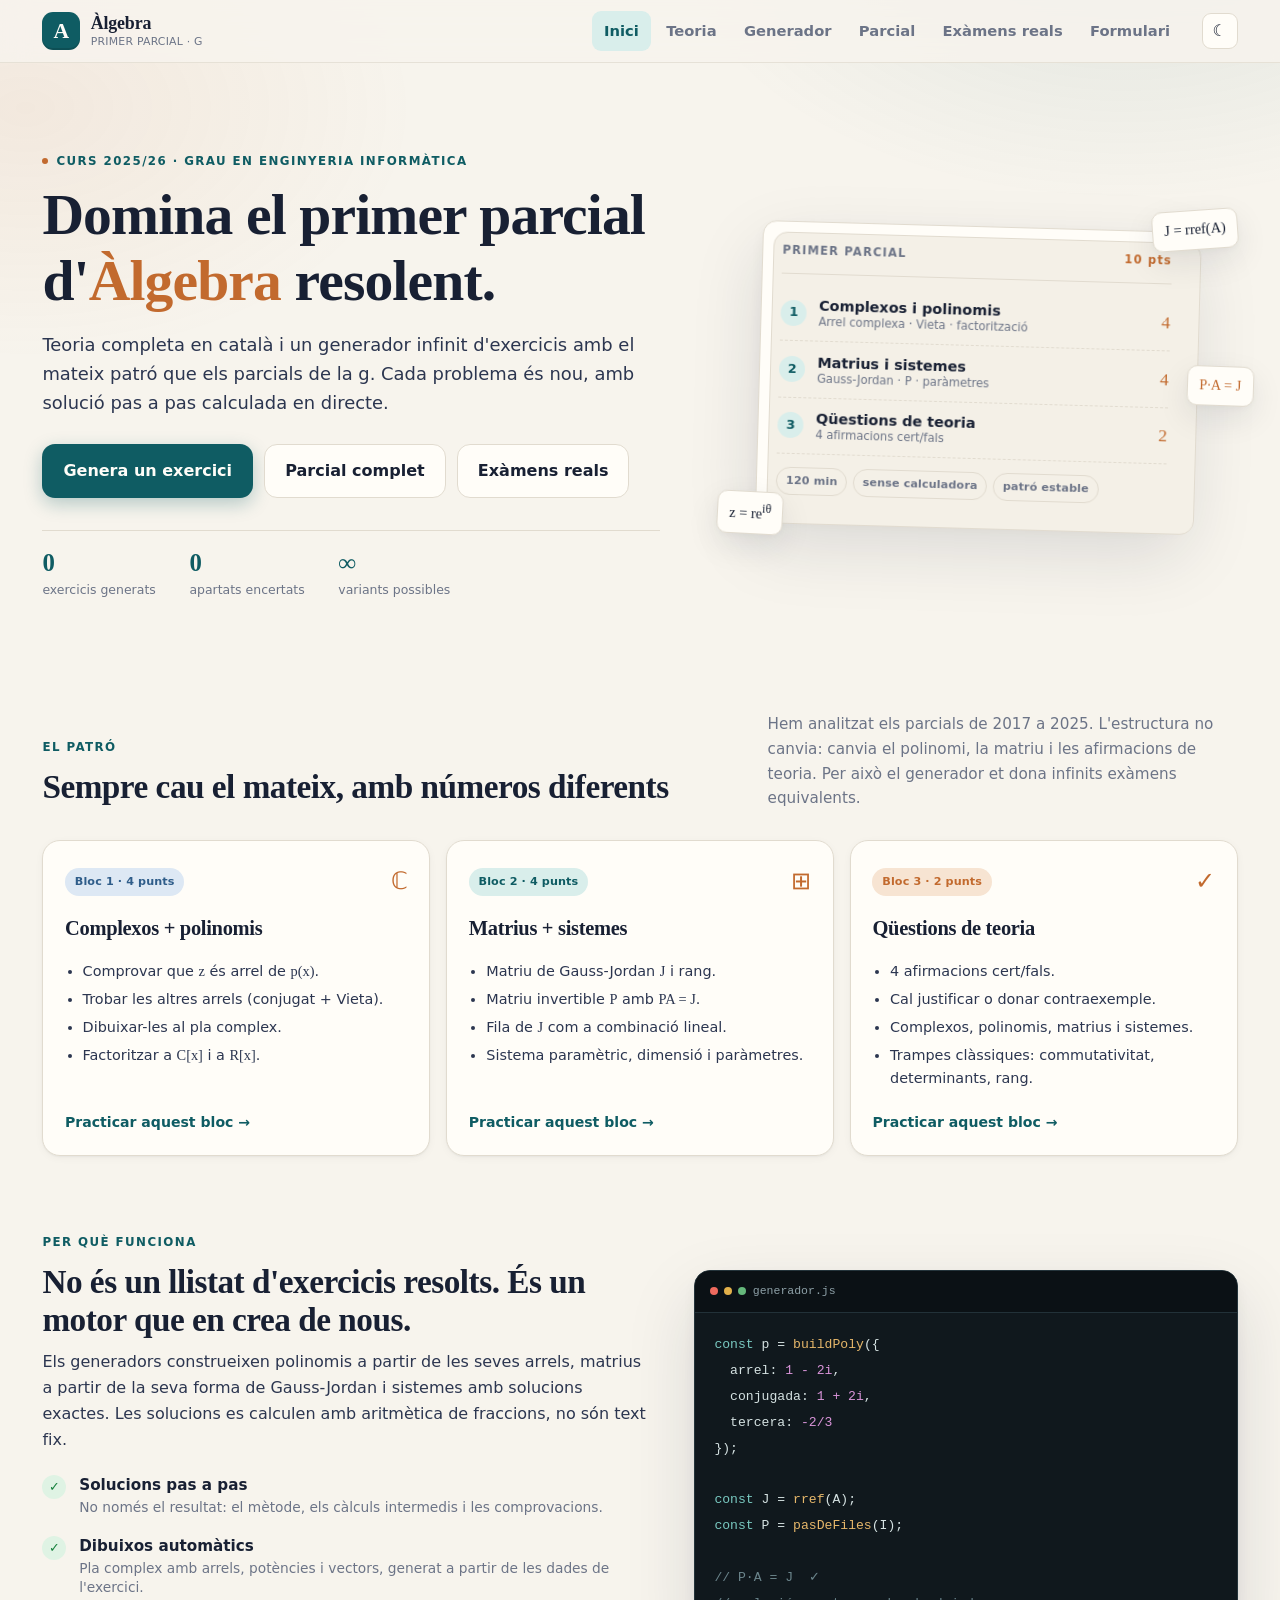
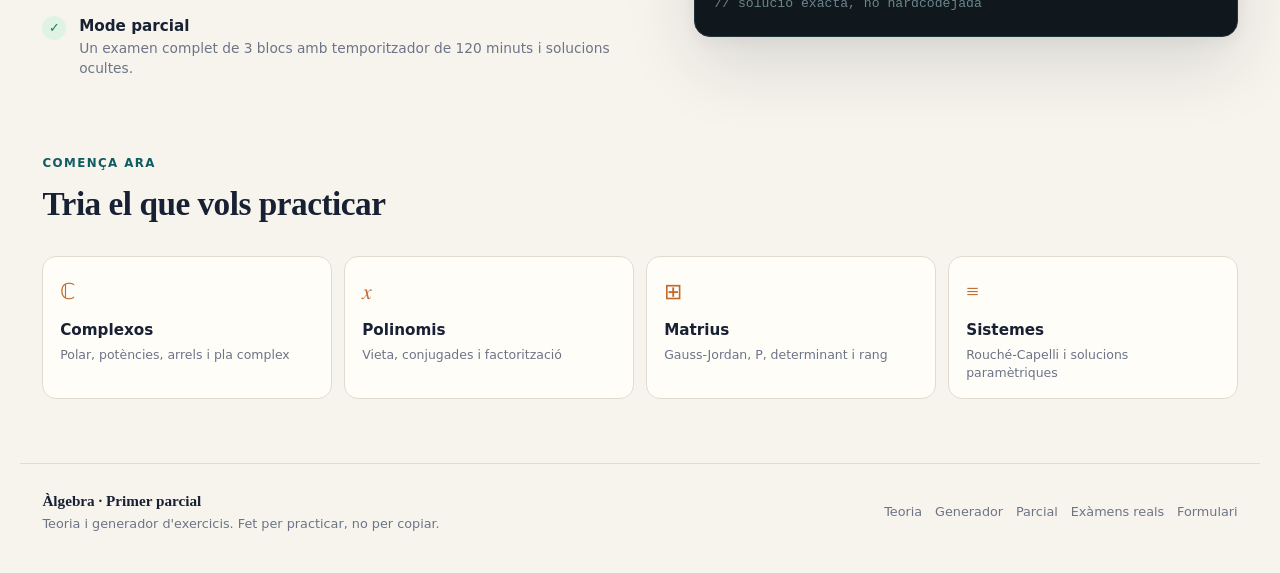
<file: index.html>
<!DOCTYPE html>
<html lang="ca">
<head>
  <meta charset="UTF-8" />
  <meta name="viewport" content="width=device-width, initial-scale=1.0" />
  <meta name="description" content="Àlgebra · Primer parcial g: teoria completa i generador automàtic d'exercicis de complexos, polinomis, matrius i sistemes." />
  <title>Àlgebra · Primer Parcial — Teoria i generador</title>
  <link rel="stylesheet" href="assets/css/styles.css" />
</head>
<body>
  <a class="skip-link" href="#main">Salta al contingut</a>

  <header class="topbar">
    <div class="topbar-inner">
      <a class="brand" href="#inici" data-view-link="inici" aria-label="Inici">
        <span class="brand-mark">A</span>
        <span class="brand-text">
          <strong>Àlgebra</strong>
          <small>Primer parcial · g</small>
        </span>
      </a>

      <nav class="main-nav" aria-label="Navegació principal">
        <button class="nav-link" data-view="inici">Inici</button>
        <button class="nav-link" data-view="teoria">Teoria</button>
        <button class="nav-link" data-view="generador">Generador</button>
        <button class="nav-link" data-view="examen">Parcial</button>
        <button class="nav-link" data-view="anteriors">Exàmens reals</button>
        <button class="nav-link" data-view="formulari">Formulari</button>
      </nav>

      <div class="topbar-actions">
        <button class="icon-btn" id="theme-toggle" title="Canviar tema" aria-label="Canviar tema">
          <span class="theme-icon">◐</span>
        </button>
      </div>
    </div>
  </header>

  <main id="main">
    <!-- ============================= INICI ============================= -->
    <section class="view" id="view-inici">
      <div class="hero">
        <div class="hero-copy">
          <div class="eyebrow"><span class="dot"></span> Curs 2025/26 · Grau en Enginyeria Informàtica</div>
          <h1>Domina el primer parcial d'<span class="accent">Àlgebra</span> resolent.</h1>
          <p class="hero-sub">Teoria completa en català i un generador infinit d'exercicis amb el mateix patró que els parcials de la g. Cada problema és nou, amb solució pas a pas calculada en directe.</p>
          <div class="hero-cta">
            <button class="btn primary lg" data-go="generador" data-topic="matrius">Genera un exercici</button>
            <button class="btn ghost lg" data-go="examen">Parcial complet</button>
            <button class="btn ghost lg" data-go="anteriors">Exàmens reals</button>
          </div>
          <div class="hero-stats">
            <div><strong id="stat-generated">0</strong><span>exercicis generats</span></div>
            <div><strong data-progress>0</strong><span>apartats encertats</span></div>
            <div><strong>∞</strong><span>variants possibles</span></div>
          </div>
        </div>

        <div class="hero-visual" aria-hidden="true">
          <div class="paper-card">
            <div class="paper-head">
              <span>PRIMER PARCIAL</span>
              <span class="paper-score">10 pts</span>
            </div>
            <div class="paper-line"><span class="num">1</span><div><strong>Complexos i polinomis</strong><small>Arrel complexa · Vieta · factorització</small></div><span class="pts">4</span></div>
            <div class="paper-line"><span class="num">2</span><div><strong>Matrius i sistemes</strong><small>Gauss-Jordan · P · paràmetres</small></div><span class="pts">4</span></div>
            <div class="paper-line"><span class="num">3</span><div><strong>Qüestions de teoria</strong><small>4 afirmacions cert/fals</small></div><span class="pts">2</span></div>
            <div class="paper-foot">
              <span class="tag">120 min</span><span class="tag">sense calculadora</span><span class="tag">patró estable</span>
            </div>
          </div>
          <div class="float-chip chip-a">J = rref(A)</div>
          <div class="float-chip chip-b">z = re<sup>iθ</sup></div>
          <div class="float-chip chip-c">P·A = J</div>
        </div>
      </div>

      <div class="section-head">
        <div>
          <div class="eyebrow">El patró</div>
          <h2>Sempre cau el mateix, amb números diferents</h2>
        </div>
        <p>Hem analitzat els parcials de 2017 a 2025. L'estructura no canvia: canvia el polinomi, la matriu i les afirmacions de teoria. Per això el generador et dona infinits exàmens equivalents.</p>
      </div>

      <div class="pattern-grid">
        <article class="pattern-card">
          <div class="pattern-top"><span class="tag blue">Bloc 1 · 4 punts</span><span class="pattern-icon">ℂ</span></div>
          <h3>Complexos + polinomis</h3>
          <ul>
            <li>Comprovar que <span class="math">z</span> és arrel de <span class="math">p(x)</span>.</li>
            <li>Trobar les altres arrels (conjugat + Vieta).</li>
            <li>Dibuixar-les al pla complex.</li>
            <li>Factoritzar a <span class="math">C[x]</span> i a <span class="math">R[x]</span>.</li>
          </ul>
          <button class="link-btn" data-go="generador" data-topic="polinomis">Practicar aquest bloc →</button>
        </article>

        <article class="pattern-card">
          <div class="pattern-top"><span class="tag teal">Bloc 2 · 4 punts</span><span class="pattern-icon">⊞</span></div>
          <h3>Matrius + sistemes</h3>
          <ul>
            <li>Matriu de Gauss-Jordan <span class="math">J</span> i rang.</li>
            <li>Matriu invertible <span class="math">P</span> amb <span class="math">PA = J</span>.</li>
            <li>Fila de <span class="math">J</span> com a combinació lineal.</li>
            <li>Sistema paramètric, dimensió i paràmetres.</li>
          </ul>
          <button class="link-btn" data-go="generador" data-topic="matrius">Practicar aquest bloc →</button>
        </article>

        <article class="pattern-card">
          <div class="pattern-top"><span class="tag amber">Bloc 3 · 2 punts</span><span class="pattern-icon">✓</span></div>
          <h3>Qüestions de teoria</h3>
          <ul>
            <li>4 afirmacions cert/fals.</li>
            <li>Cal justificar o donar contraexemple.</li>
            <li>Complexos, polinomis, matrius i sistemes.</li>
            <li>Trampes clàssiques: commutativitat, determinants, rang.</li>
          </ul>
          <button class="link-btn" data-go="generador" data-topic="qüestions">Practicar aquest bloc →</button>
        </article>
      </div>

      <div class="split-feature">
        <div class="feature-copy">
          <div class="eyebrow">Per què funciona</div>
          <h2>No és un llistat d'exercicis resolts. És un motor que en crea de nous.</h2>
          <p>Els generadors construeixen polinomis a partir de les seves arrels, matrius a partir de la seva forma de Gauss-Jordan i sistemes amb solucions exactes. Les solucions es calculen amb aritmètica de fraccions, no són text fix.</p>
          <div class="feature-list">
            <div><span class="check">✓</span><div><strong>Solucions pas a pas</strong><small>No només el resultat: el mètode, els càlculs intermedis i les comprovacions.</small></div></div>
            <div><span class="check">✓</span><div><strong>Dibuixos automàtics</strong><small>Pla complex amb arrels, potències i vectors, generat a partir de les dades de l'exercici.</small></div></div>
            <div><span class="check">✓</span><div><strong>Mode parcial</strong><small>Un examen complet de 3 blocs amb temporitzador de 120 minuts i solucions ocultes.</small></div></div>
          </div>
        </div>
        <div class="code-card" aria-hidden="true">
          <div class="code-head"><span class="dot red"></span><span class="dot amber"></span><span class="dot green"></span><span>generador.js</span></div>
          <pre><code><span class="c-key">const</span> p = <span class="c-fn">buildPoly</span>({
  arrel: <span class="c-num">1 - 2i</span>,
  conjugada: <span class="c-num">1 + 2i</span>,
  tercera: <span class="c-num">-2/3</span>
});

<span class="c-key">const</span> J = <span class="c-fn">rref</span>(A);
<span class="c-key">const</span> P = <span class="c-fn">pasDeFiles</span>(I);

<span class="c-com">// P·A = J  ✓</span>
<span class="c-com">// solució exacta, no hardcodejada</span></code></pre>
        </div>
      </div>

      <div class="section-head compact">
        <div>
          <div class="eyebrow">Comença ara</div>
          <h2>Tria el que vols practicar</h2>
        </div>
      </div>
      <div class="quick-grid">
        <button class="quick-card" data-go="teoria" data-theory="complexos"><span class="quick-icon">ℂ</span><strong>Complexos</strong><small>Polar, potències, arrels i pla complex</small></button>
        <button class="quick-card" data-go="teoria" data-theory="polinomis"><span class="quick-icon">𝑥</span><strong>Polinomis</strong><small>Vieta, conjugades i factorització</small></button>
        <button class="quick-card" data-go="teoria" data-theory="matrius"><span class="quick-icon">⊞</span><strong>Matrius</strong><small>Gauss-Jordan, P, determinant i rang</small></button>
        <button class="quick-card" data-go="teoria" data-theory="sistemes"><span class="quick-icon">≡</span><strong>Sistemes</strong><small>Rouché-Capelli i solucions paramètriques</small></button>
      </div>
    </section>

    <!-- ============================= TEORIA ============================= -->
    <section class="view" id="view-teoria" hidden>
      <div class="page-head">
        <div>
          <div class="eyebrow">Teoria completa</div>
          <h1>Tot el que necessites, explicat per fer-lo servir</h1>
          <p>Definicions, fórmules, exemples resolts i estratègies d'examen. Els exercicis per practicar són a la secció Generador.</p>
        </div>
        <button class="btn primary" data-go="generador" data-topic="complexos">Anar al generador</button>
      </div>

      <div class="theory-layout">
        <aside class="theory-sidebar" aria-label="Temes de teoria">
          <button class="theory-tab active" data-theory="complexos"><span>01</span> Nombres complexos</button>
          <button class="theory-tab" data-theory="polinomis"><span>02</span> Polinomis</button>
          <button class="theory-tab" data-theory="matrius"><span>03</span> Matrius i Gauss-Jordan</button>
          <button class="theory-tab" data-theory="sistemes"><span>04</span> Sistemes lineals</button>
          <button class="theory-tab" data-theory="teoria"><span>05</span> Cert o fals</button>
          <button class="theory-tab" data-theory="estrategia"><span>06</span> Estratègia d'examen</button>
        </aside>
        <article class="theory-article" id="theory-article"></article>
      </div>
    </section>

    <!-- ============================= GENERADOR ============================= -->
    <section class="view" id="view-generador" hidden>
      <div class="page-head">
        <div>
          <div class="eyebrow">Generador automàtic</div>
          <h1>Un exercici nou cada vegada</h1>
          <p>Tria un bloc, resol cada apartat i escriu la resposta: et diem si és correcta. Si t'encalles, obre només la solució d'aquell apartat.</p>
        </div>
        <div class="page-head-actions">
          <span class="progress-pill">Encerts: <strong data-progress>0</strong> apartats · <strong data-progress="pct">—</strong></span>
          <button class="btn ghost" id="btn-new-exercise">↻ Nou exercici</button>
        </div>
      </div>

      <div class="generator-tabs" role="tablist">
        <button class="gen-tab active" data-topic="complexos" role="tab">Complexos</button>
        <button class="gen-tab" data-topic="polinomis" role="tab">Polinomis</button>
        <button class="gen-tab" data-topic="matrius" role="tab">Matrius i sistemes</button>
        <button class="gen-tab" data-topic="qüestions" role="tab">Cert o fals</button>
      </div>

      <div class="gen-toolbar" id="gen-toolbar">
        <div class="mode-group" id="complex-modes">
          <span class="toolbar-label">Tipus:</span>
          <button class="mode-chip active" data-mode="polar">Polar i potències</button>
          <button class="mode-chip" data-mode="roots">Arrels n-èsimes</button>
          <button class="mode-chip" data-mode="operations">Operacions</button>
        </div>
        <div class="mode-group" id="matrix-modes" hidden>
          <span class="toolbar-label">Sistema:</span>
          <button class="mode-chip active" data-mode="mixed">Aleatori (numèric / paràmetre)</button>
          <button class="mode-chip" data-mode="numeric">Numèric</button>
          <button class="mode-chip" data-mode="param">Amb paràmetre b</button>
        </div>
        <div class="mode-group" id="quiz-modes" hidden>
          <span class="toolbar-label">Tema:</span>
          <button class="mode-chip active" data-mode="all">Tot</button>
          <button class="mode-chip" data-mode="complexos">Complexos</button>
          <button class="mode-chip" data-mode="polinomis">Polinomis</button>
          <button class="mode-chip" data-mode="matrius">Matrius</button>
        </div>
      </div>

      <div class="gen-panel" id="generator-exercise">
        <div class="exercise-head">
          <div><span class="exercise-badge" id="exercise-badge">Complexos</span><span class="exercise-title-text" id="exercise-title"></span></div>
          <div class="exercise-tools">
            <button class="btn small ghost" id="btn-toggle-solution">Mostra tota la solució</button>
            <button class="btn small primary" id="btn-another">Un altre</button>
          </div>
        </div>
        <div class="exercise-body">
          <div class="exercise-statement" id="exercise-statement"></div>
          <div class="exercise-plot" id="exercise-plot" hidden>
            <canvas id="complex-canvas" height="340" data-plot="complex"></canvas>
            <div class="plot-legend" id="plot-legend"></div>
          </div>
          <div class="exercise-solution" id="exercise-solution" hidden></div>
        </div>
      </div>

      <div class="gen-panel" id="generator-quiz" hidden>
        <div class="exercise-head">
          <div><span class="exercise-badge amber">Teoria</span><span class="exercise-title-text">4 afirmacions · cert o fals</span></div>
          <div class="exercise-tools">
            <button class="btn small ghost" id="btn-reveal-quiz">Mostra solucions</button>
            <button class="btn small primary" id="btn-new-quiz">Noves qüestions</button>
          </div>
        </div>
        <div class="quiz-list" id="quiz-list"></div>
      </div>

      <div class="tip wide">
        <strong>Consell:</strong> intenta resoldre l'exercici en paper abans de mirar la solució. Si t'encalles, obre la solució només del primer apartat i torna-ho a provar.
      </div>
    </section>

    <!-- ============================= EXAMEN ============================= -->
    <section class="view" id="view-examen" hidden>
      <div class="page-head exam-page-head">
        <div>
          <div class="eyebrow">Simulador de parcial</div>
          <h1>Parcial complet de 120 minuts</h1>
          <p>Mateixa estructura, mateixa puntuació, temps real. Escriu les respostes de cada apartat i, quan acabis, prem «Entrega i corregeix» per obtenir la nota.</p>
        </div>
        <div class="exam-controls">
          <div class="timer" id="exam-timer" title="Temporitzador">
            <span class="timer-label">Temps</span>
            <span class="timer-value" id="timer-value">120:00</span>
            <button class="icon-btn" id="timer-toggle" aria-label="Iniciar temporitzador">▶</button>
            <button class="icon-btn" id="timer-reset" aria-label="Reiniciar temporitzador">↺</button>
          </div>
          <button class="btn ghost" id="btn-new-exam">↻ Nou parcial</button>
          <button class="btn ghost" id="btn-print-exam">Imprimeix</button>
          <button class="btn ghost" id="btn-show-exam-solutions">Mostra solucions</button>
          <button class="btn primary" id="btn-deliver-exam">Entrega i corregeix</button>
        </div>
      </div>
      <div class="exam-grade" id="exam-grade" hidden></div>

      <div class="exam-paper" id="exam-paper"></div>
      <div class="exam-solutions" id="exam-solutions" hidden></div>
    </section>

    <!-- ============================= EXÀMENS REALS ============================= -->
    <section class="view" id="view-anteriors" hidden>
      <div class="page-head">
        <div>
          <div class="eyebrow">Arxiu</div>
          <h1>Exàmens reals d'anys anteriors</h1>
          <p>Els enunciats originals dels primers parcials de 2017 a 2025, amb la solució de cada exercici. Les parts de matrius i sistemes es calculen amb aritmètica exacta.</p>
        </div>
        <button class="btn primary" data-go="examen">Fes un simulacre</button>
      </div>
      <div class="gen-toolbar">
        <div class="mode-group" id="past-years">
          <span class="toolbar-label">Curs:</span>
        </div>
      </div>
      <div class="exam-paper" id="past-paper"></div>
    </section>

    <!-- ============================= FORMULARI ============================= -->
    <section class="view" id="view-formulari" hidden>
      <div class="page-head">
        <div>
          <div class="eyebrow">Formulari</div>
          <h1>Les fórmules, en una pàgina</h1>
          <p>Consulta ràpida per a complexos, polinomis, matrius i sistemes. Inclou la taula dels 16 angles privilegiats.</p>
        </div>
        <button class="btn primary" data-go="generador" data-topic="complexos">Practicar</button>
      </div>

      <div class="formulari-layout">
        <section class="formula-section">
          <div class="formula-section-head"><span class="formula-num">01</span><h2>Els 16 angles privilegiats</h2></div>
          <p>Si l'argument és un d'aquests, la conversió polar-cartesiana és exacta. Val la pena memoritzar-los.</p>
          <div class="angle-layout">
            <div class="angle-table-wrap" id="angle-table"></div>
            <div class="angle-visual">
              <canvas id="angle-canvas" height="300" data-plot="angle"></canvas>
              <div class="angle-buttons" id="angle-buttons"></div>
            </div>
          </div>
        </section>

        <section class="formula-section">
          <div class="formula-section-head"><span class="formula-num">02</span><h2>Nombres complexos</h2></div>
          <div class="formula-grid">
            <div class="formula"><span class="formula-title">Forma binòmica</span><span class="math">z = a + bi</span><p><span class="math">a = Re(z)</span>, <span class="math">b = Im(z)</span>.</p></div>
            <div class="formula"><span class="formula-title">Forma polar</span><span class="math">z = r(cos θ + i sin θ) = re<sup>iθ</sup></span><p><span class="math">r = |z|</span>, <span class="math">θ = arg(z)</span>.</p></div>
            <div class="formula"><span class="formula-title">Mòdul</span><span class="math">|z| = √(a<sup>2</sup>+b<sup>2</sup>)</span></div>
            <div class="formula"><span class="formula-title">Argument</span><span class="math">tan θ = b/a</span><p>Ajusta el quadrant!</p></div>
            <div class="formula"><span class="formula-title">Conjugat</span><span class="math">z̄ = a − bi</span><p><span class="math">z·z̄ = |z|<sup>2</sup></span>.</p></div>
            <div class="formula"><span class="formula-title">Invers</span><span class="math">z<sup>−1</sup> = z̄/|z|<sup>2</sup></span></div>
            <div class="formula"><span class="formula-title">Producte polar</span><span class="math">r<sub>1</sub>r<sub>2</sub>e<sup>i(θ<sub>1</sub>+θ<sub>2</sub>)</sup></span></div>
            <div class="formula"><span class="formula-title">Quocient polar</span><span class="math">(r<sub>1</sub>/r<sub>2</sub>)e<sup>i(θ<sub>1</sub>−θ<sub>2</sub>)</sup></span></div>
            <div class="formula"><span class="formula-title">De Moivre</span><span class="math">z<sup>n</sup> = r<sup>n</sup>e<sup>inθ</sup></span></div>
            <div class="formula"><span class="formula-title">Arrels n-èsimes</span><span class="math">ρ<sup>1/n</sup>e<sup>i(φ+2πk)/n</sup></span><p><span class="math">k = 0,…,n−1</span>.</p></div>
          </div>
        </section>

        <section class="formula-section">
          <div class="formula-section-head"><span class="formula-num">03</span><h2>Polinomis i factorització</h2></div>
          <div class="formula-grid">
            <div class="formula"><span class="formula-title">Teorema fonamental</span><span class="math">p(x) = a<sub>n</sub>∏(x−r<sub>i</sub>)</span><p>Grau <span class="math">n</span> → <span class="math">n</span> arrels complexes.</p></div>
            <div class="formula"><span class="formula-title">Teorema del factor</span><span class="math">p(r)=0 ⇔ (x−r) | p(x)</span></div>
            <div class="formula"><span class="formula-title">Conjugades</span><span class="math">p∈R[x], p(z)=0 ⇒ p(z̄)=0</span></div>
            <div class="formula"><span class="formula-title">Factor conjugat</span><span class="math">(x−z)(x−z̄) = x<sup>2</sup>−2ax+a<sup>2</sup>+b<sup>2</sup></span></div>
            <div class="formula"><span class="formula-title">Vieta grau 3</span><span class="math">Σr<sub>i</sub> = −b/a</span><p><span class="math">r<sub>1</sub>r<sub>2</sub>r<sub>3</sub> = −d/a</span>.</p></div>
            <div class="formula"><span class="formula-title">Irreductibles R[x]</span><span class="math">grau 1 o grau 2 amb Δ&lt;0</span></div>
          </div>
        </section>

        <section class="formula-section">
          <div class="formula-section-head"><span class="formula-num">04</span><h2>Matrius i determinants</h2></div>
          <div class="formula-grid">
            <div class="formula"><span class="formula-title">Producte</span><span class="math">(AB)<sub>ij</sub> = Σ<sub>k</sub>a<sub>ik</sub>b<sub>kj</sub></span></div>
            <div class="formula"><span class="formula-title">Transposada</span><span class="math">(AB)<sup>t</sup> = B<sup>t</sup>A<sup>t</sup></span></div>
            <div class="formula"><span class="formula-title">Det. 2×2</span><span class="math">|A| = ad − bc</span></div>
            <div class="formula"><span class="formula-title">Det. producte</span><span class="math">det(AB) = det(A)det(B)</span></div>
            <div class="formula"><span class="formula-title">Escalar</span><span class="math">det(kA) = k<sup>n</sup>det(A)</span></div>
            <div class="formula"><span class="formula-title">Inversa 2×2</span><span class="math">A<sup>−1</sup> = (1/det A) [[d,−b],[−c,a]]</span></div>
            <div class="formula"><span class="formula-title">Invertible</span><span class="math">det(A) ≠ 0 ⇔ rang(A)=n</span></div>
            <div class="formula"><span class="formula-title">Rang</span><span class="math">nombre de pivots de J</span></div>
          </div>
        </section>

        <section class="formula-section">
          <div class="formula-section-head"><span class="formula-num">05</span><h2>Sistemes lineals</h2></div>
          <div class="formula-grid">
            <div class="formula"><span class="formula-title">Forma matricial</span><span class="math">AX = B</span></div>
            <div class="formula"><span class="formula-title">Incompatible</span><span class="math">rang(A) ≠ rang(A|B)</span></div>
            <div class="formula"><span class="formula-title">SCD</span><span class="math">rang(A)=rang(A|B)=n</span></div>
            <div class="formula"><span class="formula-title">SCI</span><span class="math">rang(A)=rang(A|B)&lt;n</span><p><span class="math">n−rang(A)</span> graus de llibertat.</p></div>
            <div class="formula"><span class="formula-title">Solució</span><span class="math">X = X<sub>p</sub> + λ<sub>1</sub>v<sub>1</sub>+…</span></div>
            <div class="formula"><span class="formula-title">Matriu P</span><span class="math">PA = J</span><p>Mateixes operacions aplicades a <span class="math">I</span>.</p></div>
          </div>
        </section>
      </div>
    </section>
  </main>

  <footer class="site-footer">
    <div>
      <strong>Àlgebra · Primer parcial</strong>
      <span>Teoria i generador d'exercicis. Fet per practicar, no per copiar.</span>
    </div>
    <div class="footer-links">
      <button data-view="teoria">Teoria</button>
      <button data-view="generador">Generador</button>
      <button data-view="examen">Parcial</button>
      <button data-view="anteriors">Exàmens reals</button>
      <button data-view="formulari">Formulari</button>
    </div>
  </footer>

  <script src="assets/js/core/fraction.js"></script>
  <script src="assets/js/core/complex.js"></script>
  <script src="assets/js/core/matrix.js"></script>
  <script src="assets/js/core/format.js"></script>
  <script src="assets/js/core/expr.js"></script>
  <script src="assets/js/generators/random.js"></script>
  <script src="assets/js/generators/complex.js"></script>
  <script src="assets/js/generators/poly.js"></script>
  <script src="assets/js/generators/matrix.js"></script>
  <script src="assets/js/generators/theory.js"></script>
  <script src="assets/js/generators/exam.js"></script>
  <script src="assets/js/data/past-exams.js"></script>
  <script src="assets/js/ui/theory-content.js"></script>
  <script src="assets/js/ui/plots.js"></script>
  <script src="assets/js/ui/practice.js"></script>
  <script src="assets/js/ui/practice-specs.js"></script>
  <script src="assets/js/ui/app.js"></script>
</body>
</html>
</file>
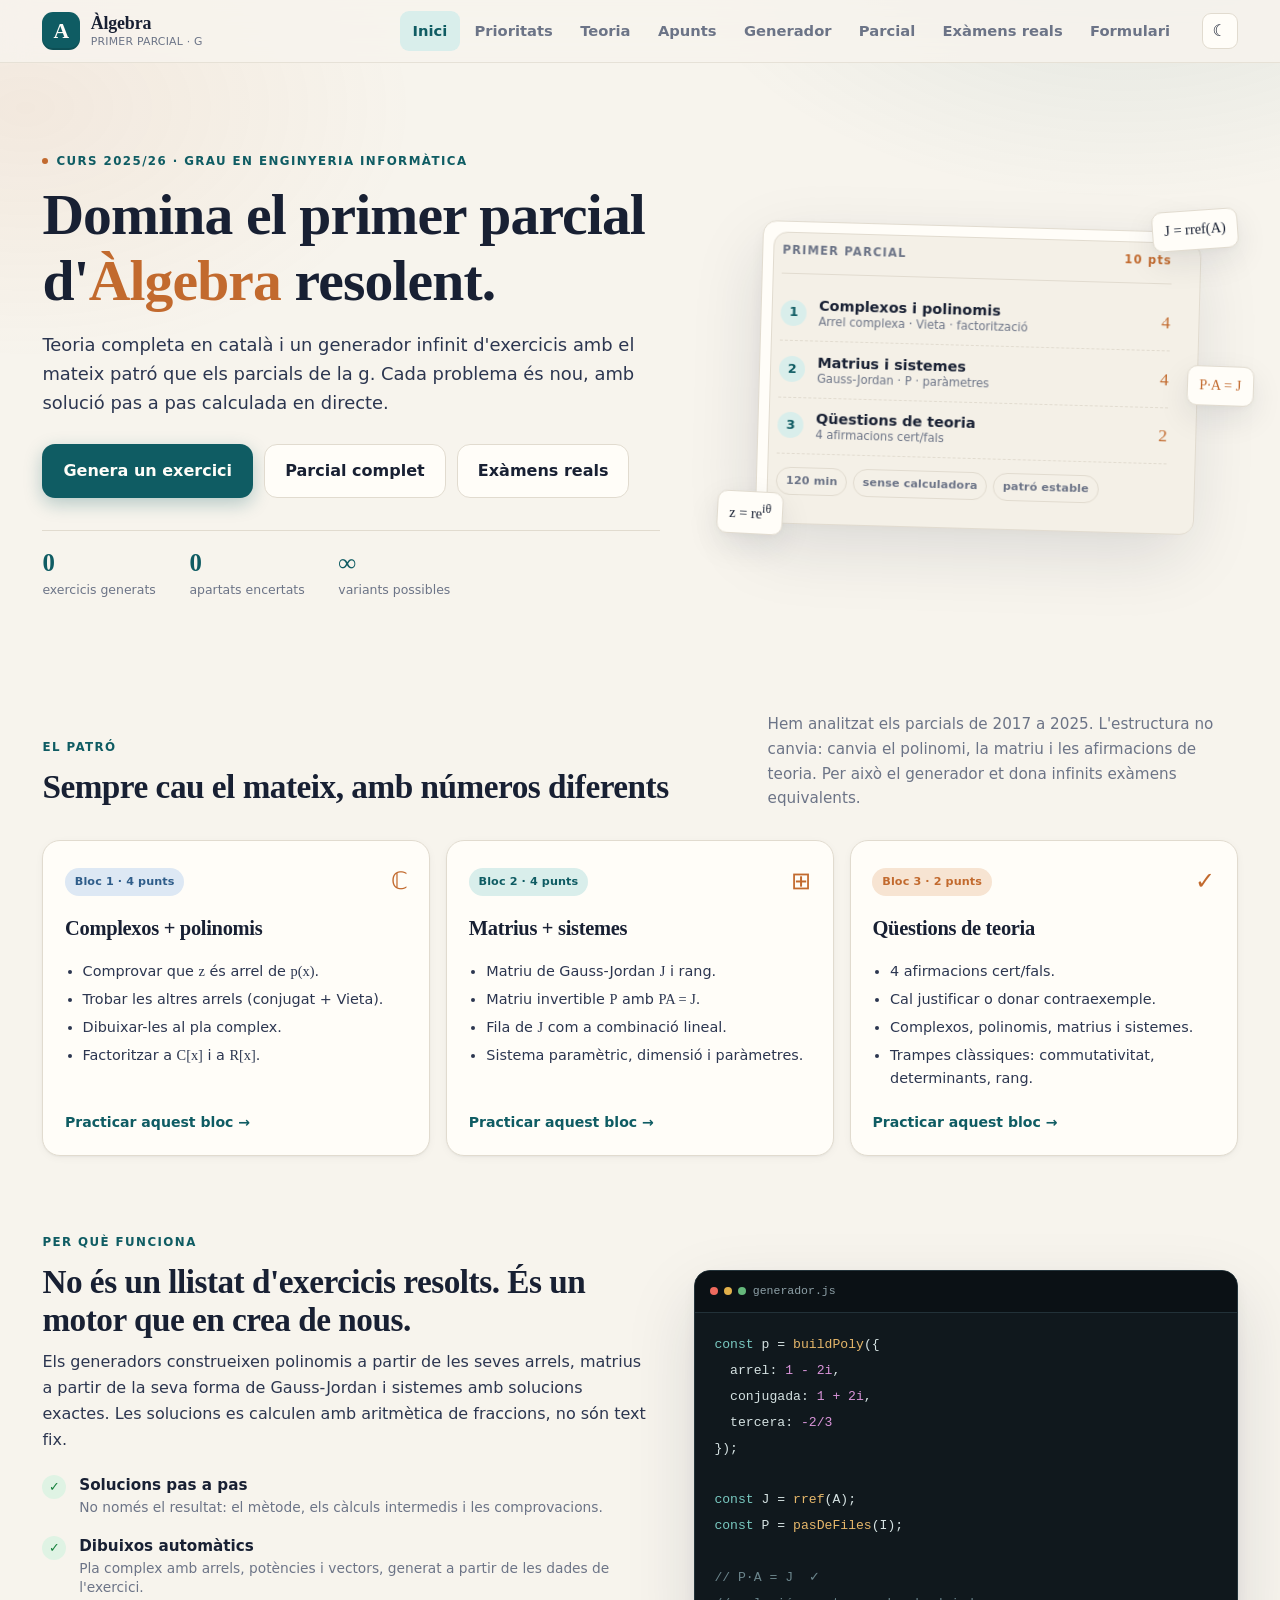
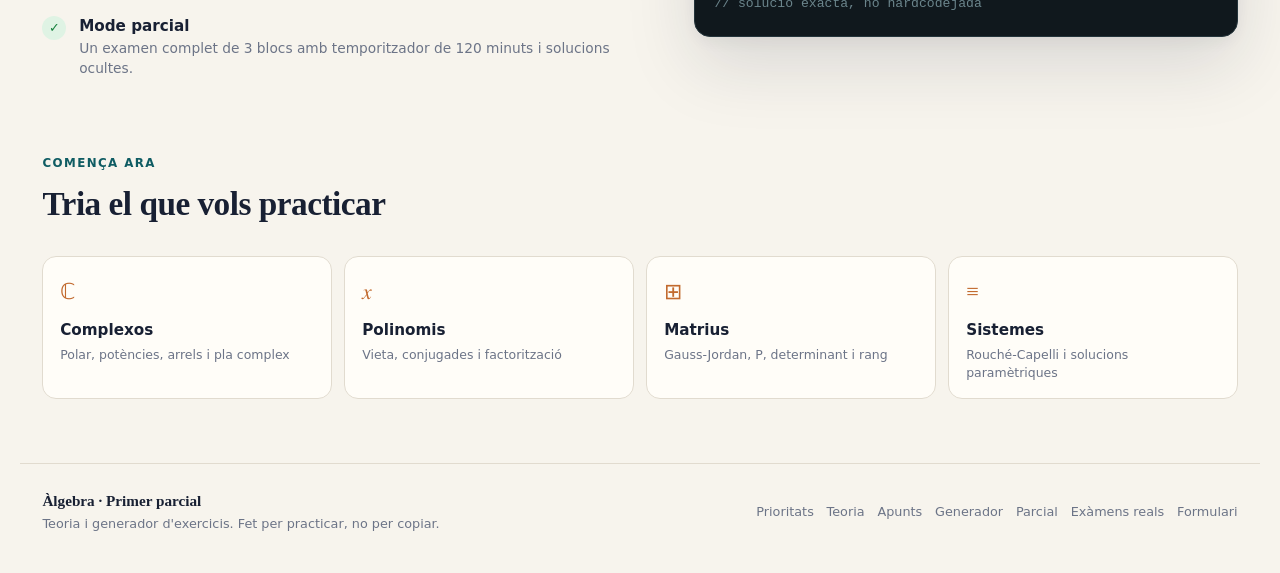
<file: v2/index.html>
<!DOCTYPE html>
<html lang="ca">
<head>
  <meta charset="UTF-8" />
  <meta name="viewport" content="width=device-width, initial-scale=1.0" />
  <meta name="description" content="Àlgebra · Primer parcial g: teoria completa i generador automàtic d'exercicis de complexos, polinomis, matrius i sistemes." />
  <title>Àlgebra · Primer Parcial — Teoria i generador</title>
  <link rel="stylesheet" href="assets/css/styles.css" />
</head>
<body>
  <a class="skip-link" href="#main">Salta al contingut</a>

  <header class="topbar">
    <div class="topbar-inner">
      <a class="brand" href="#inici" data-view-link="inici" aria-label="Inici">
        <span class="brand-mark">A</span>
        <span class="brand-text">
          <strong>Àlgebra</strong>
          <small>Primer parcial · g</small>
        </span>
      </a>

      <nav class="main-nav" aria-label="Navegació principal">
        <button class="nav-link" data-view="inici">Inici</button>
        <button class="nav-link" data-view="prioritats">Prioritats</button>
        <button class="nav-link" data-view="teoria">Teoria</button>
        <button class="nav-link" data-view="apunts">Apunts</button>
        <button class="nav-link" data-view="generador">Generador</button>
        <button class="nav-link" data-view="examen">Parcial</button>
        <button class="nav-link" data-view="anteriors">Exàmens reals</button>
        <button class="nav-link" data-view="formulari">Formulari</button>
      </nav>

      <div class="topbar-actions">
        <button class="icon-btn" id="theme-toggle" title="Canviar tema" aria-label="Canviar tema">
          <span class="theme-icon">◐</span>
        </button>
      </div>
    </div>
  </header>

  <main id="main">
    <!-- ============================= INICI ============================= -->
    <section class="view" id="view-inici">
      <div class="hero">
        <div class="hero-copy">
          <div class="eyebrow"><span class="dot"></span> Curs 2025/26 · Grau en Enginyeria Informàtica</div>
          <h1>Domina el primer parcial d'<span class="accent">Àlgebra</span> resolent.</h1>
          <p class="hero-sub">Teoria completa en català i un generador infinit d'exercicis amb el mateix patró que els parcials de la g. Cada problema és nou, amb solució pas a pas calculada en directe.</p>
          <div class="hero-cta">
            <button class="btn primary lg" data-go="generador" data-topic="matrius">Genera un exercici</button>
            <button class="btn ghost lg" data-go="examen">Parcial complet</button>
            <button class="btn ghost lg" data-go="anteriors">Exàmens reals</button>
          </div>
          <div class="hero-stats">
            <div><strong id="stat-generated">0</strong><span>exercicis generats</span></div>
            <div><strong data-progress>0</strong><span>apartats encertats</span></div>
            <div><strong>∞</strong><span>variants possibles</span></div>
          </div>
        </div>

        <div class="hero-visual" aria-hidden="true">
          <div class="paper-card">
            <div class="paper-head">
              <span>PRIMER PARCIAL</span>
              <span class="paper-score">10 pts</span>
            </div>
            <div class="paper-line"><span class="num">1</span><div><strong>Complexos i polinomis</strong><small>Arrel complexa · Vieta · factorització</small></div><span class="pts">4</span></div>
            <div class="paper-line"><span class="num">2</span><div><strong>Matrius i sistemes</strong><small>Gauss-Jordan · P · paràmetres</small></div><span class="pts">4</span></div>
            <div class="paper-line"><span class="num">3</span><div><strong>Qüestions de teoria</strong><small>4 afirmacions cert/fals</small></div><span class="pts">2</span></div>
            <div class="paper-foot">
              <span class="tag">120 min</span><span class="tag">sense calculadora</span><span class="tag">patró estable</span>
            </div>
          </div>
          <div class="float-chip chip-a">J = rref(A)</div>
          <div class="float-chip chip-b">z = re<sup>iθ</sup></div>
          <div class="float-chip chip-c">P·A = J</div>
        </div>
      </div>

      <div class="section-head">
        <div>
          <div class="eyebrow">El patró</div>
          <h2>Sempre cau el mateix, amb números diferents</h2>
        </div>
        <p>Hem analitzat els parcials de 2017 a 2025. L'estructura no canvia: canvia el polinomi, la matriu i les afirmacions de teoria. Per això el generador et dona infinits exàmens equivalents.</p>
      </div>

      <div class="pattern-grid">
        <article class="pattern-card">
          <div class="pattern-top"><span class="tag blue">Bloc 1 · 4 punts</span><span class="pattern-icon">ℂ</span></div>
          <h3>Complexos + polinomis</h3>
          <ul>
            <li>Comprovar que <span class="math">z</span> és arrel de <span class="math">p(x)</span>.</li>
            <li>Trobar les altres arrels (conjugat + Vieta).</li>
            <li>Dibuixar-les al pla complex.</li>
            <li>Factoritzar a <span class="math">C[x]</span> i a <span class="math">R[x]</span>.</li>
          </ul>
          <button class="link-btn" data-go="generador" data-topic="polinomis">Practicar aquest bloc →</button>
        </article>

        <article class="pattern-card">
          <div class="pattern-top"><span class="tag teal">Bloc 2 · 4 punts</span><span class="pattern-icon">⊞</span></div>
          <h3>Matrius + sistemes</h3>
          <ul>
            <li>Matriu de Gauss-Jordan <span class="math">J</span> i rang.</li>
            <li>Matriu invertible <span class="math">P</span> amb <span class="math">PA = J</span>.</li>
            <li>Fila de <span class="math">J</span> com a combinació lineal.</li>
            <li>Sistema paramètric, dimensió i paràmetres.</li>
          </ul>
          <button class="link-btn" data-go="generador" data-topic="matrius">Practicar aquest bloc →</button>
        </article>

        <article class="pattern-card">
          <div class="pattern-top"><span class="tag amber">Bloc 3 · 2 punts</span><span class="pattern-icon">✓</span></div>
          <h3>Qüestions de teoria</h3>
          <ul>
            <li>4 afirmacions cert/fals.</li>
            <li>Cal justificar o donar contraexemple.</li>
            <li>Complexos, polinomis, matrius i sistemes.</li>
            <li>Trampes clàssiques: commutativitat, determinants, rang.</li>
          </ul>
          <button class="link-btn" data-go="generador" data-topic="qüestions">Practicar aquest bloc →</button>
        </article>
      </div>

      <div class="split-feature">
        <div class="feature-copy">
          <div class="eyebrow">Per què funciona</div>
          <h2>No és un llistat d'exercicis resolts. És un motor que en crea de nous.</h2>
          <p>Els generadors construeixen polinomis a partir de les seves arrels, matrius a partir de la seva forma de Gauss-Jordan i sistemes amb solucions exactes. Les solucions es calculen amb aritmètica de fraccions, no són text fix.</p>
          <div class="feature-list">
            <div><span class="check">✓</span><div><strong>Solucions pas a pas</strong><small>No només el resultat: el mètode, els càlculs intermedis i les comprovacions.</small></div></div>
            <div><span class="check">✓</span><div><strong>Dibuixos automàtics</strong><small>Pla complex amb arrels, potències i vectors, generat a partir de les dades de l'exercici.</small></div></div>
            <div><span class="check">✓</span><div><strong>Mode parcial</strong><small>Un examen complet de 3 blocs amb temporitzador de 120 minuts i solucions ocultes.</small></div></div>
          </div>
        </div>
        <div class="code-card" aria-hidden="true">
          <div class="code-head"><span class="dot red"></span><span class="dot amber"></span><span class="dot green"></span><span>generador.js</span></div>
          <pre><code><span class="c-key">const</span> p = <span class="c-fn">buildPoly</span>({
  arrel: <span class="c-num">1 - 2i</span>,
  conjugada: <span class="c-num">1 + 2i</span>,
  tercera: <span class="c-num">-2/3</span>
});

<span class="c-key">const</span> J = <span class="c-fn">rref</span>(A);
<span class="c-key">const</span> P = <span class="c-fn">pasDeFiles</span>(I);

<span class="c-com">// P·A = J  ✓</span>
<span class="c-com">// solució exacta, no hardcodejada</span></code></pre>
        </div>
      </div>

      <div class="section-head compact">
        <div>
          <div class="eyebrow">Comença ara</div>
          <h2>Tria el que vols practicar</h2>
        </div>
      </div>
      <div class="quick-grid">
        <button class="quick-card" data-go="teoria" data-theory="complexos"><span class="quick-icon">ℂ</span><strong>Complexos</strong><small>Polar, potències, arrels i pla complex</small></button>
        <button class="quick-card" data-go="teoria" data-theory="polinomis"><span class="quick-icon">𝑥</span><strong>Polinomis</strong><small>Vieta, conjugades i factorització</small></button>
        <button class="quick-card" data-go="teoria" data-theory="matrius"><span class="quick-icon">⊞</span><strong>Matrius</strong><small>Gauss-Jordan, P, determinant i rang</small></button>
        <button class="quick-card" data-go="teoria" data-theory="sistemes"><span class="quick-icon">≡</span><strong>Sistemes</strong><small>Rouché-Capelli i solucions paramètriques</small></button>
      </div>
    </section>

    <!-- ============================= PRIORITATS ============================= -->
    <section class="view" id="view-prioritats" hidden>
      <div class="page-head">
        <div>
          <div class="eyebrow">Compte enrere pel parcial</div>
          <h1>El 100% imprescindible</h1>
          <p>No tot val el mateix. Això és el que t'ha de sortir bé segur, ordenat per la freqüència real amb què apareix als 8 parcials reals de 2017 a 2025 — vuit exàmens diferents, sempre amb el mateix esquelet.</p>
        </div>
        <button class="btn primary" data-go="generador" data-topic="matrius">Practica ara</button>
      </div>

      <div class="countdown">
        <div style="text-align:center;min-width:72px">
          <div class="countdown-num" id="countdown-num">4</div>
          <div class="muted" style="font-size:.68rem;text-transform:uppercase;letter-spacing:.06em" id="countdown-unit">dies</div>
        </div>
        <div class="countdown-text" id="countdown-text">El parcial és <strong>divendres</strong>. Estructura fixa: <strong>10 punts en 120 minuts</strong>, sense calculadora — Bloc 1 complexos i polinomis (4 pts), Bloc 2 matrius i sistema (4 pts), Bloc 3 quatre qüestions cert/fals (2 pts).</div>
      </div>

      <div class="tier-head tier-s"><span class="tag red">Nivell S</span><h2>Surt als 8 exàmens — zero marge de dubte</h2><span class="tier-freq">8/8 anys · 2017–2025</span></div>
      <div class="tier-grid tier-s">
        <div class="mini-card"><strong>Gauss-Jordan i rang</strong><p>Reduir A a la seva forma J i comptar els pivots. Primer apartat del bloc de matrius a tots els exàmens, sense excepció.</p></div>
        <div class="mini-card"><strong>Matriu P amb PA = J</strong><p>Les mateixes operacions aplicades a la identitat. Igual d'universal: els 8 exàmens el demanen.</p></div>
        <div class="mini-card"><strong>Resoldre un sistema amb Gauss-Jordan</strong><p>Incògnites lligades/lliures, equació paramètrica i dimensió = n − rang(A). Sempre hi és, tant si és numèric, homogeni o amb paràmetre.</p></div>
        <div class="mini-card"><strong>Factoritzar a C[x] i a R[x]</strong><p>Tot polinomi de l'exercici 1 s'acaba factoritzant als dos cossos. Sense excepció en 8 anys.</p></div>
        <div class="mini-card"><strong>Justificar cada cert/fals</strong><p>Les 4 qüestions de teoria (2 punts) exigeixen sempre un argument o un contraexemple explícit; un "cert" sense justificar val (pràcticament) 0.</p></div>
        <div class="mini-card"><strong>Mòdul, argument i els 16 angles</strong><p>Encara que els últims anys no ho demanin com a apartat propi, els necessites per dibuixar les arrels i per factoritzar. De memòria.</p></div>
      </div>

      <div class="tier-head tier-a"><span class="tag amber">Nivell A</span><h2>El patró dels últims 4 anys seguits</h2><span class="tier-freq">4/4 anys · 2022–2025</span></div>
      <div class="tier-grid tier-a">
        <div class="mini-card"><strong>Comprova l'arrel + conjugat + Vieta</strong><p>Des de 2022 ja no et demanen calcular totes les arrels: et donen una arrel z, l'has de comprovar, donar el conjugat (coeficients reals) i trobar la tercera amb Vieta: r₁+r₂+r₃ = −b/a.</p></div>
        <div class="mini-card"><strong>Dibuixar al pla complex</strong><p>Instrucció explícita als 4 últims parcials: marca eixos i punts (les arrels, o bé z, z² i z³) i comprova la simetria respecte de l'eix real.</p></div>
        <div class="mini-card"><strong>det(P)</strong><p>Demanat explícitament el 2023 i el 2024 (i amb A no invertible, el 2017). Calcula'l encara que no et ho demanin: et serveix per comprovar que P és invertible.</p></div>
        <div class="mini-card"><strong>Fila de J com a combinació de files d'A</strong><p>2023 i 2024: es llegeix directament de la fila corresponent de P, no cal recalcular res.</p></div>
        <div class="mini-card"><strong>Teoria dominada per matrius i determinants</strong><p>Gairebé cada any, 2 o 3 de les 4 qüestions van de no-commutativitat, det(kA)=kⁿdet(A), rang o unicitat de la forma de Gauss-Jordan.</p></div>
      </div>

      <div class="tier-head tier-b"><span class="tag blue">Nivell B</span><h2>Pot sortir — val la pena repassar-ho igualment</h2><span class="tier-freq">presència irregular</span></div>
      <div class="tier-grid tier-b">
        <div class="mini-card"><strong>Sistema amb paràmetre</strong><p>2017 i 2025: discutir la compatibilitat en funció d'un paràmetre b, aprofitant la P ja calculada.</p></div>
        <div class="mini-card"><strong>"Hi ha solució amb x = valor?"</strong><p>Molt freqüent entre 2017 i 2022, absent els 3 últims anys. Si torna, es respon substituint a l'equació paramètrica.</p></div>
        <div class="mini-card"><strong>Arrels n-èsimes directes (wⁿ = c)</strong><p>Format dels exàmens 2017–2021: en lloc de donar-te una arrel, calcules totes les arrels de w³=−8, w⁴=−81, X⁵=32...</p></div>
        <div class="mini-card"><strong>Cramer i matriu adjunta</strong><p>Mai demanats explícitament als 8 exàmens reals, però són teoria del curs i poden amagar-se en una qüestió cert/fals.</p></div>
      </div>

      <div class="section-head compact"><div><div class="eyebrow">Memoritza</div><h2>Les 10 coses que has de recordar sense pensar</h2></div></div>
      <ol class="checklist">
        <li>Vieta grau 3: <span class="math">r<sub>1</sub>+r<sub>2</sub>+r<sub>3</sub> = −b/a</span> — el signe és <strong>menys</strong>.</li>
        <li><span class="math">det(kA) = k<sup>n</sup>det(A)</span>, mai <span class="math">k·det(A)</span>.</li>
        <li><span class="math">AB ≠ BA</span> en general — mai ho suposis sense comprovar-ho.</li>
        <li>Fila o columna dependent ⇒ <span class="math">det(A) = 0</span> ⇒ la matriu no és invertible.</li>
        <li>Les operacions elementals <strong>no canvien el rang</strong> d'una matriu.</li>
        <li>Rouché: compatible ⇔ <span class="math">rang(A) = rang(A∣B)</span>; dimensió = <span class="math">n − rang(A)</span>.</li>
        <li><span class="math">(AB)<sup>−1</sup> = B<sup>−1</sup>A<sup>−1</sup></span> — l'ordre s'inverteix.</li>
        <li>Coeficients reals i <span class="math">z</span> arrel ⇒ <span class="math">z̄</span> també és arrel.</li>
        <li>La matriu P no és única, però ha de complir <span class="math">PA = J</span> i ser invertible — comprova-ho sempre.</li>
        <li>La taula dels 16 angles privilegiats (múltiples de <span class="math">π/6</span> i <span class="math">π/4</span>), de memòria.</li>
      </ol>
      <div class="tip wide">Els contraexemples clàssics (matriu nilpotent, divisors de zero, matrius que no commuten, reflexió...) que necessites per justificar un "fals" estan tots a <a href="#teoria/teoria" data-view-link="teoria" data-theory="teoria">Teoria → Cert o fals</a>.</div>

      <div class="section-head compact"><div><div class="eyebrow">Calendari</div><h2>Pla pels propers dies</h2></div></div>
      <div class="timeline">
        <div><span class="time">Dilluns 26</span><div><strong>Bloc 2 complet.</strong> Gauss-Jordan, P, det(P) i un sistema (numèric i amb paràmetre) al <a href="#generador/matrius" data-view-link="generador" data-topic="matrius">Generador → Matrius</a>. Repassa <a href="#apunts" data-view-link="apunts">Apunts → Rang i Gauss-Jordan</a> si et falla algun pas.</div></div>
        <div><span class="time">Dimarts 27</span><div><strong>Bloc 1 complet.</strong> Comprova l'arrel, conjugat, Vieta, dibuix i factorització a R[x] al <a href="#generador/polinomis" data-view-link="generador" data-topic="polinomis">Generador → Polinomis</a>. Deu exercicis com a mínim.</div></div>
        <div><span class="time">Dimecres 28</span><div><strong>Teoria cert/fals.</strong> Repeteix el <a href="#generador/qüestions" data-view-link="generador" data-topic="qüestions">qüestionari del Generador</a> fins que justifiquis cada resposta sense mirar la solució.</div></div>
        <div><span class="time">Dijous 29</span><div><strong>Dos parcials complets cronometrats</strong> (120 min cada un) a <a href="#examen" data-view-link="examen">Parcial</a>. Corregeix-los i torna a mirar només els apartats que has fallat.</div></div>
        <div><span class="time">Divendres 30, abans d'entrar</span><div>Repassa únicament aquesta pàgina: les deu coses de memòria i els exàmens reals dels dos últims anys a <a href="#anteriors" data-view-link="anteriors">Exàmens reals</a>.</div></div>
      </div>

      <div class="tip wide"><strong>Última cosa:</strong> escriu sempre els passos intermedis — encara que una arrel no et surti, deixa plantejada la factorització igualment, perquè els passos correctes compten. Repassa també l'<a href="#teoria/estrategia" data-view-link="teoria" data-theory="estrategia">estratègia de temps del dia de l'examen</a>.</div>
    </section>

    <!-- ============================= TEORIA ============================= -->
    <section class="view" id="view-teoria" hidden>
      <div class="page-head">
        <div>
          <div class="eyebrow">Teoria completa</div>
          <h1>Tot el que necessites, explicat per fer-lo servir</h1>
          <p>Definicions, fórmules, exemples resolts i estratègies d'examen. Els exercicis per practicar són a la secció Generador.</p>
        </div>
        <button class="btn primary" data-go="generador" data-topic="complexos">Anar al generador</button>
      </div>

      <div class="theory-layout">
        <aside class="theory-sidebar" aria-label="Temes de teoria">
          <button class="theory-tab active" data-theory="complexos"><span>01</span> Nombres complexos</button>
          <button class="theory-tab" data-theory="polinomis"><span>02</span> Polinomis</button>
          <button class="theory-tab" data-theory="matrius"><span>03</span> Matrius i Gauss-Jordan</button>
          <button class="theory-tab" data-theory="sistemes"><span>04</span> Sistemes lineals</button>
          <button class="theory-tab" data-theory="teoria"><span>05</span> Cert o fals</button>
          <button class="theory-tab" data-theory="estrategia"><span>06</span> Estratègia d'examen</button>
        </aside>
        <article class="theory-article" id="theory-article"></article>
      </div>
    </section>

    <!-- ============================= APUNTS ============================= -->
    <section class="view" id="view-apunts" hidden>
      <div class="page-head">
        <div>
          <div class="eyebrow">Resum fidel del llibre</div>
          <h1>Apunts del curs, en versió parcial</h1>
          <p>Resum dels <em>Apunts d'àlgebra lineal</em> (Nart i Xarles), citant teoremes amb la numeració original, però retallat al temari del primer parcial: capítol 1 (nombres complexos) i capítol 2 (matrius). Els capítols 3 i 4 (espais vectorials, diagonalització) són pel segon parcial.</p>
        </div>
        <button class="btn primary" data-go="prioritats">Veure què és prioritari</button>
      </div>

      <div class="theory-layout apunts-layout">
        <aside class="theory-sidebar apunts-sidebar" aria-label="Capítols dels apunts">
          <button class="theory-tab apunts-tab active" data-apunts="cosPolinomis"><span>§1.1–1.2</span> Cossos i polinomis</button>
          <button class="theory-tab apunts-tab" data-apunts="complexosPolar"><span>§1.3–1.5</span> Complexos i forma polar</button>
          <button class="theory-tab apunts-tab" data-apunts="matriusInvertibles"><span>§2.1–2.2</span> Matrius invertibles</button>
          <button class="theory-tab apunts-tab" data-apunts="rangGauss"><span>§2.3–2.4</span> Rang i Gauss-Jordan</button>
          <button class="theory-tab apunts-tab" data-apunts="sistemesRouche"><span>§2.5</span> Sistemes: Rouché</button>
          <button class="theory-tab apunts-tab" data-apunts="determinants"><span>§2.6</span> Determinants</button>
        </aside>
        <article class="theory-article apunts-article" id="apunts-article"></article>
      </div>
    </section>

    <!-- ============================= GENERADOR ============================= -->
    <section class="view" id="view-generador" hidden>
      <div class="page-head">
        <div>
          <div class="eyebrow">Generador automàtic</div>
          <h1>Un exercici nou cada vegada</h1>
          <p>Tria un bloc, resol cada apartat i escriu la resposta: et diem si és correcta. Si t'encalles, obre només la solució d'aquell apartat.</p>
        </div>
        <div class="page-head-actions">
          <span class="progress-pill">Encerts: <strong data-progress>0</strong> apartats · <strong data-progress="pct">—</strong></span>
          <button class="btn ghost" id="btn-new-exercise">↻ Nou exercici</button>
        </div>
      </div>

      <div class="generator-tabs" role="tablist">
        <button class="gen-tab active" data-topic="complexos" role="tab">Complexos</button>
        <button class="gen-tab" data-topic="polinomis" role="tab">Polinomis</button>
        <button class="gen-tab" data-topic="matrius" role="tab">Matrius i sistemes</button>
        <button class="gen-tab" data-topic="qüestions" role="tab">Cert o fals</button>
      </div>

      <div class="gen-toolbar" id="gen-toolbar">
        <div class="mode-group" id="complex-modes">
          <span class="toolbar-label">Tipus:</span>
          <button class="mode-chip active" data-mode="polar">Polar i potències</button>
          <button class="mode-chip" data-mode="roots">Arrels n-èsimes</button>
          <button class="mode-chip" data-mode="operations">Operacions</button>
        </div>
        <div class="mode-group" id="matrix-modes" hidden>
          <span class="toolbar-label">Sistema:</span>
          <button class="mode-chip active" data-mode="mixed">Aleatori (numèric / paràmetre)</button>
          <button class="mode-chip" data-mode="numeric">Numèric</button>
          <button class="mode-chip" data-mode="param">Amb paràmetre b</button>
        </div>
        <div class="mode-group" id="quiz-modes" hidden>
          <span class="toolbar-label">Tema:</span>
          <button class="mode-chip active" data-mode="all">Tot</button>
          <button class="mode-chip" data-mode="complexos">Complexos</button>
          <button class="mode-chip" data-mode="polinomis">Polinomis</button>
          <button class="mode-chip" data-mode="matrius">Matrius</button>
        </div>
      </div>

      <div class="gen-panel" id="generator-exercise">
        <div class="exercise-head">
          <div><span class="exercise-badge" id="exercise-badge">Complexos</span><span class="exercise-title-text" id="exercise-title"></span></div>
          <div class="exercise-tools">
            <button class="btn small ghost" id="btn-toggle-solution">Mostra tota la solució</button>
            <button class="btn small primary" id="btn-another">Un altre</button>
          </div>
        </div>
        <div class="exercise-body">
          <div class="exercise-statement" id="exercise-statement"></div>
          <div class="exercise-plot" id="exercise-plot" hidden>
            <canvas id="complex-canvas" height="340" data-plot="complex"></canvas>
            <div class="plot-legend" id="plot-legend"></div>
          </div>
          <div class="exercise-solution" id="exercise-solution" hidden></div>
        </div>
      </div>

      <div class="gen-panel" id="generator-quiz" hidden>
        <div class="exercise-head">
          <div><span class="exercise-badge amber">Teoria</span><span class="exercise-title-text">4 afirmacions · cert o fals</span></div>
          <div class="exercise-tools">
            <button class="btn small ghost" id="btn-reveal-quiz">Mostra solucions</button>
            <button class="btn small primary" id="btn-new-quiz">Noves qüestions</button>
          </div>
        </div>
        <div class="quiz-list" id="quiz-list"></div>
      </div>

      <div class="tip wide">
        <strong>Consell:</strong> intenta resoldre l'exercici en paper abans de mirar la solució. Si t'encalles, obre la solució només del primer apartat i torna-ho a provar.
      </div>
    </section>

    <!-- ============================= EXAMEN ============================= -->
    <section class="view" id="view-examen" hidden>
      <div class="page-head exam-page-head">
        <div>
          <div class="eyebrow">Simulador de parcial</div>
          <h1>Parcial complet de 120 minuts</h1>
          <p>Mateixa estructura, mateixa puntuació, temps real. Escriu les respostes de cada apartat i, quan acabis, prem «Entrega i corregeix» per obtenir la nota.</p>
        </div>
        <div class="exam-controls">
          <div class="timer" id="exam-timer" title="Temporitzador">
            <span class="timer-label">Temps</span>
            <span class="timer-value" id="timer-value">120:00</span>
            <button class="icon-btn" id="timer-toggle" aria-label="Iniciar temporitzador">▶</button>
            <button class="icon-btn" id="timer-reset" aria-label="Reiniciar temporitzador">↺</button>
          </div>
          <button class="btn ghost" id="btn-new-exam">↻ Nou parcial</button>
          <button class="btn ghost" id="btn-print-exam">Imprimeix</button>
          <button class="btn ghost" id="btn-show-exam-solutions">Mostra solucions</button>
          <button class="btn primary" id="btn-deliver-exam">Entrega i corregeix</button>
        </div>
      </div>
      <div class="exam-grade" id="exam-grade" hidden></div>

      <div class="exam-paper" id="exam-paper"></div>
      <div class="exam-solutions" id="exam-solutions" hidden></div>
    </section>

    <!-- ============================= EXÀMENS REALS ============================= -->
    <section class="view" id="view-anteriors" hidden>
      <div class="page-head">
        <div>
          <div class="eyebrow">Arxiu</div>
          <h1>Exàmens reals d'anys anteriors</h1>
          <p>Els enunciats originals dels primers parcials de 2017 a 2025, amb la solució de cada exercici. Les parts de matrius i sistemes es calculen amb aritmètica exacta.</p>
        </div>
        <button class="btn primary" data-go="examen">Fes un simulacre</button>
      </div>
      <div class="gen-toolbar">
        <div class="mode-group" id="past-years">
          <span class="toolbar-label">Curs:</span>
        </div>
      </div>
      <div class="exam-paper" id="past-paper"></div>
    </section>

    <!-- ============================= FORMULARI ============================= -->
    <section class="view" id="view-formulari" hidden>
      <div class="page-head">
        <div>
          <div class="eyebrow">Formulari</div>
          <h1>Les fórmules, en una pàgina</h1>
          <p>Consulta ràpida per a complexos, polinomis, matrius i sistemes. Inclou la taula dels 16 angles privilegiats.</p>
        </div>
        <button class="btn primary" data-go="generador" data-topic="complexos">Practicar</button>
      </div>

      <div class="formulari-layout">
        <section class="formula-section">
          <div class="formula-section-head"><span class="formula-num">01</span><h2>Els 16 angles privilegiats</h2></div>
          <p>Si l'argument és un d'aquests, la conversió polar-cartesiana és exacta. Val la pena memoritzar-los.</p>
          <div class="angle-layout">
            <div class="angle-table-wrap" id="angle-table"></div>
            <div class="angle-visual">
              <canvas id="angle-canvas" height="300" data-plot="angle"></canvas>
              <div class="angle-buttons" id="angle-buttons"></div>
            </div>
          </div>
        </section>

        <section class="formula-section">
          <div class="formula-section-head"><span class="formula-num">02</span><h2>Nombres complexos</h2></div>
          <div class="formula-grid">
            <div class="formula"><span class="formula-title">Forma binòmica</span><span class="math">z = a + bi</span><p><span class="math">a = Re(z)</span>, <span class="math">b = Im(z)</span>.</p></div>
            <div class="formula"><span class="formula-title">Forma polar</span><span class="math">z = r(cos θ + i sin θ) = re<sup>iθ</sup></span><p><span class="math">r = |z|</span>, <span class="math">θ = arg(z)</span>.</p></div>
            <div class="formula"><span class="formula-title">Mòdul</span><span class="math">|z| = √(a<sup>2</sup>+b<sup>2</sup>)</span></div>
            <div class="formula"><span class="formula-title">Argument</span><span class="math">tan θ = b/a</span><p>Ajusta el quadrant!</p></div>
            <div class="formula"><span class="formula-title">Conjugat</span><span class="math">z̄ = a − bi</span><p><span class="math">z·z̄ = |z|<sup>2</sup></span>.</p></div>
            <div class="formula"><span class="formula-title">Invers</span><span class="math">z<sup>−1</sup> = z̄/|z|<sup>2</sup></span></div>
            <div class="formula"><span class="formula-title">Producte polar</span><span class="math">r<sub>1</sub>r<sub>2</sub>e<sup>i(θ<sub>1</sub>+θ<sub>2</sub>)</sup></span></div>
            <div class="formula"><span class="formula-title">Quocient polar</span><span class="math">(r<sub>1</sub>/r<sub>2</sub>)e<sup>i(θ<sub>1</sub>−θ<sub>2</sub>)</sup></span></div>
            <div class="formula"><span class="formula-title">De Moivre</span><span class="math">z<sup>n</sup> = r<sup>n</sup>e<sup>inθ</sup></span></div>
            <div class="formula"><span class="formula-title">Arrels n-èsimes</span><span class="math">ρ<sup>1/n</sup>e<sup>i(φ+2πk)/n</sup></span><p><span class="math">k = 0,…,n−1</span>.</p></div>
          </div>
        </section>

        <section class="formula-section">
          <div class="formula-section-head"><span class="formula-num">03</span><h2>Polinomis i factorització</h2></div>
          <div class="formula-grid">
            <div class="formula"><span class="formula-title">Teorema fonamental</span><span class="math">p(x) = a<sub>n</sub>∏(x−r<sub>i</sub>)</span><p>Grau <span class="math">n</span> → <span class="math">n</span> arrels complexes.</p></div>
            <div class="formula"><span class="formula-title">Teorema del factor</span><span class="math">p(r)=0 ⇔ (x−r) | p(x)</span></div>
            <div class="formula"><span class="formula-title">Conjugades</span><span class="math">p∈R[x], p(z)=0 ⇒ p(z̄)=0</span></div>
            <div class="formula"><span class="formula-title">Factor conjugat</span><span class="math">(x−z)(x−z̄) = x<sup>2</sup>−2ax+a<sup>2</sup>+b<sup>2</sup></span></div>
            <div class="formula"><span class="formula-title">Vieta grau 3</span><span class="math">Σr<sub>i</sub> = −b/a</span><p><span class="math">r<sub>1</sub>r<sub>2</sub>r<sub>3</sub> = −d/a</span>.</p></div>
            <div class="formula"><span class="formula-title">Irreductibles R[x]</span><span class="math">grau 1 o grau 2 amb Δ&lt;0</span></div>
          </div>
        </section>

        <section class="formula-section">
          <div class="formula-section-head"><span class="formula-num">04</span><h2>Matrius i determinants</h2></div>
          <div class="formula-grid">
            <div class="formula"><span class="formula-title">Producte</span><span class="math">(AB)<sub>ij</sub> = Σ<sub>k</sub>a<sub>ik</sub>b<sub>kj</sub></span></div>
            <div class="formula"><span class="formula-title">Transposada</span><span class="math">(AB)<sup>t</sup> = B<sup>t</sup>A<sup>t</sup></span></div>
            <div class="formula"><span class="formula-title">Det. 2×2</span><span class="math">|A| = ad − bc</span></div>
            <div class="formula"><span class="formula-title">Det. producte</span><span class="math">det(AB) = det(A)det(B)</span></div>
            <div class="formula"><span class="formula-title">Escalar</span><span class="math">det(kA) = k<sup>n</sup>det(A)</span></div>
            <div class="formula"><span class="formula-title">Inversa 2×2</span><span class="math">A<sup>−1</sup> = (1/det A) [[d,−b],[−c,a]]</span></div>
            <div class="formula"><span class="formula-title">Invertible</span><span class="math">det(A) ≠ 0 ⇔ rang(A)=n</span></div>
            <div class="formula"><span class="formula-title">Rang</span><span class="math">nombre de pivots de J</span></div>
          </div>
        </section>

        <section class="formula-section">
          <div class="formula-section-head"><span class="formula-num">05</span><h2>Sistemes lineals</h2></div>
          <div class="formula-grid">
            <div class="formula"><span class="formula-title">Forma matricial</span><span class="math">AX = B</span></div>
            <div class="formula"><span class="formula-title">Incompatible</span><span class="math">rang(A) ≠ rang(A|B)</span></div>
            <div class="formula"><span class="formula-title">SCD</span><span class="math">rang(A)=rang(A|B)=n</span></div>
            <div class="formula"><span class="formula-title">SCI</span><span class="math">rang(A)=rang(A|B)&lt;n</span><p><span class="math">n−rang(A)</span> graus de llibertat.</p></div>
            <div class="formula"><span class="formula-title">Solució</span><span class="math">X = X<sub>p</sub> + λ<sub>1</sub>v<sub>1</sub>+…</span></div>
            <div class="formula"><span class="formula-title">Matriu P</span><span class="math">PA = J</span><p>Mateixes operacions aplicades a <span class="math">I</span>.</p></div>
          </div>
        </section>
      </div>
    </section>
  </main>

  <footer class="site-footer">
    <div>
      <strong>Àlgebra · Primer parcial</strong>
      <span>Teoria i generador d'exercicis. Fet per practicar, no per copiar.</span>
    </div>
    <div class="footer-links">
      <button data-view="prioritats">Prioritats</button>
      <button data-view="teoria">Teoria</button>
      <button data-view="apunts">Apunts</button>
      <button data-view="generador">Generador</button>
      <button data-view="examen">Parcial</button>
      <button data-view="anteriors">Exàmens reals</button>
      <button data-view="formulari">Formulari</button>
    </div>
  </footer>

  <script src="assets/js/core/fraction.js"></script>
  <script src="assets/js/core/complex.js"></script>
  <script src="assets/js/core/matrix.js"></script>
  <script src="assets/js/core/format.js"></script>
  <script src="assets/js/core/expr.js"></script>
  <script src="assets/js/generators/random.js"></script>
  <script src="assets/js/generators/complex.js"></script>
  <script src="assets/js/generators/poly.js"></script>
  <script src="assets/js/generators/matrix.js"></script>
  <script src="assets/js/generators/theory.js"></script>
  <script src="assets/js/generators/exam.js"></script>
  <script src="assets/js/data/past-exams.js"></script>
  <script src="assets/js/ui/theory-content.js"></script>
  <script src="assets/js/ui/apunts-content.js"></script>
  <script src="assets/js/ui/plots.js"></script>
  <script src="assets/js/ui/practice.js"></script>
  <script src="assets/js/ui/practice-specs.js"></script>
  <script src="assets/js/ui/app.js"></script>
</body>
</html>
</file>
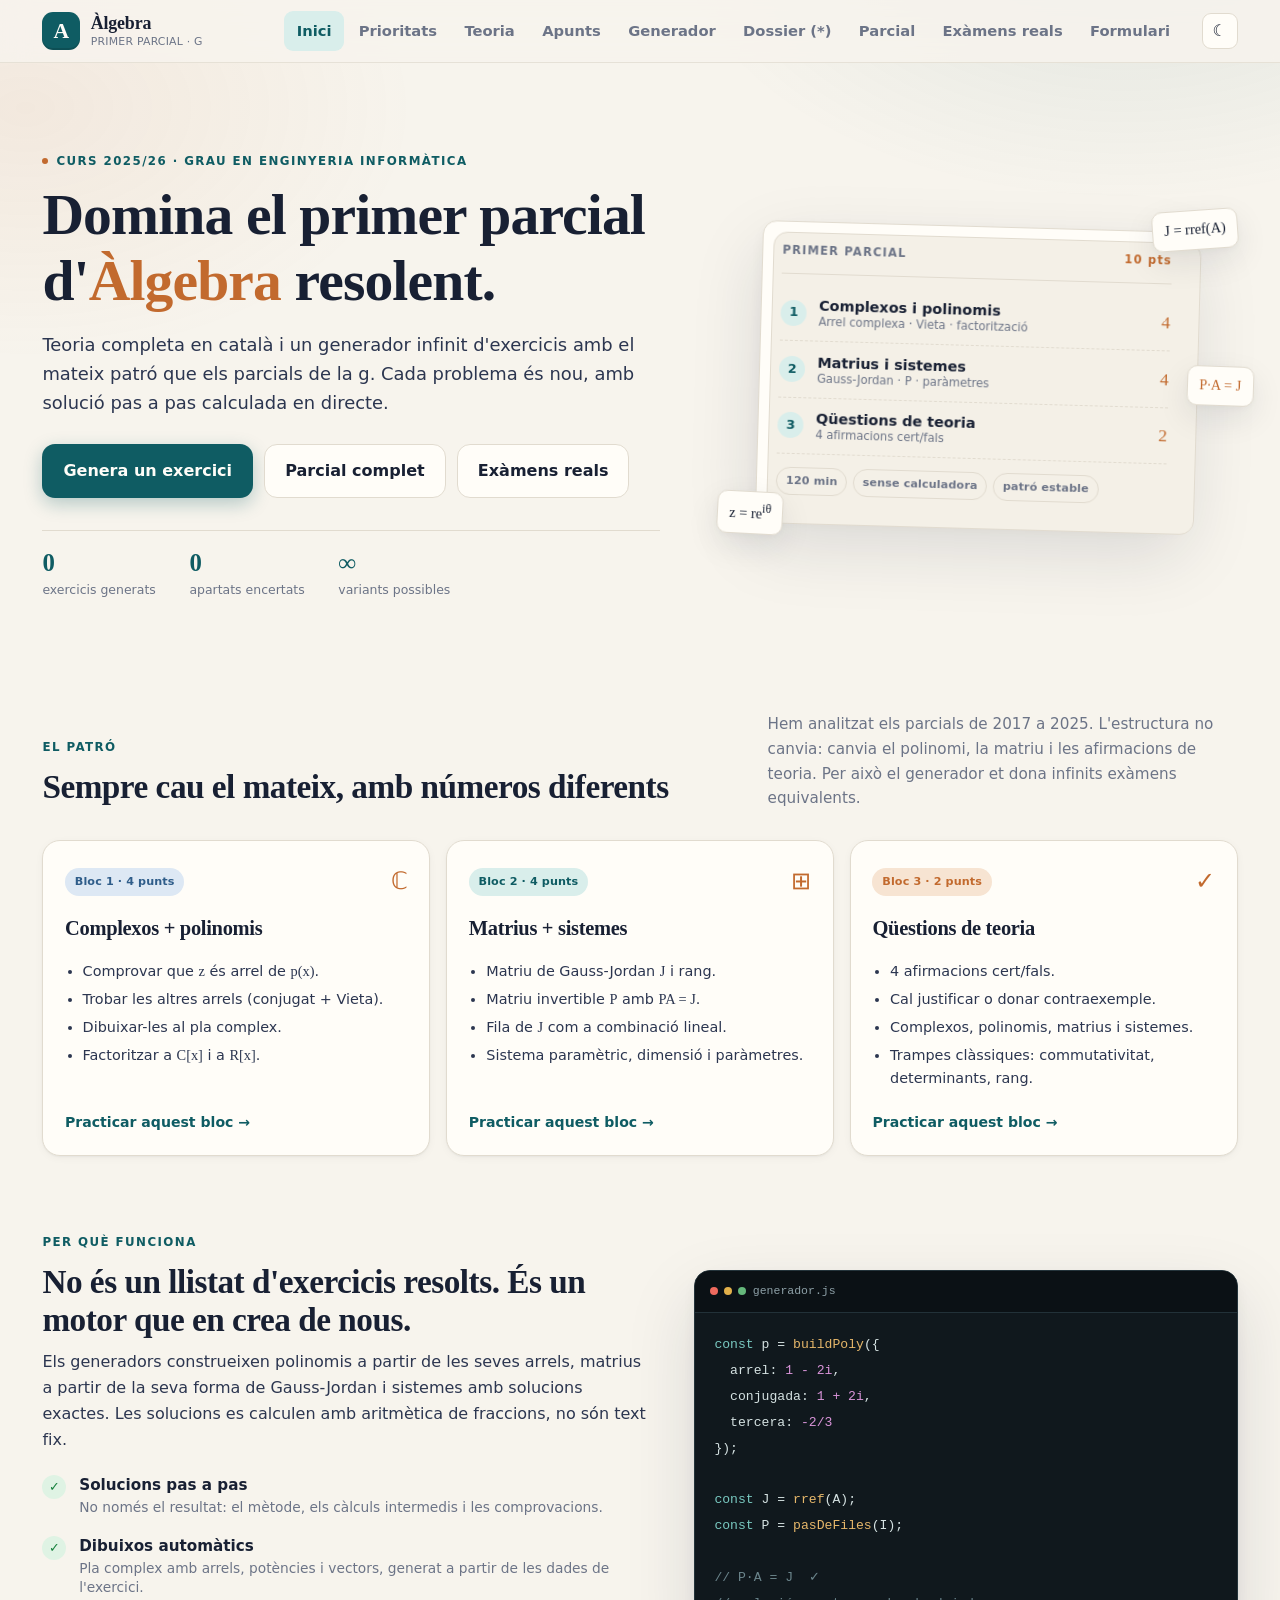
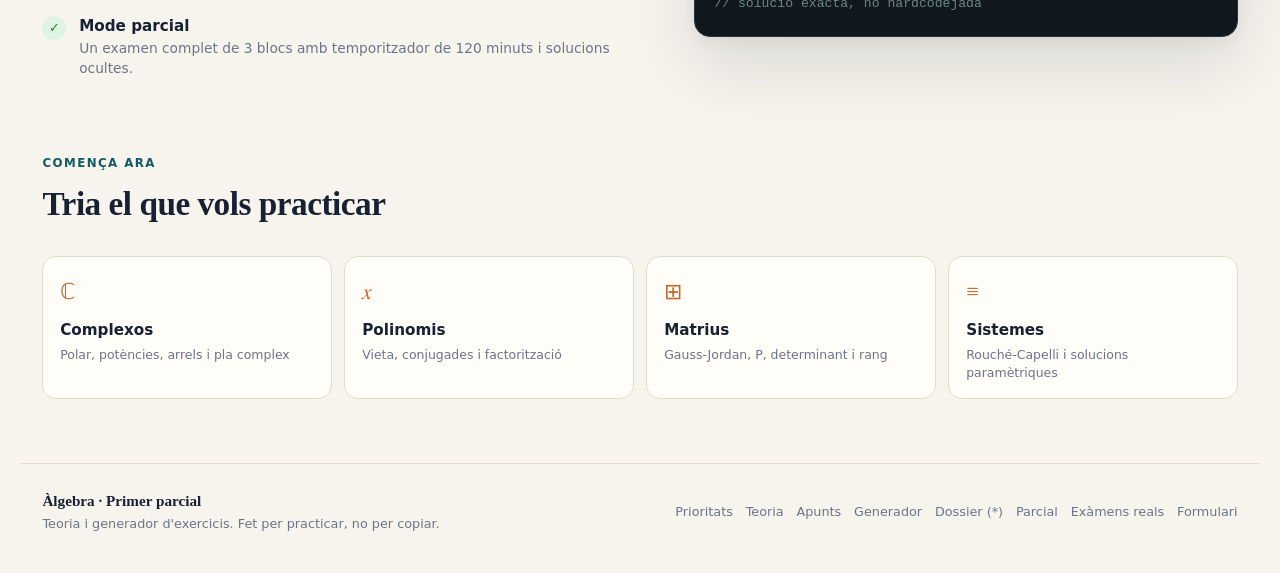
<file: v3/index.html>
<!DOCTYPE html>
<html lang="ca">
<head>
  <meta charset="UTF-8" />
  <meta name="viewport" content="width=device-width, initial-scale=1.0" />
  <meta name="description" content="Àlgebra · Primer parcial g: teoria completa i generador automàtic d'exercicis de complexos, polinomis, matrius i sistemes." />
  <title>Àlgebra · Primer Parcial — Teoria i generador</title>
  <link rel="stylesheet" href="assets/css/styles.css" />
</head>
<body>
  <a class="skip-link" href="#main">Salta al contingut</a>

  <header class="topbar">
    <div class="topbar-inner">
      <a class="brand" href="#inici" data-view-link="inici" aria-label="Inici">
        <span class="brand-mark">A</span>
        <span class="brand-text">
          <strong>Àlgebra</strong>
          <small>Primer parcial · g</small>
        </span>
      </a>

      <nav class="main-nav" aria-label="Navegació principal">
        <button class="nav-link" data-view="inici">Inici</button>
        <button class="nav-link" data-view="prioritats">Prioritats</button>
        <button class="nav-link" data-view="teoria">Teoria</button>
        <button class="nav-link" data-view="apunts">Apunts</button>
        <button class="nav-link" data-view="generador">Generador</button>
        <button class="nav-link" data-view="dossier">Dossier (*)</button>
        <button class="nav-link" data-view="examen">Parcial</button>
        <button class="nav-link" data-view="anteriors">Exàmens reals</button>
        <button class="nav-link" data-view="formulari">Formulari</button>
      </nav>

      <div class="topbar-actions">
        <button class="icon-btn" id="theme-toggle" title="Canviar tema" aria-label="Canviar tema">
          <span class="theme-icon">◐</span>
        </button>
      </div>
    </div>
  </header>

  <main id="main">
    <!-- ============================= INICI ============================= -->
    <section class="view" id="view-inici">
      <div class="hero">
        <div class="hero-copy">
          <div class="eyebrow"><span class="dot"></span> Curs 2025/26 · Grau en Enginyeria Informàtica</div>
          <h1>Domina el primer parcial d'<span class="accent">Àlgebra</span> resolent.</h1>
          <p class="hero-sub">Teoria completa en català i un generador infinit d'exercicis amb el mateix patró que els parcials de la g. Cada problema és nou, amb solució pas a pas calculada en directe.</p>
          <div class="hero-cta">
            <button class="btn primary lg" data-go="generador" data-topic="matrius">Genera un exercici</button>
            <button class="btn ghost lg" data-go="examen">Parcial complet</button>
            <button class="btn ghost lg" data-go="anteriors">Exàmens reals</button>
          </div>
          <div class="hero-stats">
            <div><strong id="stat-generated">0</strong><span>exercicis generats</span></div>
            <div><strong data-progress>0</strong><span>apartats encertats</span></div>
            <div><strong>∞</strong><span>variants possibles</span></div>
          </div>
        </div>

        <div class="hero-visual" aria-hidden="true">
          <div class="paper-card">
            <div class="paper-head">
              <span>PRIMER PARCIAL</span>
              <span class="paper-score">10 pts</span>
            </div>
            <div class="paper-line"><span class="num">1</span><div><strong>Complexos i polinomis</strong><small>Arrel complexa · Vieta · factorització</small></div><span class="pts">4</span></div>
            <div class="paper-line"><span class="num">2</span><div><strong>Matrius i sistemes</strong><small>Gauss-Jordan · P · paràmetres</small></div><span class="pts">4</span></div>
            <div class="paper-line"><span class="num">3</span><div><strong>Qüestions de teoria</strong><small>4 afirmacions cert/fals</small></div><span class="pts">2</span></div>
            <div class="paper-foot">
              <span class="tag">120 min</span><span class="tag">sense calculadora</span><span class="tag">patró estable</span>
            </div>
          </div>
          <div class="float-chip chip-a">J = rref(A)</div>
          <div class="float-chip chip-b">z = re<sup>iθ</sup></div>
          <div class="float-chip chip-c">P·A = J</div>
        </div>
      </div>

      <div class="section-head">
        <div>
          <div class="eyebrow">El patró</div>
          <h2>Sempre cau el mateix, amb números diferents</h2>
        </div>
        <p>Hem analitzat els parcials de 2017 a 2025. L'estructura no canvia: canvia el polinomi, la matriu i les afirmacions de teoria. Per això el generador et dona infinits exàmens equivalents.</p>
      </div>

      <div class="pattern-grid">
        <article class="pattern-card">
          <div class="pattern-top"><span class="tag blue">Bloc 1 · 4 punts</span><span class="pattern-icon">ℂ</span></div>
          <h3>Complexos + polinomis</h3>
          <ul>
            <li>Comprovar que <span class="math">z</span> és arrel de <span class="math">p(x)</span>.</li>
            <li>Trobar les altres arrels (conjugat + Vieta).</li>
            <li>Dibuixar-les al pla complex.</li>
            <li>Factoritzar a <span class="math">C[x]</span> i a <span class="math">R[x]</span>.</li>
          </ul>
          <button class="link-btn" data-go="generador" data-topic="polinomis">Practicar aquest bloc →</button>
        </article>

        <article class="pattern-card">
          <div class="pattern-top"><span class="tag teal">Bloc 2 · 4 punts</span><span class="pattern-icon">⊞</span></div>
          <h3>Matrius + sistemes</h3>
          <ul>
            <li>Matriu de Gauss-Jordan <span class="math">J</span> i rang.</li>
            <li>Matriu invertible <span class="math">P</span> amb <span class="math">PA = J</span>.</li>
            <li>Fila de <span class="math">J</span> com a combinació lineal.</li>
            <li>Sistema paramètric, dimensió i paràmetres.</li>
          </ul>
          <button class="link-btn" data-go="generador" data-topic="matrius">Practicar aquest bloc →</button>
        </article>

        <article class="pattern-card">
          <div class="pattern-top"><span class="tag amber">Bloc 3 · 2 punts</span><span class="pattern-icon">✓</span></div>
          <h3>Qüestions de teoria</h3>
          <ul>
            <li>4 afirmacions cert/fals.</li>
            <li>Cal justificar o donar contraexemple.</li>
            <li>Complexos, polinomis, matrius i sistemes.</li>
            <li>Trampes clàssiques: commutativitat, determinants, rang.</li>
          </ul>
          <button class="link-btn" data-go="generador" data-topic="qüestions">Practicar aquest bloc →</button>
        </article>
      </div>

      <div class="split-feature">
        <div class="feature-copy">
          <div class="eyebrow">Per què funciona</div>
          <h2>No és un llistat d'exercicis resolts. És un motor que en crea de nous.</h2>
          <p>Els generadors construeixen polinomis a partir de les seves arrels, matrius a partir de la seva forma de Gauss-Jordan i sistemes amb solucions exactes. Les solucions es calculen amb aritmètica de fraccions, no són text fix.</p>
          <div class="feature-list">
            <div><span class="check">✓</span><div><strong>Solucions pas a pas</strong><small>No només el resultat: el mètode, els càlculs intermedis i les comprovacions.</small></div></div>
            <div><span class="check">✓</span><div><strong>Dibuixos automàtics</strong><small>Pla complex amb arrels, potències i vectors, generat a partir de les dades de l'exercici.</small></div></div>
            <div><span class="check">✓</span><div><strong>Mode parcial</strong><small>Un examen complet de 3 blocs amb temporitzador de 120 minuts i solucions ocultes.</small></div></div>
          </div>
        </div>
        <div class="code-card" aria-hidden="true">
          <div class="code-head"><span class="dot red"></span><span class="dot amber"></span><span class="dot green"></span><span>generador.js</span></div>
          <pre><code><span class="c-key">const</span> p = <span class="c-fn">buildPoly</span>({
  arrel: <span class="c-num">1 - 2i</span>,
  conjugada: <span class="c-num">1 + 2i</span>,
  tercera: <span class="c-num">-2/3</span>
});

<span class="c-key">const</span> J = <span class="c-fn">rref</span>(A);
<span class="c-key">const</span> P = <span class="c-fn">pasDeFiles</span>(I);

<span class="c-com">// P·A = J  ✓</span>
<span class="c-com">// solució exacta, no hardcodejada</span></code></pre>
        </div>
      </div>

      <div class="section-head compact">
        <div>
          <div class="eyebrow">Comença ara</div>
          <h2>Tria el que vols practicar</h2>
        </div>
      </div>
      <div class="quick-grid">
        <button class="quick-card" data-go="teoria" data-theory="complexos"><span class="quick-icon">ℂ</span><strong>Complexos</strong><small>Polar, potències, arrels i pla complex</small></button>
        <button class="quick-card" data-go="teoria" data-theory="polinomis"><span class="quick-icon">𝑥</span><strong>Polinomis</strong><small>Vieta, conjugades i factorització</small></button>
        <button class="quick-card" data-go="teoria" data-theory="matrius"><span class="quick-icon">⊞</span><strong>Matrius</strong><small>Gauss-Jordan, P, determinant i rang</small></button>
        <button class="quick-card" data-go="teoria" data-theory="sistemes"><span class="quick-icon">≡</span><strong>Sistemes</strong><small>Rouché-Capelli i solucions paramètriques</small></button>
      </div>
    </section>

    <!-- ============================= PRIORITATS ============================= -->
    <section class="view" id="view-prioritats" hidden>
      <div class="page-head">
        <div>
          <div class="eyebrow">Compte enrere pel parcial</div>
          <h1>El 100% imprescindible</h1>
          <p>No tot val el mateix. Això és el que t'ha de sortir bé segur, ordenat per la freqüència real amb què apareix als 8 parcials reals de 2017 a 2025 — vuit exàmens diferents, sempre amb el mateix esquelet.</p>
        </div>
        <button class="btn primary" data-go="generador" data-topic="matrius">Practica ara</button>
      </div>

      <div class="countdown">
        <div style="text-align:center;min-width:72px">
          <div class="countdown-num" id="countdown-num">4</div>
          <div class="muted" style="font-size:.68rem;text-transform:uppercase;letter-spacing:.06em" id="countdown-unit">dies</div>
        </div>
        <div class="countdown-text" id="countdown-text">El parcial és <strong>divendres</strong>. Estructura fixa: <strong>10 punts en 120 minuts</strong>, sense calculadora — Bloc 1 complexos i polinomis (4 pts), Bloc 2 matrius i sistema (4 pts), Bloc 3 quatre qüestions cert/fals (2 pts).</div>
      </div>

      <div class="readiness-box" id="readiness-box">
        <div class="readiness-head">
          <strong>Nivell de preparació</strong>
          <span class="muted">Marca "ho domino" a cada ítem de sota; això es desa al teu navegador.</span>
        </div>
        <div class="readiness-bar"><div class="readiness-fill" id="readiness-fill"></div></div>
        <div class="readiness-nums"><span id="readiness-pct">0%</span> <span class="muted" id="readiness-detail"></span></div>
        <div class="readiness-plan" id="readiness-plan"></div>
      </div>

      <div class="section-head compact"><div><div class="eyebrow">Evidència</div><h2>Què ha sortit cada any, any per any (2017–2025)</h2></div></div>
      <div id="priority-year-table"></div>
      <div id="priority-predict"></div>

      <div class="tier-head tier-s"><span class="tag red">Nivell S</span><h2>Surt als 8 exàmens — zero marge de dubte</h2><span class="tier-freq">8/8 anys · 2017–2025</span></div>
      <div class="tier-grid tier-s">
        <div class="mini-card" data-skill="gauss-jordan"><strong>Gauss-Jordan i rang</strong><p>Reduir A a la seva forma J i comptar els pivots. Primer apartat del bloc de matrius a tots els exàmens, sense excepció.</p></div>
        <div class="mini-card" data-skill="matriu-p"><strong>Matriu P amb PA = J</strong><p>Les mateixes operacions aplicades a la identitat. Igual d'universal: els 8 exàmens el demanen.</p></div>
        <div class="mini-card" data-skill="sistema-gauss"><strong>Resoldre un sistema amb Gauss-Jordan</strong><p>Incògnites lligades/lliures, equació paramètrica i dimensió = n − rang(A). Sempre hi és, tant si és numèric, homogeni o amb paràmetre.</p></div>
        <div class="mini-card" data-skill="factoritzar"><strong>Factoritzar a C[x] i a R[x]</strong><p>Tot polinomi de l'exercici 1 s'acaba factoritzant als dos cossos. Sense excepció en 8 anys.</p></div>
        <div class="mini-card" data-skill="justificar-tf"><strong>Justificar cada cert/fals</strong><p>Les 4 qüestions de teoria (2 punts) exigeixen sempre un argument o un contraexemple explícit; un "cert" sense justificar val (pràcticament) 0.</p></div>
        <div class="mini-card" data-skill="modul-arg"><strong>Mòdul, argument i els 16 angles</strong><p>Encara que els últims anys no ho demanin com a apartat propi, els necessites per dibuixar les arrels i per factoritzar. De memòria.</p></div>
      </div>

      <div class="tier-head tier-a"><span class="tag amber">Nivell A</span><h2>El patró dels últims 4 anys seguits</h2><span class="tier-freq">4/4 anys · 2022–2025</span></div>
      <div class="tier-grid tier-a">
        <div class="mini-card" data-skill="arrel-vieta"><strong>Comprova l'arrel + conjugat + Vieta</strong><p>Des de 2022 ja no et demanen calcular totes les arrels: et donen una arrel z, l'has de comprovar, donar el conjugat (coeficients reals) i trobar la tercera amb Vieta: r₁+r₂+r₃ = −b/a.</p></div>
        <div class="mini-card" data-skill="dibuix-pla"><strong>Dibuixar al pla complex</strong><p>Instrucció explícita als 4 últims parcials: marca eixos i punts (les arrels, o bé z, z² i z³) i comprova la simetria respecte de l'eix real.</p></div>
        <div class="mini-card" data-skill="det-p"><strong>det(P)</strong><p>Demanat explícitament el 2023 i el 2024 (i amb A no invertible, el 2017). Calcula'l encara que no et ho demanin: et serveix per comprovar que P és invertible.</p></div>
        <div class="mini-card" data-skill="fila-comb"><strong>Fila de J com a combinació de files d'A</strong><p>2023 i 2024: es llegeix directament de la fila corresponent de P, no cal recalcular res.</p></div>
        <div class="mini-card" data-skill="teoria-matrius"><strong>Teoria dominada per matrius i determinants</strong><p>Gairebé cada any, 2 o 3 de les 4 qüestions van de no-commutativitat, det(kA)=kⁿdet(A), rang o unicitat de la forma de Gauss-Jordan.</p></div>
      </div>

      <div class="tier-head tier-b"><span class="tag blue">Nivell B</span><h2>Pot sortir — val la pena repassar-ho igualment</h2><span class="tier-freq">presència irregular</span></div>
      <div class="tier-grid tier-b">
        <div class="mini-card" data-skill="sistema-parametre"><strong>Sistema amb paràmetre</strong><p>2017 i 2025: discutir la compatibilitat en funció d'un paràmetre b, aprofitant la P ja calculada.</p></div>
        <div class="mini-card" data-skill="solucio-valor"><strong>"Hi ha solució amb x = valor?"</strong><p>Molt freqüent entre 2017 i 2022, absent els 3 últims anys. Si torna, es respon substituint a l'equació paramètrica.</p></div>
        <div class="mini-card" data-skill="arrels-nesimes"><strong>Arrels n-èsimes directes (wⁿ = c)</strong><p>Format dels exàmens 2017–2021: en lloc de donar-te una arrel, calcules totes les arrels de w³=−8, w⁴=−81, X⁵=32...</p></div>
        <div class="mini-card" data-skill="cramer-adjunta"><strong>Cramer i matriu adjunta</strong><p>Mai demanats explícitament als 8 exàmens reals, però són teoria del curs i poden amagar-se en una qüestió cert/fals.</p></div>
      </div>

      <div class="section-head compact"><div><div class="eyebrow">Memoritza</div><h2>Les 10 coses que has de recordar sense pensar</h2></div></div>
      <ol class="checklist">
        <li>Vieta grau 3: <span class="math">r<sub>1</sub>+r<sub>2</sub>+r<sub>3</sub> = −b/a</span> — el signe és <strong>menys</strong>.</li>
        <li><span class="math">det(kA) = k<sup>n</sup>det(A)</span>, mai <span class="math">k·det(A)</span>.</li>
        <li><span class="math">AB ≠ BA</span> en general — mai ho suposis sense comprovar-ho.</li>
        <li>Fila o columna dependent ⇒ <span class="math">det(A) = 0</span> ⇒ la matriu no és invertible.</li>
        <li>Les operacions elementals <strong>no canvien el rang</strong> d'una matriu.</li>
        <li>Rouché: compatible ⇔ <span class="math">rang(A) = rang(A∣B)</span>; dimensió = <span class="math">n − rang(A)</span>.</li>
        <li><span class="math">(AB)<sup>−1</sup> = B<sup>−1</sup>A<sup>−1</sup></span> — l'ordre s'inverteix.</li>
        <li>Coeficients reals i <span class="math">z</span> arrel ⇒ <span class="math">z̄</span> també és arrel.</li>
        <li>La matriu P no és única, però ha de complir <span class="math">PA = J</span> i ser invertible — comprova-ho sempre.</li>
        <li>La taula dels 16 angles privilegiats (múltiples de <span class="math">π/6</span> i <span class="math">π/4</span>), de memòria.</li>
      </ol>
      <div class="tip wide">Els contraexemples clàssics (matriu nilpotent, divisors de zero, matrius que no commuten, reflexió...) que necessites per justificar un "fals" estan tots a <a href="#teoria/teoria" data-view-link="teoria" data-theory="teoria">Teoria → Cert o fals</a>.</div>

      <div class="section-head compact"><div><div class="eyebrow">Calendari</div><h2>Pla pels propers dies</h2></div></div>
      <div class="timeline">
        <div><span class="time">Dilluns 26</span><div><strong>Bloc 2 complet.</strong> Gauss-Jordan, P, det(P) i un sistema (numèric i amb paràmetre) al <a href="#generador/matrius" data-view-link="generador" data-topic="matrius">Generador → Matrius</a>. Repassa <a href="#apunts" data-view-link="apunts">Apunts → Rang i Gauss-Jordan</a> si et falla algun pas.</div></div>
        <div><span class="time">Dimarts 27</span><div><strong>Bloc 1 complet.</strong> Comprova l'arrel, conjugat, Vieta, dibuix i factorització a R[x] al <a href="#generador/polinomis" data-view-link="generador" data-topic="polinomis">Generador → Polinomis</a>. Deu exercicis com a mínim.</div></div>
        <div><span class="time">Dimecres 28</span><div><strong>Teoria cert/fals.</strong> Repeteix el <a href="#generador/qüestions" data-view-link="generador" data-topic="qüestions">qüestionari del Generador</a> fins que justifiquis cada resposta sense mirar la solució.</div></div>
        <div><span class="time">Dijous 29</span><div><strong>Dos parcials complets cronometrats</strong> (120 min cada un) a <a href="#examen" data-view-link="examen">Parcial</a>. Corregeix-los i torna a mirar només els apartats que has fallat.</div></div>
        <div><span class="time">Divendres 30, abans d'entrar</span><div>Repassa únicament aquesta pàgina: les deu coses de memòria i els exàmens reals dels dos últims anys a <a href="#anteriors" data-view-link="anteriors">Exàmens reals</a>.</div></div>
      </div>

      <div class="tip wide"><strong>Última cosa:</strong> escriu sempre els passos intermedis — encara que una arrel no et surti, deixa plantejada la factorització igualment, perquè els passos correctes compten. Repassa també l'<a href="#teoria/estrategia" data-view-link="teoria" data-theory="estrategia">estratègia de temps del dia de l'examen</a>.</div>
    </section>

    <!-- ============================= TEORIA ============================= -->
    <section class="view" id="view-teoria" hidden>
      <div class="page-head">
        <div>
          <div class="eyebrow">Teoria completa</div>
          <h1>Tot el que necessites, explicat per fer-lo servir</h1>
          <p>Definicions, fórmules, exemples resolts i estratègies d'examen. Els exercicis per practicar són a la secció Generador.</p>
        </div>
        <button class="btn primary" data-go="generador" data-topic="complexos">Anar al generador</button>
      </div>

      <div class="theory-layout">
        <aside class="theory-sidebar" aria-label="Temes de teoria">
          <button class="theory-tab active" data-theory="complexos"><span>01</span> Nombres complexos</button>
          <button class="theory-tab" data-theory="polinomis"><span>02</span> Polinomis</button>
          <button class="theory-tab" data-theory="matrius"><span>03</span> Matrius i Gauss-Jordan</button>
          <button class="theory-tab" data-theory="sistemes"><span>04</span> Sistemes lineals</button>
          <button class="theory-tab" data-theory="teoria"><span>05</span> Cert o fals</button>
          <button class="theory-tab" data-theory="estrategia"><span>06</span> Estratègia d'examen</button>
        </aside>
        <article class="theory-article" id="theory-article"></article>
      </div>
    </section>

    <!-- ============================= APUNTS ============================= -->
    <section class="view" id="view-apunts" hidden>
      <div class="page-head">
        <div>
          <div class="eyebrow">Resum fidel del llibre</div>
          <h1>Apunts del curs, en versió parcial</h1>
          <p>Resum dels <em>Apunts d'àlgebra lineal</em> (Nart i Xarles), citant teoremes amb la numeració original, però retallat al temari del primer parcial: capítol 1 (nombres complexos) i capítol 2 (matrius). Els capítols 3 i 4 (espais vectorials, diagonalització) són pel segon parcial.</p>
        </div>
        <button class="btn primary" data-go="prioritats">Veure què és prioritari</button>
      </div>

      <div class="theory-layout apunts-layout">
        <aside class="theory-sidebar apunts-sidebar" aria-label="Capítols dels apunts">
          <button class="theory-tab apunts-tab active" data-apunts="cosPolinomis"><span>§1.1–1.2</span> Cossos i polinomis</button>
          <button class="theory-tab apunts-tab" data-apunts="complexosPolar"><span>§1.3–1.5</span> Complexos i forma polar</button>
          <button class="theory-tab apunts-tab" data-apunts="matriusInvertibles"><span>§2.1–2.2</span> Matrius invertibles</button>
          <button class="theory-tab apunts-tab" data-apunts="rangGauss"><span>§2.3–2.4</span> Rang i Gauss-Jordan</button>
          <button class="theory-tab apunts-tab" data-apunts="sistemesRouche"><span>§2.5</span> Sistemes: Rouché</button>
          <button class="theory-tab apunts-tab" data-apunts="determinants"><span>§2.6</span> Determinants</button>
        </aside>
        <article class="theory-article apunts-article" id="apunts-article"></article>
      </div>
    </section>

    <!-- ============================= GENERADOR ============================= -->
    <section class="view" id="view-generador" hidden>
      <div class="page-head">
        <div>
          <div class="eyebrow">Generador automàtic</div>
          <h1>Un exercici nou cada vegada</h1>
          <p>Tria un bloc, resol cada apartat i escriu la resposta: et diem si és correcta. Si t'encalles, obre només la solució d'aquell apartat.</p>
        </div>
        <div class="page-head-actions">
          <span class="progress-pill">Encerts: <strong data-progress>0</strong> apartats · <strong data-progress="pct">—</strong></span>
          <button class="btn ghost" id="btn-new-exercise">↻ Nou exercici</button>
        </div>
      </div>

      <div class="generator-tabs" role="tablist">
        <button class="gen-tab active" data-topic="complexos" role="tab">Complexos</button>
        <button class="gen-tab" data-topic="polinomis" role="tab">Polinomis</button>
        <button class="gen-tab" data-topic="matrius" role="tab">Matrius i sistemes</button>
        <button class="gen-tab" data-topic="qüestions" role="tab">Cert o fals</button>
      </div>

      <div class="gen-toolbar" id="gen-toolbar">
        <div class="mode-group" id="complex-modes">
          <span class="toolbar-label">Tipus:</span>
          <button class="mode-chip active" data-mode="polar">Polar i potències</button>
          <button class="mode-chip" data-mode="roots">Arrels n-èsimes</button>
          <button class="mode-chip" data-mode="operations">Operacions</button>
        </div>
        <div class="mode-group" id="matrix-modes" hidden>
          <span class="toolbar-label">Sistema:</span>
          <button class="mode-chip active" data-mode="mixed">Aleatori (numèric / paràmetre)</button>
          <button class="mode-chip" data-mode="numeric">Numèric</button>
          <button class="mode-chip" data-mode="param">Amb paràmetre b</button>
        </div>
        <div class="mode-group" id="quiz-modes" hidden>
          <span class="toolbar-label">Tema:</span>
          <button class="mode-chip active" data-mode="all">Tot</button>
          <button class="mode-chip" data-mode="complexos">Complexos</button>
          <button class="mode-chip" data-mode="polinomis">Polinomis</button>
          <button class="mode-chip" data-mode="matrius">Matrius</button>
        </div>
      </div>

      <div class="gen-panel" id="generator-exercise">
        <div class="exercise-head">
          <div><span class="exercise-badge" id="exercise-badge">Complexos</span><span class="exercise-title-text" id="exercise-title"></span></div>
          <div class="exercise-tools">
            <button class="btn small ghost" id="btn-toggle-solution">Mostra tota la solució</button>
            <button class="btn small primary" id="btn-another">Un altre</button>
          </div>
        </div>
        <div class="exercise-body">
          <div class="exercise-statement" id="exercise-statement"></div>
          <div class="exercise-plot" id="exercise-plot" hidden>
            <canvas id="complex-canvas" height="340" data-plot="complex"></canvas>
            <div class="plot-legend" id="plot-legend"></div>
          </div>
          <div class="exercise-solution" id="exercise-solution" hidden></div>
        </div>
      </div>

      <div class="gen-panel" id="generator-quiz" hidden>
        <div class="exercise-head">
          <div><span class="exercise-badge amber">Teoria</span><span class="exercise-title-text">4 afirmacions · cert o fals</span></div>
          <div class="exercise-tools">
            <button class="btn small ghost" id="btn-reveal-quiz">Mostra solucions</button>
            <button class="btn small primary" id="btn-new-quiz">Noves qüestions</button>
          </div>
        </div>
        <div class="quiz-list" id="quiz-list"></div>
      </div>

      <div class="tip wide">
        <strong>Consell:</strong> intenta resoldre l'exercici en paper abans de mirar la solució. Si t'encalles, obre la solució només del primer apartat i torna-ho a provar.
      </div>
    </section>

    <!-- ============================= DOSSIER (*) ============================= -->
    <section class="view" id="view-dossier" hidden>
      <div class="page-head">
        <div>
          <div class="eyebrow">Full de problemes oficial</div>
          <h1>Exercicis (*) — els que corregeix el professor a classe</h1>
          <p>Del full <em>ExercicisAlgEngInf</em>, només els exercicis marcats amb <strong>(*)</strong> i només dels temes del primer parcial — <strong>I. Nombres complexos</strong> i <strong>II. Matrius</strong>. Els temes III (espais vectorials) i IV (diagonalització) són del segon parcial i no hi apareixen.</p>
        </div>
        <button class="btn primary" data-go="prioritats">Veure prioritats</button>
      </div>
      <div class="gen-toolbar">
        <div class="mode-group" id="dossier-topics">
          <span class="toolbar-label">Tema:</span>
          <button type="button" class="mode-chip active" data-dossier="complexos">I. Nombres complexos</button>
          <button type="button" class="mode-chip" data-dossier="matrius">II. Matrius</button>
        </div>
      </div>
      <div class="exam-paper" id="dossier-paper"></div>
    </section>

    <!-- ============================= EXAMEN ============================= -->
    <section class="view" id="view-examen" hidden>
      <div class="page-head exam-page-head">
        <div>
          <div class="eyebrow">Simulador de parcial</div>
          <h1>Parcial complet de 120 minuts</h1>
          <p>Mateixa estructura, mateixa puntuació, temps real. Escriu les respostes de cada apartat i, quan acabis, prem «Entrega i corregeix» per obtenir la nota.</p>
        </div>
        <div class="exam-controls">
          <div class="timer" id="exam-timer" title="Temporitzador">
            <span class="timer-label">Temps</span>
            <span class="timer-value" id="timer-value">120:00</span>
            <button class="icon-btn" id="timer-toggle" aria-label="Iniciar temporitzador">▶</button>
            <button class="icon-btn" id="timer-reset" aria-label="Reiniciar temporitzador">↺</button>
          </div>
          <button class="btn ghost" id="btn-new-exam">↻ Nou parcial</button>
          <button class="btn ghost" id="btn-print-exam">Imprimeix</button>
          <button class="btn ghost" id="btn-show-exam-solutions">Mostra solucions</button>
          <button class="btn primary" id="btn-deliver-exam">Entrega i corregeix</button>
        </div>
      </div>
      <div class="exam-grade" id="exam-grade" hidden></div>

      <div class="exam-paper" id="exam-paper"></div>
      <div class="exam-solutions" id="exam-solutions" hidden></div>
    </section>

    <!-- ============================= EXÀMENS REALS ============================= -->
    <section class="view" id="view-anteriors" hidden>
      <div class="page-head">
        <div>
          <div class="eyebrow">Arxiu</div>
          <h1>Exàmens reals d'anys anteriors</h1>
          <p>Els enunciats originals dels primers parcials de 2017 a 2025, amb la solució de cada exercici. Les parts de matrius i sistemes es calculen amb aritmètica exacta.</p>
        </div>
        <button class="btn primary" data-go="examen">Fes un simulacre</button>
      </div>
      <div class="gen-toolbar">
        <div class="mode-group" id="past-years">
          <span class="toolbar-label">Curs:</span>
        </div>
      </div>
      <div class="exam-paper" id="past-paper"></div>
    </section>

    <!-- ============================= FORMULARI ============================= -->
    <section class="view" id="view-formulari" hidden>
      <div class="page-head">
        <div>
          <div class="eyebrow">Formulari</div>
          <h1>Les fórmules, en una pàgina</h1>
          <p>Consulta ràpida per a complexos, polinomis, matrius i sistemes. Inclou la taula dels 16 angles privilegiats.</p>
        </div>
        <button class="btn primary" data-go="generador" data-topic="complexos">Practicar</button>
      </div>

      <div class="formulari-layout">
        <section class="formula-section">
          <div class="formula-section-head"><span class="formula-num">01</span><h2>Els 16 angles privilegiats</h2></div>
          <p>Si l'argument és un d'aquests, la conversió polar-cartesiana és exacta. Val la pena memoritzar-los.</p>
          <div class="angle-layout">
            <div class="angle-table-wrap" id="angle-table"></div>
            <div class="angle-visual">
              <canvas id="angle-canvas" height="300" data-plot="angle"></canvas>
              <div class="angle-buttons" id="angle-buttons"></div>
            </div>
          </div>
        </section>

        <section class="formula-section">
          <div class="formula-section-head"><span class="formula-num">02</span><h2>Nombres complexos</h2></div>
          <div class="formula-grid">
            <div class="formula"><span class="formula-title">Forma binòmica</span><span class="math">z = a + bi</span><p><span class="math">a = Re(z)</span>, <span class="math">b = Im(z)</span>.</p></div>
            <div class="formula"><span class="formula-title">Forma polar</span><span class="math">z = r(cos θ + i sin θ) = re<sup>iθ</sup></span><p><span class="math">r = |z|</span>, <span class="math">θ = arg(z)</span>.</p></div>
            <div class="formula"><span class="formula-title">Mòdul</span><span class="math">|z| = √(a<sup>2</sup>+b<sup>2</sup>)</span></div>
            <div class="formula"><span class="formula-title">Argument</span><span class="math">tan θ = b/a</span><p>Ajusta el quadrant!</p></div>
            <div class="formula"><span class="formula-title">Conjugat</span><span class="math">z̄ = a − bi</span><p><span class="math">z·z̄ = |z|<sup>2</sup></span>.</p></div>
            <div class="formula"><span class="formula-title">Invers</span><span class="math">z<sup>−1</sup> = z̄/|z|<sup>2</sup></span></div>
            <div class="formula"><span class="formula-title">Producte polar</span><span class="math">r<sub>1</sub>r<sub>2</sub>e<sup>i(θ<sub>1</sub>+θ<sub>2</sub>)</sup></span></div>
            <div class="formula"><span class="formula-title">Quocient polar</span><span class="math">(r<sub>1</sub>/r<sub>2</sub>)e<sup>i(θ<sub>1</sub>−θ<sub>2</sub>)</sup></span></div>
            <div class="formula"><span class="formula-title">De Moivre</span><span class="math">z<sup>n</sup> = r<sup>n</sup>e<sup>inθ</sup></span></div>
            <div class="formula"><span class="formula-title">Arrels n-èsimes</span><span class="math">ρ<sup>1/n</sup>e<sup>i(φ+2πk)/n</sup></span><p><span class="math">k = 0,…,n−1</span>.</p></div>
          </div>
        </section>

        <section class="formula-section">
          <div class="formula-section-head"><span class="formula-num">03</span><h2>Polinomis i factorització</h2></div>
          <div class="formula-grid">
            <div class="formula"><span class="formula-title">Teorema fonamental</span><span class="math">p(x) = a<sub>n</sub>∏(x−r<sub>i</sub>)</span><p>Grau <span class="math">n</span> → <span class="math">n</span> arrels complexes.</p></div>
            <div class="formula"><span class="formula-title">Teorema del factor</span><span class="math">p(r)=0 ⇔ (x−r) | p(x)</span></div>
            <div class="formula"><span class="formula-title">Conjugades</span><span class="math">p∈R[x], p(z)=0 ⇒ p(z̄)=0</span></div>
            <div class="formula"><span class="formula-title">Factor conjugat</span><span class="math">(x−z)(x−z̄) = x<sup>2</sup>−2ax+a<sup>2</sup>+b<sup>2</sup></span></div>
            <div class="formula"><span class="formula-title">Vieta grau 3</span><span class="math">Σr<sub>i</sub> = −b/a</span><p><span class="math">r<sub>1</sub>r<sub>2</sub>r<sub>3</sub> = −d/a</span>.</p></div>
            <div class="formula"><span class="formula-title">Irreductibles R[x]</span><span class="math">grau 1 o grau 2 amb Δ&lt;0</span></div>
          </div>
        </section>

        <section class="formula-section">
          <div class="formula-section-head"><span class="formula-num">04</span><h2>Matrius i determinants</h2></div>
          <div class="formula-grid">
            <div class="formula"><span class="formula-title">Producte</span><span class="math">(AB)<sub>ij</sub> = Σ<sub>k</sub>a<sub>ik</sub>b<sub>kj</sub></span></div>
            <div class="formula"><span class="formula-title">Transposada</span><span class="math">(AB)<sup>t</sup> = B<sup>t</sup>A<sup>t</sup></span></div>
            <div class="formula"><span class="formula-title">Det. 2×2</span><span class="math">|A| = ad − bc</span></div>
            <div class="formula"><span class="formula-title">Det. producte</span><span class="math">det(AB) = det(A)det(B)</span></div>
            <div class="formula"><span class="formula-title">Escalar</span><span class="math">det(kA) = k<sup>n</sup>det(A)</span></div>
            <div class="formula"><span class="formula-title">Inversa 2×2</span><span class="math">A<sup>−1</sup> = (1/det A) [[d,−b],[−c,a]]</span></div>
            <div class="formula"><span class="formula-title">Invertible</span><span class="math">det(A) ≠ 0 ⇔ rang(A)=n</span></div>
            <div class="formula"><span class="formula-title">Rang</span><span class="math">nombre de pivots de J</span></div>
          </div>
        </section>

        <section class="formula-section">
          <div class="formula-section-head"><span class="formula-num">05</span><h2>Sistemes lineals</h2></div>
          <div class="formula-grid">
            <div class="formula"><span class="formula-title">Forma matricial</span><span class="math">AX = B</span></div>
            <div class="formula"><span class="formula-title">Incompatible</span><span class="math">rang(A) ≠ rang(A|B)</span></div>
            <div class="formula"><span class="formula-title">SCD</span><span class="math">rang(A)=rang(A|B)=n</span></div>
            <div class="formula"><span class="formula-title">SCI</span><span class="math">rang(A)=rang(A|B)&lt;n</span><p><span class="math">n−rang(A)</span> graus de llibertat.</p></div>
            <div class="formula"><span class="formula-title">Solució</span><span class="math">X = X<sub>p</sub> + λ<sub>1</sub>v<sub>1</sub>+…</span></div>
            <div class="formula"><span class="formula-title">Matriu P</span><span class="math">PA = J</span><p>Mateixes operacions aplicades a <span class="math">I</span>.</p></div>
          </div>
        </section>
      </div>
    </section>
  </main>

  <footer class="site-footer">
    <div>
      <strong>Àlgebra · Primer parcial</strong>
      <span>Teoria i generador d'exercicis. Fet per practicar, no per copiar.</span>
    </div>
    <div class="footer-links">
      <button data-view="prioritats">Prioritats</button>
      <button data-view="teoria">Teoria</button>
      <button data-view="apunts">Apunts</button>
      <button data-view="generador">Generador</button>
      <button data-view="dossier">Dossier (*)</button>
      <button data-view="examen">Parcial</button>
      <button data-view="anteriors">Exàmens reals</button>
      <button data-view="formulari">Formulari</button>
    </div>
  </footer>

  <script src="assets/js/core/fraction.js"></script>
  <script src="assets/js/core/complex.js"></script>
  <script src="assets/js/core/matrix.js"></script>
  <script src="assets/js/core/format.js"></script>
  <script src="assets/js/core/expr.js"></script>
  <script src="assets/js/generators/random.js"></script>
  <script src="assets/js/generators/complex.js"></script>
  <script src="assets/js/generators/poly.js"></script>
  <script src="assets/js/generators/matrix.js"></script>
  <script src="assets/js/generators/theory.js"></script>
  <script src="assets/js/generators/exam.js"></script>
  <script src="assets/js/data/past-exams.js"></script>
  <script src="assets/js/data/dossier.js"></script>
  <script src="assets/js/ui/theory-content.js"></script>
  <script src="assets/js/ui/apunts-content.js"></script>
  <script src="assets/js/ui/plots.js"></script>
  <script src="assets/js/ui/practice.js"></script>
  <script src="assets/js/ui/practice-specs.js"></script>
  <script src="assets/js/ui/app.js"></script>
</body>
</html>
</file>
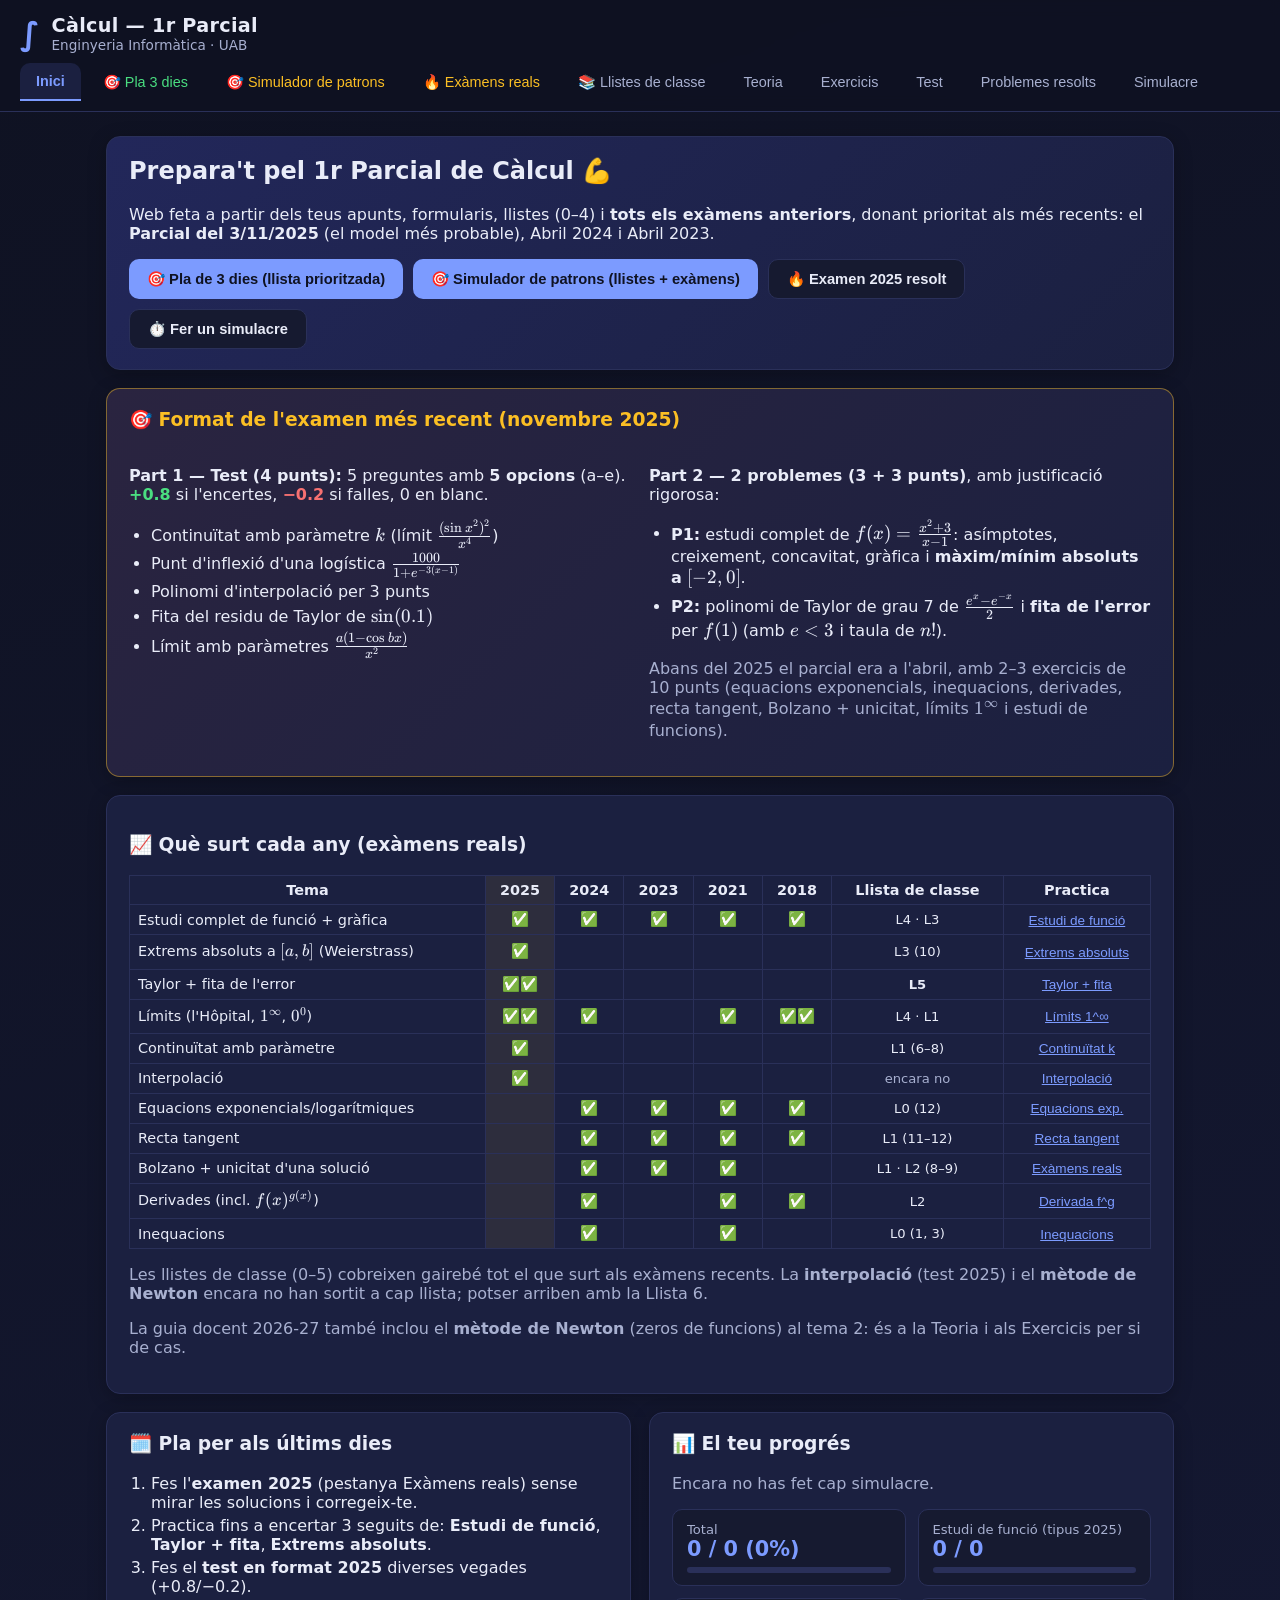
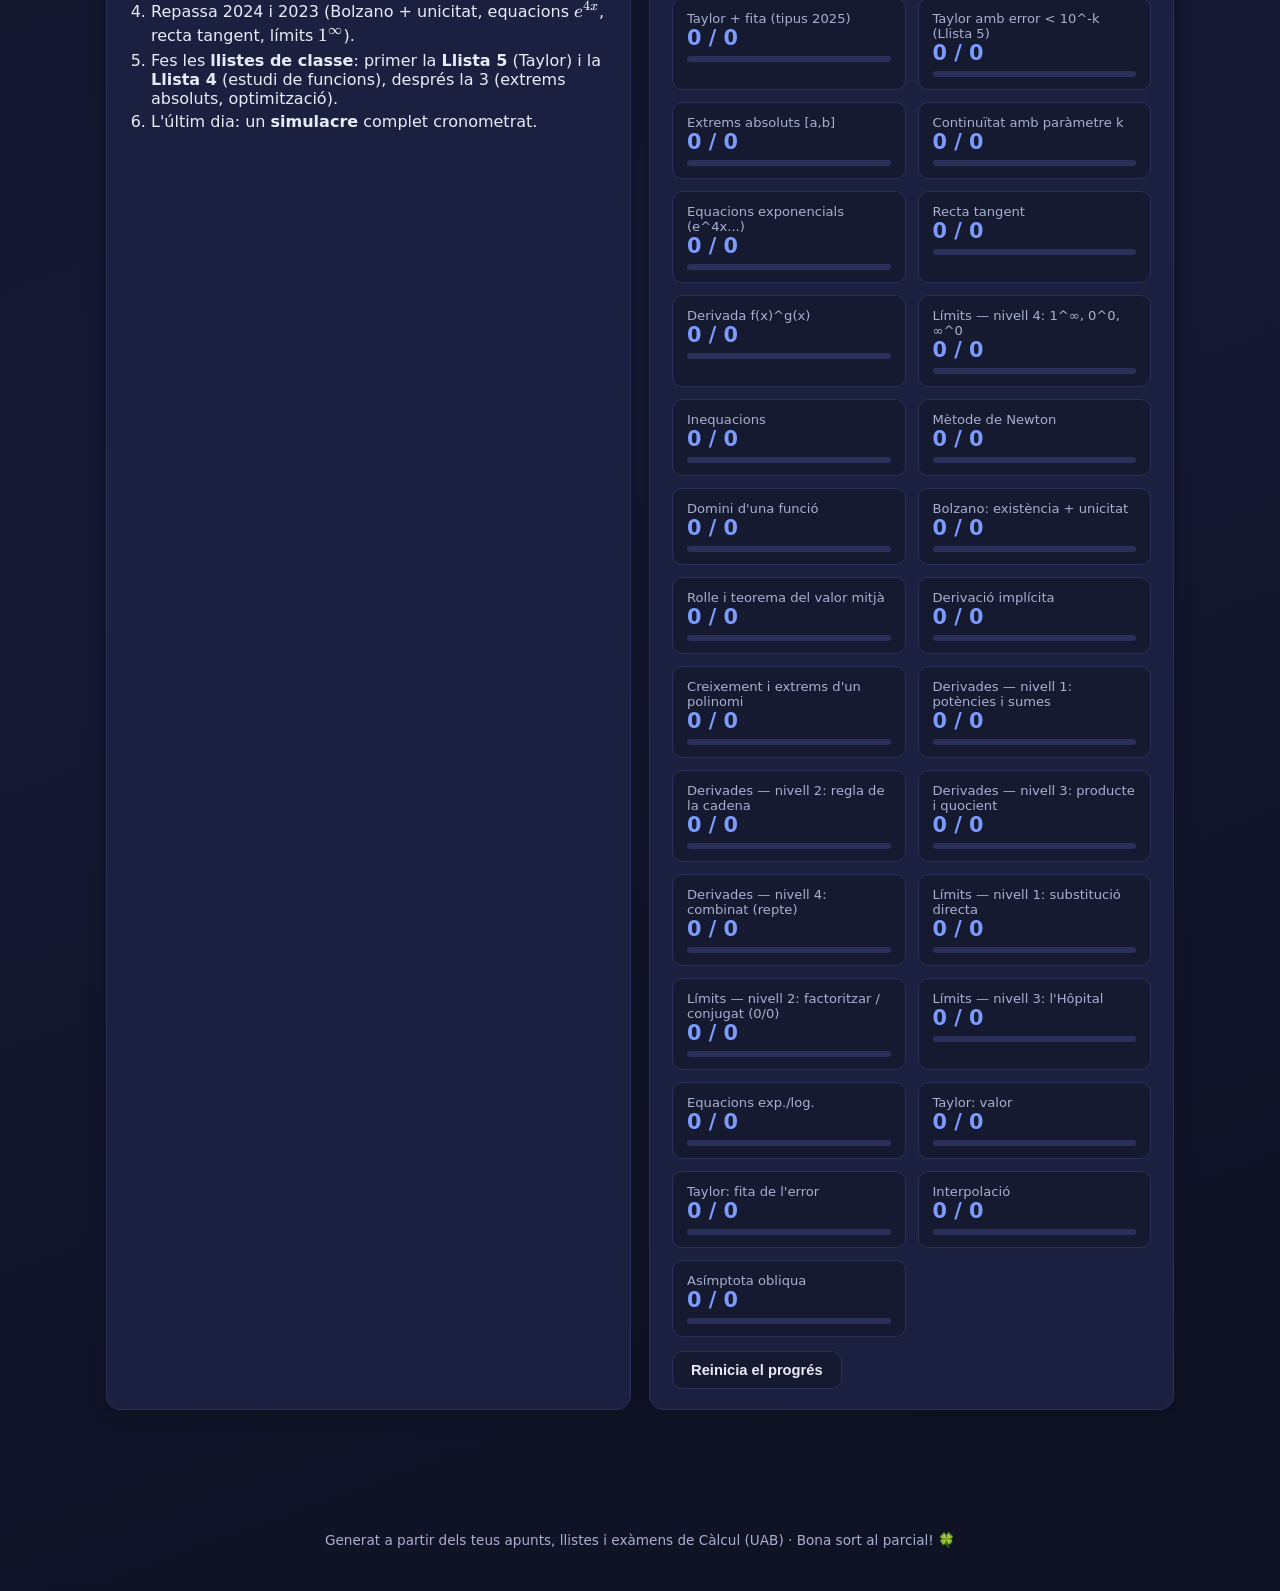
<file: v4/index.html>
<!DOCTYPE html>
<html lang="ca">
<head>
<meta charset="UTF-8">
<meta name="viewport" content="width=device-width, initial-scale=1.0">
<title>Càlcul · 1r Parcial — Repàs interactiu</title>
<link rel="icon" href="data:image/svg+xml,%3Csvg xmlns='http://www.w3.org/2000/svg' viewBox='0 0 100 100'%3E%3Ctext y='.9em' font-size='90'%3E∫%3C/text%3E%3C/svg%3E">
<link rel="stylesheet" href="vendor/katex/katex.min.css">
<link rel="stylesheet" href="css/style.css">
</head>
<body>

<header class="topbar">
  <div class="brand">
    <span class="brand-mark">∫</span>
    <div>
      <h1>Càlcul — 1r Parcial</h1>
      <p class="subtitle">Enginyeria Informàtica · UAB</p>
    </div>
  </div>
  <nav class="tabs" id="mainNav">
    <button class="tab-btn active" data-tab="inici">Inici</button>
    <button class="tab-btn tab-plan" data-tab="pla">🎯 Pla 3 dies</button>
    <button class="tab-btn tab-hot" data-tab="patrons">🎯 Simulador de patrons</button>
    <button class="tab-btn tab-hot" data-tab="examens">🔥 Exàmens reals</button>
    <button class="tab-btn" data-tab="llistes">📚 Llistes de classe</button>
    <button class="tab-btn" data-tab="teoria">Teoria</button>
    <button class="tab-btn" data-tab="exercicis">Exercicis</button>
    <button class="tab-btn" data-tab="test">Test</button>
    <button class="tab-btn" data-tab="resolts">Problemes resolts</button>
    <button class="tab-btn" data-tab="simulacre">Simulacre</button>
  </nav>
</header>

<main>

<!-- ============ INICI ============ -->
<section id="tab-inici" class="tab-panel active">
  <div class="card hero">
    <h2>Prepara't pel 1r Parcial de Càlcul 💪</h2>
    <p>Web feta a partir dels teus apunts, formularis, llistes (0–4) i <b>tots els exàmens anteriors</b>, donant prioritat als més recents:
       el <b>Parcial del 3/11/2025</b> (el model més probable), Abril 2024 i Abril 2023.</p>
    <div class="button-row">
      <button class="btn-primary" data-goto="pla">🎯 Pla de 3 dies (llista prioritzada)</button>
      <button class="btn-primary" data-goto="patrons">🎯 Simulador de patrons (llistes + exàmens)</button>
      <button class="btn-secondary" data-goto="examens">🔥 Examen 2025 resolt</button>
      <button class="btn-secondary" data-goto="simulacre">⏱️ Fer un simulacre</button>
    </div>
  </div>

  <div class="card priority">
    <h3>🎯 Format de l'examen més recent (novembre 2025)</h3>
    <div class="grid-2">
      <div>
        <p><b>Part 1 — Test (4 punts):</b> 5 preguntes amb <b>5 opcions</b> (a–e). <span class="good">+0.8</span> si l'encertes, <span class="bad">−0.2</span> si falles, 0 en blanc.</p>
        <ul>
          <li>Continuïtat amb paràmetre $k$ (límit $\frac{(\sin x^2)^2}{x^4}$)</li>
          <li>Punt d'inflexió d'una logística $\frac{1000}{1+e^{-3(x-1)}}$</li>
          <li>Polinomi d'interpolació per 3 punts</li>
          <li>Fita del residu de Taylor de $\sin(0.1)$</li>
          <li>Límit amb paràmetres $\frac{a(1-\cos bx)}{x^2}$</li>
        </ul>
      </div>
      <div>
        <p><b>Part 2 — 2 problemes (3 + 3 punts)</b>, amb justificació rigorosa:</p>
        <ul>
          <li><b>P1:</b> estudi complet de $f(x)=\frac{x^2+3}{x-1}$: asímptotes, creixement, concavitat, gràfica i <b>màxim/mínim absoluts a $[-2,0]$</b>.</li>
          <li><b>P2:</b> polinomi de Taylor de grau 7 de $\frac{e^x-e^{-x}}{2}$ i <b>fita de l'error</b> per $f(1)$ (amb $e\lt3$ i taula de $n!$).</li>
        </ul>
        <p class="muted">Abans del 2025 el parcial era a l'abril, amb 2–3 exercicis de 10 punts (equacions exponencials, inequacions, derivades, recta tangent, Bolzano + unicitat, límits $1^\infty$ i estudi de funcions).</p>
      </div>
    </div>
  </div>

  <div class="card">
    <h3>📈 Què surt cada any (exàmens reals)</h3>
    <div class="table-scroll">
    <table class="freq-table">
      <tr><th>Tema</th><th>2025</th><th>2024</th><th>2023</th><th>2021</th><th>2018</th><th>Llista de classe</th><th>Practica</th></tr>
      <tr><td>Estudi complet de funció + gràfica</td><td>✅</td><td>✅</td><td>✅</td><td>✅</td><td>✅</td><td class="list-col">L4 · L3</td><td><button class="link-btn" data-goto="exercicis" data-cat="functionStudy">Estudi de funció</button></td></tr>
      <tr><td>Extrems absoluts a $[a,b]$ (Weierstrass)</td><td>✅</td><td></td><td></td><td></td><td></td><td class="list-col">L3 (10)</td><td><button class="link-btn" data-goto="exercicis" data-cat="absExtrema">Extrems absoluts</button></td></tr>
      <tr><td>Taylor + fita de l'error</td><td>✅✅</td><td></td><td></td><td></td><td></td><td class="list-col"><b>L5</b></td><td><button class="link-btn" data-goto="exercicis" data-cat="taylorProblem">Taylor + fita</button></td></tr>
      <tr><td>Límits (l'Hôpital, $1^\infty$, $0^0$)</td><td>✅✅</td><td>✅</td><td></td><td>✅</td><td>✅✅</td><td class="list-col">L4 · L1</td><td><button class="link-btn" data-goto="exercicis" data-cat="powLimit">Límits 1^∞</button></td></tr>
      <tr><td>Continuïtat amb paràmetre</td><td>✅</td><td></td><td></td><td></td><td></td><td class="list-col">L1 (6–8)</td><td><button class="link-btn" data-goto="exercicis" data-cat="continuity">Continuïtat k</button></td></tr>
      <tr><td>Interpolació</td><td>✅</td><td></td><td></td><td></td><td></td><td class="list-col"><span class="muted">encara no</span></td><td><button class="link-btn" data-goto="exercicis" data-cat="interpolation">Interpolació</button></td></tr>
      <tr><td>Equacions exponencials/logarítmiques</td><td></td><td>✅</td><td>✅</td><td>✅</td><td>✅</td><td class="list-col">L0 (12)</td><td><button class="link-btn" data-goto="exercicis" data-cat="expQuadratic">Equacions exp.</button></td></tr>
      <tr><td>Recta tangent</td><td></td><td>✅</td><td>✅</td><td>✅</td><td>✅</td><td class="list-col">L1 (11–12)</td><td><button class="link-btn" data-goto="exercicis" data-cat="tangent">Recta tangent</button></td></tr>
      <tr><td>Bolzano + unicitat d'una solució</td><td></td><td>✅</td><td>✅</td><td>✅</td><td></td><td class="list-col">L1 · L2 (8–9)</td><td><button class="link-btn" data-goto="examens">Exàmens reals</button></td></tr>
      <tr><td>Derivades (incl. $f(x)^{g(x)}$)</td><td></td><td>✅</td><td></td><td>✅</td><td>✅</td><td class="list-col">L2</td><td><button class="link-btn" data-goto="exercicis" data-cat="logDerivative">Derivada f^g</button></td></tr>
      <tr><td>Inequacions</td><td></td><td>✅</td><td></td><td>✅</td><td></td><td class="list-col">L0 (1, 3)</td><td><button class="link-btn" data-goto="exercicis" data-cat="inequality">Inequacions</button></td></tr>
    </table>
    </div>
    <p class="muted">Les llistes de classe (0–5) cobreixen gairebé tot el que surt als exàmens recents. La <b>interpolació</b> (test 2025) i el <b>mètode de Newton</b> encara no han sortit a cap llista; potser arriben amb la Llista 6.</p>
    <p class="muted">La guia docent 2026-27 també inclou el <b>mètode de Newton</b> (zeros de funcions) al tema 2: és a la Teoria i als Exercicis per si de cas.</p>
  </div>

  <div class="grid-2">
    <div class="card">
      <h3>🗓️ Pla per als últims dies</h3>
      <ol>
        <li>Fes l'<b>examen 2025</b> (pestanya Exàmens reals) sense mirar les solucions i corregeix-te.</li>
        <li>Practica fins a encertar 3 seguits de: <b>Estudi de funció</b>, <b>Taylor + fita</b>, <b>Extrems absoluts</b>.</li>
        <li>Fes el <b>test en format 2025</b> diverses vegades (+0.8/−0.2).</li>
        <li>Repassa 2024 i 2023 (Bolzano + unicitat, equacions $e^{4x}$, recta tangent, límits $1^\infty$).</li>
        <li>Fes les <b>llistes de classe</b>: primer la <b>Llista 5</b> (Taylor) i la <b>Llista 4</b> (estudi de funcions), després la 3 (extrems absoluts, optimització).</li>
        <li>L'últim dia: un <b>simulacre</b> complet cronometrat.</li>
      </ol>
    </div>
    <div class="card">
      <h3>📊 El teu progrés</h3>
      <p id="bestExam" class="muted"></p>
      <div id="progressSummary" class="progress-grid"></div>
      <button class="btn-secondary" id="resetProgressBtn">Reinicia el progrés</button>
    </div>
  </div>
</section>

<!-- ============ PLA 3 DIES ============ -->
<section id="tab-pla" class="tab-panel">
  <div class="card hero">
    <h2>🎯 Pla de 3 dies: llista prioritzada</h2>
    <p>Feta a partir dels <b>10 primers parcials (2018–2025)</b> i de les <b>llistes de classe 0–5</b>. Ordenada per la probabilitat que surti i els punts que val.
       <b>S</b> = surt segur i val molt · <b>A</b> = gairebé cada any · <b>B</b> = punts ràpids · <b>C</b> = només un repàs.</p>
    <p class="muted small">Una cosa clau: els professors <b>reutilitzen problemes de les llistes</b>. El 2020 era la Llista 3 problema 2, la Recu 2019 era la Llista 3 4(b), i el P1 del 2025 i l'Ex. 3 del 2024 són gairebé la Llista 4 1(a)/(f).</p>
    <div class="list-meter plan-meter" id="planMeter"><span class="lm-text"></span><div class="progress-bar"><div class="progress-bar-fill"></div></div></div>
  </div>

  <div class="card">
    <h3>📋 Rànquing de temes</h3>
    <div class="table-scroll">
      <table class="rank-table">
        <thead><tr><th>#</th><th>Tier</th><th>Tema</th><th>Parcials<div class="rank-years" id="rankingHead"></div></th><th>Llistes</th><th>Pes</th></tr></thead>
        <tbody id="rankingBody"></tbody>
      </table>
    </div>
  </div>

  <div class="days-grid" id="planDays"></div>

  <div class="grid-2">
    <div class="card">
      <h3>🧩 Plantilles per escriure-ho amb rigor</h3>
      <p class="muted small">El 2025 deien: «no es consideraran vàlides respostes sense justificació». Aquestes plantilles són el mínim que has d'escriure.</p>
      <div id="planTemplates"></div>
    </div>
    <div class="card">
      <h3>⚠️ Errors que costen punts</h3>
      <ul id="planErrors" class="error-list"></ul>
    </div>
  </div>
</section>

<!-- ============ SIMULADOR DE PATRONS ============ -->
<section id="tab-patrons" class="tab-panel">
  <div class="card hero">
    <h2>🎯 Simulador de patrons d'examen</h2>
    <p>Aquests <b>no són exercicis generats a l'atzar</b>: són els problemes <b>reals</b> de les llistes de classe (marcats amb ★ segons com de segur és que surtin) i dels exàmens d'anys anteriors. Si els domines TOTS, dominaràs els patrons que es repeteixen any rere any.</p>
    <div class="chip-row" id="patronsFilterRow">
      <button class="chip hot active" data-minw="3">🔥 Només els seguríssims (★★★ i exàmens recents)</button>
      <button class="chip hot" data-minw="2">+ ★★ (Llistes 1–2, exàmens 2017–2024)</button>
      <button class="chip hot" data-minw="1">Tot inclòs (+ ★ bàsics de Llista 0)</button>
    </div>
    <div class="list-meter" id="patronsMeter"><span class="lm-text"></span><div class="progress-bar"><div class="progress-bar-fill"></div></div></div>
  </div>
  <div class="card" id="patronsCard" style="display:none;">
    <div class="exercise-header">
      <span class="score-badge" id="patronsSource"></span>
      <button class="btn-secondary btn-small" id="patronsResetBtn">↺ Reinicia aquest grup</button>
    </div>
    <div class="exercise-prompt" id="patronsPrompt"></div>
    <div id="patronsCheckRow"></div>
    <div class="button-row">
      <button class="btn-secondary" id="patronsSolBtn">👁️ Mostra solució</button>
      <button class="btn-primary" id="patronsMasteredBtn">✅ Ho dominava</button>
      <button class="btn-secondary" id="patronsReviewBtn">🔁 Encara m'cal repassar</button>
      <button class="btn-secondary" id="patronsNextBtn">➡️ Següent (sense marcar)</button>
    </div>
    <div id="patronsSolArea" class="solution-box" style="display:none;"></div>
  </div>
  <div class="card" id="patronsDoneCard" style="display:none;">
    <h3>🎉 Has dominat tots els patrons d'aquest grup!</h3>
    <p class="muted">Prova un grup més ampli de dalt, o reinicia aquest per repassar-lo de nou.</p>
  </div>
</section>

<!-- ============ EXÀMENS REALS ============ -->
<section id="tab-examens" class="tab-panel">
  <div class="card">
    <h3>🔥 Exàmens reals del 1r Parcial (del més recent al més antic)</h3>
    <p>Enunciats originals amb la solució completa de cada apartat. <b>Prioritat:</b> 2025 → 2024 → 2023. Intenta fer cada apartat abans d'obrir la solució.</p>
    <div class="chip-row" id="realExamsFilter"></div>
  </div>
  <div id="realExamsList"></div>
</section>

<!-- ============ LLISTES DE CLASSE ============ -->
<section id="tab-llistes" class="tab-panel">
  <div class="card">
    <h3>📚 Llistes de classe (el que fem a classe)</h3>
    <p>Els exàmens d'altres anys diuen <b>com</b> pregunten; les llistes diuen <b>què</b> estem fent aquest curs. Si el temari canviés, es veuria aquí primer.
       Aquí tens <b>tots els problemes</b> de les llistes 0–5, amb la solució i amb el que en surt a l'examen. Marca'ls com a fets per seguir el teu avanç.</p>
    <p class="muted small">★★★ = surt directament a l'examen · ★★ = surt com a part d'un problema · ★ = bàsics (no es fan a classe però cal saber-los).
       La Llista 5 (Taylor) és la més nova i encaixa amb el Problema 2 del Parcial 2025.</p>
    <div class="list-nav" id="classListsNav"></div>
  </div>
  <div id="classListsContainer"></div>
</section>

<!-- ============ TEORIA ============ -->
<section id="tab-teoria" class="tab-panel">
  <div class="card">
    <input type="text" id="theorySearch" placeholder="🔍 Cerca a la teoria (p.ex. 'Hôpital', 'Taylor', 'Bolzano'...)" class="search-box">
  </div>

  <div class="accordion" id="theoryAccordion">

    <details class="theory-block" open>
      <summary>1. Inequacions i valor absolut</summary>
      <div class="theory-content">
        <p>Per resoldre una inequació, es busquen els <b>punts crítics</b> (els punts on l'expressió val 0, o on el denominador s'anul·la si hi ha una fracció) i s'estudia el signe de l'expressió a cada interval que queda entre ells.</p>
        <div class="example">
          <b>Exemple:</b> $f(x) = |x^2-5x-24|$.<br>
          $x^2-5x-24=0 \Rightarrow x=8,\ x=-3$. Aquests són els punts crítics.
          <table class="sign-table">
            <tr><th></th><th>$(-\infty,-3)$</th><th>$(-3,8)$</th><th>$(8,\infty)$</th></tr>
            <tr><td>signe</td><td>+</td><td>−</td><td>+</td></tr>
          </table>
          Per tant: $f(x)=x^2-5x-24$ si $x\le -3$ o $x\ge 8$; i $f(x)=-(x^2-5x-24)$ si $-3 \lt x \lt 8$.
        </div>
        <p><b>Amb fraccions:</b> troba els punts crítics del numerador I del denominador; el signe final de la fracció és el producte dels signes.</p>
      </div>
    </details>

    <details class="theory-block">
      <summary>2. Exponencials i logaritmes</summary>
      <div class="theory-content">
        <p><b>Propietats de l'exponencial</b> $f(x)=e^x$:</p>
        <ul>
          <li>$e^{a+b}=e^a\cdot e^b$</li>
          <li>$(e^a)^b = e^{ab}$</li>
          <li>$e^a/e^b = e^{a-b}$, &nbsp; $e^0=1$</li>
        </ul>
        <p><b>Propietats del logaritme:</b></p>
        <ul>
          <li>$\ln a = b \iff e^b=a$ &nbsp;(i $\ln 1 = 0$, ja que $e^0=1$)</li>
          <li>$\ln(AB)=\ln A+\ln B$, &nbsp; $\ln(A/B)=\ln A-\ln B$</li>
          <li>$\ln(A^c)=c\ln A$</li>
          <li>Canvi de base: $\log_a x = \dfrac{\ln x}{\ln a}$</li>
        </ul>
        <div class="example">
          <b>Equacions típiques:</b> quan apareix $e^x$ i $e^{-x}$ alhora, fes el canvi $t=e^x$: l'equació es converteix en una quadràtica en $t$. Descarta sempre les arrels $t\le 0$ (ja que $e^x>0$ sempre).<br>
          Exemple: $e^x-6e^{-x}=1 \;\to\; t-\frac6t=1 \;\to\; t^2-t-6=0 \;\to\; t=3$ o $t=-2$ (descartat) $\Rightarrow x=\ln 3$.
        </div>
      </div>
    </details>

    <details class="theory-block">
      <summary>3. Trigonometria</summary>
      <div class="theory-content">
        <p><b>Identitats bàsiques:</b></p>
        <ul>
          <li>$\sin(-x)=-\sin x$, &nbsp; $\cos(-x)=\cos x$</li>
          <li>$\sin(\pi-x)=\sin x$, &nbsp; $\sin(\pi+x)=-\sin x$</li>
          <li>$\sin^2x+\cos^2x=1$</li>
          <li>$\sin(x+y)=\sin x\cos y+\cos x\sin y$</li>
          <li>$\cos(x+y)=\cos x\cos y-\sin x\sin y$</li>
          <li>$\sin(2x)=2\sin x\cos x$</li>
          <li>$\cos(2x)=\cos^2x-\sin^2x=1-2\sin^2x$</li>
          <li>$\sec x=1/\cos x$, &nbsp;$\csc x = 1/\sin x$, &nbsp;$\cot x=\cos x/\sin x$</li>
        </ul>
        <table class="values-table">
          <tr><th></th><th>$0°$</th><th>$30°$</th><th>$45°$</th><th>$60°$</th><th>$90°$</th></tr>
          <tr><td>$\sin$</td><td>$0$</td><td>$1/2$</td><td>$\sqrt2/2$</td><td>$\sqrt3/2$</td><td>$1$</td></tr>
          <tr><td>$\cos$</td><td>$1$</td><td>$\sqrt3/2$</td><td>$\sqrt2/2$</td><td>$1/2$</td><td>$0$</td></tr>
          <tr><td>$\tan$</td><td>$0$</td><td>$1/\sqrt3$</td><td>$1$</td><td>$\sqrt3$</td><td>$\infty$</td></tr>
        </table>
      </div>
    </details>

    <details class="theory-block">
      <summary>4. Límits: indeterminacions i regla de l'Hôpital</summary>
      <div class="theory-content">
        <div class="example exam-ex">
          <b>🧮 Recepta pas a pas per a QUALSEVOL límit (segueix-la sempre en aquest ordre):</b>
          <ol>
            <li><b>Substitueix directament.</b> Posa el valor de $x\to a$ a la funció. Si dona un número concret (no $\frac00$, $\frac\infty\infty$, etc.), <b>ja has acabat</b>: aquest és el límit.</li>
            <li><b>Si dona $\frac00$ amb polinomis o arrels:</b> prova de <b>factoritzar</b> i cancel·lar el factor que s'anul·la, o <b>multiplica pel conjugat</b> si hi ha una arrel. No cal l'Hôpital si això funciona.</li>
            <li><b>Si segueix sense resoldre's (o és $\frac\infty\infty$):</b> comprova que és $\frac00$ o $\frac\infty\infty$ i aplica <b>l'Hôpital</b>: deriva numerador i denominador <i>per separat</i> (no la fracció sencera!) i torna a provar substituir.</li>
            <li><b>Repeteix l'Hôpital</b> tantes vegades com faci falta mentre segueixi sortint $\frac00$ o $\frac\infty\infty$.</li>
            <li><b>Si la indeterminació és $0\cdot\infty$, $\infty-\infty$, $1^\infty$, $0^0$ o $\infty^0$:</b> primer transforma-la en $\frac00$ o $\frac\infty\infty$ (vegeu els exemples més avall) i llavors aplica els passos 3–4.</li>
          </ol>
          Practica-ho a la pestanya <b>Exercicis → 🧮 Fonaments</b>: nivell 1 (substitució directa), nivell 2 (factoritzar/conjugat), nivell 3 (l'Hôpital), nivell 4 (indeterminacions amb exponents).
        </div>
        <p>Les <b>7 indeterminacions clàssiques</b>: $\dfrac00$, $\dfrac{\infty}{\infty}$, $0\cdot\infty$, $\infty-\infty$, $1^\infty$, $0^0$, $\infty^0$. Saber reconèixer-les és la meitat de la feina.</p>
        <p><b>Regla de l'Hôpital</b> (per $0/0$ o $\infty/\infty$):
        $$\lim_{x\to a}\frac{f(x)}{g(x)} = \lim_{x\to a}\frac{f'(x)}{g'(x)} = \ \cdots$$
        (es pot repetir mentre segueixi sortint una indeterminació del mateix tipus).</p>
        <div class="example">
          <b>Tipus 2 — $0\cdot\infty$:</b> reescriu $f(x)g(x)$ com $\dfrac{f(x)}{1/g(x)}$ (queda $0/0$) o $\dfrac{g(x)}{1/f(x)}$ (queda $\infty/\infty$).<br>
          Exemple: $\displaystyle\lim_{x\to0^+}x\ln x = \lim_{x\to0^+}\dfrac{\ln x}{1/x} \overset{\text{Hôpital}}{=} \lim_{x\to0^+}\dfrac{1/x}{-1/x^2}=\lim_{x\to0^+}(-x)=0$.
        </div>
        <div class="example">
          <b>Tipus 3 — $1^\infty$, $0^0$, $\infty^0$:</b> escriu $f(x)^{g(x)} = e^{g(x)\ln f(x)}$ i resol el límit de l'exponent $g(x)\ln f(x)$ (que serà del tipus $0\cdot\infty$).<br>
          Exemple: $\displaystyle\lim_{x\to2}\left(\dfrac{x}{2}\right)^{\frac1{x-2}} = e^{\lim_{x\to2}\frac{1}{x-2}\ln(x/2)} = e^{1/2}$.
        </div>
        <div class="example">
          <b>Tipus 4 — $\infty-\infty$:</b> multiplica i divideix pel conjugat, o combina-ho en una sola fracció.
        </div>
        <p><b>Límits fonamentals</b> (molt útils, surten de l'Hôpital aplicat un cop):
        $\displaystyle\lim_{x\to0}\frac{\sin x}{x}=1$, &nbsp;
        $\displaystyle\lim_{x\to0}\frac{\tan x}{x}=1$, &nbsp;
        $\displaystyle\lim_{x\to0}\frac{e^x-1}{x}=1$, &nbsp;
        $\displaystyle\lim_{x\to0}\frac{\ln(1+x)}{x}=1$, &nbsp;
        $\displaystyle\lim_{x\to0}\frac{1-\cos x}{x^2}=\frac12$.</p>
      </div>
    </details>

    <details class="theory-block">
      <summary>5. Continuïtat: Bolzano i Weierstrass</summary>
      <div class="theory-content">
        <p>$f:[a,b]\to\mathbb{R}$ és <b>contínua</b> si es pot dibuixar sense aixecar el llapis del paper (informalment): no té salts ni trencaments.</p>
        <p><b>Teorema de Bolzano:</b> si $f$ és contínua a $[a,b]$ i $f(a)\cdot f(b)<0$ (signes diferents), llavors existeix almenys un $c\in(a,b)$ amb $f(c)=0$.</p>
        <div class="example">
          <b>Exemple (existència):</b> $p(x)=4x^3-7x^2+9x-11$. $p(1)=-5<0$, $p(2)=11>0$. Pel teorema de Bolzano, hi ha una arrel entre $1$ i $2$.
        </div>
        <p><b>Per demostrar unicitat</b> (molt freqüent als exàmens): un cop trobada l'existència amb Bolzano, mostra que $f'(x)$ té sempre el mateix signe a l'interval (és estrictament monòtona) — això implica que el zero només pot ser-hi un cop.
        <b>Truc ràpid:</b> si $f'(x)$ és una quadràtica senzilla com $3x^2+p$ (amb $p>0$), el seu valor mínim és al vèrtex $x=0$ i val exactament $p>0$: ja tens provat que mai s'anul·la, sense haver d'estudiar signes a trossos.</p>
        <p><b>Teorema de Weierstrass:</b> si $f:[a,b]\to\mathbb{R}$ és contínua en un interval <b>tancat i acotat</b>, llavors $f$ assoleix un màxim absolut i un mínim absolut a $[a,b]$ (existeixen punts $c_m,c_M$ amb $f(c_m)\le f(x)\le f(c_M)$ per a tot $x$).</p>
        <div class="example exam-ex">
          <b>🔥 Model d'unicitat (Abril 2024, 2b):</b> $3x+\cos(2x)=3$ té una única solució a $[0,\pi/2]$.<br>
          1) Defineix $g(x)=3x+\cos2x-3$ (contínua). 2) <b>Bolzano:</b> $g(0)=-2\lt0$, $g(\pi/2)=\frac{3\pi}2-4>0$ ⇒ almenys una arrel. 3) <b>Monotonia:</b> $g'(x)=3-2\sin2x\ge1>0$ ⇒ estrictament creixent ⇒ com a molt una. Conclusió: exactament una.
        </div>
        <p><b>Continuïtat en un punt amb paràmetre</b> (Test 2025): $f$ és contínua en $a$ si $\displaystyle\lim_{x\to a}f(x)=f(a)$. Si $f(x)=\frac{(\sin x^2)^2}{x^4}$ per $x\neq0$ i $f(0)=k$, cal $k=\lim_{x\to0}\left(\frac{\sin x^2}{x^2}\right)^2=1$.</p>
      </div>
    </details>

    <details class="theory-block">
      <summary>6. Derivades: taula i regles</summary>
      <div class="theory-content">
        <div class="example exam-ex">
          <b>🧮 Recepta pas a pas per derivar QUALSEVOL funció:</b> mira la funció de fora cap a dins i pregunta't, en aquest ordre:
          <ol>
            <li><b>És una suma o resta de termes</b> ($f+g$, $f-g$)? Deriva <b>cada terme per separat</b> i ja ho tens. (Un cop fet això per cada terme, els passos 2–4 s'apliquen a cada terme individualment.)</li>
            <li><b>És un producte de dues funcions</b> ($u(x)\cdot v(x)$)? Fes servir la <b>regla del producte</b>: $(uv)'=u'v+uv'$.</li>
            <li><b>És un quocient</b> ($u(x)/v(x)$)? Fes servir la <b>regla del quocient</b>: $\left(\frac{u}{v}\right)'=\frac{u'v-uv'}{v^2}$.</li>
            <li><b>Hi ha una funció "dins" d'una altra</b> (p.ex. $\sin(3x)$, $e^{x^2}$, $\sqrt{x+1}$)? Fes servir la <b>regla de la cadena</b>: deriva la funció de fora (mirant la de dins com un bloc únic) i <b>multiplica pel que val la derivada de dins</b>. Mai t'oblidis d'aquest últim factor.</li>
          </ol>
          Moltes funcions combinen diversos passos: per exemple $x^2 e^{3x}$ és un <b>producte</b> ($x^2$ i $e^{3x}$) on un dels factors necessita la <b>cadena</b> ($e^{3x}$).<br>
          Practica-ho per separat a <b>Exercicis → 🧮 Fonaments</b>: nivell 1 (potències i sumes), nivell 2 (cadena), nivell 3 (producte/quocient), nivell 4 (tot combinat).
        </div>
        <table class="deriv-table">
          <tr><th>Funció</th><th>Derivada</th></tr>
          <tr><td>$c$ (constant)</td><td>$0$</td></tr>
          <tr><td>$x^n$</td><td>$nx^{n-1}$</td></tr>
          <tr><td>$a^x$</td><td>$a^x\ln a$</td></tr>
          <tr><td>$e^x$</td><td>$e^x$</td></tr>
          <tr><td>$\log_a x$</td><td>$\dfrac{1}{x\ln a}$</td></tr>
          <tr><td>$\ln x$</td><td>$\dfrac1x$</td></tr>
          <tr><td>$\sin x$</td><td>$\cos x$</td></tr>
          <tr><td>$\cos x$</td><td>$-\sin x$</td></tr>
          <tr><td>$\tan x$</td><td>$\dfrac{1}{\cos^2 x}$</td></tr>
          <tr><td>$\arcsin x$</td><td>$\dfrac{1}{\sqrt{1-x^2}}$</td></tr>
          <tr><td>$\arccos x$</td><td>$\dfrac{-1}{\sqrt{1-x^2}}$</td></tr>
          <tr><td>$\arctan x$</td><td>$\dfrac{1}{1+x^2}$</td></tr>
        </table>
        <p><b>Regles de combinació</b> (amb $g(x)$ dins):</p>
        <ul>
          <li>Cadena: $[f(g(x))]' = f'(g(x))\cdot g'(x)$</li>
          <li>Producte: $(uv)'=u'v+uv'$</li>
          <li>Quocient: $\left(\dfrac{u}{v}\right)' = \dfrac{u'v-uv'}{v^2}$</li>
          <li>Potència general: $[g(x)^n]'=n\,g(x)^{n-1}g'(x)$</li>
        </ul>
        <p><b>Derivació logarítmica</b> per a $f(x)=u(x)^{v(x)}$ (Abril 2024, 1c): pren logaritmes $\ln f=v\ln u$ i deriva:
        $$f'(x)=u^{v}\left[v'\ln u+v\,\frac{u'}{u}\right]$$
        Exemple: $(2+\sin3x)^{\cos x}\Rightarrow f'=(2+\sin3x)^{\cos x}\left[-\sin x\ln(2+\sin3x)+\frac{3\cos x\cos3x}{2+\sin3x}\right]$.</p>
        <p><b>Recta tangent</b> a $y=f(x)$ en $x=a$ (surt gairebé cada any): $$y-f(a)=f'(a)(x-a)$$
        Exemple (Abril 2024): $f(x)=\ln(1+x^2)$ en $x=-2$: $f(-2)=\ln5$, $f'(-2)=-\frac45$ ⇒ $y=\ln5-\frac45(x+2)$.</p>
        <p><b>Derivació implícita</b> (Llista 2): quan $y$ no està aïllada (p.ex. $x^2+y^2=25$), trata $y$ com una funció de $x$ i deriva els dos costats de l'equació respecte $x$, aplicant la cadena cada vegada que apareix $y$ (recorda: $(y^2)'=2y\,y'$, $(y^n)'=n y^{n-1}y'$). Al final, agrupa tots els termes amb $y'$ a un costat i aïlla'l.</p>
        <div class="example">
          <b>Exemple:</b> $x^2+y^2=25$ al punt $(3,4)$. Derivant: $2x+2yy'=0 \Rightarrow y'=-\dfrac{x}{y}$. Al punt: $y'=-\dfrac34$.
        </div>
        <div class="example">
          <b>Exemple (producte):</b> $xy=12$ al punt $(3,4)$. Derivant amb la regla del producte: $y+xy'=0 \Rightarrow y'=-\dfrac{y}{x}=-\dfrac43$.
        </div>
      </div>
    </details>

    <details class="theory-block">
      <summary>7. Teoremes de Rolle i del Valor Mitjà</summary>
      <div class="theory-content">
        <p><b>Teorema del Valor Mitjà (Lagrange):</b> si $f$ és contínua a $[a,b]$ i derivable a $(a,b)$, existeix $c\in(a,b)$ tal que
        $$f'(c) = \frac{f(b)-f(a)}{b-a}.$$</p>
        <div class="example">
          <b>Exemple clàssic (radar de trànsit):</b> un cotxe entra en un túnel de 5 km i en surt exactament 3 minuts després. $v_{mitjana} = \dfrac{5\text{ km}}{0.05\text{ h}} = 100$ km/h. Pel TVM, en algun instant la velocitat instantània va ser exactament 100 km/h (encara que la velocitat mitjana permesa fos 90 km/h).
        </div>
        <p><b>Teorema de Rolle:</b> cas particular del TVM quan $f(a)=f(b)$. Llavors existeix $c\in(a,b)$ amb $f'(c)=0$.</p>
        <div class="example">
          <b>Ús típic:</b> demostrar que un polinomi no pot tenir més d'una arrel real. Si $f(x)=x^3+2x+1$ tingués dues arrels $a,b$, per Rolle existiria $c$ amb $f'(c)=0$. Però $f'(x)=3x^2+2>0$ sempre (no té arrels reals): contradicció. Per tant $f$ té com a màxim una arrel real.
        </div>
        <p><b>Com trobar el "$c$" explícitament</b> (quan l'exercici te'l demana): iguala $f'(x)$ al valor que calgui ($0$ per Rolle, la taxa mitjana $\frac{f(b)-f(a)}{b-a}$ pel TVM) i resol l'equació en $x$. Si surten diverses solucions, queda't amb la que cau dins l'interval obert $(a,b)$ — la teoria garanteix que almenys una hi serà.</p>
      </div>
    </details>

    <details class="theory-block">
      <summary>8. Estudi complet d'una funció</summary>
      <div class="theory-content">
        <p>Per fer un estudi complet (domini, creixement, extrems, convexitat, inflexió, asímptotes, esbós), segueix sempre aquest ordre:</p>
        <ol>
          <li><b>Domini:</b> mira denominadors (≠0), arrels parells (≥0), logaritmes (>0). Si n'hi ha més d'una condició, troba el domini de CADA una per separat i fes la intersecció.
            <div class="example">
              <b>Exemple combinat:</b> $f(x)=\dfrac{\sqrt{x-1}}{\ln(x-2)}$. Arrel: $x-1\ge0\Rightarrow x\ge1$. Logaritme: $x-2\gt0\Rightarrow x\gt2$. Denominador (el logaritme no pot ser $0$): $\ln(x-2)\neq0\Rightarrow x-2\neq1\Rightarrow x\neq3$. Intersecció: $\text{Dom}(f)=(2,\infty)\setminus\{3\}$ (la condició $x\ge1$ ja queda inclosa dins $x>2$).
            </div>
          </li>
          <li><b>Punts de tall:</b> amb l'eix $Y$ ($x=0$) i amb l'eix $X$ ($f(x)=0$).</li>
          <li><b>Creixement/decreixement:</b> calcula $f'(x)=0$ (punts crítics) i estudia el signe de $f'$ a cada interval.
            <ul><li>Si $f'$ passa de $+$ a $-$: màxim relatiu.</li><li>Si passa de $-$ a $+$: mínim relatiu.</li></ul>
          </li>
          <li><b>Convexitat/concavitat:</b> calcula $f''(x)=0$ i estudia el seu signe.
            <ul><li>$f''>0$: convexa ($\cup$). &nbsp; $f''<0$: còncava ($\cap$).</li><li>Canvi de signe de $f''$: punt d'inflexió.</li></ul>
          </li>
          <li><b>Asímptotes</b> (vegeu el bloc següent).</li>
          <li><b>Esbós:</b> ajunta tota la informació anterior en un dibuix aproximat.</li>
        </ol>
        <p><b>Extrems absoluts en $[a,b]$</b> (Parcial 2025, 1d): si $f$ és contínua a $[a,b]$, per Weierstrass existeixen. Candidats: <b>els extrems $a$ i $b$</b> + <b>els punts crítics interiors</b> ($f'=0$ o $f'$ no existeix). Avalua $f$ a tots i compara.</p>
        <div class="example exam-ex">
          <b>🔥 Parcial 2025:</b> $f(x)=\frac{x^2+3}{x-1}$ a $[-2,0]$. Punt crític interior $x=-1$. $f(-2)=-\frac73$, $f(-1)=-2$, $f(0)=-3$ ⇒ màx. absolut $-2$, mín. absolut $-3$.
        </div>
        <p><b>Truc per a racionals $\frac{x^2+c}{x-d}$:</b> divideix primer: $f(x)=x+d+\frac{d^2+c}{x-d}$. Llavors l'asímptota obliqua és $y=x+d$, i $f'=1-\frac{d^2+c}{(x-d)^2}$, $f''=\frac{2(d^2+c)}{(x-d)^3}$ surten en una línia.</p>
        <p><b>Criteri de les derivades successives:</b> si $f'(a)=\dots=f^{(n-1)}(a)=0$ i $f^{(n)}(a)\neq0$: si $n$ és parell hi ha extrem (mínim si $f^{(n)}(a)>0$, màxim si $\lt0$); si $n$ és senar, punt d'inflexió.</p>
        <p><b>Logística</b> $f(x)=\frac{L}{1+e^{-k(x-x_0)}}$ (Test 2025): creixent, amb el punt d'inflexió a $x=x_0$, on $f(x_0)=\frac L2$.</p>
      </div>
    </details>

    <details class="theory-block">
      <summary>9. Asímptotes</summary>
      <div class="theory-content">
        <p><b>Verticals</b> ($x=a$): quan $\displaystyle\lim_{x\to a}f(x)=\pm\infty$ (típicament on el denominador s'anul·la i el numerador no).</p>
        <p><b>Horitzontals</b> ($y=b$): quan $\displaystyle\lim_{x\to\pm\infty}f(x)=b$ (un nombre finit).</p>
        <p><b>Obliqües</b> ($y=mx+n$, només si no hi ha horitzontal): $$m=\lim_{x\to\pm\infty}\frac{f(x)}{x} \qquad n=\lim_{x\to\pm\infty}[f(x)-mx]$$ (cal que $m$ sigui finit i diferent de $0$, i $n$ finit).</p>
        <div class="example">
          <b>Exemple:</b> $f(x)=\dfrac{(x+2)^2}{x}$. &nbsp; $m=\displaystyle\lim_{x\to\infty}\frac{f(x)}{x}=1$. &nbsp;
          $n=\displaystyle\lim_{x\to\infty}\left[\frac{(x+2)^2}{x}-x\right]=\lim_{x\to\infty}\frac{4x+4}{x}=4$.<br>
          Asímptota obliqua: $y=x+4$.
        </div>
        <p><b>Posició respecte l'asímptota:</b> mira el signe de $f(x)-(mx+n)$ (o $f(x)-b$ per horitzontals) quan $x\to\pm\infty$: si és positiu, la corba queda per sobre; si és negatiu, per sota.</p>
      </div>
    </details>

    <details class="theory-block">
      <summary>10. Problemes d'optimització</summary>
      <div class="theory-content">
        <p>Recepta en 6 passos:</p>
        <ol>
          <li>Determina la variable que vols fer màxima o mínima.</li>
          <li>Expressa-la com una funció: la <b>funció objectiu</b> (normalment depèn de més d'una variable).</li>
          <li>Busca, a partir de l'enunciat, una relació entre les variables: la <b>funció condició</b>.</li>
          <li>Aïlla una variable a la funció condició i substitueix-la a la funció objectiu (ara depèn d'una sola variable).</li>
          <li>Deriva la funció objectiu, iguala a $0$ i troba els candidats a màxim/mínim.</li>
          <li><b>Comprova sempre</b> (amb la segona derivada, o estudiant signes) que el candidat és realment un màxim o un mínim, i que té sentit dins el context del problema (domini físic de la variable).</li>
        </ol>
      </div>
    </details>

    <details class="theory-block">
      <summary>11. Polinomi de Taylor i fita de l'error</summary>
      <div class="theory-content">
        <p><b>Polinomi de Taylor</b> de grau $n$ de $f$ centrat en $c$:
        $$P_c[f,n](x) = \sum_{k=0}^{n}\frac{f^{(k)}(c)}{k!}(x-c)^k = f(c)+f'(c)(x-c)+\frac{f''(c)}{2!}(x-c)^2+\cdots$$</p>
        <p>És el polinomi que millor aproxima $f$ a prop de $c$: comparteix amb $f$ el valor i totes les derivades fins a ordre $n$ en el punt $c$.</p>
        <p><b>Residu (error):</b> $R_n(x)=f(x)-P_c[f,n](x)$. &nbsp; <b>Forma de Lagrange:</b>
        $$R_n(x) = \frac{f^{(n+1)}(\xi)}{(n+1)!}(x-c)^{n+1}, \qquad \xi \text{ entre } c \text{ i } x.$$</p>
        <p><b>Fita de l'error</b> (forma de Weierstrass): si $M$ és una cota de $|f^{(n+1)}|$ a l'interval entre $c$ i $x$:
        $$|R_n(x)| \le \frac{M}{(n+1)!}|x-c|^{n+1}$$</p>
        <div class="example exam-ex">
          <b>🔥 Parcial 2025, P2:</b> $f(x)=\frac{e^x-e^{-x}}{2}=\sinh x$. Les derivades alternen $\sinh,\cosh$: $f^{(k)}(0)=0$ ($k$ parell), $1$ ($k$ senar). $P_7(x)=x+\frac{x^3}{3!}+\frac{x^5}{5!}+\frac{x^7}{7!}$.<br>
          Error en $x=1$: $|R_7(1)|=\frac{|\sinh\xi|}{8!}$, $0\lt\xi\lt1$, i $\sinh\xi\lt\frac e2\lt\frac32$ ⇒ $|R_7(1)|\lt\frac{1.5}{8!}\approx3.7\cdot10^{-5}$.
          <b>Clau:</b> digues sempre on és $\xi$, fita $|f^{(n+1)}(\xi)|$ per una constant $M$ justificant-ho (monotonia, $e\lt3$), i substitueix.
        </div>
        <div class="example">
          <b>Exemple:</b> aproximar $e^{1/2}$ amb $P_5$ de $f(x)=e^x$ en $c=0$. $P_5(\tfrac12)\approx1.6487$. Com $e^{\xi}\le e^{1/2}<3=M$ per $\xi\in(0,\tfrac12)$:
          $$|R_5(\tfrac12)| \le \frac{3}{6!}\left(\frac12\right)^6 \approx 6.5\times10^{-5}.$$
        </div>
        <div class="example exam-ex">
          <b>📚 Llista 5 — "aproximació amb error més petit que $10^{-4}$":</b> (1) escriu la fita $|R_n(x)|\le\frac{M}{(n+1)!}|x|^{n+1}$; (2) prova $n=1,2,3,\dots$ fins que la fita sigui $\lt10^{-4}$; (3) avalua $P_n(x)$.<br>
          $e^{0.3}$: amb $M=3$, $n=3$ dona $10^{-3}$ ✗ i $n=4$ dona $6\cdot10^{-5}$ ✓ ⇒ $e^{0.3}\approx1.34984$.<br>
          <b>Truc de la derivada alta:</b> el coeficient de $x^k$ és $\frac{f^{(k)}(0)}{k!}$. Per a $g(x)=\cos x^2=1-\frac{x^4}2+\frac{x^8}{24}-\cdots$: $g^{(8)}(0)=\frac{8!}{24}=1680$.
        </div>
        <p><b>Desenvolupaments de Maclaurin</b> ($c=0$) més utilitzats:</p>
        <ul>
          <li>$e^x = 1+x+\dfrac{x^2}{2!}+\dfrac{x^3}{3!}+\cdots$</li>
          <li>$\sin x = x-\dfrac{x^3}{3!}+\dfrac{x^5}{5!}-\cdots$</li>
          <li>$\cos x = 1-\dfrac{x^2}{2!}+\dfrac{x^4}{4!}-\cdots$</li>
          <li>$\ln(1+x) = x-\dfrac{x^2}{2}+\dfrac{x^3}{3}-\cdots$</li>
          <li>$\dfrac{1}{1-x} = 1+x+x^2+x^3+\cdots$</li>
        </ul>
      </div>
    </details>

    <details class="theory-block">
      <summary>12. Interpolació polinomial (Newton i Lagrange)</summary>
      <div class="theory-content">
        <p>Donats $n+1$ punts $(x_0,y_0),\ldots,(x_n,y_n)$ amb $x_i$ diferents, existeix un <b>únic</b> polinomi $p(x)$ de grau $\le n$ tal que $p(x_i)=y_i$ per a tot $i$.</p>
        <p><b>Mètode de Newton</b> (diferències dividides):
        $$p_n(x) = f[x_0]+f[x_0,x_1](x-x_0)+f[x_0,x_1,x_2](x-x_0)(x-x_1)+\cdots$$
        On $f[x_i,x_j]=\dfrac{f[x_j]-f[x_i]}{x_j-x_i}$ (i recursivament per a més punts). Avantatge: si afegeixes un punt nou, només cal calcular una fila més.</p>
        <div class="example">
          <b>Exemple</b> amb 4 punts $(30,-9.5),(40,-15.4),(50,-21.9),(60,-33.6)$:
          calculant les diferències dividides successives s'arriba a
          $p_3(x)=-9.5-0.59(x-30)-0.003(x-30)(x-40)-0.000766(x-30)(x-40)(x-50)$, i $p_3(45)\approx-18.29$.
        </div>
        <p><b>Mètode de Lagrange:</b>
        $$p(x) = \sum_{i=0}^n y_i\, l_i(x), \qquad l_i(x)=\prod_{j=0,\,j\neq i}^{n}\frac{x-x_j}{x_i-x_j}$$
        Cada $l_i(x)$ val $1$ a $x_i$ i $0$ a la resta de nodes. Més directe si no cal afegir punts nous.</p>
        <p><b>Error d'interpolació:</b>
        $$E(x) = f(x)-p_n(x) = \frac{f^{(n+1)}(\xi)}{(n+1)!}\prod_{i=0}^{n}(x-x_i)$$
        (fórmula molt semblant al residu de Taylor). Amb $M_{n+1}=\sup|f^{(n+1)}|$: $$|E(x)|\le \frac{M_{n+1}}{(n+1)!}\prod_{i=0}^n|x-x_i|.$$</p>
        <div class="example exam-ex">
          <b>🔥 Test 2025:</b> punts $(1,2),(2,3),(4,7)$. $f[1,2]=1$, $f[2,4]=\frac{7-3}{2}=2$, $f[1,2,4]=\frac{2-1}{4-1}=\frac13$.
          $P(x)=2+(x-1)+\frac13(x-1)(x-2)=\frac{x^2}{3}+\frac53$. <b>Truc al test:</b> substitueix els punts a cada opció i descarta.
        </div>
      </div>
    </details>

    <details class="theory-block">
      <summary>13. Zeros de funcions: mètode de Newton</summary>
      <div class="theory-content">
        <p>Per aproximar una arrel de $f(x)=0$ a partir d'un valor inicial $x_0$, es pren la recta tangent en $x_n$ i on talla l'eix $X$:
        $$x_{n+1}=x_n-\frac{f(x_n)}{f'(x_n)}$$</p>
        <p>Si $x_0$ és prou a prop de l'arrel i $f'\neq0$ allà, convergeix molt ràpid (el nombre de decimals correctes aproximadament es duplica a cada pas). Pot fallar si $f'(x_n)\approx0$ o si $x_0$ és lluny.</p>
        <div class="example">
          <b>Exemple:</b> $\sqrt2$ com a arrel de $f(x)=x^2-2$, $x_0=1$: $x_1=1-\frac{-1}{2}=1.5$, $x_2=1.5-\frac{0.25}{3}=\frac{17}{12}\approx1.41667$, $x_3\approx1.414216$.
        </div>
        <p><b>Abans d'aplicar Newton</b>, sovint es demana localitzar l'arrel amb Bolzano (trobar $[a,b]$ amb canvi de signe) i justificar que és única (monotonia).</p>
      </div>
    </details>

  </div>
</section>

<!-- ============ EXERCICIS ============ -->
<section id="tab-exercicis" class="tab-panel">
  <div class="card">
    <h3>Tria un tipus d'exercici</h3>
    <p class="chip-group-title basics-title">🧮 Fonaments: comença aquí si et costen derivades o límits</p>
    <div class="chip-row" id="exerciseCategoryRow">
      <button class="chip basics" data-cat="derivBasic">① Derivades: potències i sumes</button>
      <button class="chip basics" data-cat="derivChain">② Derivades: regla de la cadena</button>
      <button class="chip basics" data-cat="derivProdQuot">③ Derivades: producte i quocient</button>
      <button class="chip basics" data-cat="derivative">④ Derivades: combinat (repte)</button>
      <button class="chip basics" data-cat="limitDirect">① Límits: substitució directa</button>
      <button class="chip basics" data-cat="limitFactor">② Límits: factoritzar / conjugat</button>
      <button class="chip basics" data-cat="limit">③ Límits: regla de l'Hôpital</button>
      <button class="chip basics" data-cat="powLimit">④ Límits: 1^∞, 0^0, ∞^0</button>
      <span class="chip-sep">🧩 Coneixements base que falten (surten a gairebé tots els exàmens)</span>
      <button class="chip basics" data-cat="domain">Domini d'una funció</button>
      <button class="chip basics" data-cat="bolzano">Bolzano: existència + unicitat</button>
      <button class="chip basics" data-cat="rolleTvm">Rolle / valor mitjà: troba c</button>
      <button class="chip basics" data-cat="implicitDerivative">Derivació implícita</button>
      <button class="chip basics" data-cat="polyGrowth">Creixement i extrems (taula de signes)</button>
      <span class="chip-sep">🔥 Tipus examen 2025 / 2024 (prioritat)</span>
      <button class="chip hot" data-cat="functionStudy">Estudi de funció</button>
      <button class="chip hot" data-cat="taylorProblem">Taylor + fita</button>
      <button class="chip hot" data-cat="taylorDegree">Taylor amb error &lt; 10⁻ᵏ (Llista 5)</button>
      <button class="chip hot" data-cat="absExtrema">Extrems absoluts [a,b]</button>
      <button class="chip hot" data-cat="continuity">Continuïtat (k)</button>
      <button class="chip hot" data-cat="powLimit">Límits 1^∞ / 0^0</button>
      <button class="chip hot" data-cat="expQuadratic">Equacions e^{4x}, e^{2x}</button>
      <button class="chip hot" data-cat="tangent">Recta tangent</button>
      <button class="chip hot" data-cat="logDerivative">Derivada f(x)^g(x)</button>
      <button class="chip hot" data-cat="inequality">Inequacions</button>
      <span class="chip-sep">Bàsics i altres</span>
      <button class="chip" data-cat="derivative">Derivades</button>
      <button class="chip" data-cat="limit">Límits (l'Hôpital)</button>
      <button class="chip" data-cat="equation">Equacions exp./log.</button>
      <button class="chip" data-cat="interpolation">Interpolació</button>
      <button class="chip" data-cat="taylor">Taylor: valor</button>
      <button class="chip" data-cat="taylorError">Taylor: fita</button>
      <button class="chip" data-cat="asymptote">Asímptota obliqua</button>
      <button class="chip" data-cat="newton">Mètode de Newton</button>
    </div>
    <p class="muted small">Pots escriure expressions: <code>ln(2)/2</code>, <code>e^2</code>, <code>sqrt(3)</code>, <code>pi/2</code>, <code>-7/3</code>, <code>log(2,8)</code>... Prem Enter per comprovar.</p>
  </div>

  <div class="card" id="exercisePanel" style="display:none;">
    <div class="exercise-header">
      <h3 id="exerciseTitle"></h3>
      <span class="score-badge" id="exerciseScore">0 / 0</span>
    </div>
    <div class="exercise-prompt" id="exercisePrompt"></div>
    <p class="exercise-instructions" id="exerciseInstructions"></p>

    <div id="exerciseInputs" class="exercise-inputs"></div>

    <div class="button-row">
      <button class="btn-primary" id="checkBtn">Comprova</button>
      <button class="btn-secondary" id="hintBtn">💡 Pista</button>
      <button class="btn-secondary" id="solutionBtn">👁️ Mostra solució</button>
      <button class="btn-secondary" id="nextBtn">➡️ Nou exercici</button>
    </div>

    <div id="feedbackArea" class="feedback"></div>
    <div id="hintArea" class="hint-box" style="display:none;"></div>
    <div id="solutionArea" class="solution-box" style="display:none;"></div>
  </div>
</section>

<!-- ============ TEST ============ -->
<section id="tab-test" class="tab-panel">
  <div class="card" id="testIntro">
    <h3>Test</h3>
    <div class="grid-2">
      <div class="mode-box hot">
        <h4>🔥 Format examen 2025</h4>
        <p>5 preguntes amb 5 opcions (a–e). <b>+0.8</b> encert, <b>−0.2</b> error, 0 en blanc. Nota sobre 4. Preguntes reals de 2025, 2021 i 2018 i noves del mateix estil.</p>
        <button class="btn-primary" id="startExamTestBtn">Comença (format 2025)</button>
      </div>
      <div class="mode-box">
        <h4>📚 Pràctica conceptual</h4>
        <p>10 preguntes aleatòries de tot el banc (teoremes, indeterminacions, derivades, asímptotes...).</p>
        <button class="btn-secondary" id="startTestBtn">Comença la pràctica</button>
      </div>
    </div>
  </div>
  <div class="card" id="testRunner" style="display:none;"></div>
  <div class="card" id="testResult" style="display:none;"></div>
</section>

<!-- ============ PROBLEMES RESOLTS ============ -->
<section id="tab-resolts" class="tab-panel">
  <div class="card">
    <p class="muted">Les llistes de classe (Llista 0–5) resoltes són a la pestanya <button class="link-btn" data-goto="llistes">📚 Llistes de classe</button>.</p>
  </div>
  <div class="card">
    <h3>Altres problemes resolts d'exàmens anteriors</h3>
    <p>Problemes extrets i adaptats d'exàmens anteriors, amb solució pas a pas.</p>
  </div>
  <div id="solvedProblemsList"></div>
</section>

<!-- ============ SIMULACRE ============ -->
<section id="tab-simulacre" class="tab-panel">
  <div class="card" id="examIntro">
    <h3>Simulacre d'examen — format 2025</h3>
    <ul>
      <li><b>Test (4 punts):</b> 5 preguntes, 5 opcions, +0.8 / −0.2 / en blanc 0.</li>
      <li><b>Problema 1 (3 punts):</b> estudi d'una funció racional (asímptotes, extrems, convexitat), com el de 2025.</li>
      <li><b>Problema 2 (3 punts):</b> Taylor + fita de l'error, o extrems absoluts en un interval.</li>
    </ul>
    <p class="muted">Fes els càlculs en paper (com a l'examen) i escriu els resultats a les caselles. Nota sobre 10.</p>
    <label class="inline-label">Durada:
      <select id="examMinutes" class="input-field select">
        <option value="60">60 minuts</option>
        <option value="90" selected>90 minuts</option>
        <option value="120">120 minuts</option>
      </select>
    </label>
    <button class="btn-primary" id="startExamBtn">Comença el simulacre</button>
  </div>
  <div class="card" id="examRunner" style="display:none;"></div>
  <div class="card" id="examResult" style="display:none;"></div>
</section>

</main>

<footer>
  <p>Generat a partir dels teus apunts, llistes i exàmens de Càlcul (UAB) · Bona sort al parcial! 🍀</p>
</footer>

<script src="vendor/katex/katex.min.js"></script>
<script src="vendor/katex/auto-render.min.js"></script>
<script src="js/mathparser.js"></script>
<script src="js/exercises.js"></script>
<script src="js/quizdata.js"></script>
<script src="js/examsdata.js"></script>
<script src="js/llistesdata.js"></script>
<script src="js/plandata.js"></script>
<script src="js/app.js"></script>
</body>
</html>
</file>
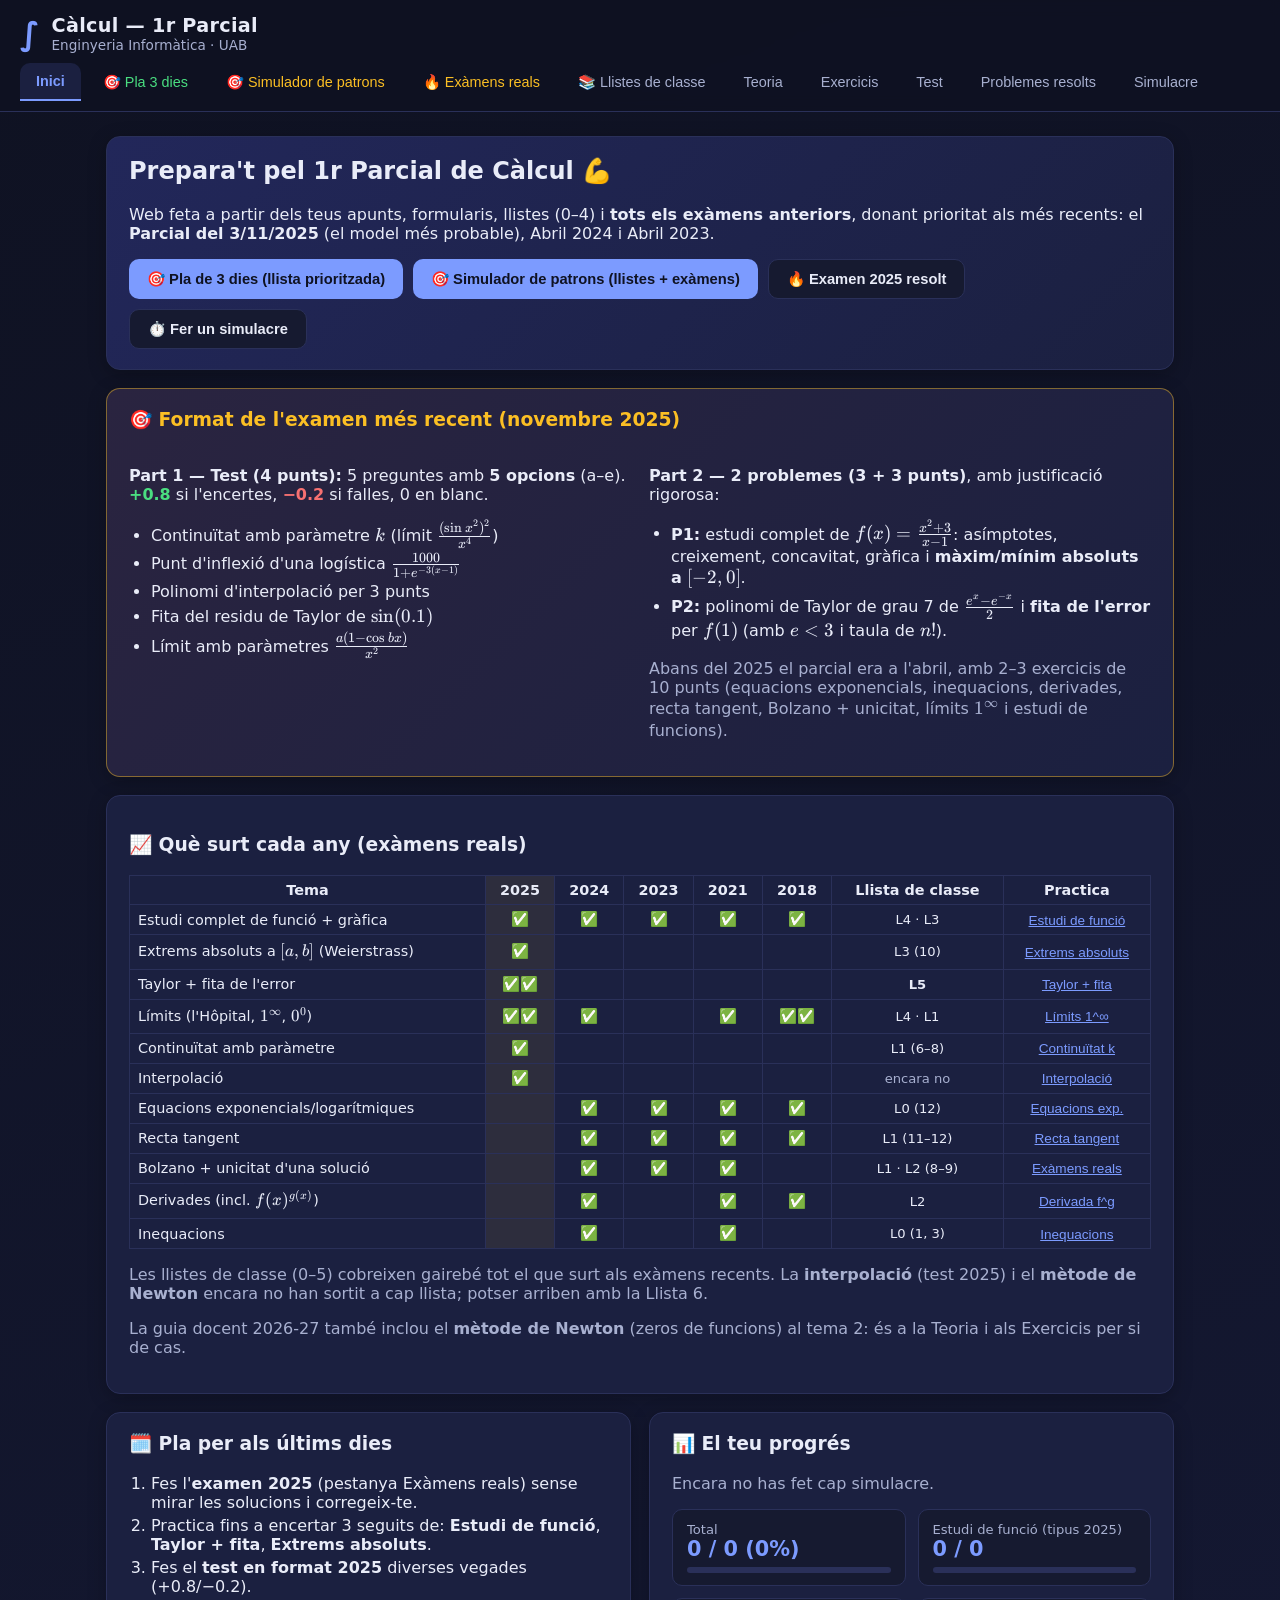
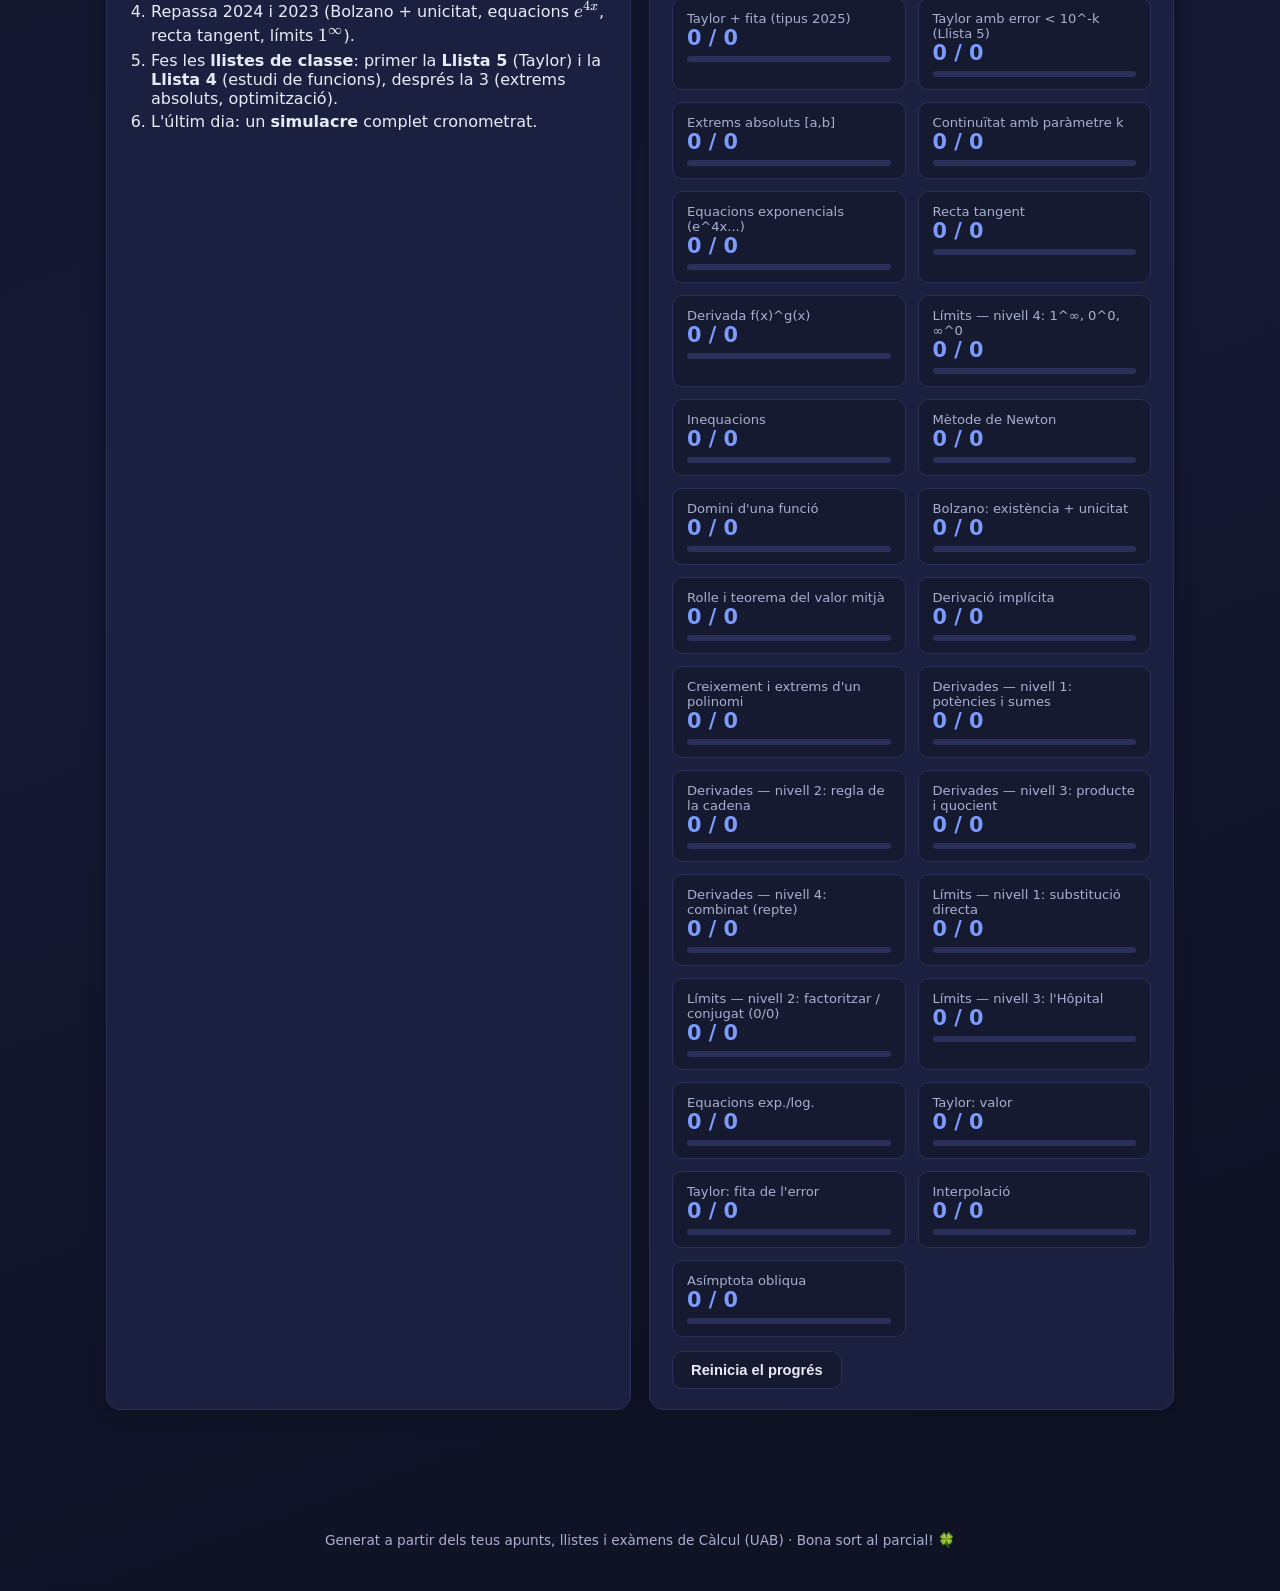
<file: v5/index.html>
<!DOCTYPE html>
<html lang="ca">
<head>
<meta charset="UTF-8">
<meta name="viewport" content="width=device-width, initial-scale=1.0">
<title>Càlcul · 1r Parcial — Repàs interactiu</title>
<link rel="icon" href="data:image/svg+xml,%3Csvg xmlns='http://www.w3.org/2000/svg' viewBox='0 0 100 100'%3E%3Ctext y='.9em' font-size='90'%3E∫%3C/text%3E%3C/svg%3E">
<link rel="stylesheet" href="vendor/katex/katex.min.css">
<link rel="stylesheet" href="css/style.css">
</head>
<body>

<header class="topbar">
  <div class="brand">
    <span class="brand-mark">∫</span>
    <div>
      <h1>Càlcul — 1r Parcial</h1>
      <p class="subtitle">Enginyeria Informàtica · UAB</p>
    </div>
  </div>
  <nav class="tabs" id="mainNav">
    <button class="tab-btn active" data-tab="inici">Inici</button>
    <button class="tab-btn tab-plan" data-tab="pla">🎯 Pla 3 dies</button>
    <button class="tab-btn tab-hot" data-tab="patrons">🎯 Simulador de patrons</button>
    <button class="tab-btn tab-hot" data-tab="examens">🔥 Exàmens reals</button>
    <button class="tab-btn" data-tab="llistes">📚 Llistes de classe</button>
    <button class="tab-btn" data-tab="teoria">Teoria</button>
    <button class="tab-btn" data-tab="exercicis">Exercicis</button>
    <button class="tab-btn" data-tab="test">Test</button>
    <button class="tab-btn" data-tab="resolts">Problemes resolts</button>
    <button class="tab-btn" data-tab="simulacre">Simulacre</button>
  </nav>
</header>

<main>

<!-- ============ INICI ============ -->
<section id="tab-inici" class="tab-panel active">
  <div class="card hero">
    <h2>Prepara't pel 1r Parcial de Càlcul 💪</h2>
    <p>Web feta a partir dels teus apunts, formularis, llistes (0–4) i <b>tots els exàmens anteriors</b>, donant prioritat als més recents:
       el <b>Parcial del 3/11/2025</b> (el model més probable), Abril 2024 i Abril 2023.</p>
    <div class="button-row">
      <button class="btn-primary" data-goto="pla">🎯 Pla de 3 dies (llista prioritzada)</button>
      <button class="btn-primary" data-goto="patrons">🎯 Simulador de patrons (llistes + exàmens)</button>
      <button class="btn-secondary" data-goto="examens">🔥 Examen 2025 resolt</button>
      <button class="btn-secondary" data-goto="simulacre">⏱️ Fer un simulacre</button>
    </div>
  </div>

  <div class="card priority">
    <h3>🎯 Format de l'examen més recent (novembre 2025)</h3>
    <div class="grid-2">
      <div>
        <p><b>Part 1 — Test (4 punts):</b> 5 preguntes amb <b>5 opcions</b> (a–e). <span class="good">+0.8</span> si l'encertes, <span class="bad">−0.2</span> si falles, 0 en blanc.</p>
        <ul>
          <li>Continuïtat amb paràmetre $k$ (límit $\frac{(\sin x^2)^2}{x^4}$)</li>
          <li>Punt d'inflexió d'una logística $\frac{1000}{1+e^{-3(x-1)}}$</li>
          <li>Polinomi d'interpolació per 3 punts</li>
          <li>Fita del residu de Taylor de $\sin(0.1)$</li>
          <li>Límit amb paràmetres $\frac{a(1-\cos bx)}{x^2}$</li>
        </ul>
      </div>
      <div>
        <p><b>Part 2 — 2 problemes (3 + 3 punts)</b>, amb justificació rigorosa:</p>
        <ul>
          <li><b>P1:</b> estudi complet de $f(x)=\frac{x^2+3}{x-1}$: asímptotes, creixement, concavitat, gràfica i <b>màxim/mínim absoluts a $[-2,0]$</b>.</li>
          <li><b>P2:</b> polinomi de Taylor de grau 7 de $\frac{e^x-e^{-x}}{2}$ i <b>fita de l'error</b> per $f(1)$ (amb $e\lt3$ i taula de $n!$).</li>
        </ul>
        <p class="muted">Abans del 2025 el parcial era a l'abril, amb 2–3 exercicis de 10 punts (equacions exponencials, inequacions, derivades, recta tangent, Bolzano + unicitat, límits $1^\infty$ i estudi de funcions).</p>
      </div>
    </div>
  </div>

  <div class="card">
    <h3>📈 Què surt cada any (exàmens reals)</h3>
    <div class="table-scroll">
    <table class="freq-table">
      <tr><th>Tema</th><th>2025</th><th>2024</th><th>2023</th><th>2021</th><th>2018</th><th>Llista de classe</th><th>Practica</th></tr>
      <tr><td>Estudi complet de funció + gràfica</td><td>✅</td><td>✅</td><td>✅</td><td>✅</td><td>✅</td><td class="list-col">L4 · L3</td><td><button class="link-btn" data-goto="exercicis" data-cat="functionStudy">Estudi de funció</button></td></tr>
      <tr><td>Extrems absoluts a $[a,b]$ (Weierstrass)</td><td>✅</td><td></td><td></td><td></td><td></td><td class="list-col">L3 (10)</td><td><button class="link-btn" data-goto="exercicis" data-cat="absExtrema">Extrems absoluts</button></td></tr>
      <tr><td>Taylor + fita de l'error</td><td>✅✅</td><td></td><td></td><td></td><td></td><td class="list-col"><b>L5</b></td><td><button class="link-btn" data-goto="exercicis" data-cat="taylorProblem">Taylor + fita</button></td></tr>
      <tr><td>Límits (l'Hôpital, $1^\infty$, $0^0$)</td><td>✅✅</td><td>✅</td><td></td><td>✅</td><td>✅✅</td><td class="list-col">L4 · L1</td><td><button class="link-btn" data-goto="exercicis" data-cat="powLimit">Límits 1^∞</button></td></tr>
      <tr><td>Continuïtat amb paràmetre</td><td>✅</td><td></td><td></td><td></td><td></td><td class="list-col">L1 (6–8)</td><td><button class="link-btn" data-goto="exercicis" data-cat="continuity">Continuïtat k</button></td></tr>
      <tr><td>Interpolació</td><td>✅</td><td></td><td></td><td></td><td></td><td class="list-col"><span class="muted">encara no</span></td><td><button class="link-btn" data-goto="exercicis" data-cat="interpolation">Interpolació</button></td></tr>
      <tr><td>Equacions exponencials/logarítmiques</td><td></td><td>✅</td><td>✅</td><td>✅</td><td>✅</td><td class="list-col">L0 (12)</td><td><button class="link-btn" data-goto="exercicis" data-cat="expQuadratic">Equacions exp.</button></td></tr>
      <tr><td>Recta tangent</td><td></td><td>✅</td><td>✅</td><td>✅</td><td>✅</td><td class="list-col">L1 (11–12)</td><td><button class="link-btn" data-goto="exercicis" data-cat="tangent">Recta tangent</button></td></tr>
      <tr><td>Bolzano + unicitat d'una solució</td><td></td><td>✅</td><td>✅</td><td>✅</td><td></td><td class="list-col">L1 · L2 (8–9)</td><td><button class="link-btn" data-goto="examens">Exàmens reals</button></td></tr>
      <tr><td>Derivades (incl. $f(x)^{g(x)}$)</td><td></td><td>✅</td><td></td><td>✅</td><td>✅</td><td class="list-col">L2</td><td><button class="link-btn" data-goto="exercicis" data-cat="logDerivative">Derivada f^g</button></td></tr>
      <tr><td>Inequacions</td><td></td><td>✅</td><td></td><td>✅</td><td></td><td class="list-col">L0 (1, 3)</td><td><button class="link-btn" data-goto="exercicis" data-cat="inequality">Inequacions</button></td></tr>
    </table>
    </div>
    <p class="muted">Les llistes de classe (0–5) cobreixen gairebé tot el que surt als exàmens recents. La <b>interpolació</b> (test 2025) i el <b>mètode de Newton</b> encara no han sortit a cap llista; potser arriben amb la Llista 6.</p>
    <p class="muted">La guia docent 2026-27 també inclou el <b>mètode de Newton</b> (zeros de funcions) al tema 2: és a la Teoria i als Exercicis per si de cas.</p>
  </div>

  <div class="grid-2">
    <div class="card">
      <h3>🗓️ Pla per als últims dies</h3>
      <ol>
        <li>Fes l'<b>examen 2025</b> (pestanya Exàmens reals) sense mirar les solucions i corregeix-te.</li>
        <li>Practica fins a encertar 3 seguits de: <b>Estudi de funció</b>, <b>Taylor + fita</b>, <b>Extrems absoluts</b>.</li>
        <li>Fes el <b>test en format 2025</b> diverses vegades (+0.8/−0.2).</li>
        <li>Repassa 2024 i 2023 (Bolzano + unicitat, equacions $e^{4x}$, recta tangent, límits $1^\infty$).</li>
        <li>Fes les <b>llistes de classe</b>: primer la <b>Llista 5</b> (Taylor) i la <b>Llista 4</b> (estudi de funcions), després la 3 (extrems absoluts, optimització).</li>
        <li>L'últim dia: un <b>simulacre</b> complet cronometrat.</li>
      </ol>
    </div>
    <div class="card">
      <h3>📊 El teu progrés</h3>
      <p id="bestExam" class="muted"></p>
      <div id="progressSummary" class="progress-grid"></div>
      <button class="btn-secondary" id="resetProgressBtn">Reinicia el progrés</button>
    </div>
  </div>
</section>

<!-- ============ PLA 3 DIES ============ -->
<section id="tab-pla" class="tab-panel">
  <div class="card hero">
    <h2>🎯 Pla de 3 dies: llista prioritzada</h2>
    <p>Feta a partir dels <b>10 primers parcials (2018–2025)</b> i de les <b>llistes de classe 0–5</b>. Ordenada per la probabilitat que surti i els punts que val.
       <b>S</b> = surt segur i val molt · <b>A</b> = gairebé cada any · <b>B</b> = punts ràpids · <b>C</b> = només un repàs.</p>
    <p class="muted small">Una cosa clau: els professors <b>reutilitzen problemes de les llistes</b>. El 2020 era la Llista 3 problema 2, la Recu 2019 era la Llista 3 4(b), i el P1 del 2025 i l'Ex. 3 del 2024 són gairebé la Llista 4 1(a)/(f).</p>
    <div class="list-meter plan-meter" id="planMeter"><span class="lm-text"></span><div class="progress-bar"><div class="progress-bar-fill"></div></div></div>
  </div>

  <div class="card">
    <h3>📋 Rànquing de temes</h3>
    <div class="table-scroll">
      <table class="rank-table">
        <thead><tr><th>#</th><th>Tier</th><th>Tema</th><th>Parcials<div class="rank-years" id="rankingHead"></div></th><th>Llistes</th><th>Pes</th></tr></thead>
        <tbody id="rankingBody"></tbody>
      </table>
    </div>
  </div>

  <div class="days-grid" id="planDays"></div>

  <div class="grid-2">
    <div class="card">
      <h3>🧩 Plantilles per escriure-ho amb rigor</h3>
      <p class="muted small">El 2025 deien: «no es consideraran vàlides respostes sense justificació». Aquestes plantilles són el mínim que has d'escriure.</p>
      <div id="planTemplates"></div>
    </div>
    <div class="card">
      <h3>⚠️ Errors que costen punts</h3>
      <ul id="planErrors" class="error-list"></ul>
    </div>
  </div>
</section>

<!-- ============ SIMULADOR DE PATRONS ============ -->
<section id="tab-patrons" class="tab-panel">
  <div class="card hero">
    <h2>🎯 Simulador de patrons d'examen</h2>
    <p>Aquests <b>no són exercicis generats a l'atzar</b>: són els problemes <b>reals</b> de les llistes de classe (marcats amb ★ segons com de segur és que surtin) i dels exàmens d'anys anteriors. Si els domines TOTS, dominaràs els patrons que es repeteixen any rere any.</p>
    <div class="chip-row" id="patronsFilterRow">
      <button class="chip hot active" data-minw="3">🔥 Només els seguríssims (★★★ i exàmens recents)</button>
      <button class="chip hot" data-minw="2">+ ★★ (Llistes 1–2, exàmens 2017–2024)</button>
      <button class="chip hot" data-minw="1">Tot inclòs (+ ★ bàsics de Llista 0)</button>
    </div>
    <div class="list-meter" id="patronsMeter"><span class="lm-text"></span><div class="progress-bar"><div class="progress-bar-fill"></div></div></div>
  </div>
  <div class="card" id="patronsCard" style="display:none;">
    <div class="exercise-header">
      <span class="score-badge" id="patronsSource"></span>
      <button class="btn-secondary btn-small" id="patronsResetBtn">↺ Reinicia aquest grup</button>
    </div>
    <div class="exercise-prompt" id="patronsPrompt"></div>
    <div id="patronsCheckRow"></div>
    <div class="button-row">
      <button class="btn-secondary" id="patronsSolBtn">👁️ Mostra solució</button>
      <button class="btn-primary" id="patronsMasteredBtn">✅ Ho dominava</button>
      <button class="btn-secondary" id="patronsReviewBtn">🔁 Encara m'cal repassar</button>
      <button class="btn-secondary" id="patronsNextBtn">➡️ Següent (sense marcar)</button>
    </div>
    <div id="patronsSolArea" class="solution-box" style="display:none;"></div>
  </div>
  <div class="card" id="patronsDoneCard" style="display:none;">
    <h3>🎉 Has dominat tots els patrons d'aquest grup!</h3>
    <p class="muted">Prova un grup més ampli de dalt, o reinicia aquest per repassar-lo de nou.</p>
  </div>
</section>

<!-- ============ EXÀMENS REALS ============ -->
<section id="tab-examens" class="tab-panel">
  <div class="card">
    <h3>🔥 Exàmens reals del 1r Parcial (del més recent al més antic)</h3>
    <p>Enunciats originals amb la solució completa de cada apartat. <b>Prioritat:</b> 2025 → 2024 → 2023. Intenta fer cada apartat abans d'obrir la solució.</p>
    <div class="chip-row" id="realExamsFilter"></div>
  </div>
  <div class="card hot" id="genExamCard">
    <h3>🎲 Examen 2025 autogenerat (variants)</h3>
    <p>Mateix format i mateixos patrons que el Parcial del 3/11/2025, però amb <b>números nous</b> cada vegada. Ho fas tu i t'ho corregeixes tu.</p>
    <ul>
      <li><b>Test (4 punts):</b> 4 preguntes amb 5 opcions. Com que falta una pregunta, cada encert val <span class="good">+1</span> i cada error <span class="bad">−0.25</span> (la mateixa proporció 4:1 que el real), en blanc 0.</li>
      <li><b>Problema 1 (3 punts):</b> estudi de $f(x)=\dfrac{x^2+c}{x-d}$: asímptotes, extrems, convexitat i extrems absoluts en un interval.</li>
      <li><b>Problema 2 (3 punts):</b> Taylor de $\dfrac{e^x\pm e^{-x}}{2}$ i fita de l'error.</li>
    </ul>
    <p class="muted small">Sense la <b>interpolació</b> (no es fa a classe). Escriu els resultats a les caselles; en acabar veus les solucions i la nota.</p>
    <label class="inline-label">Durada:
      <select id="genExamMinutes" class="input-field select">
        <option value="60">60 minuts</option>
        <option value="90" selected>90 minuts</option>
        <option value="120">120 minuts</option>
      </select>
    </label>
    <div class="button-row">
      <button class="btn-primary" id="startGenExamBtn">🎲 Nou examen generat</button>
    </div>
  </div>
  <div class="card" id="genExamRunner" style="display:none;"></div>
  <div class="card" id="genExamResult" style="display:none;"></div>

  <div id="realExamsList"></div>
</section>

<!-- ============ LLISTES DE CLASSE ============ -->
<section id="tab-llistes" class="tab-panel">
  <div class="card">
    <h3>📚 Llistes de classe (el que fem a classe)</h3>
    <p>Els exàmens d'altres anys diuen <b>com</b> pregunten; les llistes diuen <b>què</b> estem fent aquest curs. Si el temari canviés, es veuria aquí primer.
       Aquí tens <b>tots els problemes</b> de les llistes 0–5, amb la solució i amb el que en surt a l'examen. Marca'ls com a fets per seguir el teu avanç.</p>
    <p class="muted small">★★★ = surt directament a l'examen · ★★ = surt com a part d'un problema · ★ = bàsics (no es fan a classe però cal saber-los).
       La Llista 5 (Taylor) és la més nova i encaixa amb el Problema 2 del Parcial 2025.</p>
    <div class="list-nav" id="classListsNav"></div>
  </div>
  <div id="classListsContainer"></div>
</section>

<!-- ============ TEORIA ============ -->
<section id="tab-teoria" class="tab-panel">
  <div class="card">
    <input type="text" id="theorySearch" placeholder="🔍 Cerca a la teoria (p.ex. 'Hôpital', 'Taylor', 'Bolzano'...)" class="search-box">
  </div>

  <div class="accordion" id="theoryAccordion">

    <details class="theory-block" open>
      <summary>1. Inequacions i valor absolut</summary>
      <div class="theory-content">
        <p>Per resoldre una inequació, es busquen els <b>punts crítics</b> (els punts on l'expressió val 0, o on el denominador s'anul·la si hi ha una fracció) i s'estudia el signe de l'expressió a cada interval que queda entre ells.</p>
        <div class="example">
          <b>Exemple:</b> $f(x) = |x^2-5x-24|$.<br>
          $x^2-5x-24=0 \Rightarrow x=8,\ x=-3$. Aquests són els punts crítics.
          <table class="sign-table">
            <tr><th></th><th>$(-\infty,-3)$</th><th>$(-3,8)$</th><th>$(8,\infty)$</th></tr>
            <tr><td>signe</td><td>+</td><td>−</td><td>+</td></tr>
          </table>
          Per tant: $f(x)=x^2-5x-24$ si $x\le -3$ o $x\ge 8$; i $f(x)=-(x^2-5x-24)$ si $-3 \lt x \lt 8$.
        </div>
        <p><b>Amb fraccions:</b> troba els punts crítics del numerador I del denominador; el signe final de la fracció és el producte dels signes.</p>
      </div>
    </details>

    <details class="theory-block">
      <summary>2. Exponencials i logaritmes</summary>
      <div class="theory-content">
        <p><b>Propietats de l'exponencial</b> $f(x)=e^x$:</p>
        <ul>
          <li>$e^{a+b}=e^a\cdot e^b$</li>
          <li>$(e^a)^b = e^{ab}$</li>
          <li>$e^a/e^b = e^{a-b}$, &nbsp; $e^0=1$</li>
        </ul>
        <p><b>Propietats del logaritme:</b></p>
        <ul>
          <li>$\ln a = b \iff e^b=a$ &nbsp;(i $\ln 1 = 0$, ja que $e^0=1$)</li>
          <li>$\ln(AB)=\ln A+\ln B$, &nbsp; $\ln(A/B)=\ln A-\ln B$</li>
          <li>$\ln(A^c)=c\ln A$</li>
          <li>Canvi de base: $\log_a x = \dfrac{\ln x}{\ln a}$</li>
        </ul>
        <div class="example">
          <b>Equacions típiques:</b> quan apareix $e^x$ i $e^{-x}$ alhora, fes el canvi $t=e^x$: l'equació es converteix en una quadràtica en $t$. Descarta sempre les arrels $t\le 0$ (ja que $e^x>0$ sempre).<br>
          Exemple: $e^x-6e^{-x}=1 \;\to\; t-\frac6t=1 \;\to\; t^2-t-6=0 \;\to\; t=3$ o $t=-2$ (descartat) $\Rightarrow x=\ln 3$.
        </div>
      </div>
    </details>

    <details class="theory-block">
      <summary>3. Trigonometria</summary>
      <div class="theory-content">
        <p><b>Identitats bàsiques:</b></p>
        <ul>
          <li>$\sin(-x)=-\sin x$, &nbsp; $\cos(-x)=\cos x$</li>
          <li>$\sin(\pi-x)=\sin x$, &nbsp; $\sin(\pi+x)=-\sin x$</li>
          <li>$\sin^2x+\cos^2x=1$</li>
          <li>$\sin(x+y)=\sin x\cos y+\cos x\sin y$</li>
          <li>$\cos(x+y)=\cos x\cos y-\sin x\sin y$</li>
          <li>$\sin(2x)=2\sin x\cos x$</li>
          <li>$\cos(2x)=\cos^2x-\sin^2x=1-2\sin^2x$</li>
          <li>$\sec x=1/\cos x$, &nbsp;$\csc x = 1/\sin x$, &nbsp;$\cot x=\cos x/\sin x$</li>
        </ul>
        <table class="values-table">
          <tr><th></th><th>$0°$</th><th>$30°$</th><th>$45°$</th><th>$60°$</th><th>$90°$</th></tr>
          <tr><td>$\sin$</td><td>$0$</td><td>$1/2$</td><td>$\sqrt2/2$</td><td>$\sqrt3/2$</td><td>$1$</td></tr>
          <tr><td>$\cos$</td><td>$1$</td><td>$\sqrt3/2$</td><td>$\sqrt2/2$</td><td>$1/2$</td><td>$0$</td></tr>
          <tr><td>$\tan$</td><td>$0$</td><td>$1/\sqrt3$</td><td>$1$</td><td>$\sqrt3$</td><td>$\infty$</td></tr>
        </table>
      </div>
    </details>

    <details class="theory-block">
      <summary>4. Límits: indeterminacions i regla de l'Hôpital</summary>
      <div class="theory-content">
        <div class="example exam-ex">
          <b>🧮 Recepta pas a pas per a QUALSEVOL límit (segueix-la sempre en aquest ordre):</b>
          <ol>
            <li><b>Substitueix directament.</b> Posa el valor de $x\to a$ a la funció. Si dona un número concret (no $\frac00$, $\frac\infty\infty$, etc.), <b>ja has acabat</b>: aquest és el límit.</li>
            <li><b>Si dona $\frac00$ amb polinomis o arrels:</b> prova de <b>factoritzar</b> i cancel·lar el factor que s'anul·la, o <b>multiplica pel conjugat</b> si hi ha una arrel. No cal l'Hôpital si això funciona.</li>
            <li><b>Si segueix sense resoldre's (o és $\frac\infty\infty$):</b> comprova que és $\frac00$ o $\frac\infty\infty$ i aplica <b>l'Hôpital</b>: deriva numerador i denominador <i>per separat</i> (no la fracció sencera!) i torna a provar substituir.</li>
            <li><b>Repeteix l'Hôpital</b> tantes vegades com faci falta mentre segueixi sortint $\frac00$ o $\frac\infty\infty$.</li>
            <li><b>Si la indeterminació és $0\cdot\infty$, $\infty-\infty$, $1^\infty$, $0^0$ o $\infty^0$:</b> primer transforma-la en $\frac00$ o $\frac\infty\infty$ (vegeu els exemples més avall) i llavors aplica els passos 3–4.</li>
          </ol>
          Practica-ho a la pestanya <b>Exercicis → 🧮 Fonaments</b>: nivell 1 (substitució directa), nivell 2 (factoritzar/conjugat), nivell 3 (l'Hôpital), nivell 4 (indeterminacions amb exponents).
        </div>
        <p>Les <b>7 indeterminacions clàssiques</b>: $\dfrac00$, $\dfrac{\infty}{\infty}$, $0\cdot\infty$, $\infty-\infty$, $1^\infty$, $0^0$, $\infty^0$. Saber reconèixer-les és la meitat de la feina.</p>
        <p><b>Regla de l'Hôpital</b> (per $0/0$ o $\infty/\infty$):
        $$\lim_{x\to a}\frac{f(x)}{g(x)} = \lim_{x\to a}\frac{f'(x)}{g'(x)} = \ \cdots$$
        (es pot repetir mentre segueixi sortint una indeterminació del mateix tipus).</p>
        <div class="example">
          <b>Tipus 2 — $0\cdot\infty$:</b> reescriu $f(x)g(x)$ com $\dfrac{f(x)}{1/g(x)}$ (queda $0/0$) o $\dfrac{g(x)}{1/f(x)}$ (queda $\infty/\infty$).<br>
          Exemple: $\displaystyle\lim_{x\to0^+}x\ln x = \lim_{x\to0^+}\dfrac{\ln x}{1/x} \overset{\text{Hôpital}}{=} \lim_{x\to0^+}\dfrac{1/x}{-1/x^2}=\lim_{x\to0^+}(-x)=0$.
        </div>
        <div class="example">
          <b>Tipus 3 — $1^\infty$, $0^0$, $\infty^0$:</b> escriu $f(x)^{g(x)} = e^{g(x)\ln f(x)}$ i resol el límit de l'exponent $g(x)\ln f(x)$ (que serà del tipus $0\cdot\infty$).<br>
          Exemple: $\displaystyle\lim_{x\to2}\left(\dfrac{x}{2}\right)^{\frac1{x-2}} = e^{\lim_{x\to2}\frac{1}{x-2}\ln(x/2)} = e^{1/2}$.
        </div>
        <div class="example">
          <b>Tipus 4 — $\infty-\infty$:</b> multiplica i divideix pel conjugat, o combina-ho en una sola fracció.
        </div>
        <p><b>Límits fonamentals</b> (molt útils, surten de l'Hôpital aplicat un cop):
        $\displaystyle\lim_{x\to0}\frac{\sin x}{x}=1$, &nbsp;
        $\displaystyle\lim_{x\to0}\frac{\tan x}{x}=1$, &nbsp;
        $\displaystyle\lim_{x\to0}\frac{e^x-1}{x}=1$, &nbsp;
        $\displaystyle\lim_{x\to0}\frac{\ln(1+x)}{x}=1$, &nbsp;
        $\displaystyle\lim_{x\to0}\frac{1-\cos x}{x^2}=\frac12$.</p>
      </div>
    </details>

    <details class="theory-block">
      <summary>5. Continuïtat: Bolzano i Weierstrass</summary>
      <div class="theory-content">
        <p>$f:[a,b]\to\mathbb{R}$ és <b>contínua</b> si es pot dibuixar sense aixecar el llapis del paper (informalment): no té salts ni trencaments.</p>
        <p><b>Teorema de Bolzano:</b> si $f$ és contínua a $[a,b]$ i $f(a)\cdot f(b)<0$ (signes diferents), llavors existeix almenys un $c\in(a,b)$ amb $f(c)=0$.</p>
        <div class="example">
          <b>Exemple (existència):</b> $p(x)=4x^3-7x^2+9x-11$. $p(1)=-5<0$, $p(2)=11>0$. Pel teorema de Bolzano, hi ha una arrel entre $1$ i $2$.
        </div>
        <p><b>Per demostrar unicitat</b> (molt freqüent als exàmens): un cop trobada l'existència amb Bolzano, mostra que $f'(x)$ té sempre el mateix signe a l'interval (és estrictament monòtona) — això implica que el zero només pot ser-hi un cop.
        <b>Truc ràpid:</b> si $f'(x)$ és una quadràtica senzilla com $3x^2+p$ (amb $p>0$), el seu valor mínim és al vèrtex $x=0$ i val exactament $p>0$: ja tens provat que mai s'anul·la, sense haver d'estudiar signes a trossos.</p>
        <p><b>Teorema de Weierstrass:</b> si $f:[a,b]\to\mathbb{R}$ és contínua en un interval <b>tancat i acotat</b>, llavors $f$ assoleix un màxim absolut i un mínim absolut a $[a,b]$ (existeixen punts $c_m,c_M$ amb $f(c_m)\le f(x)\le f(c_M)$ per a tot $x$).</p>
        <div class="example exam-ex">
          <b>🔥 Model d'unicitat (Abril 2024, 2b):</b> $3x+\cos(2x)=3$ té una única solució a $[0,\pi/2]$.<br>
          1) Defineix $g(x)=3x+\cos2x-3$ (contínua). 2) <b>Bolzano:</b> $g(0)=-2\lt0$, $g(\pi/2)=\frac{3\pi}2-4>0$ ⇒ almenys una arrel. 3) <b>Monotonia:</b> $g'(x)=3-2\sin2x\ge1>0$ ⇒ estrictament creixent ⇒ com a molt una. Conclusió: exactament una.
        </div>
        <p><b>Continuïtat en un punt amb paràmetre</b> (Test 2025): $f$ és contínua en $a$ si $\displaystyle\lim_{x\to a}f(x)=f(a)$. Si $f(x)=\frac{(\sin x^2)^2}{x^4}$ per $x\neq0$ i $f(0)=k$, cal $k=\lim_{x\to0}\left(\frac{\sin x^2}{x^2}\right)^2=1$.</p>
      </div>
    </details>

    <details class="theory-block">
      <summary>6. Derivades: taula i regles</summary>
      <div class="theory-content">
        <div class="example exam-ex">
          <b>🧮 Recepta pas a pas per derivar QUALSEVOL funció:</b> mira la funció de fora cap a dins i pregunta't, en aquest ordre:
          <ol>
            <li><b>És una suma o resta de termes</b> ($f+g$, $f-g$)? Deriva <b>cada terme per separat</b> i ja ho tens. (Un cop fet això per cada terme, els passos 2–4 s'apliquen a cada terme individualment.)</li>
            <li><b>És un producte de dues funcions</b> ($u(x)\cdot v(x)$)? Fes servir la <b>regla del producte</b>: $(uv)'=u'v+uv'$.</li>
            <li><b>És un quocient</b> ($u(x)/v(x)$)? Fes servir la <b>regla del quocient</b>: $\left(\frac{u}{v}\right)'=\frac{u'v-uv'}{v^2}$.</li>
            <li><b>Hi ha una funció "dins" d'una altra</b> (p.ex. $\sin(3x)$, $e^{x^2}$, $\sqrt{x+1}$)? Fes servir la <b>regla de la cadena</b>: deriva la funció de fora (mirant la de dins com un bloc únic) i <b>multiplica pel que val la derivada de dins</b>. Mai t'oblidis d'aquest últim factor.</li>
          </ol>
          Moltes funcions combinen diversos passos: per exemple $x^2 e^{3x}$ és un <b>producte</b> ($x^2$ i $e^{3x}$) on un dels factors necessita la <b>cadena</b> ($e^{3x}$).<br>
          Practica-ho per separat a <b>Exercicis → 🧮 Fonaments</b>: nivell 1 (potències i sumes), nivell 2 (cadena), nivell 3 (producte/quocient), nivell 4 (tot combinat).
        </div>
        <table class="deriv-table">
          <tr><th>Funció</th><th>Derivada</th></tr>
          <tr><td>$c$ (constant)</td><td>$0$</td></tr>
          <tr><td>$x^n$</td><td>$nx^{n-1}$</td></tr>
          <tr><td>$a^x$</td><td>$a^x\ln a$</td></tr>
          <tr><td>$e^x$</td><td>$e^x$</td></tr>
          <tr><td>$\log_a x$</td><td>$\dfrac{1}{x\ln a}$</td></tr>
          <tr><td>$\ln x$</td><td>$\dfrac1x$</td></tr>
          <tr><td>$\sin x$</td><td>$\cos x$</td></tr>
          <tr><td>$\cos x$</td><td>$-\sin x$</td></tr>
          <tr><td>$\tan x$</td><td>$\dfrac{1}{\cos^2 x}$</td></tr>
          <tr><td>$\arcsin x$</td><td>$\dfrac{1}{\sqrt{1-x^2}}$</td></tr>
          <tr><td>$\arccos x$</td><td>$\dfrac{-1}{\sqrt{1-x^2}}$</td></tr>
          <tr><td>$\arctan x$</td><td>$\dfrac{1}{1+x^2}$</td></tr>
        </table>
        <p><b>Regles de combinació</b> (amb $g(x)$ dins):</p>
        <ul>
          <li>Cadena: $[f(g(x))]' = f'(g(x))\cdot g'(x)$</li>
          <li>Producte: $(uv)'=u'v+uv'$</li>
          <li>Quocient: $\left(\dfrac{u}{v}\right)' = \dfrac{u'v-uv'}{v^2}$</li>
          <li>Potència general: $[g(x)^n]'=n\,g(x)^{n-1}g'(x)$</li>
        </ul>
        <p><b>Derivació logarítmica</b> per a $f(x)=u(x)^{v(x)}$ (Abril 2024, 1c): pren logaritmes $\ln f=v\ln u$ i deriva:
        $$f'(x)=u^{v}\left[v'\ln u+v\,\frac{u'}{u}\right]$$
        Exemple: $(2+\sin3x)^{\cos x}\Rightarrow f'=(2+\sin3x)^{\cos x}\left[-\sin x\ln(2+\sin3x)+\frac{3\cos x\cos3x}{2+\sin3x}\right]$.</p>
        <p><b>Recta tangent</b> a $y=f(x)$ en $x=a$ (surt gairebé cada any): $$y-f(a)=f'(a)(x-a)$$
        Exemple (Abril 2024): $f(x)=\ln(1+x^2)$ en $x=-2$: $f(-2)=\ln5$, $f'(-2)=-\frac45$ ⇒ $y=\ln5-\frac45(x+2)$.</p>
        <p><b>Derivació implícita</b> (Llista 2): quan $y$ no està aïllada (p.ex. $x^2+y^2=25$), trata $y$ com una funció de $x$ i deriva els dos costats de l'equació respecte $x$, aplicant la cadena cada vegada que apareix $y$ (recorda: $(y^2)'=2y\,y'$, $(y^n)'=n y^{n-1}y'$). Al final, agrupa tots els termes amb $y'$ a un costat i aïlla'l.</p>
        <div class="example">
          <b>Exemple:</b> $x^2+y^2=25$ al punt $(3,4)$. Derivant: $2x+2yy'=0 \Rightarrow y'=-\dfrac{x}{y}$. Al punt: $y'=-\dfrac34$.
        </div>
        <div class="example">
          <b>Exemple (producte):</b> $xy=12$ al punt $(3,4)$. Derivant amb la regla del producte: $y+xy'=0 \Rightarrow y'=-\dfrac{y}{x}=-\dfrac43$.
        </div>
      </div>
    </details>

    <details class="theory-block">
      <summary>7. Teoremes de Rolle i del Valor Mitjà</summary>
      <div class="theory-content">
        <p><b>Teorema del Valor Mitjà (Lagrange):</b> si $f$ és contínua a $[a,b]$ i derivable a $(a,b)$, existeix $c\in(a,b)$ tal que
        $$f'(c) = \frac{f(b)-f(a)}{b-a}.$$</p>
        <div class="example">
          <b>Exemple clàssic (radar de trànsit):</b> un cotxe entra en un túnel de 5 km i en surt exactament 3 minuts després. $v_{mitjana} = \dfrac{5\text{ km}}{0.05\text{ h}} = 100$ km/h. Pel TVM, en algun instant la velocitat instantània va ser exactament 100 km/h (encara que la velocitat mitjana permesa fos 90 km/h).
        </div>
        <p><b>Teorema de Rolle:</b> cas particular del TVM quan $f(a)=f(b)$. Llavors existeix $c\in(a,b)$ amb $f'(c)=0$.</p>
        <div class="example">
          <b>Ús típic:</b> demostrar que un polinomi no pot tenir més d'una arrel real. Si $f(x)=x^3+2x+1$ tingués dues arrels $a,b$, per Rolle existiria $c$ amb $f'(c)=0$. Però $f'(x)=3x^2+2>0$ sempre (no té arrels reals): contradicció. Per tant $f$ té com a màxim una arrel real.
        </div>
        <p><b>Com trobar el "$c$" explícitament</b> (quan l'exercici te'l demana): iguala $f'(x)$ al valor que calgui ($0$ per Rolle, la taxa mitjana $\frac{f(b)-f(a)}{b-a}$ pel TVM) i resol l'equació en $x$. Si surten diverses solucions, queda't amb la que cau dins l'interval obert $(a,b)$ — la teoria garanteix que almenys una hi serà.</p>
      </div>
    </details>

    <details class="theory-block">
      <summary>8. Estudi complet d'una funció</summary>
      <div class="theory-content">
        <p>Per fer un estudi complet (domini, creixement, extrems, convexitat, inflexió, asímptotes, esbós), segueix sempre aquest ordre:</p>
        <ol>
          <li><b>Domini:</b> mira denominadors (≠0), arrels parells (≥0), logaritmes (>0). Si n'hi ha més d'una condició, troba el domini de CADA una per separat i fes la intersecció.
            <div class="example">
              <b>Exemple combinat:</b> $f(x)=\dfrac{\sqrt{x-1}}{\ln(x-2)}$. Arrel: $x-1\ge0\Rightarrow x\ge1$. Logaritme: $x-2\gt0\Rightarrow x\gt2$. Denominador (el logaritme no pot ser $0$): $\ln(x-2)\neq0\Rightarrow x-2\neq1\Rightarrow x\neq3$. Intersecció: $\text{Dom}(f)=(2,\infty)\setminus\{3\}$ (la condició $x\ge1$ ja queda inclosa dins $x>2$).
            </div>
          </li>
          <li><b>Punts de tall:</b> amb l'eix $Y$ ($x=0$) i amb l'eix $X$ ($f(x)=0$).</li>
          <li><b>Creixement/decreixement:</b> calcula $f'(x)=0$ (punts crítics) i estudia el signe de $f'$ a cada interval.
            <ul><li>Si $f'$ passa de $+$ a $-$: màxim relatiu.</li><li>Si passa de $-$ a $+$: mínim relatiu.</li></ul>
          </li>
          <li><b>Convexitat/concavitat:</b> calcula $f''(x)=0$ i estudia el seu signe.
            <ul><li>$f''>0$: convexa ($\cup$). &nbsp; $f''<0$: còncava ($\cap$).</li><li>Canvi de signe de $f''$: punt d'inflexió.</li></ul>
          </li>
          <li><b>Asímptotes</b> (vegeu el bloc següent).</li>
          <li><b>Esbós:</b> ajunta tota la informació anterior en un dibuix aproximat.</li>
        </ol>
        <p><b>Extrems absoluts en $[a,b]$</b> (Parcial 2025, 1d): si $f$ és contínua a $[a,b]$, per Weierstrass existeixen. Candidats: <b>els extrems $a$ i $b$</b> + <b>els punts crítics interiors</b> ($f'=0$ o $f'$ no existeix). Avalua $f$ a tots i compara.</p>
        <div class="example exam-ex">
          <b>🔥 Parcial 2025:</b> $f(x)=\frac{x^2+3}{x-1}$ a $[-2,0]$. Punt crític interior $x=-1$. $f(-2)=-\frac73$, $f(-1)=-2$, $f(0)=-3$ ⇒ màx. absolut $-2$, mín. absolut $-3$.
        </div>
        <p><b>Truc per a racionals $\frac{x^2+c}{x-d}$:</b> divideix primer: $f(x)=x+d+\frac{d^2+c}{x-d}$. Llavors l'asímptota obliqua és $y=x+d$, i $f'=1-\frac{d^2+c}{(x-d)^2}$, $f''=\frac{2(d^2+c)}{(x-d)^3}$ surten en una línia.</p>
        <p><b>Criteri de les derivades successives:</b> si $f'(a)=\dots=f^{(n-1)}(a)=0$ i $f^{(n)}(a)\neq0$: si $n$ és parell hi ha extrem (mínim si $f^{(n)}(a)>0$, màxim si $\lt0$); si $n$ és senar, punt d'inflexió.</p>
        <p><b>Logística</b> $f(x)=\frac{L}{1+e^{-k(x-x_0)}}$ (Test 2025): creixent, amb el punt d'inflexió a $x=x_0$, on $f(x_0)=\frac L2$.</p>
      </div>
    </details>

    <details class="theory-block">
      <summary>9. Asímptotes</summary>
      <div class="theory-content">
        <p><b>Verticals</b> ($x=a$): quan $\displaystyle\lim_{x\to a}f(x)=\pm\infty$ (típicament on el denominador s'anul·la i el numerador no).</p>
        <p><b>Horitzontals</b> ($y=b$): quan $\displaystyle\lim_{x\to\pm\infty}f(x)=b$ (un nombre finit).</p>
        <p><b>Obliqües</b> ($y=mx+n$, només si no hi ha horitzontal): $$m=\lim_{x\to\pm\infty}\frac{f(x)}{x} \qquad n=\lim_{x\to\pm\infty}[f(x)-mx]$$ (cal que $m$ sigui finit i diferent de $0$, i $n$ finit).</p>
        <div class="example">
          <b>Exemple:</b> $f(x)=\dfrac{(x+2)^2}{x}$. &nbsp; $m=\displaystyle\lim_{x\to\infty}\frac{f(x)}{x}=1$. &nbsp;
          $n=\displaystyle\lim_{x\to\infty}\left[\frac{(x+2)^2}{x}-x\right]=\lim_{x\to\infty}\frac{4x+4}{x}=4$.<br>
          Asímptota obliqua: $y=x+4$.
        </div>
        <p><b>Posició respecte l'asímptota:</b> mira el signe de $f(x)-(mx+n)$ (o $f(x)-b$ per horitzontals) quan $x\to\pm\infty$: si és positiu, la corba queda per sobre; si és negatiu, per sota.</p>
      </div>
    </details>

    <details class="theory-block">
      <summary>10. Problemes d'optimització</summary>
      <div class="theory-content">
        <p>Recepta en 6 passos:</p>
        <ol>
          <li>Determina la variable que vols fer màxima o mínima.</li>
          <li>Expressa-la com una funció: la <b>funció objectiu</b> (normalment depèn de més d'una variable).</li>
          <li>Busca, a partir de l'enunciat, una relació entre les variables: la <b>funció condició</b>.</li>
          <li>Aïlla una variable a la funció condició i substitueix-la a la funció objectiu (ara depèn d'una sola variable).</li>
          <li>Deriva la funció objectiu, iguala a $0$ i troba els candidats a màxim/mínim.</li>
          <li><b>Comprova sempre</b> (amb la segona derivada, o estudiant signes) que el candidat és realment un màxim o un mínim, i que té sentit dins el context del problema (domini físic de la variable).</li>
        </ol>
      </div>
    </details>

    <details class="theory-block">
      <summary>11. Polinomi de Taylor i fita de l'error</summary>
      <div class="theory-content">
        <p><b>Polinomi de Taylor</b> de grau $n$ de $f$ centrat en $c$:
        $$P_c[f,n](x) = \sum_{k=0}^{n}\frac{f^{(k)}(c)}{k!}(x-c)^k = f(c)+f'(c)(x-c)+\frac{f''(c)}{2!}(x-c)^2+\cdots$$</p>
        <p>És el polinomi que millor aproxima $f$ a prop de $c$: comparteix amb $f$ el valor i totes les derivades fins a ordre $n$ en el punt $c$.</p>
        <p><b>Residu (error):</b> $R_n(x)=f(x)-P_c[f,n](x)$. &nbsp; <b>Forma de Lagrange:</b>
        $$R_n(x) = \frac{f^{(n+1)}(\xi)}{(n+1)!}(x-c)^{n+1}, \qquad \xi \text{ entre } c \text{ i } x.$$</p>
        <p><b>Fita de l'error</b> (forma de Weierstrass): si $M$ és una cota de $|f^{(n+1)}|$ a l'interval entre $c$ i $x$:
        $$|R_n(x)| \le \frac{M}{(n+1)!}|x-c|^{n+1}$$</p>
        <div class="example exam-ex">
          <b>🔥 Parcial 2025, P2:</b> $f(x)=\frac{e^x-e^{-x}}{2}=\sinh x$. Les derivades alternen $\sinh,\cosh$: $f^{(k)}(0)=0$ ($k$ parell), $1$ ($k$ senar). $P_7(x)=x+\frac{x^3}{3!}+\frac{x^5}{5!}+\frac{x^7}{7!}$.<br>
          Error en $x=1$: $|R_7(1)|=\frac{|\sinh\xi|}{8!}$, $0\lt\xi\lt1$, i $\sinh\xi\lt\frac e2\lt\frac32$ ⇒ $|R_7(1)|\lt\frac{1.5}{8!}\approx3.7\cdot10^{-5}$.
          <b>Clau:</b> digues sempre on és $\xi$, fita $|f^{(n+1)}(\xi)|$ per una constant $M$ justificant-ho (monotonia, $e\lt3$), i substitueix.
        </div>
        <div class="example">
          <b>Exemple:</b> aproximar $e^{1/2}$ amb $P_5$ de $f(x)=e^x$ en $c=0$. $P_5(\tfrac12)\approx1.6487$. Com $e^{\xi}\le e^{1/2}<3=M$ per $\xi\in(0,\tfrac12)$:
          $$|R_5(\tfrac12)| \le \frac{3}{6!}\left(\frac12\right)^6 \approx 6.5\times10^{-5}.$$
        </div>
        <div class="example exam-ex">
          <b>📚 Llista 5 — "aproximació amb error més petit que $10^{-4}$":</b> (1) escriu la fita $|R_n(x)|\le\frac{M}{(n+1)!}|x|^{n+1}$; (2) prova $n=1,2,3,\dots$ fins que la fita sigui $\lt10^{-4}$; (3) avalua $P_n(x)$.<br>
          $e^{0.3}$: amb $M=3$, $n=3$ dona $10^{-3}$ ✗ i $n=4$ dona $6\cdot10^{-5}$ ✓ ⇒ $e^{0.3}\approx1.34984$.<br>
          <b>Truc de la derivada alta:</b> el coeficient de $x^k$ és $\frac{f^{(k)}(0)}{k!}$. Per a $g(x)=\cos x^2=1-\frac{x^4}2+\frac{x^8}{24}-\cdots$: $g^{(8)}(0)=\frac{8!}{24}=1680$.
        </div>
        <p><b>Desenvolupaments de Maclaurin</b> ($c=0$) més utilitzats:</p>
        <ul>
          <li>$e^x = 1+x+\dfrac{x^2}{2!}+\dfrac{x^3}{3!}+\cdots$</li>
          <li>$\sin x = x-\dfrac{x^3}{3!}+\dfrac{x^5}{5!}-\cdots$</li>
          <li>$\cos x = 1-\dfrac{x^2}{2!}+\dfrac{x^4}{4!}-\cdots$</li>
          <li>$\ln(1+x) = x-\dfrac{x^2}{2}+\dfrac{x^3}{3}-\cdots$</li>
          <li>$\dfrac{1}{1-x} = 1+x+x^2+x^3+\cdots$</li>
        </ul>
      </div>
    </details>

    <details class="theory-block">
      <summary>12. Interpolació polinomial (Newton i Lagrange)</summary>
      <div class="theory-content">
        <p>Donats $n+1$ punts $(x_0,y_0),\ldots,(x_n,y_n)$ amb $x_i$ diferents, existeix un <b>únic</b> polinomi $p(x)$ de grau $\le n$ tal que $p(x_i)=y_i$ per a tot $i$.</p>
        <p><b>Mètode de Newton</b> (diferències dividides):
        $$p_n(x) = f[x_0]+f[x_0,x_1](x-x_0)+f[x_0,x_1,x_2](x-x_0)(x-x_1)+\cdots$$
        On $f[x_i,x_j]=\dfrac{f[x_j]-f[x_i]}{x_j-x_i}$ (i recursivament per a més punts). Avantatge: si afegeixes un punt nou, només cal calcular una fila més.</p>
        <div class="example">
          <b>Exemple</b> amb 4 punts $(30,-9.5),(40,-15.4),(50,-21.9),(60,-33.6)$:
          calculant les diferències dividides successives s'arriba a
          $p_3(x)=-9.5-0.59(x-30)-0.003(x-30)(x-40)-0.000766(x-30)(x-40)(x-50)$, i $p_3(45)\approx-18.29$.
        </div>
        <p><b>Mètode de Lagrange:</b>
        $$p(x) = \sum_{i=0}^n y_i\, l_i(x), \qquad l_i(x)=\prod_{j=0,\,j\neq i}^{n}\frac{x-x_j}{x_i-x_j}$$
        Cada $l_i(x)$ val $1$ a $x_i$ i $0$ a la resta de nodes. Més directe si no cal afegir punts nous.</p>
        <p><b>Error d'interpolació:</b>
        $$E(x) = f(x)-p_n(x) = \frac{f^{(n+1)}(\xi)}{(n+1)!}\prod_{i=0}^{n}(x-x_i)$$
        (fórmula molt semblant al residu de Taylor). Amb $M_{n+1}=\sup|f^{(n+1)}|$: $$|E(x)|\le \frac{M_{n+1}}{(n+1)!}\prod_{i=0}^n|x-x_i|.$$</p>
        <div class="example exam-ex">
          <b>🔥 Test 2025:</b> punts $(1,2),(2,3),(4,7)$. $f[1,2]=1$, $f[2,4]=\frac{7-3}{2}=2$, $f[1,2,4]=\frac{2-1}{4-1}=\frac13$.
          $P(x)=2+(x-1)+\frac13(x-1)(x-2)=\frac{x^2}{3}+\frac53$. <b>Truc al test:</b> substitueix els punts a cada opció i descarta.
        </div>
      </div>
    </details>

    <details class="theory-block">
      <summary>13. Zeros de funcions: mètode de Newton</summary>
      <div class="theory-content">
        <p>Per aproximar una arrel de $f(x)=0$ a partir d'un valor inicial $x_0$, es pren la recta tangent en $x_n$ i on talla l'eix $X$:
        $$x_{n+1}=x_n-\frac{f(x_n)}{f'(x_n)}$$</p>
        <p>Si $x_0$ és prou a prop de l'arrel i $f'\neq0$ allà, convergeix molt ràpid (el nombre de decimals correctes aproximadament es duplica a cada pas). Pot fallar si $f'(x_n)\approx0$ o si $x_0$ és lluny.</p>
        <div class="example">
          <b>Exemple:</b> $\sqrt2$ com a arrel de $f(x)=x^2-2$, $x_0=1$: $x_1=1-\frac{-1}{2}=1.5$, $x_2=1.5-\frac{0.25}{3}=\frac{17}{12}\approx1.41667$, $x_3\approx1.414216$.
        </div>
        <p><b>Abans d'aplicar Newton</b>, sovint es demana localitzar l'arrel amb Bolzano (trobar $[a,b]$ amb canvi de signe) i justificar que és única (monotonia).</p>
      </div>
    </details>

  </div>
</section>

<!-- ============ EXERCICIS ============ -->
<section id="tab-exercicis" class="tab-panel">
  <div class="card">
    <h3>Tria un tipus d'exercici</h3>
    <p class="chip-group-title basics-title">🧮 Fonaments: comença aquí si et costen derivades o límits</p>
    <div class="chip-row" id="exerciseCategoryRow">
      <button class="chip basics" data-cat="derivBasic">① Derivades: potències i sumes</button>
      <button class="chip basics" data-cat="derivChain">② Derivades: regla de la cadena</button>
      <button class="chip basics" data-cat="derivProdQuot">③ Derivades: producte i quocient</button>
      <button class="chip basics" data-cat="derivative">④ Derivades: combinat (repte)</button>
      <button class="chip basics" data-cat="limitDirect">① Límits: substitució directa</button>
      <button class="chip basics" data-cat="limitFactor">② Límits: factoritzar / conjugat</button>
      <button class="chip basics" data-cat="limit">③ Límits: regla de l'Hôpital</button>
      <button class="chip basics" data-cat="powLimit">④ Límits: 1^∞, 0^0, ∞^0</button>
      <span class="chip-sep">🧩 Coneixements base que falten (surten a gairebé tots els exàmens)</span>
      <button class="chip basics" data-cat="domain">Domini d'una funció</button>
      <button class="chip basics" data-cat="bolzano">Bolzano: existència + unicitat</button>
      <button class="chip basics" data-cat="rolleTvm">Rolle / valor mitjà: troba c</button>
      <button class="chip basics" data-cat="implicitDerivative">Derivació implícita</button>
      <button class="chip basics" data-cat="polyGrowth">Creixement i extrems (taula de signes)</button>
      <span class="chip-sep">🔥 Tipus examen 2025 / 2024 (prioritat)</span>
      <button class="chip hot" data-cat="functionStudy">Estudi de funció</button>
      <button class="chip hot" data-cat="taylorProblem">Taylor + fita</button>
      <button class="chip hot" data-cat="taylorDegree">Taylor amb error &lt; 10⁻ᵏ (Llista 5)</button>
      <button class="chip hot" data-cat="absExtrema">Extrems absoluts [a,b]</button>
      <button class="chip hot" data-cat="continuity">Continuïtat (k)</button>
      <button class="chip hot" data-cat="powLimit">Límits 1^∞ / 0^0</button>
      <button class="chip hot" data-cat="expQuadratic">Equacions e^{4x}, e^{2x}</button>
      <button class="chip hot" data-cat="tangent">Recta tangent</button>
      <button class="chip hot" data-cat="logDerivative">Derivada f(x)^g(x)</button>
      <button class="chip hot" data-cat="inequality">Inequacions</button>
      <span class="chip-sep">Bàsics i altres</span>
      <button class="chip" data-cat="derivative">Derivades</button>
      <button class="chip" data-cat="limit">Límits (l'Hôpital)</button>
      <button class="chip" data-cat="equation">Equacions exp./log.</button>
      <button class="chip" data-cat="interpolation">Interpolació</button>
      <button class="chip" data-cat="taylor">Taylor: valor</button>
      <button class="chip" data-cat="taylorError">Taylor: fita</button>
      <button class="chip" data-cat="asymptote">Asímptota obliqua</button>
      <button class="chip" data-cat="newton">Mètode de Newton</button>
    </div>
    <p class="muted small">Pots escriure expressions: <code>ln(2)/2</code>, <code>e^2</code>, <code>sqrt(3)</code>, <code>pi/2</code>, <code>-7/3</code>, <code>log(2,8)</code>... Prem Enter per comprovar.</p>
  </div>

  <div class="card" id="exercisePanel" style="display:none;">
    <div class="exercise-header">
      <h3 id="exerciseTitle"></h3>
      <span class="score-badge" id="exerciseScore">0 / 0</span>
    </div>
    <div class="exercise-prompt" id="exercisePrompt"></div>
    <p class="exercise-instructions" id="exerciseInstructions"></p>

    <div id="exerciseInputs" class="exercise-inputs"></div>

    <div class="button-row">
      <button class="btn-primary" id="checkBtn">Comprova</button>
      <button class="btn-secondary" id="hintBtn">💡 Pista</button>
      <button class="btn-secondary" id="solutionBtn">👁️ Mostra solució</button>
      <button class="btn-secondary" id="nextBtn">➡️ Nou exercici</button>
    </div>

    <div id="feedbackArea" class="feedback"></div>
    <div id="hintArea" class="hint-box" style="display:none;"></div>
    <div id="solutionArea" class="solution-box" style="display:none;"></div>
  </div>
</section>

<!-- ============ TEST ============ -->
<section id="tab-test" class="tab-panel">
  <div class="card" id="testIntro">
    <h3>Test</h3>
    <div class="grid-2">
      <div class="mode-box hot">
        <h4>🔥 Format examen 2025</h4>
        <p>5 preguntes amb 5 opcions (a–e). <b>+0.8</b> encert, <b>−0.2</b> error, 0 en blanc. Nota sobre 4. Preguntes reals de 2025, 2021 i 2018 i noves del mateix estil.</p>
        <button class="btn-primary" id="startExamTestBtn">Comença (format 2025)</button>
      </div>
      <div class="mode-box">
        <h4>📚 Pràctica conceptual</h4>
        <p>10 preguntes aleatòries de tot el banc (teoremes, indeterminacions, derivades, asímptotes...).</p>
        <button class="btn-secondary" id="startTestBtn">Comença la pràctica</button>
      </div>
    </div>
  </div>
  <div class="card" id="testRunner" style="display:none;"></div>
  <div class="card" id="testResult" style="display:none;"></div>
</section>

<!-- ============ PROBLEMES RESOLTS ============ -->
<section id="tab-resolts" class="tab-panel">
  <div class="card">
    <p class="muted">Les llistes de classe (Llista 0–5) resoltes són a la pestanya <button class="link-btn" data-goto="llistes">📚 Llistes de classe</button>.</p>
  </div>
  <div class="card">
    <h3>Altres problemes resolts d'exàmens anteriors</h3>
    <p>Problemes extrets i adaptats d'exàmens anteriors, amb solució pas a pas.</p>
  </div>
  <div id="solvedProblemsList"></div>
</section>

<!-- ============ SIMULACRE ============ -->
<section id="tab-simulacre" class="tab-panel">
  <div class="card" id="examIntro">
    <h3>Simulacre d'examen — format 2025</h3>
    <ul>
      <li><b>Test (4 punts):</b> 5 preguntes, 5 opcions, +0.8 / −0.2 / en blanc 0.</li>
      <li><b>Problema 1 (3 punts):</b> estudi d'una funció racional (asímptotes, extrems, convexitat), com el de 2025.</li>
      <li><b>Problema 2 (3 punts):</b> Taylor + fita de l'error, o extrems absoluts en un interval.</li>
    </ul>
    <p class="muted">Fes els càlculs en paper (com a l'examen) i escriu els resultats a les caselles. Nota sobre 10.</p>
    <label class="inline-label">Durada:
      <select id="examMinutes" class="input-field select">
        <option value="60">60 minuts</option>
        <option value="90" selected>90 minuts</option>
        <option value="120">120 minuts</option>
      </select>
    </label>
    <button class="btn-primary" id="startExamBtn">Comença el simulacre</button>
  </div>
  <div class="card" id="examRunner" style="display:none;"></div>
  <div class="card" id="examResult" style="display:none;"></div>
</section>

</main>

<footer>
  <p>Generat a partir dels teus apunts, llistes i exàmens de Càlcul (UAB) · Bona sort al parcial! 🍀</p>
</footer>

<script src="vendor/katex/katex.min.js"></script>
<script src="vendor/katex/auto-render.min.js"></script>
<script src="js/mathparser.js"></script>
<script src="js/exercises.js"></script>
<script src="js/quizdata.js"></script>
<script src="js/examsdata.js"></script>
<script src="js/examgen.js"></script>
<script src="js/llistesdata.js"></script>
<script src="js/plandata.js"></script>
<script src="js/app.js"></script>
</body>
</html>
</file>
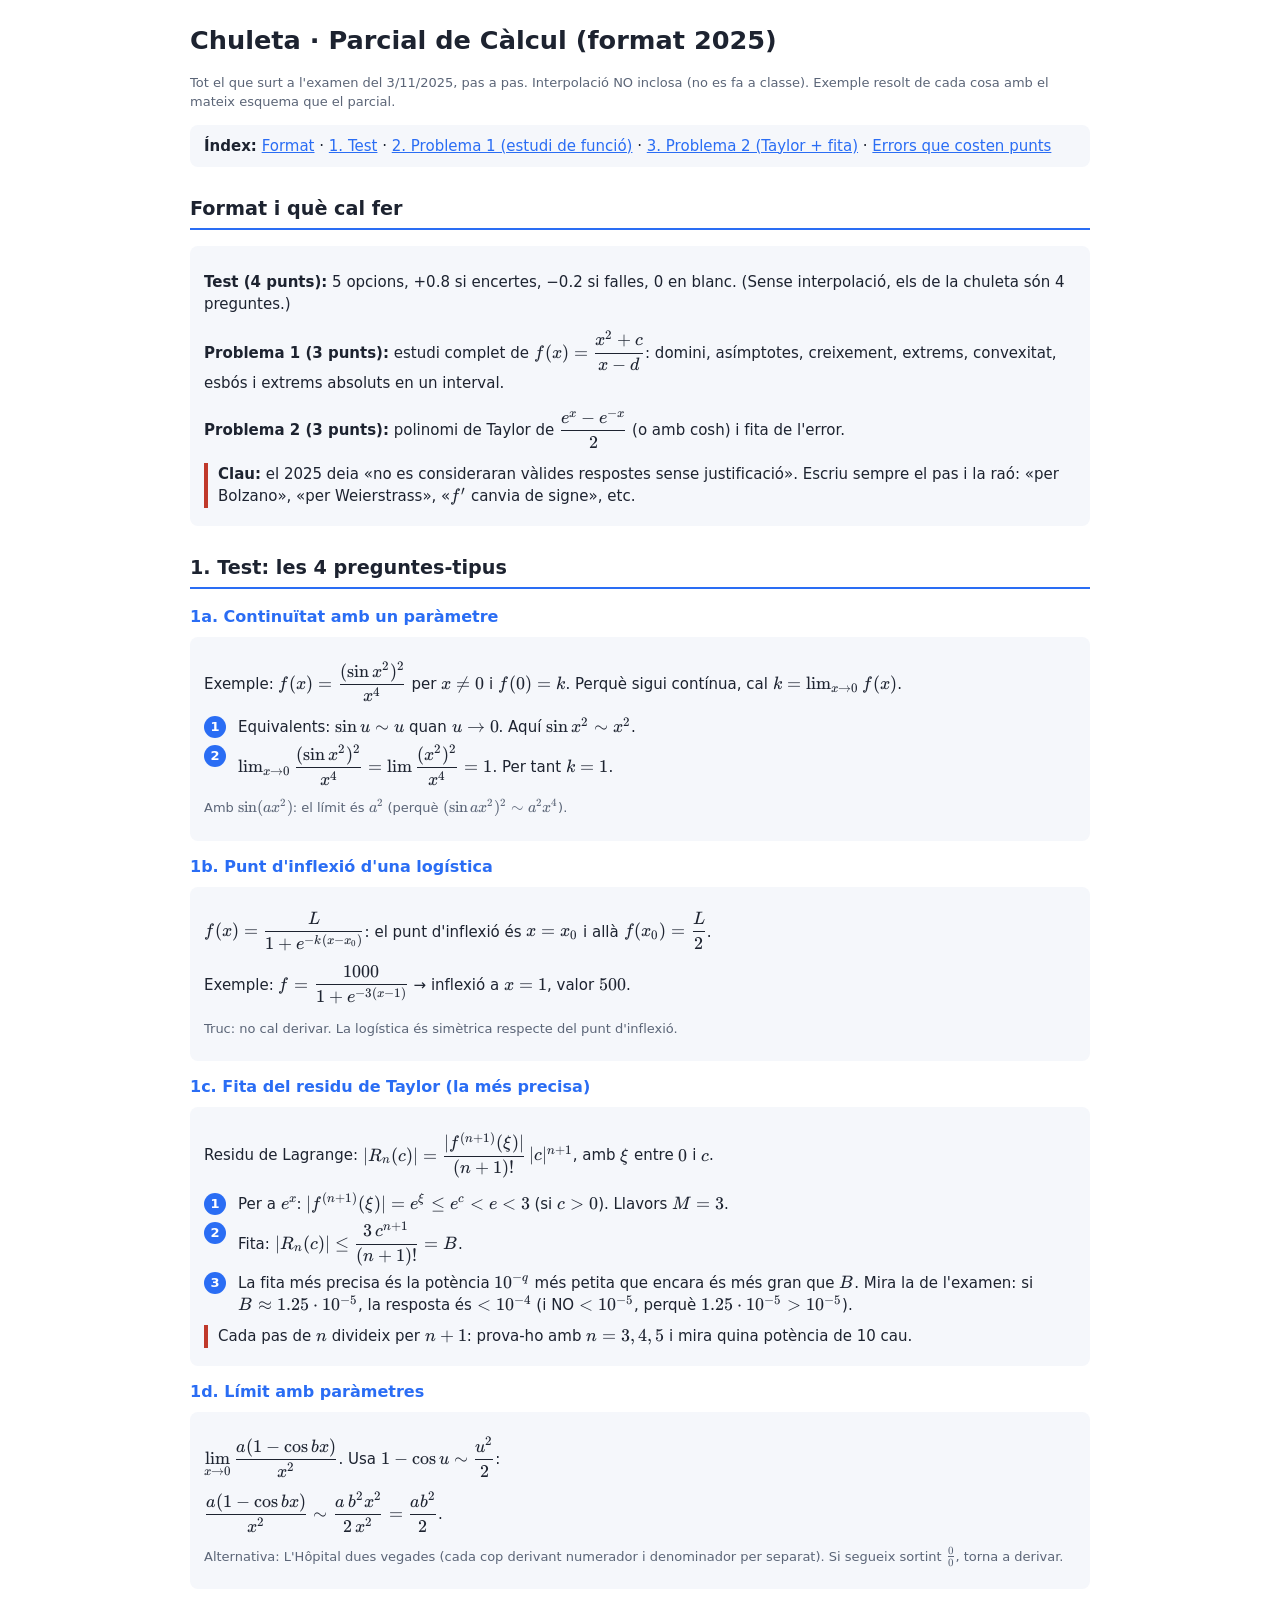
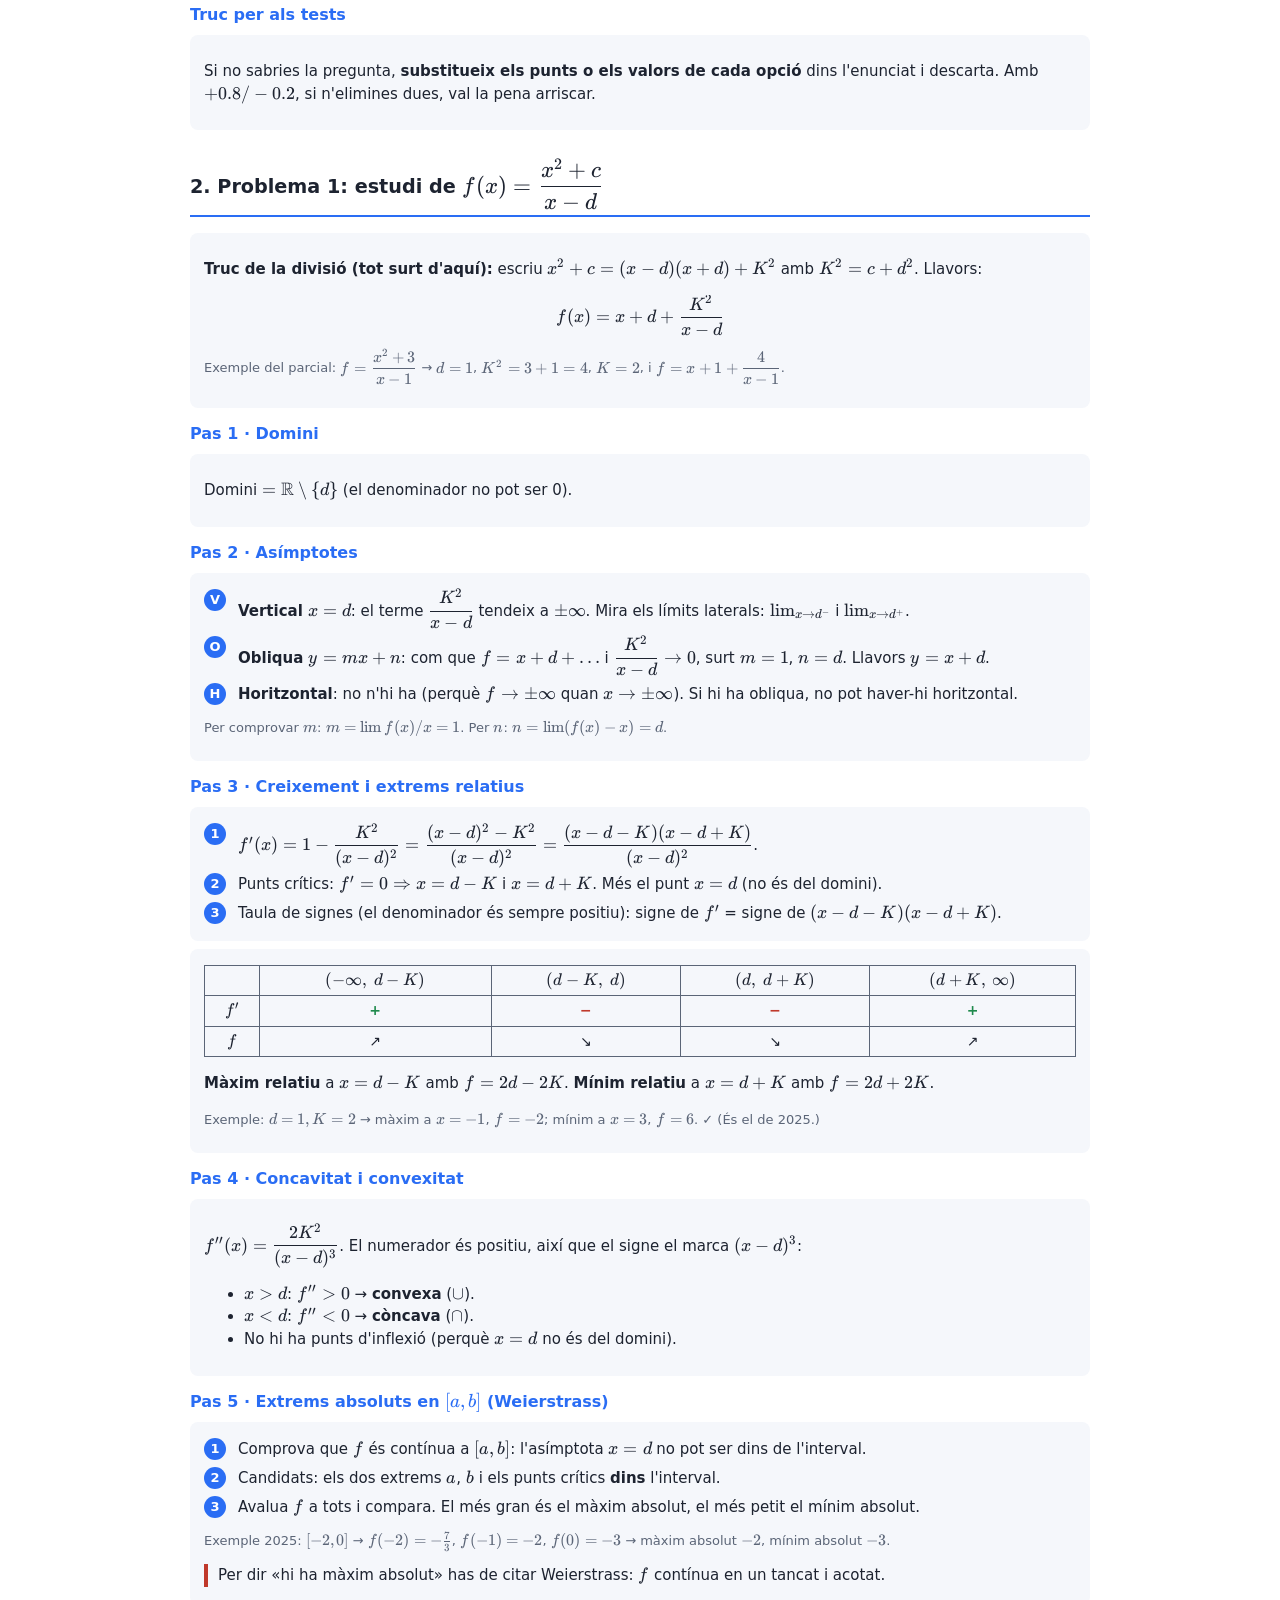
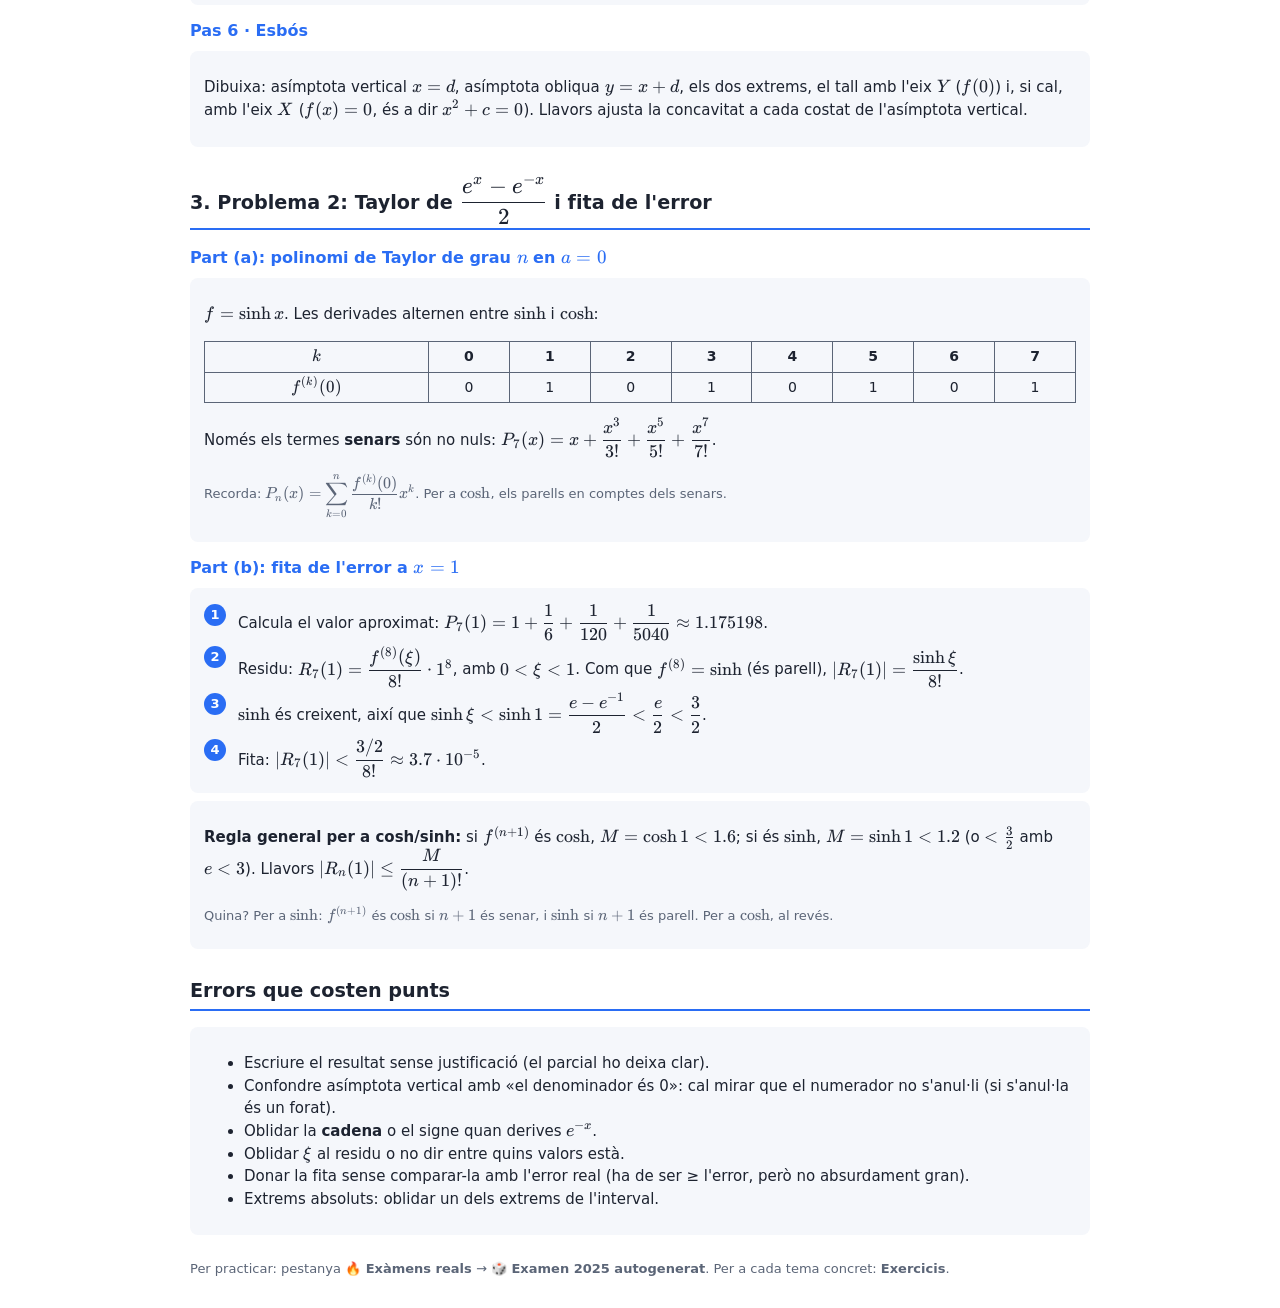
<file: v5/chuleta.html>
<!DOCTYPE html>
<html lang="ca">
<head>
<meta charset="UTF-8">
<meta name="viewport" content="width=device-width, initial-scale=1.0">
<title>Chuleta · Parcial 2025</title>
<link rel="stylesheet" href="vendor/katex/katex.min.css">
<style>
  :root { --ink: #1d2330; --muted: #5b6577; --accent: #2a6df4; --ok: #1f8a4c; --bad: #c0392b; --paper: #ffffff; --card: #f5f7fb; }
  @media (prefers-color-scheme: dark) {
    :root:not([data-theme="light"]) { --ink: #e8ecf5; --muted: #9aa5ba; --accent: #7aa7ff; --ok: #5fd08f; --bad: #ff8a7a; --paper: #14171f; --card: #1d222d; }
  }
  :root[data-theme="dark"] { --ink: #e8ecf5; --muted: #9aa5ba; --accent: #7aa7ff; --ok: #5fd08f; --bad: #ff8a7a; --paper: #14171f; --card: #1d222d; }
  body { margin: 0; background: var(--paper); color: var(--ink); font: 15px/1.5 system-ui, sans-serif; }
  main { max-width: 900px; margin: 0 auto; padding: 16px; }
  h1 { font-size: 1.6rem; margin: 0.2em 0; }
  h2 { font-size: 1.2rem; border-bottom: 2px solid var(--accent); padding-bottom: 4px; margin-top: 28px; }
  h3 { font-size: 1rem; margin: 14px 0 4px; color: var(--accent); }
  .box { background: var(--card); border-radius: 8px; padding: 10px 14px; margin: 8px 0; }
  .step { display: grid; grid-template-columns: 26px 1fr; gap: 8px; margin: 6px 0; }
  .n { background: var(--accent); color: #fff; border-radius: 50%; width: 22px; height: 22px; text-align: center; font-weight: 700; line-height: 22px; font-size: 13px; }
  .ok { color: var(--ok); font-weight: 600; }
  .bad { color: var(--bad); font-weight: 600; }
  .muted { color: var(--muted); font-size: 13px; }
  .trap { border-left: 4px solid var(--bad); padding-left: 10px; margin: 8px 0; }
  .katex-display { margin: 6px 0; overflow-x: auto; }
  table { border-collapse: collapse; width: 100%; margin: 6px 0; font-size: 14px; }
  th, td { border: 1px solid var(--muted); padding: 4px 6px; text-align: center; }
  th { background: var(--card); }
  .two { display: grid; grid-template-columns: 1fr 1fr; gap: 12px; }
  @media (max-width: 700px) { .two { grid-template-columns: 1fr; } }
  .toc a { color: var(--accent); }
  @media print {
    body { font-size: 11px; }
    h2 { break-after: avoid; }
    .box, .step { break-inside: avoid; }
    main { max-width: none; padding: 0; }
  }
</style>
</head>
<body>
<main>

<h1>Chuleta · Parcial de Càlcul (format 2025)</h1>
<p class="muted">Tot el que surt a l'examen del 3/11/2025, pas a pas. Interpolació NO inclosa (no es fa a classe). Exemple resolt de cada cosa amb el mateix esquema que el parcial.</p>

<div class="box toc">
  <b>Índex:</b> <a href="#format">Format</a> · <a href="#test">1. Test</a> · <a href="#p1">2. Problema 1 (estudi de funció)</a> · <a href="#p2">3. Problema 2 (Taylor + fita)</a> · <a href="#errors">Errors que costen punts</a>
</div>

<h2 id="format">Format i què cal fer</h2>
<div class="box">
  <p><b>Test (4 punts):</b> 5 opcions, +0.8 si encertes, −0.2 si falles, 0 en blanc. (Sense interpolació, els de la chuleta són 4 preguntes.)</p>
  <p><b>Problema 1 (3 punts):</b> estudi complet de $f(x)=\dfrac{x^2+c}{x-d}$: domini, asímptotes, creixement, extrems, convexitat, esbós i extrems absoluts en un interval.</p>
  <p><b>Problema 2 (3 punts):</b> polinomi de Taylor de $\dfrac{e^x-e^{-x}}{2}$ (o amb cosh) i fita de l'error.</p>
  <p class="trap"><b>Clau:</b> el 2025 deia «no es consideraran vàlides respostes sense justificació». Escriu sempre el pas i la raó: «per Bolzano», «per Weierstrass», «$f'$ canvia de signe», etc.</p>
</div>

<h2 id="test">1. Test: les 4 preguntes-tipus</h2>

<h3>1a. Continuïtat amb un paràmetre</h3>
<div class="box">
  <p>Exemple: $f(x)=\dfrac{(\sin x^2)^2}{x^4}$ per $x\neq0$ i $f(0)=k$. Perquè sigui contínua, cal $k=\lim_{x\to0}f(x)$.</p>
  <div class="step"><span class="n">1</span><span>Equivalents: $\sin u\sim u$ quan $u\to0$. Aquí $\sin x^2\sim x^2$.</span></div>
  <div class="step"><span class="n">2</span><span>$\lim_{x\to0}\dfrac{(\sin x^2)^2}{x^4}=\lim\dfrac{(x^2)^2}{x^4}=1$. Per tant $k=1$.</span></div>
  <p class="muted">Amb $\sin(ax^2)$: el límit és $a^2$ (perquè $(\sin ax^2)^2\sim a^2x^4$).</p>
</div>

<h3>1b. Punt d'inflexió d'una logística</h3>
<div class="box">
  <p>$f(x)=\dfrac{L}{1+e^{-k(x-x_0)}}$: el punt d'inflexió és $x=x_0$ i allà $f(x_0)=\dfrac{L}{2}$.</p>
  <p>Exemple: $f=\dfrac{1000}{1+e^{-3(x-1)}}$ → inflexió a $x=1$, valor $500$.</p>
  <p class="muted">Truc: no cal derivar. La logística és simètrica respecte del punt d'inflexió.</p>
</div>

<h3>1c. Fita del residu de Taylor (la més precisa)</h3>
<div class="box">
  <p>Residu de Lagrange: $|R_n(c)|=\dfrac{|f^{(n+1)}(\xi)|}{(n+1)!}\,|c|^{n+1}$, amb $\xi$ entre $0$ i $c$.</p>
  <div class="step"><span class="n">1</span><span>Per a $e^x$: $|f^{(n+1)}(\xi)|=e^\xi\le e^{c}\lt e\lt 3$ (si $c>0$). Llavors $M=3$.</span></div>
  <div class="step"><span class="n">2</span><span>Fita: $|R_n(c)|\le\dfrac{3\,c^{n+1}}{(n+1)!}=B$.</span></div>
  <div class="step"><span class="n">3</span><span>La fita més precisa és la potència $10^{-q}$ més petita que encara és més gran que $B$. Mira la de l'examen: si $B\approx1.25\cdot10^{-5}$, la resposta és $\lt10^{-4}$ (i NO $\lt10^{-5}$, perquè $1.25\cdot10^{-5}>10^{-5}$).</span></div>
  <p class="trap">Cada pas de $n$ divideix per $n+1$: prova-ho amb $n=3,4,5$ i mira quina potència de 10 cau.</p>
</div>

<h3>1d. Límit amb paràmetres</h3>
<div class="box">
  <p>$\displaystyle\lim_{x\to0}\dfrac{a(1-\cos bx)}{x^2}$. Usa $1-\cos u\sim\dfrac{u^2}{2}$:</p>
  <p>$\dfrac{a(1-\cos bx)}{x^2}\sim\dfrac{a\,b^2x^2}{2\,x^2}=\dfrac{ab^2}{2}$.</p>
  <p class="muted">Alternativa: L'Hôpital dues vegades (cada cop derivant numerador i denominador per separat). Si segueix sortint $\frac00$, torna a derivar.</p>
</div>

<h3>Truc per als tests</h3>
<div class="box">
  <p>Si no sabries la pregunta, <b>substitueix els punts o els valors de cada opció</b> dins l'enunciat i descarta. Amb $+0.8/-0.2$, si n'elimines dues, val la pena arriscar.</p>
</div>

<h2 id="p1">2. Problema 1: estudi de $f(x)=\dfrac{x^2+c}{x-d}$</h2>

<div class="box">
  <p><b>Truc de la divisió (tot surt d'aquí):</b> escriu $x^2+c=(x-d)(x+d)+K^2$ amb $K^2=c+d^2$. Llavors:</p>
  $$f(x)=x+d+\frac{K^2}{x-d}$$
  <p class="muted">Exemple del parcial: $f=\dfrac{x^2+3}{x-1}$ → $d=1$, $K^2=3+1=4$, $K=2$, i $f=x+1+\dfrac{4}{x-1}$.</p>
</div>

<h3>Pas 1 · Domini</h3>
<div class="box">
  <p>Domini $=\mathbb{R}\setminus\{d\}$ (el denominador no pot ser 0).</p>
</div>

<h3>Pas 2 · Asímptotes</h3>
<div class="box">
  <div class="step"><span class="n">V</span><span><b>Vertical</b> $x=d$: el terme $\dfrac{K^2}{x-d}$ tendeix a $\pm\infty$. Mira els límits laterals: $\lim_{x\to d^-}$ i $\lim_{x\to d^+}$.</span></div>
  <div class="step"><span class="n">O</span><span><b>Obliqua</b> $y=mx+n$: com que $f=x+d+\dots$ i $\dfrac{K^2}{x-d}\to0$, surt $m=1$, $n=d$. Llavors $y=x+d$.</span></div>
  <div class="step"><span class="n">H</span><span><b>Horitzontal</b>: no n'hi ha (perquè $f\to\pm\infty$ quan $x\to\pm\infty$). Si hi ha obliqua, no pot haver-hi horitzontal.</span></div>
  <p class="muted">Per comprovar $m$: $m=\lim f(x)/x=1$. Per $n$: $n=\lim(f(x)-x)=d$.</p>
</div>

<h3>Pas 3 · Creixement i extrems relatius</h3>
<div class="box">
  <div class="step"><span class="n">1</span><span>$f'(x)=1-\dfrac{K^2}{(x-d)^2}=\dfrac{(x-d)^2-K^2}{(x-d)^2}=\dfrac{(x-d-K)(x-d+K)}{(x-d)^2}$.</span></div>
  <div class="step"><span class="n">2</span><span>Punts crítics: $f'=0\Rightarrow x=d-K$ i $x=d+K$. Més el punt $x=d$ (no és del domini).</span></div>
  <div class="step"><span class="n">3</span><span>Taula de signes (el denominador és sempre positiu): signe de $f'$ = signe de $(x-d-K)(x-d+K)$.</span></div>
</div>
<div class="box">
  <table>
    <tr><th></th><th>$(-\infty,\ d-K)$</th><th>$(d-K,\ d)$</th><th>$(d,\ d+K)$</th><th>$(d+K,\ \infty)$</th></tr>
    <tr><td>$f'$</td><td class="ok">+</td><td class="bad">−</td><td class="bad">−</td><td class="ok">+</td></tr>
    <tr><td>$f$</td><td>↗</td><td>↘</td><td>↘</td><td>↗</td></tr>
  </table>
  <p><b>Màxim relatiu</b> a $x=d-K$ amb $f=2d-2K$. <b>Mínim relatiu</b> a $x=d+K$ amb $f=2d+2K$.</p>
  <p class="muted">Exemple: $d=1,K=2$ → màxim a $x=-1$, $f=-2$; mínim a $x=3$, $f=6$. ✓ (És el de 2025.)</p>
</div>

<h3>Pas 4 · Concavitat i convexitat</h3>
<div class="box">
  <p>$f''(x)=\dfrac{2K^2}{(x-d)^3}$. El numerador és positiu, així que el signe el marca $(x-d)^3$:</p>
  <ul>
    <li>$x&gt;d$: $f''&gt;0$ → <b>convexa</b> ($\cup$).</li>
    <li>$x&lt;d$: $f''&lt;0$ → <b>còncava</b> ($\cap$).</li>
    <li>No hi ha punts d'inflexió (perquè $x=d$ no és del domini).</li>
  </ul>
</div>

<h3>Pas 5 · Extrems absoluts en $[a,b]$ (Weierstrass)</h3>
<div class="box">
  <div class="step"><span class="n">1</span><span>Comprova que $f$ és contínua a $[a,b]$: l'asímptota $x=d$ no pot ser dins de l'interval.</span></div>
  <div class="step"><span class="n">2</span><span>Candidats: els dos extrems $a$, $b$ i els punts crítics <b>dins</b> l'interval.</span></div>
  <div class="step"><span class="n">3</span><span>Avalua $f$ a tots i compara. El més gran és el màxim absolut, el més petit el mínim absolut.</span></div>
  <p class="muted">Exemple 2025: $[-2,0]$ → $f(-2)=-\frac73$, $f(-1)=-2$, $f(0)=-3$ → màxim absolut $-2$, mínim absolut $-3$.</p>
  <p class="trap">Per dir «hi ha màxim absolut» has de citar Weierstrass: $f$ contínua en un tancat i acotat.</p>
</div>

<h3>Pas 6 · Esbós</h3>
<div class="box">
  <p>Dibuixa: asímptota vertical $x=d$, asímptota obliqua $y=x+d$, els dos extrems, el tall amb l'eix $Y$ ($f(0)$) i, si cal, amb l'eix $X$ ($f(x)=0$, és a dir $x^2+c=0$). Llavors ajusta la concavitat a cada costat de l'asímptota vertical.</p>
</div>

<h2 id="p2">3. Problema 2: Taylor de $\dfrac{e^x-e^{-x}}{2}$ i fita de l'error</h2>

<h3>Part (a): polinomi de Taylor de grau $n$ en $a=0$</h3>
<div class="box">
  <p>$f=\sinh x$. Les derivades alternen entre $\sinh$ i $\cosh$:</p>
  <table>
    <tr><th>$k$</th><th>0</th><th>1</th><th>2</th><th>3</th><th>4</th><th>5</th><th>6</th><th>7</th></tr>
    <tr><td>$f^{(k)}(0)$</td><td>0</td><td>1</td><td>0</td><td>1</td><td>0</td><td>1</td><td>0</td><td>1</td></tr>
  </table>
  <p>Només els termes <b>senars</b> són no nuls: $P_7(x)=x+\dfrac{x^3}{3!}+\dfrac{x^5}{5!}+\dfrac{x^7}{7!}$.</p>
  <p class="muted">Recorda: $P_n(x)=\displaystyle\sum_{k=0}^{n}\frac{f^{(k)}(0)}{k!}x^k$. Per a $\cosh$, els parells en comptes dels senars.</p>
</div>

<h3>Part (b): fita de l'error a $x=1$</h3>
<div class="box">
  <div class="step"><span class="n">1</span><span>Calcula el valor aproximat: $P_7(1)=1+\dfrac16+\dfrac1{120}+\dfrac1{5040}\approx1.175198$.</span></div>
  <div class="step"><span class="n">2</span><span>Residu: $R_7(1)=\dfrac{f^{(8)}(\xi)}{8!}\cdot1^8$, amb $0\lt\xi\lt1$. Com que $f^{(8)}=\sinh$ (és parell), $|R_7(1)|=\dfrac{\sinh\xi}{8!}$.</span></div>
  <div class="step"><span class="n">3</span><span>$\sinh$ és creixent, així que $\sinh\xi\lt\sinh1=\dfrac{e-e^{-1}}{2}\lt\dfrac e2\lt\dfrac32$.</span></div>
  <div class="step"><span class="n">4</span><span>Fita: $|R_7(1)|\lt\dfrac{3/2}{8!}\approx3.7\cdot10^{-5}$.</span></div>
</div>
<div class="box">
  <p><b>Regla general per a cosh/sinh:</b> si $f^{(n+1)}$ és $\cosh$, $M=\cosh1\lt1.6$; si és $\sinh$, $M=\sinh1\lt1.2$ (o $\lt\frac32$ amb $e\lt3$). Llavors $|R_n(1)|\le\dfrac{M}{(n+1)!}$.</p>
  <p class="muted">Quina? Per a $\sinh$: $f^{(n+1)}$ és $\cosh$ si $n+1$ és senar, i $\sinh$ si $n+1$ és parell. Per a $\cosh$, al revés.</p>
</div>

<h2 id="errors">Errors que costen punts</h2>
<div class="box">
  <ul>
    <li>Escriure el resultat sense justificació (el parcial ho deixa clar).</li>
    <li>Confondre asímptota vertical amb «el denominador és 0»: cal mirar que el numerador no s'anul·li (si s'anul·la és un forat).</li>
    <li>Oblidar la <b>cadena</b> o el signe quan derives $e^{-x}$.</li>
    <li>Oblidar $\xi$ al residu o no dir entre quins valors està.</li>
    <li>Donar la fita sense comparar-la amb l'error real (ha de ser ≥ l'error, però no absurdament gran).</li>
    <li>Extrems absoluts: oblidar un dels extrems de l'interval.</li>
  </ul>
</div>

<p class="muted" style="margin-top:24px">Per practicar: pestanya <b>🔥 Exàmens reals</b> → <b>🎲 Examen 2025 autogenerat</b>. Per a cada tema concret: <b>Exercicis</b>.</p>

</main>

<script src="vendor/katex/katex.min.js"></script>
<script src="vendor/katex/auto-render.min.js"></script>
<script>
  document.addEventListener("DOMContentLoaded", function () {
    if (window.renderMathInElement) {
      renderMathInElement(document.body, {
        delimiters: [
          { left: "$$", right: "$$", display: true },
          { left: "$", right: "$", display: false }
        ],
        throwOnError: false
      });
    }
  });
</script>
</body>
</html>
</file>
<file: assets/css/styles.css>
/* ============================================================
   Àlgebra · Primer Parcial — Estils
   ============================================================ */

/* ---------- tokens ---------- */
:root {
  --bg: #f7f4ed;
  --bg-soft: #efeae0;
  --surface: #fffdf8;
  --surface-2: #f4f0e7;
  --surface-3: #ebe5d9;
  --text: #182033;
  --text-soft: #2c3650;
  --muted: #6c7487;
  --line: #e1dbcf;
  --line-strong: #c9c1b2;
  --primary: #0f5c63;
  --primary-2: #0a4449;
  --primary-soft: #d9eeeb;
  --accent: #c26a2e;
  --accent-soft: #f7e4d2;
  --blue: #2f5d8a;
  --blue-soft: #dde8f4;
  --ok: #15803d;
  --ok-soft: #dff3e4;
  --bad: #b42318;
  --bad-soft: #fbe3df;
  --c1: #0f766e;
  --c2: #c2410c;
  --c3: #6d28d9;
  --c4: #a16207;
  --plot-bg: #fffdf8;
  --plot-grid: #eae5da;
  --plot-axis: #586074;
  --plot-text: #1d263b;
  --plot-circle: #b9c0d4;
  --shadow-sm: 0 1px 2px rgba(24, 32, 51, .05), 0 2px 8px rgba(24, 32, 51, .04);
  --shadow-md: 0 12px 32px rgba(24, 32, 51, .09), 0 2px 8px rgba(24, 32, 51, .04);
  --shadow-lg: 0 28px 70px rgba(24, 32, 51, .13), 0 6px 18px rgba(24, 32, 51, .05);
  --serif: "Iowan Old Style", "Palatino Linotype", Palatino, "Book Antiqua", Georgia, serif;
  --sans: ui-sans-serif, system-ui, -apple-system, "Segoe UI", Roboto, "Helvetica Neue", Arial, sans-serif;
  --mono: "SFMono-Regular", Consolas, "Liberation Mono", Menlo, monospace;
  --math: "STIX Two Math", "Cambria Math", Cambria, "Times New Roman", Georgia, serif;
  --radius: 18px;
  --max: 1240px;
}

html[data-theme="dark"] {
  --bg: #0d1316;
  --bg-soft: #111a1e;
  --surface: #151e23;
  --surface-2: #1b262b;
  --surface-3: #223039;
  --text: #eef2ee;
  --text-soft: #d7e0db;
  --muted: #98a6a7;
  --line: #29373d;
  --line-strong: #3b4d54;
  --primary: #62c9bf;
  --primary-2: #95e3da;
  --primary-soft: #143432;
  --accent: #e8a35c;
  --accent-soft: #3a2817;
  --blue: #82b9e8;
  --blue-soft: #172b3d;
  --ok: #6fda8e;
  --ok-soft: #14301c;
  --bad: #ff8b7d;
  --bad-soft: #381a17;
  --c1: #5ec7bd;
  --c2: #f08a5d;
  --c3: #b49af5;
  --c4: #e5bf62;
  --plot-bg: #111a1e;
  --plot-grid: #233138;
  --plot-axis: #8fa0a7;
  --plot-text: #e7ece8;
  --plot-circle: #40525a;
  --shadow-sm: 0 1px 2px rgba(0, 0, 0, .35);
  --shadow-md: 0 14px 34px rgba(0, 0, 0, .4);
  --shadow-lg: 0 28px 70px rgba(0, 0, 0, .55);
}

* { box-sizing: border-box; }
[hidden] { display: none !important; }
html { scroll-behavior: smooth; }
body {
  margin: 0;
  background: var(--bg);
  color: var(--text);
  font-family: var(--sans);
  font-size: 16px;
  line-height: 1.62;
  -webkit-font-smoothing: antialiased;
  text-rendering: optimizeLegibility;
}
body::before {
  content: "";
  position: fixed; inset: 0; z-index: -1;
  background:
    radial-gradient(700px 420px at 88% -8%, rgba(15, 92, 99, .10), transparent 65%),
    radial-gradient(650px 420px at 2% 12%, rgba(194, 106, 46, .08), transparent 60%);
  pointer-events: none;
}
html[data-theme="dark"] body::before {
  background:
    radial-gradient(700px 420px at 88% -8%, rgba(98, 201, 191, .10), transparent 65%),
    radial-gradient(650px 420px at 2% 12%, rgba(232, 163, 92, .08), transparent 60%);
}
h1, h2, h3, h4 { font-family: var(--serif); font-weight: 600; letter-spacing: -.015em; line-height: 1.14; color: var(--text); }
h1 { font-size: clamp(2.2rem, 4.5vw, 4.1rem); margin: 0 0 .55rem; }
h2 { font-size: clamp(1.55rem, 2.6vw, 2.25rem); margin: 0 0 .6rem; }
h3 { font-size: 1.42rem; margin: 2.1rem 0 .65rem; }
h4 { font-size: 1.12rem; margin: 1.5rem 0 .45rem; }
p { margin: 0 0 1rem; }
a { color: var(--primary); text-decoration-thickness: 1px; text-underline-offset: 3px; }
button { font: inherit; color: inherit; }
ul, ol { margin: .4rem 0 1.1rem; padding-left: 1.4rem; }
li { margin: .28rem 0; }
strong { font-weight: 700; }
small { font-size: .86em; }
::selection { background: var(--primary); color: var(--bg); }

.skip-link {
  position: absolute; left: 12px; top: -80px; z-index: 100;
  background: var(--primary); color: var(--bg); padding: .6rem 1rem; border-radius: 8px;
}
.skip-link:focus { top: 12px; }

/* ---------- topbar ---------- */
.topbar {
  position: sticky; top: 0; z-index: 50;
  background: color-mix(in srgb, var(--bg) 84%, transparent);
  backdrop-filter: blur(14px);
  border-bottom: 1px solid color-mix(in srgb, var(--line) 75%, transparent);
}
.topbar-inner {
  max-width: var(--max); margin: 0 auto; padding: .7rem 1.4rem;
  display: flex; align-items: center; gap: 1.2rem;
}
.brand { display: flex; align-items: center; gap: .65rem; text-decoration: none; color: var(--text); flex: 0 0 auto; }
.brand-mark {
  width: 38px; height: 38px; border-radius: 11px;
  display: grid; place-items: center;
  background: var(--primary); color: var(--surface);
  font-family: var(--serif); font-size: 1.35rem; font-weight: 700;
  box-shadow: inset 0 -2px 0 rgba(0,0,0,.14);
}
.brand-text { display: flex; flex-direction: column; line-height: 1.1; }
.brand-text strong { font-family: var(--serif); font-size: 1.12rem; letter-spacing: -.01em; }
.brand-text small { color: var(--muted); font-size: .68rem; letter-spacing: .02em; text-transform: uppercase; margin-top: 2px; }
.main-nav { display: flex; gap: .15rem; margin-left: auto; overflow-x: auto; scrollbar-width: none; }
.main-nav::-webkit-scrollbar { display: none; }
.nav-link {
  border: 0; background: transparent; color: var(--muted);
  padding: .5rem .78rem; border-radius: 9px; cursor: pointer; white-space: nowrap;
  font-size: .92rem; font-weight: 600; transition: .18s ease;
}
.nav-link:hover { color: var(--text); background: var(--surface-2); }
.nav-link.active { color: var(--primary); background: var(--primary-soft); }
.topbar-actions { display: flex; gap: .4rem; }
.icon-btn {
  width: 36px; height: 36px; border-radius: 9px; border: 1px solid var(--line);
  background: var(--surface); cursor: pointer; display: grid; place-items: center;
  transition: .18s ease; color: var(--text);
}
.icon-btn:hover { border-color: var(--primary); color: var(--primary); transform: translateY(-1px); }
.theme-icon { font-size: 1rem; }

/* ---------- layout ---------- */
main { max-width: var(--max); margin: 0 auto; padding: 1.4rem 1.4rem 4rem; }
.view { animation: fadeUp .35s ease both; }
@keyframes fadeUp { from { opacity: 0; transform: translateY(8px); } to { opacity: 1; transform: none; } }
.eyebrow {
  display: inline-flex; align-items: center; gap: .5rem;
  color: var(--primary); font-size: .74rem; font-weight: 800; letter-spacing: .12em; text-transform: uppercase;
  margin-bottom: .7rem;
}
.eyebrow .dot { width: 6px; height: 6px; border-radius: 50%; background: var(--accent); display: inline-block; }
.accent { color: var(--accent); }
.muted { color: var(--muted); }

/* ---------- buttons ---------- */
.btn {
  display: inline-flex; align-items: center; justify-content: center; gap: .45rem;
  border: 1px solid transparent; border-radius: 11px; padding: .66rem 1.05rem;
  font-weight: 700; font-size: .92rem; cursor: pointer; text-decoration: none;
  transition: transform .16s ease, box-shadow .16s ease, background .16s ease, border-color .16s ease;
  white-space: nowrap;
}
.btn:hover { transform: translateY(-1px); }
.btn:active { transform: translateY(0); }
.btn.primary { background: var(--primary); color: var(--surface); box-shadow: 0 6px 18px color-mix(in srgb, var(--primary) 28%, transparent); }
.btn.primary:hover { background: var(--primary-2); box-shadow: 0 9px 24px color-mix(in srgb, var(--primary) 34%, transparent); }
.btn.ghost { background: var(--surface); border-color: var(--line); color: var(--text); }
.btn.ghost:hover { border-color: var(--primary); color: var(--primary); }
.btn.lg { padding: .82rem 1.25rem; font-size: 1rem; border-radius: 13px; }
.btn.small { padding: .45rem .7rem; font-size: .82rem; border-radius: 9px; }
.btn.tiny { padding: .28rem .55rem; font-size: .76rem; border-radius: 7px; }
.link-btn {
  border: 0; background: transparent; color: var(--primary); cursor: pointer;
  font-weight: 700; padding: 0; font-size: .88rem;
}
.link-btn:hover { text-decoration: underline; text-underline-offset: 3px; }
button:focus-visible, a:focus-visible, summary:focus-visible {
  outline: 2px solid var(--accent); outline-offset: 3px;
}

/* ---------- hero ---------- */
.hero {
  display: grid; grid-template-columns: 1.08fr .92fr; gap: 3.2rem;
  align-items: center; padding: 3.8rem 0 3.2rem;
  position: relative;
}
.hero-copy { max-width: 680px; }
.hero-sub { font-size: 1.12rem; color: var(--text-soft); max-width: 620px; margin-top: 1rem; }
.hero-cta { display: flex; gap: .7rem; flex-wrap: wrap; margin: 1.7rem 0 2rem; }
.hero-stats { display: flex; gap: 2.1rem; padding-top: 1.25rem; border-top: 1px solid var(--line); }
.hero-stats div { display: flex; flex-direction: column; }
.hero-stats strong { font-family: var(--serif); font-size: 1.55rem; color: var(--primary); line-height: 1; }
.hero-stats span { color: var(--muted); font-size: .78rem; margin-top: .28rem; }
.hero-visual { position: relative; min-height: 390px; display: grid; place-items: center; }
.paper-card {
  width: min(100%, 430px); background: var(--surface);
  border: 1px solid var(--line); border-radius: 14px; padding: 1.2rem;
  box-shadow: var(--shadow-lg); transform: rotate(1.6deg);
  position: relative;
}
.paper-card::before {
  content: ""; position: absolute; inset: 10px -10px -10px 10px;
  border-radius: 14px; border: 1px solid var(--line); z-index: -1; background: var(--surface-2);
}
.paper-head { display: flex; justify-content: space-between; align-items: center; border-bottom: 1px solid var(--line); padding-bottom: .8rem; margin-bottom: .7rem; font-size: .72rem; font-weight: 800; letter-spacing: .1em; color: var(--muted); }
.paper-score { color: var(--accent); }
.paper-line { display: flex; align-items: center; gap: .75rem; padding: .72rem 0; border-bottom: 1px dashed var(--line); }
.paper-line .num { width: 26px; height: 26px; border-radius: 50%; background: var(--primary-soft); color: var(--primary); display: grid; place-items: center; font-weight: 800; font-size: .8rem; flex: 0 0 auto; }
.paper-line div { display: flex; flex-direction: column; line-height: 1.25; }
.paper-line strong { font-size: .9rem; }
.paper-line small { color: var(--muted); font-size: .72rem; }
.paper-line .pts { margin-left: auto; font-family: var(--serif); font-size: 1.1rem; color: var(--accent); }
.paper-foot { display: flex; gap: .35rem; flex-wrap: wrap; padding-top: .8rem; }
.tag { display: inline-flex; align-items: center; padding: .24rem .55rem; border-radius: 999px; font-size: .7rem; font-weight: 700; letter-spacing: .01em; background: var(--surface-2); color: var(--muted); border: 1px solid var(--line); }
.tag.blue { background: var(--blue-soft); color: var(--blue); border-color: transparent; }
.tag.teal { background: var(--primary-soft); color: var(--primary); border-color: transparent; }
.tag.amber { background: var(--accent-soft); color: var(--accent); border-color: transparent; }
.float-chip {
  position: absolute; background: var(--surface); border: 1px solid var(--line);
  border-radius: 10px; padding: .45rem .7rem; font-family: var(--math); font-size: .9rem;
  box-shadow: var(--shadow-md); color: var(--text);
}
.chip-a { top: 8%; right: 0; transform: rotate(-4deg); }
.chip-b { bottom: 9%; left: 1%; transform: rotate(3deg); }
.chip-c { top: 48%; right: -3%; transform: rotate(2deg); color: var(--accent); }

/* ---------- section heads ---------- */
.section-head { display: flex; justify-content: space-between; align-items: end; gap: 2rem; margin: 3.8rem 0 1.5rem; }
.section-head > p { max-width: 470px; color: var(--muted); margin: 0 0 .3rem; font-size: .95rem; }
.section-head.compact { margin-top: 4.4rem; }
.page-head { display: flex; justify-content: space-between; align-items: end; gap: 2rem; padding: 2.4rem 0 1.6rem; border-bottom: 1px solid var(--line); margin-bottom: 1.8rem; }
.page-head h1 { font-size: clamp(1.9rem, 3.3vw, 3rem); }
.page-head p { max-width: 650px; color: var(--muted); margin: .4rem 0 0; }
.page-head-actions { display: flex; gap: .6rem; flex-wrap: wrap; }

/* ---------- pattern cards ---------- */
.pattern-grid { display: grid; grid-template-columns: repeat(3, 1fr); gap: 1rem; }
.pattern-card {
  background: var(--surface); border: 1px solid var(--line); border-radius: var(--radius);
  padding: 1.35rem; box-shadow: var(--shadow-sm); display: flex; flex-direction: column;
  transition: transform .2s ease, box-shadow .2s ease, border-color .2s ease;
}
.pattern-card:hover { transform: translateY(-3px); box-shadow: var(--shadow-md); border-color: var(--line-strong); }
.pattern-top { display: flex; justify-content: space-between; align-items: center; margin-bottom: 1rem; }
.pattern-icon { font-family: var(--serif); font-size: 1.5rem; color: var(--accent); }
.pattern-card h3 { font-size: 1.28rem; margin: 0 0 .55rem; }
.pattern-card ul { padding-left: 1.1rem; margin-bottom: 1rem; color: var(--text-soft); font-size: .9rem; }
.pattern-card .link-btn { margin-top: auto; align-self: flex-start; }

/* ---------- split feature ---------- */
.split-feature { display: grid; grid-template-columns: 1fr .9fr; gap: 3rem; align-items: center; margin: 4.5rem 0 1rem; }
.feature-copy p { color: var(--text-soft); }
.feature-list { display: grid; gap: 1rem; margin-top: 1.3rem; }
.feature-list > div { display: flex; gap: .8rem; align-items: flex-start; }
.feature-list .check { width: 24px; height: 24px; border-radius: 50%; background: var(--ok-soft); color: var(--ok); display: grid; place-items: center; font-weight: 800; font-size: .8rem; flex: 0 0 auto; margin-top: 2px; }
.feature-list strong { display: block; font-size: .95rem; }
.feature-list small { color: var(--muted); display: block; line-height: 1.45; }
.code-card { background: #10181d; border-radius: 16px; overflow: hidden; box-shadow: var(--shadow-lg); border: 1px solid #24343b; }
.code-head { display: flex; align-items: center; gap: .4rem; padding: .7rem .9rem; background: #0b1115; color: #8ea1a8; font-family: var(--mono); font-size: .72rem; border-bottom: 1px solid #223138; }
.code-head .dot { width: 8px; height: 8px; border-radius: 50%; display: inline-block; }
.dot.red { background: #ef6a5e; } .dot.amber { background: #e2b04a; } .dot.green { background: #65b87b; }
.code-card pre { margin: 0; padding: 1.2rem; overflow-x: auto; }
.code-card code { font-family: var(--mono); font-size: .82rem; line-height: 1.8; color: #d5e2e2; }
.c-key { color: #79c9c1; } .c-fn { color: #e6b76a; } .c-num { color: #d994d9; } .c-com { color: #6b858c; }

/* ---------- quick cards ---------- */
.quick-grid { display: grid; grid-template-columns: repeat(4, 1fr); gap: .8rem; }
.quick-card {
  text-align: left; background: var(--surface); border: 1px solid var(--line); border-radius: 14px;
  padding: 1.05rem; cursor: pointer; transition: .2s ease; display: flex; flex-direction: column; gap: .2rem;
}
.quick-card:hover { border-color: var(--primary); transform: translateY(-2px); box-shadow: var(--shadow-md); }
.quick-icon { font-family: var(--serif); font-size: 1.4rem; color: var(--accent); margin-bottom: .3rem; }
.quick-card strong { font-size: .95rem; }
.quick-card small { color: var(--muted); font-size: .78rem; line-height: 1.4; }

/* ---------- theory ---------- */
.theory-layout { display: grid; grid-template-columns: 250px minmax(0, 1fr); gap: 2rem; align-items: start; }
.theory-sidebar { position: sticky; top: 84px; display: flex; flex-direction: column; gap: .25rem; }
.theory-tab {
  display: flex; align-items: center; gap: .7rem; text-align: left;
  background: transparent; border: 1px solid transparent; border-radius: 10px;
  padding: .62rem .7rem; cursor: pointer; font-size: .88rem; font-weight: 600; color: var(--muted);
  transition: .16s ease;
}
.theory-tab span { font-family: var(--mono); font-size: .68rem; color: var(--line-strong); }
.theory-tab:hover { background: var(--surface-2); color: var(--text); }
.theory-tab.active { background: var(--surface); border-color: var(--line); color: var(--primary); box-shadow: var(--shadow-sm); }
.theory-tab.active span { color: var(--accent); }
.theory-article { background: var(--surface); border: 1px solid var(--line); border-radius: var(--radius); padding: 2rem 2.4rem 2.6rem; box-shadow: var(--shadow-sm); min-height: 600px; }
.theory-article > h2 { font-size: 2rem; margin-top: 0; }
.theory-article .lead { font-size: 1.05rem; color: var(--text-soft); border-left: 3px solid var(--accent); padding-left: 1rem; }
.theory-article h3 { border-bottom: 1px solid var(--line); padding-bottom: .45rem; }
.theory-article h4 { color: var(--primary); }
.theory-article ul, .theory-article ol { color: var(--text-soft); }
.theory-article .math { color: var(--text); }
.formula-grid { display: grid; grid-template-columns: repeat(auto-fit, minmax(210px, 1fr)); gap: .75rem; margin: 1rem 0 1.3rem; }
.formula {
  background: var(--surface-2); border: 1px solid var(--line); border-radius: 12px;
  padding: .85rem .95rem; font-size: .92rem;
}
.formula-title { display: block; font-size: .68rem; font-weight: 800; letter-spacing: .08em; text-transform: uppercase; color: var(--accent); margin-bottom: .3rem; }
.formula .math { display: inline-block; font-size: 1.05rem; }
.formula p { margin: .35rem 0 0; color: var(--muted); font-size: .8rem; }
.formula.big { font-size: 1.15rem; text-align: center; padding: 1.1rem; }
.example { background: color-mix(in srgb, var(--primary-soft) 45%, var(--surface)); border: 1px solid color-mix(in srgb, var(--primary) 20%, var(--line)); border-radius: 14px; padding: 1.1rem 1.2rem; margin: 1.2rem 0; }
.example h4 { margin-top: 0; color: var(--primary); }
.example p:last-child { margin-bottom: 0; }
.tip, .warn, .keyfact { border-radius: 12px; padding: .85rem 1rem; margin: 1.1rem 0; font-size: .92rem; }
.tip { background: var(--blue-soft); border-left: 3px solid var(--blue); }
.warn { background: var(--bad-soft); border-left: 3px solid var(--bad); }
.keyfact { background: var(--accent-soft); border-left: 3px solid var(--accent); }
.tip.wide { margin-top: 1.6rem; }
.two-col { display: grid; grid-template-columns: 1.3fr .7fr; gap: 1.2rem; align-items: start; }
.three-col { display: grid; grid-template-columns: repeat(3, 1fr); gap: .7rem; margin: 1rem 0; }
.mini-card { background: var(--surface-2); border: 1px solid var(--line); border-radius: 12px; padding: .8rem .9rem; }
.mini-card strong { display: block; font-size: .9rem; margin-bottom: .2rem; }
.mini-card p { margin: 0; font-size: .82rem; color: var(--muted); }
.checklist { list-style: none; padding-left: 0; counter-reset: c; }
.checklist li { counter-increment: c; position: relative; padding-left: 2rem; margin: .55rem 0; }
.checklist li::before {
  content: counter(c); position: absolute; left: 0; top: .05rem;
  width: 22px; height: 22px; border-radius: 50%; background: var(--primary-soft); color: var(--primary);
  display: grid; place-items: center; font-size: .7rem; font-weight: 800;
}
.warn-list li::marker { color: var(--bad); }
.ruffini { font-family: var(--mono); font-size: .9rem; background: var(--surface); border: 1px dashed var(--line-strong); border-radius: 8px; padding: .7rem .9rem; display: inline-block; line-height: 1.8; }
.ruffini-line { border-top: 1px solid var(--line-strong); margin-top: 2px; padding-top: 2px; }
.fact-table { display: grid; gap: .5rem; margin: 1rem 0; }
.fact-table > div { display: flex; gap: .55rem; align-items: baseline; background: var(--surface-2); border: 1px solid var(--line); border-radius: 9px; padding: .5rem .7rem; font-size: .88rem; }
.badge { flex: 0 0 auto; font-size: .64rem; font-weight: 900; letter-spacing: .06em; padding: .16rem .4rem; border-radius: 5px; }
.badge.true { background: var(--ok-soft); color: var(--ok); }
.badge.false { background: var(--bad-soft); color: var(--bad); }
.timeline { display: grid; gap: .7rem; margin: 1rem 0; }
.timeline > div { display: grid; grid-template-columns: 90px 1fr; gap: .8rem; align-items: start; background: var(--surface-2); border: 1px solid var(--line); border-radius: 10px; padding: .65rem .8rem; }
.timeline .time { font-family: var(--mono); font-size: .72rem; color: var(--accent); font-weight: 700; padding-top: .12rem; }
.timeline strong { font-size: .9rem; }

/* ---------- generator ---------- */
.generator-tabs { display: flex; gap: .35rem; flex-wrap: wrap; margin-bottom: 1rem; }
.gen-tab {
  border: 1px solid var(--line); background: var(--surface); color: var(--muted);
  padding: .55rem .9rem; border-radius: 999px; cursor: pointer; font-weight: 700; font-size: .86rem;
  transition: .16s ease;
}
.gen-tab:hover { border-color: var(--primary); color: var(--primary); }
.gen-tab.active { background: var(--primary); border-color: var(--primary); color: var(--surface); }
.gen-toolbar { display: flex; align-items: center; gap: 1rem; flex-wrap: wrap; margin-bottom: 1rem; min-height: 34px; }
.mode-group { display: flex; align-items: center; gap: .35rem; flex-wrap: wrap; }
.toolbar-label { font-size: .72rem; color: var(--muted); font-weight: 800; text-transform: uppercase; letter-spacing: .08em; }
.mode-chip {
  border: 1px solid var(--line); background: transparent; color: var(--muted);
  padding: .32rem .65rem; border-radius: 8px; cursor: pointer; font-size: .79rem; font-weight: 600;
}
.mode-chip:hover { border-color: var(--primary); color: var(--primary); }
.mode-chip.active { background: var(--surface); border-color: var(--primary); color: var(--primary); box-shadow: var(--shadow-sm); }
.gen-panel { background: var(--surface); border: 1px solid var(--line); border-radius: var(--radius); box-shadow: var(--shadow-md); overflow: hidden; }
.exercise-head { display: flex; justify-content: space-between; align-items: center; gap: 1rem; padding: .9rem 1.2rem; border-bottom: 1px solid var(--line); background: var(--surface-2); flex-wrap: wrap; }
.exercise-head > div:first-child { display: flex; align-items: center; gap: .6rem; flex-wrap: wrap; }
.exercise-badge { display: inline-flex; padding: .2rem .55rem; border-radius: 6px; background: var(--primary-soft); color: var(--primary); font-size: .68rem; font-weight: 800; letter-spacing: .06em; text-transform: uppercase; }
.exercise-badge.amber { background: var(--accent-soft); color: var(--accent); }
.exercise-title-text { font-weight: 700; font-size: .92rem; color: var(--text); }
.exercise-tools { display: flex; gap: .45rem; flex-wrap: wrap; }
.exercise-body { display: grid; grid-template-columns: minmax(0, 1.12fr) minmax(300px, .88fr); gap: 0; }
.exercise-body.no-plot { grid-template-columns: 1fr; }
.exercise-statement { padding: 1.4rem 1.5rem; min-width: 0; }
.exercise-plot { border-left: 1px solid var(--line); background: color-mix(in srgb, var(--surface-2) 55%, var(--surface)); padding: 1rem; display: flex; flex-direction: column; gap: .6rem; }
#complex-canvas { width: 100%; height: 340px; border-radius: 12px; border: 1px solid var(--line); display: block; }
.plot-legend { display: flex; gap: .6rem; flex-wrap: wrap; font-size: .75rem; color: var(--muted); }
.legend-item { display: inline-flex; align-items: center; gap: .3rem; }
.legend-dot { width: 8px; height: 8px; border-radius: 50%; display: inline-block; }
.exercise-solution { grid-column: 1 / -1; border-top: 1px solid var(--line); padding: 1.4rem 1.5rem 1.6rem; background: color-mix(in srgb, var(--surface-2) 35%, var(--surface)); }
.exercise-solution h4 { margin-top: 1.4rem; }
.exercise-solution h4:first-child { margin-top: 0; }
.parts { padding-left: 1.3rem; }
.parts li { margin: .55rem 0; }
.parts li::marker { content: "(" counter(list-item, lower-alpha) ") "; font-weight: 700; }
.hint { color: var(--muted); font-size: .82rem; font-style: italic; }
.answer { background: var(--ok-soft); border-left: 3px solid var(--ok); padding: .55rem .75rem; border-radius: 7px; }
.calc-steps { display: grid; gap: .25rem; padding: .6rem .8rem; background: var(--surface); border: 1px dashed var(--line-strong); border-radius: 9px; margin: .6rem 0; font-size: .92rem; }
.note { background: var(--blue-soft); border-left: 3px solid var(--blue); border-radius: 7px; padding: .6rem .75rem; font-size: .86rem; color: var(--text-soft); margin-top: 1rem; }
.steps { margin: .8rem 0; border: 1px solid var(--line); border-radius: 10px; background: var(--surface); }
.steps summary { cursor: pointer; padding: .6rem .8rem; font-weight: 700; font-size: .85rem; color: var(--primary); }
.steps-body { padding: .4rem .8rem .8rem; display: grid; gap: .6rem; grid-template-columns: repeat(auto-fit, minmax(220px, 1fr)); max-height: 460px; overflow: auto; }
.step { background: var(--surface-2); border: 1px solid var(--line); border-radius: 8px; padding: .5rem; }
.step-op { font-size: .72rem; color: var(--accent); font-weight: 800; margin-bottom: .3rem; font-family: var(--mono); }
.step .matrix { font-size: .76rem; }
.eqsys { display: grid; gap: .2rem; background: var(--surface-2); border: 1px solid var(--line); border-radius: 9px; padding: .7rem .9rem; margin: .7rem 0; font-family: var(--math); font-size: 1rem; }
.param-line { display: flex; flex-wrap: wrap; gap: .2rem .55rem; font-family: var(--math); font-size: 1rem; }
.pvar { color: var(--primary); font-style: italic; }
.vec { font-family: var(--math); }
.param { color: var(--accent); font-weight: 700; font-style: italic; }

/* ---------- quiz ---------- */
.quiz-list { padding: 1rem 1.2rem 1.4rem; display: grid; gap: .8rem; }
.quiz-item { border: 1px solid var(--line); border-radius: 12px; padding: .9rem 1rem; background: var(--surface); }
.quiz-item .q-text { font-size: .95rem; }
.quiz-item .q-head { display: flex; gap: .55rem; align-items: baseline; }
.q-letter { font-family: var(--mono); font-size: .72rem; color: var(--accent); font-weight: 800; }
.tf-actions { display: flex; gap: .4rem; margin-top: .6rem; align-items: center; flex-wrap: wrap; }
.tf-actions .tf.selected-true { background: var(--ok); border-color: var(--ok); color: #fff; }
.tf-actions .tf.selected-false { background: var(--bad); border-color: var(--bad); color: #fff; }
.tf-actions .tf.selected { background: var(--primary); border-color: var(--primary); color: var(--surface); }
.tf-actions .tf.correct-answer { outline: 2px solid var(--ok); outline-offset: 1px; }
.theory-feedback { margin-top: .55rem; font-size: .85rem; font-weight: 700; }
.theory-feedback.good { color: var(--ok); }
.theory-feedback.bad { color: var(--bad); }
.theory-explanation { margin-top: .6rem; padding: .7rem .8rem; background: var(--surface-2); border-radius: 8px; font-size: .87rem; color: var(--text-soft); border-left: 3px solid var(--primary); }
.theory-subtitle { margin-top: -.4rem; margin-bottom: 1.4rem; font-size: .92rem; }

/* ---------- exàmens reals ---------- */
.past-note { font-size: .85rem; color: var(--muted); margin: .4rem 0 0; text-align: center; }
.past-tools { display: flex; gap: .5rem; margin-top: .8rem; }
.past-solution { margin-top: 1rem; padding: 1rem 1.1rem; background: var(--surface-2); border: 1px solid var(--line); border-radius: 10px; }
.past-solution h4 { margin-top: 1rem; }
.past-solution h4:first-child { margin-top: 0; }
.past-canvas { width: 100%; max-width: 460px; height: 300px; border-radius: 12px; border: 1px solid var(--line); display: block; margin: .8rem 0 .4rem; }

/* ---------- full de respostes ---------- */
.practice { margin: 1.2rem 0 .4rem; border: 1px solid var(--line); border-radius: 12px; background: var(--surface-2); padding: .9rem 1rem 1rem; }
.practice-head { display: flex; justify-content: space-between; align-items: baseline; gap: .8rem; flex-wrap: wrap; }
.practice-head strong { font-size: .95rem; }
.practice-score { font-size: .8rem; color: var(--muted); font-weight: 700; }
.phelp { margin: .5rem 0 .2rem; font-size: .82rem; color: var(--muted); }
.phelp summary { cursor: pointer; color: var(--primary); font-weight: 700; }
.phelp ul { margin: .4rem 0 0; padding-left: 1.2rem; }
.phelp code { font-family: var(--mono); font-size: .8rem; background: var(--surface); border: 1px solid var(--line); border-radius: 4px; padding: 0 .25rem; }
.ppart { margin-top: .8rem; padding: .8rem .9rem; border: 1px solid var(--line); border-left: 4px solid var(--line-strong); border-radius: 10px; background: var(--surface); }
.ppart.good { border-left-color: var(--ok); }
.ppart.bad { border-left-color: var(--bad); }
.ppart-head { display: flex; align-items: baseline; gap: .5rem; flex-wrap: wrap; }
.ppart-label { font-weight: 800; color: var(--accent); }
.ppart-title { font-weight: 700; font-size: .9rem; }
.ppart-status { margin-left: auto; font-size: .8rem; font-weight: 800; }
.ppart.good .ppart-status { color: var(--ok); }
.ppart.bad .ppart-status { color: var(--bad); }
.pfields { display: grid; gap: .55rem; margin: .7rem 0 .2rem; }
.pfield { display: flex; flex-wrap: wrap; align-items: center; gap: .3rem .55rem; }
.pfield-label { font-size: .9rem; }
.pfield-msg { flex-basis: 100%; font-size: .78rem; font-weight: 700; color: var(--bad); }
.pinput {
  font: inherit; font-family: var(--math); font-size: 1rem; color: var(--text);
  background: var(--bg); border: 1px solid var(--line-strong); border-radius: 7px;
  padding: .32rem .5rem; width: 11rem; max-width: 100%; min-width: 0;
}
.pinput:focus { outline: 2px solid var(--primary); outline-offset: 0; border-color: var(--primary); }
.pinput.wide { width: 24rem; }
.pinput.small { width: 4.4rem; text-align: center; }
.pinput.cell { width: 100%; text-align: center; padding: .28rem .2rem; }
.pinput.good { border-color: var(--ok); background: var(--ok-soft); }
.pinput.bad, .pfield.is-bad .pinput:not(.good) { border-color: var(--bad); background: var(--bad-soft); }
.pfield.is-good .pinput { border-color: var(--ok); background: var(--ok-soft); }
.pmulti { display: flex; flex-wrap: wrap; gap: .4rem; align-items: center; }
.pmulti .pinput { width: 9rem; }
.pmulti .pinput.small { width: 4.4rem; }
.pcoef { display: inline-flex; align-items: center; gap: .2rem; font-family: var(--math); }
.pvector { display: inline-flex; flex-wrap: wrap; align-items: center; gap: .25rem; font-family: var(--math); font-size: 1.1rem; }
.pmatrix { display: inline-grid; gap: .25rem; padding: .3rem .5rem; border-left: 2px solid var(--text); border-right: 2px solid var(--text); border-radius: 6px; max-width: 100%; overflow-x: auto; }
.pchoice, .pself { display: inline-flex; gap: .35rem; flex-wrap: wrap; }
.pchoice-opt.selected, .pself-opt.selected { background: var(--primary); border-color: var(--primary); color: var(--surface); }
.pself-note { font-size: .85rem; color: var(--muted); margin: .5rem 0; }
.ppart-actions { display: flex; gap: .45rem; flex-wrap: wrap; margin-top: .7rem; }
.psolution { margin-top: .8rem; padding: .8rem .9rem; background: var(--surface-2); border-radius: 8px; border: 1px dashed var(--line-strong); }
.psolution h4 { margin-top: .6rem; }
.psolution h4:first-child, .psolution canvas + .plot-legend + h4 { margin-top: .4rem; }
.practice.exam-mode:not(.delivered) .ppart-actions, .practice.exam-mode:not(.delivered) .pself { display: none; }
.practice.exam-mode:not(.delivered) .pself-note::after { content: " Ho podràs fer quan entreguis."; }
.progress-pill { font-size: .8rem; color: var(--muted); background: var(--surface); border: 1px solid var(--line); border-radius: 999px; padding: .35rem .75rem; }
.progress-pill strong { color: var(--primary); }
.exam-grade { max-width: 900px; margin: 0 auto 1.2rem; background: var(--surface); border: 1px solid var(--line); border-left: 5px solid var(--primary); border-radius: 10px; padding: 1.1rem 1.4rem; box-shadow: var(--shadow-md); scroll-margin-top: 80px; }
.grade-main { display: flex; align-items: baseline; gap: .5rem; }
.grade-main strong { font-family: var(--serif); font-size: 2.6rem; color: var(--primary); }
.grade-list { margin: .3rem 0 .6rem; padding-left: 1.1rem; font-size: .9rem; }

/* ---------- exam ---------- */
.exam-page-head { align-items: center; }
.exam-controls { display: flex; gap: .5rem; flex-wrap: wrap; align-items: center; justify-content: flex-end; }
.timer { display: flex; align-items: center; gap: .35rem; background: var(--surface); border: 1px solid var(--line); border-radius: 10px; padding: .35rem .45rem .35rem .7rem; }
.timer-label { font-size: .65rem; text-transform: uppercase; letter-spacing: .08em; color: var(--muted); font-weight: 800; }
.timer-value { font-family: var(--mono); font-size: .95rem; font-weight: 700; color: var(--primary); min-width: 52px; text-align: center; }
.timer .icon-btn { width: 28px; height: 28px; font-size: .8rem; }
.exam-paper {
  background: var(--surface); border: 1px solid var(--line); border-radius: 10px;
  max-width: 900px; margin: 0 auto; padding: 2.6rem 3rem; box-shadow: var(--shadow-lg);
}
.exam-paper-head { display: flex; justify-content: space-between; gap: 1rem; border-bottom: 1px solid var(--line-strong); padding-bottom: .8rem; font-size: .82rem; }
.exam-paper-head .right { text-align: right; }
.exam-title { text-align: center; font-family: var(--serif); font-size: 1.6rem; letter-spacing: .14em; margin: 1.6rem 0 .1rem; }
.exam-sub { text-align: center; color: var(--muted); font-size: .75rem; letter-spacing: .03em; margin-bottom: 1.4rem; }
.student-fields { display: flex; justify-content: space-between; gap: 1rem; flex-wrap: wrap; font-size: .78rem; color: var(--muted); border-top: 1px solid var(--line); border-bottom: 1px solid var(--line); padding: .6rem 0; margin-bottom: 1.4rem; }
.exam-exercise { margin: 1.6rem 0 2rem; }
.exam-exercise h2 { font-size: 1.05rem; font-family: var(--sans); font-weight: 800; border-bottom: 1px solid var(--line); padding-bottom: .4rem; margin-bottom: .8rem; }
.exam-exercise .pts { color: var(--muted); font-weight: 600; font-size: .82rem; }
.exam-theory-item { margin: .9rem 0; padding: .7rem .8rem; border: 1px solid var(--line); border-radius: 8px; background: var(--surface); }
.exam-theory-head { display: flex; gap: .5rem; align-items: baseline; }
.exam-solutions { max-width: 900px; margin: 1.6rem auto 0; background: var(--surface); border: 1px solid var(--line); border-radius: 10px; padding: 2rem 2.4rem; box-shadow: var(--shadow-md); }
.exam-solutions h2 { border-bottom: 1px solid var(--line); padding-bottom: .6rem; }
.exam-solutions h3 { font-size: 1.15rem; }
.theory-solution { margin: 1rem 0; padding: .7rem .8rem; border-left: 3px solid var(--primary); background: var(--surface-2); border-radius: 0 8px 8px 0; }
.theory-solution h4 { margin: 0 0 .3rem; font-family: var(--sans); font-size: .9rem; color: var(--primary); }

/* ---------- formulari ---------- */
.formulari-layout { display: grid; gap: 2rem; }
.formula-section { background: var(--surface); border: 1px solid var(--line); border-radius: var(--radius); padding: 1.6rem 1.8rem; box-shadow: var(--shadow-sm); }
.formula-section-head { display: flex; align-items: center; gap: .8rem; margin-bottom: .3rem; }
.formula-section-head h2 { margin: 0; font-size: 1.45rem; }
.formula-num { font-family: var(--mono); font-size: .72rem; color: var(--accent); font-weight: 800; background: var(--accent-soft); padding: .2rem .45rem; border-radius: 5px; }
.angle-layout { display: grid; grid-template-columns: 1.15fr .85fr; gap: 1.5rem; align-items: start; margin-top: 1rem; }
.angle-table-wrap { overflow-x: auto; }
.angle-table { width: 100%; border-collapse: collapse; font-size: .88rem; }
.angle-table th { text-align: left; font-size: .68rem; text-transform: uppercase; letter-spacing: .08em; color: var(--muted); border-bottom: 1px solid var(--line-strong); padding: .4rem .5rem; }
.angle-table td { padding: .36rem .5rem; border-bottom: 1px solid var(--line); font-family: var(--math); }
.angle-table tr:hover td { background: var(--surface-2); }
.angle-table td:first-child { color: var(--primary); font-weight: 600; }
.angle-visual { display: flex; flex-direction: column; gap: .6rem; }
#angle-canvas { width: 100%; height: 300px; border-radius: 12px; border: 1px solid var(--line); background: var(--surface); }
.angle-buttons { display: flex; flex-wrap: wrap; gap: .25rem; }
.angle-buttons button { border: 1px solid var(--line); background: var(--surface); border-radius: 6px; padding: .18rem .4rem; font-size: .7rem; cursor: pointer; color: var(--muted); }
.angle-buttons button:hover, .angle-buttons button.active { border-color: var(--primary); color: var(--primary); background: var(--primary-soft); }

/* ---------- footer ---------- */
.site-footer { border-top: 1px solid var(--line); max-width: var(--max); margin: 0 auto; padding: 1.6rem 1.4rem 2.4rem; display: flex; justify-content: space-between; gap: 1rem; flex-wrap: wrap; color: var(--muted); font-size: .8rem; }
.site-footer strong { display: block; color: var(--text); font-family: var(--serif); font-size: .95rem; }
.footer-links { display: flex; gap: .8rem; flex-wrap: wrap; }
.footer-links button { border: 0; background: none; color: var(--muted); cursor: pointer; padding: 0; font-size: .8rem; }
.footer-links button:hover { color: var(--primary); }

/* ---------- math ---------- */
.math { font-family: var(--math); font-variant-numeric: lining-nums; }
.math sup, .math sub { font-size: .68em; line-height: 0; }
.matrix {
  display: inline-grid; gap: 3px 15px; padding: 5px 14px; position: relative;
  vertical-align: middle; font-family: var(--math); font-size: .95em; line-height: 1.25;
  margin: 0 .15em;
}
.matrix::before, .matrix::after {
  content: ""; position: absolute; top: 0; bottom: 0; width: 6px;
  border: 1.4px solid currentColor;
}
.matrix::before { left: 0; border-right: 0; border-radius: 3px 0 0 3px; }
.matrix::after { right: 0; border-left: 0; border-radius: 0 3px 3px 0; }
.mcell { text-align: center; min-width: 15px; white-space: nowrap; }
.mcell.aug { border-left: 1px solid var(--line-strong); padding-left: 10px; }
.mcell.pivot { color: var(--primary); font-weight: 700; }
.frac { display: inline-flex; flex-direction: column; vertical-align: middle; text-align: center; line-height: 1.05; margin: 0 .12em; font-size: .84em; }
.frac > span:first-child { border-bottom: 1px solid currentColor; padding: 0 .18em; }
.frac > span:last-child { padding: 0 .18em; }
.center { text-align: center; }

/* ---------- responsive ---------- */
@media (max-width: 1060px) {
  .hero { grid-template-columns: 1fr; gap: 2rem; padding-top: 2.4rem; }
  .hero-visual { min-height: 330px; }
  .pattern-grid { grid-template-columns: repeat(2, 1fr); }
  .quick-grid { grid-template-columns: repeat(2, 1fr); }
  .exercise-body { grid-template-columns: 1fr; }
  .exercise-plot { border-left: 0; border-top: 1px solid var(--line); }
  .theory-layout { grid-template-columns: 1fr; }
  .theory-sidebar { position: static; flex-direction: row; overflow-x: auto; padding-bottom: .4rem; }
  .theory-tab { white-space: nowrap; }
  .split-feature { grid-template-columns: 1fr; gap: 1.6rem; }
  .angle-layout { grid-template-columns: 1fr; }
}
@media (max-width: 720px) {
  body { font-size: 15px; }
  main { padding: 1rem .9rem 3rem; }
  .topbar-inner { padding: .55rem .9rem; gap: .6rem; }
  .brand-text small { display: none; }
  .main-nav { order: 3; width: 100%; margin-left: 0; }
  .topbar-inner { flex-wrap: wrap; }
  .hero { padding: 1.6rem 0 1rem; }
  .hero-cta { flex-direction: column; align-items: stretch; }
  .hero-stats { gap: 1.2rem; flex-wrap: wrap; }
  .pattern-grid, .quick-grid, .three-col { grid-template-columns: 1fr; }
  .section-head, .page-head { flex-direction: column; align-items: flex-start; gap: 1rem; }
  .page-head { padding-top: 1.4rem; }
  .theory-article { padding: 1.2rem 1rem 1.6rem; }
  .exercise-head { align-items: flex-start; }
  .exercise-statement { padding: 1rem; }
  .exercise-solution { padding: 1rem; }
  .exam-paper { padding: 1.2rem 1rem; }
  .exam-paper-head, .student-fields { flex-direction: column; gap: .4rem; }
  .exam-paper-head .right { text-align: left; }
  .formula-section { padding: 1.1rem 1rem; }
  .two-col { grid-template-columns: 1fr; }
  .timeline > div { grid-template-columns: 1fr; gap: .2rem; }
  .site-footer { flex-direction: column; }
  .float-chip { display: none; }
  .paper-card { transform: none; }
}
@media (max-width: 480px) {
  .main-nav { justify-content: space-between; gap: 0; }
  .nav-link { padding: .45rem .4rem; font-size: .82rem; }
  .brand-mark { width: 34px; height: 34px; border-radius: 9px; font-size: 1.2rem; }
  .brand-text strong { font-size: 1.02rem; }
  .topbar-inner { gap: .45rem; }
  .hero-stats { gap: 1rem; }
}

/* ---------- print ---------- */
@media print {
  body { background: #fff; color: #000; }
  body::before, .topbar, .site-footer, .page-head, .exam-controls, .exercise-tools,
  .generator-tabs, .gen-toolbar, .tf-actions, .tip, .past-tools, .practice, .exam-grade { display: none !important; }
  main { max-width: none; padding: 0; }
  .view[hidden] { display: none !important; }
  .exam-paper { box-shadow: none; border: 0; max-width: none; padding: 0; }
  .exam-solutions { box-shadow: none; border: 0; padding: 0; }
  .exam-exercise { page-break-inside: avoid; }
  .exam-theory-item { page-break-inside: avoid; }
  a { color: inherit; text-decoration: none; }
}
</file>
<file: v2/assets/css/styles.css>
/* ============================================================
   Àlgebra · Primer Parcial — Estils
   ============================================================ */

/* ---------- tokens ---------- */
:root {
  --bg: #f7f4ed;
  --bg-soft: #efeae0;
  --surface: #fffdf8;
  --surface-2: #f4f0e7;
  --surface-3: #ebe5d9;
  --text: #182033;
  --text-soft: #2c3650;
  --muted: #6c7487;
  --line: #e1dbcf;
  --line-strong: #c9c1b2;
  --primary: #0f5c63;
  --primary-2: #0a4449;
  --primary-soft: #d9eeeb;
  --accent: #c26a2e;
  --accent-soft: #f7e4d2;
  --blue: #2f5d8a;
  --blue-soft: #dde8f4;
  --ok: #15803d;
  --ok-soft: #dff3e4;
  --bad: #b42318;
  --bad-soft: #fbe3df;
  --c1: #0f766e;
  --c2: #c2410c;
  --c3: #6d28d9;
  --c4: #a16207;
  --plot-bg: #fffdf8;
  --plot-grid: #eae5da;
  --plot-axis: #586074;
  --plot-text: #1d263b;
  --plot-circle: #b9c0d4;
  --shadow-sm: 0 1px 2px rgba(24, 32, 51, .05), 0 2px 8px rgba(24, 32, 51, .04);
  --shadow-md: 0 12px 32px rgba(24, 32, 51, .09), 0 2px 8px rgba(24, 32, 51, .04);
  --shadow-lg: 0 28px 70px rgba(24, 32, 51, .13), 0 6px 18px rgba(24, 32, 51, .05);
  --serif: "Iowan Old Style", "Palatino Linotype", Palatino, "Book Antiqua", Georgia, serif;
  --sans: ui-sans-serif, system-ui, -apple-system, "Segoe UI", Roboto, "Helvetica Neue", Arial, sans-serif;
  --mono: "SFMono-Regular", Consolas, "Liberation Mono", Menlo, monospace;
  --math: "STIX Two Math", "Cambria Math", Cambria, "Times New Roman", Georgia, serif;
  --radius: 18px;
  --max: 1240px;
}

html[data-theme="dark"] {
  --bg: #0d1316;
  --bg-soft: #111a1e;
  --surface: #151e23;
  --surface-2: #1b262b;
  --surface-3: #223039;
  --text: #eef2ee;
  --text-soft: #d7e0db;
  --muted: #98a6a7;
  --line: #29373d;
  --line-strong: #3b4d54;
  --primary: #62c9bf;
  --primary-2: #95e3da;
  --primary-soft: #143432;
  --accent: #e8a35c;
  --accent-soft: #3a2817;
  --blue: #82b9e8;
  --blue-soft: #172b3d;
  --ok: #6fda8e;
  --ok-soft: #14301c;
  --bad: #ff8b7d;
  --bad-soft: #381a17;
  --c1: #5ec7bd;
  --c2: #f08a5d;
  --c3: #b49af5;
  --c4: #e5bf62;
  --plot-bg: #111a1e;
  --plot-grid: #233138;
  --plot-axis: #8fa0a7;
  --plot-text: #e7ece8;
  --plot-circle: #40525a;
  --shadow-sm: 0 1px 2px rgba(0, 0, 0, .35);
  --shadow-md: 0 14px 34px rgba(0, 0, 0, .4);
  --shadow-lg: 0 28px 70px rgba(0, 0, 0, .55);
}

* { box-sizing: border-box; }
[hidden] { display: none !important; }
html { scroll-behavior: smooth; }
body {
  margin: 0;
  background: var(--bg);
  color: var(--text);
  font-family: var(--sans);
  font-size: 16px;
  line-height: 1.62;
  -webkit-font-smoothing: antialiased;
  text-rendering: optimizeLegibility;
}
body::before {
  content: "";
  position: fixed; inset: 0; z-index: -1;
  background:
    radial-gradient(700px 420px at 88% -8%, rgba(15, 92, 99, .10), transparent 65%),
    radial-gradient(650px 420px at 2% 12%, rgba(194, 106, 46, .08), transparent 60%);
  pointer-events: none;
}
html[data-theme="dark"] body::before {
  background:
    radial-gradient(700px 420px at 88% -8%, rgba(98, 201, 191, .10), transparent 65%),
    radial-gradient(650px 420px at 2% 12%, rgba(232, 163, 92, .08), transparent 60%);
}
h1, h2, h3, h4 { font-family: var(--serif); font-weight: 600; letter-spacing: -.015em; line-height: 1.14; color: var(--text); }
h1 { font-size: clamp(2.2rem, 4.5vw, 4.1rem); margin: 0 0 .55rem; }
h2 { font-size: clamp(1.55rem, 2.6vw, 2.25rem); margin: 0 0 .6rem; }
h3 { font-size: 1.42rem; margin: 2.1rem 0 .65rem; }
h4 { font-size: 1.12rem; margin: 1.5rem 0 .45rem; }
p { margin: 0 0 1rem; }
a { color: var(--primary); text-decoration-thickness: 1px; text-underline-offset: 3px; }
button { font: inherit; color: inherit; }
ul, ol { margin: .4rem 0 1.1rem; padding-left: 1.4rem; }
li { margin: .28rem 0; }
strong { font-weight: 700; }
small { font-size: .86em; }
::selection { background: var(--primary); color: var(--bg); }

.skip-link {
  position: absolute; left: 12px; top: -80px; z-index: 100;
  background: var(--primary); color: var(--bg); padding: .6rem 1rem; border-radius: 8px;
}
.skip-link:focus { top: 12px; }

/* ---------- topbar ---------- */
.topbar {
  position: sticky; top: 0; z-index: 50;
  background: color-mix(in srgb, var(--bg) 84%, transparent);
  backdrop-filter: blur(14px);
  border-bottom: 1px solid color-mix(in srgb, var(--line) 75%, transparent);
}
.topbar-inner {
  max-width: var(--max); margin: 0 auto; padding: .7rem 1.4rem;
  display: flex; align-items: center; gap: 1.2rem;
}
.brand { display: flex; align-items: center; gap: .65rem; text-decoration: none; color: var(--text); flex: 0 0 auto; }
.brand-mark {
  width: 38px; height: 38px; border-radius: 11px;
  display: grid; place-items: center;
  background: var(--primary); color: var(--surface);
  font-family: var(--serif); font-size: 1.35rem; font-weight: 700;
  box-shadow: inset 0 -2px 0 rgba(0,0,0,.14);
}
.brand-text { display: flex; flex-direction: column; line-height: 1.1; }
.brand-text strong { font-family: var(--serif); font-size: 1.12rem; letter-spacing: -.01em; }
.brand-text small { color: var(--muted); font-size: .68rem; letter-spacing: .02em; text-transform: uppercase; margin-top: 2px; }
.main-nav { display: flex; gap: .15rem; margin-left: auto; overflow-x: auto; scrollbar-width: none; }
.main-nav::-webkit-scrollbar { display: none; }
.nav-link {
  border: 0; background: transparent; color: var(--muted);
  padding: .5rem .78rem; border-radius: 9px; cursor: pointer; white-space: nowrap;
  font-size: .92rem; font-weight: 600; transition: .18s ease;
}
.nav-link:hover { color: var(--text); background: var(--surface-2); }
.nav-link.active { color: var(--primary); background: var(--primary-soft); }
.topbar-actions { display: flex; gap: .4rem; }
.icon-btn {
  width: 36px; height: 36px; border-radius: 9px; border: 1px solid var(--line);
  background: var(--surface); cursor: pointer; display: grid; place-items: center;
  transition: .18s ease; color: var(--text);
}
.icon-btn:hover { border-color: var(--primary); color: var(--primary); transform: translateY(-1px); }
.theme-icon { font-size: 1rem; }

/* ---------- layout ---------- */
main { max-width: var(--max); margin: 0 auto; padding: 1.4rem 1.4rem 4rem; }
.view { animation: fadeUp .35s ease both; }
@keyframes fadeUp { from { opacity: 0; transform: translateY(8px); } to { opacity: 1; transform: none; } }
.eyebrow {
  display: inline-flex; align-items: center; gap: .5rem;
  color: var(--primary); font-size: .74rem; font-weight: 800; letter-spacing: .12em; text-transform: uppercase;
  margin-bottom: .7rem;
}
.eyebrow .dot { width: 6px; height: 6px; border-radius: 50%; background: var(--accent); display: inline-block; }
.accent { color: var(--accent); }
.muted { color: var(--muted); }

/* ---------- buttons ---------- */
.btn {
  display: inline-flex; align-items: center; justify-content: center; gap: .45rem;
  border: 1px solid transparent; border-radius: 11px; padding: .66rem 1.05rem;
  font-weight: 700; font-size: .92rem; cursor: pointer; text-decoration: none;
  transition: transform .16s ease, box-shadow .16s ease, background .16s ease, border-color .16s ease;
  white-space: nowrap;
}
.btn:hover { transform: translateY(-1px); }
.btn:active { transform: translateY(0); }
.btn.primary { background: var(--primary); color: var(--surface); box-shadow: 0 6px 18px color-mix(in srgb, var(--primary) 28%, transparent); }
.btn.primary:hover { background: var(--primary-2); box-shadow: 0 9px 24px color-mix(in srgb, var(--primary) 34%, transparent); }
.btn.ghost { background: var(--surface); border-color: var(--line); color: var(--text); }
.btn.ghost:hover { border-color: var(--primary); color: var(--primary); }
.btn.lg { padding: .82rem 1.25rem; font-size: 1rem; border-radius: 13px; }
.btn.small { padding: .45rem .7rem; font-size: .82rem; border-radius: 9px; }
.btn.tiny { padding: .28rem .55rem; font-size: .76rem; border-radius: 7px; }
.link-btn {
  border: 0; background: transparent; color: var(--primary); cursor: pointer;
  font-weight: 700; padding: 0; font-size: .88rem;
}
.link-btn:hover { text-decoration: underline; text-underline-offset: 3px; }
button:focus-visible, a:focus-visible, summary:focus-visible {
  outline: 2px solid var(--accent); outline-offset: 3px;
}

/* ---------- hero ---------- */
.hero {
  display: grid; grid-template-columns: 1.08fr .92fr; gap: 3.2rem;
  align-items: center; padding: 3.8rem 0 3.2rem;
  position: relative;
}
.hero-copy { max-width: 680px; }
.hero-sub { font-size: 1.12rem; color: var(--text-soft); max-width: 620px; margin-top: 1rem; }
.hero-cta { display: flex; gap: .7rem; flex-wrap: wrap; margin: 1.7rem 0 2rem; }
.hero-stats { display: flex; gap: 2.1rem; padding-top: 1.25rem; border-top: 1px solid var(--line); }
.hero-stats div { display: flex; flex-direction: column; }
.hero-stats strong { font-family: var(--serif); font-size: 1.55rem; color: var(--primary); line-height: 1; }
.hero-stats span { color: var(--muted); font-size: .78rem; margin-top: .28rem; }
.hero-visual { position: relative; min-height: 390px; display: grid; place-items: center; }
.paper-card {
  width: min(100%, 430px); background: var(--surface);
  border: 1px solid var(--line); border-radius: 14px; padding: 1.2rem;
  box-shadow: var(--shadow-lg); transform: rotate(1.6deg);
  position: relative;
}
.paper-card::before {
  content: ""; position: absolute; inset: 10px -10px -10px 10px;
  border-radius: 14px; border: 1px solid var(--line); z-index: -1; background: var(--surface-2);
}
.paper-head { display: flex; justify-content: space-between; align-items: center; border-bottom: 1px solid var(--line); padding-bottom: .8rem; margin-bottom: .7rem; font-size: .72rem; font-weight: 800; letter-spacing: .1em; color: var(--muted); }
.paper-score { color: var(--accent); }
.paper-line { display: flex; align-items: center; gap: .75rem; padding: .72rem 0; border-bottom: 1px dashed var(--line); }
.paper-line .num { width: 26px; height: 26px; border-radius: 50%; background: var(--primary-soft); color: var(--primary); display: grid; place-items: center; font-weight: 800; font-size: .8rem; flex: 0 0 auto; }
.paper-line div { display: flex; flex-direction: column; line-height: 1.25; }
.paper-line strong { font-size: .9rem; }
.paper-line small { color: var(--muted); font-size: .72rem; }
.paper-line .pts { margin-left: auto; font-family: var(--serif); font-size: 1.1rem; color: var(--accent); }
.paper-foot { display: flex; gap: .35rem; flex-wrap: wrap; padding-top: .8rem; }
.tag { display: inline-flex; align-items: center; padding: .24rem .55rem; border-radius: 999px; font-size: .7rem; font-weight: 700; letter-spacing: .01em; background: var(--surface-2); color: var(--muted); border: 1px solid var(--line); }
.tag.blue { background: var(--blue-soft); color: var(--blue); border-color: transparent; }
.tag.teal { background: var(--primary-soft); color: var(--primary); border-color: transparent; }
.tag.amber { background: var(--accent-soft); color: var(--accent); border-color: transparent; }
.tag.red { background: var(--bad-soft); color: var(--bad); border-color: transparent; }

/* ---------- prioritats ---------- */
.countdown { display: flex; flex-wrap: wrap; align-items: center; gap: 1.1rem; background: var(--primary-soft); border: 1px solid var(--primary); border-radius: var(--radius); padding: 1.1rem 1.4rem; margin-bottom: 2rem; }
.countdown-num { font-family: var(--mono); font-size: 2.1rem; font-weight: 800; color: var(--primary-2); line-height: 1; }
.countdown-text { color: var(--text-soft); font-size: .92rem; max-width: 560px; }
.countdown-text strong { color: var(--text); }
.tier-head { display: flex; align-items: baseline; gap: .7rem; margin: 2.6rem 0 1rem; flex-wrap: wrap; }
.tier-head h2 { margin: 0; font-size: 1.3rem; }
.tier-head .tag { font-size: .66rem; }
.tier-freq { font-family: var(--mono); font-size: .76rem; color: var(--muted); margin-left: auto; }
.tier-grid { display: grid; grid-template-columns: repeat(2, 1fr); gap: .7rem; margin: 1rem 0; }
.tier-grid .mini-card { border-left: 3px solid var(--line-strong); }
.tier-grid.tier-s .mini-card { border-left-color: var(--bad); }
.tier-grid.tier-a .mini-card { border-left-color: var(--accent); }
.tier-grid.tier-b .mini-card { border-left-color: var(--blue); }
.float-chip {
  position: absolute; background: var(--surface); border: 1px solid var(--line);
  border-radius: 10px; padding: .45rem .7rem; font-family: var(--math); font-size: .9rem;
  box-shadow: var(--shadow-md); color: var(--text);
}
.chip-a { top: 8%; right: 0; transform: rotate(-4deg); }
.chip-b { bottom: 9%; left: 1%; transform: rotate(3deg); }
.chip-c { top: 48%; right: -3%; transform: rotate(2deg); color: var(--accent); }

/* ---------- section heads ---------- */
.section-head { display: flex; justify-content: space-between; align-items: end; gap: 2rem; margin: 3.8rem 0 1.5rem; }
.section-head > p { max-width: 470px; color: var(--muted); margin: 0 0 .3rem; font-size: .95rem; }
.section-head.compact { margin-top: 4.4rem; }
.page-head { display: flex; justify-content: space-between; align-items: end; gap: 2rem; padding: 2.4rem 0 1.6rem; border-bottom: 1px solid var(--line); margin-bottom: 1.8rem; }
.page-head h1 { font-size: clamp(1.9rem, 3.3vw, 3rem); }
.page-head p { max-width: 650px; color: var(--muted); margin: .4rem 0 0; }
.page-head-actions { display: flex; gap: .6rem; flex-wrap: wrap; }

/* ---------- pattern cards ---------- */
.pattern-grid { display: grid; grid-template-columns: repeat(3, 1fr); gap: 1rem; }
.pattern-card {
  background: var(--surface); border: 1px solid var(--line); border-radius: var(--radius);
  padding: 1.35rem; box-shadow: var(--shadow-sm); display: flex; flex-direction: column;
  transition: transform .2s ease, box-shadow .2s ease, border-color .2s ease;
}
.pattern-card:hover { transform: translateY(-3px); box-shadow: var(--shadow-md); border-color: var(--line-strong); }
.pattern-top { display: flex; justify-content: space-between; align-items: center; margin-bottom: 1rem; }
.pattern-icon { font-family: var(--serif); font-size: 1.5rem; color: var(--accent); }
.pattern-card h3 { font-size: 1.28rem; margin: 0 0 .55rem; }
.pattern-card ul { padding-left: 1.1rem; margin-bottom: 1rem; color: var(--text-soft); font-size: .9rem; }
.pattern-card .link-btn { margin-top: auto; align-self: flex-start; }

/* ---------- split feature ---------- */
.split-feature { display: grid; grid-template-columns: 1fr .9fr; gap: 3rem; align-items: center; margin: 4.5rem 0 1rem; }
.feature-copy p { color: var(--text-soft); }
.feature-list { display: grid; gap: 1rem; margin-top: 1.3rem; }
.feature-list > div { display: flex; gap: .8rem; align-items: flex-start; }
.feature-list .check { width: 24px; height: 24px; border-radius: 50%; background: var(--ok-soft); color: var(--ok); display: grid; place-items: center; font-weight: 800; font-size: .8rem; flex: 0 0 auto; margin-top: 2px; }
.feature-list strong { display: block; font-size: .95rem; }
.feature-list small { color: var(--muted); display: block; line-height: 1.45; }
.code-card { background: #10181d; border-radius: 16px; overflow: hidden; box-shadow: var(--shadow-lg); border: 1px solid #24343b; }
.code-head { display: flex; align-items: center; gap: .4rem; padding: .7rem .9rem; background: #0b1115; color: #8ea1a8; font-family: var(--mono); font-size: .72rem; border-bottom: 1px solid #223138; }
.code-head .dot { width: 8px; height: 8px; border-radius: 50%; display: inline-block; }
.dot.red { background: #ef6a5e; } .dot.amber { background: #e2b04a; } .dot.green { background: #65b87b; }
.code-card pre { margin: 0; padding: 1.2rem; overflow-x: auto; }
.code-card code { font-family: var(--mono); font-size: .82rem; line-height: 1.8; color: #d5e2e2; }
.c-key { color: #79c9c1; } .c-fn { color: #e6b76a; } .c-num { color: #d994d9; } .c-com { color: #6b858c; }

/* ---------- quick cards ---------- */
.quick-grid { display: grid; grid-template-columns: repeat(4, 1fr); gap: .8rem; }
.quick-card {
  text-align: left; background: var(--surface); border: 1px solid var(--line); border-radius: 14px;
  padding: 1.05rem; cursor: pointer; transition: .2s ease; display: flex; flex-direction: column; gap: .2rem;
}
.quick-card:hover { border-color: var(--primary); transform: translateY(-2px); box-shadow: var(--shadow-md); }
.quick-icon { font-family: var(--serif); font-size: 1.4rem; color: var(--accent); margin-bottom: .3rem; }
.quick-card strong { font-size: .95rem; }
.quick-card small { color: var(--muted); font-size: .78rem; line-height: 1.4; }

/* ---------- theory (reused as-is by Apunts, .apunts-*) ---------- */
.theory-layout, .apunts-layout { display: grid; grid-template-columns: 250px minmax(0, 1fr); gap: 2rem; align-items: start; }
.theory-sidebar, .apunts-sidebar { position: sticky; top: 84px; display: flex; flex-direction: column; gap: .25rem; }
.theory-tab, .apunts-tab {
  display: flex; align-items: center; gap: .7rem; text-align: left;
  background: transparent; border: 1px solid transparent; border-radius: 10px;
  padding: .62rem .7rem; cursor: pointer; font-size: .88rem; font-weight: 600; color: var(--muted);
  transition: .16s ease;
}
.theory-tab span, .apunts-tab span { font-family: var(--mono); font-size: .68rem; color: var(--line-strong); }
.theory-tab:hover, .apunts-tab:hover { background: var(--surface-2); color: var(--text); }
.theory-tab.active, .apunts-tab.active { background: var(--surface); border-color: var(--line); color: var(--primary); box-shadow: var(--shadow-sm); }
.theory-tab.active span, .apunts-tab.active span { color: var(--accent); }
.theory-article, .apunts-article { background: var(--surface); border: 1px solid var(--line); border-radius: var(--radius); padding: 2rem 2.4rem 2.6rem; box-shadow: var(--shadow-sm); min-height: 600px; }
.theory-article > h2, .apunts-article > h2 { font-size: 2rem; margin-top: 0; }
.theory-article .lead, .apunts-article .lead { font-size: 1.05rem; color: var(--text-soft); border-left: 3px solid var(--accent); padding-left: 1rem; }
.theory-article h3, .apunts-article h3 { border-bottom: 1px solid var(--line); padding-bottom: .45rem; }
.theory-article h4, .apunts-article h4 { color: var(--primary); }
.theory-article ul, .theory-article ol, .apunts-article ul, .apunts-article ol { color: var(--text-soft); }
.theory-article .math, .apunts-article .math { color: var(--text); }
.formula-grid { display: grid; grid-template-columns: repeat(auto-fit, minmax(210px, 1fr)); gap: .75rem; margin: 1rem 0 1.3rem; }
.formula {
  background: var(--surface-2); border: 1px solid var(--line); border-radius: 12px;
  padding: .85rem .95rem; font-size: .92rem;
}
.formula-title { display: block; font-size: .68rem; font-weight: 800; letter-spacing: .08em; text-transform: uppercase; color: var(--accent); margin-bottom: .3rem; }
.formula .math { display: inline-block; font-size: 1.05rem; }
.formula p { margin: .35rem 0 0; color: var(--muted); font-size: .8rem; }
.formula.big { font-size: 1.15rem; text-align: center; padding: 1.1rem; }
.example { background: color-mix(in srgb, var(--primary-soft) 45%, var(--surface)); border: 1px solid color-mix(in srgb, var(--primary) 20%, var(--line)); border-radius: 14px; padding: 1.1rem 1.2rem; margin: 1.2rem 0; }
.example h4 { margin-top: 0; color: var(--primary); }
.example p:last-child { margin-bottom: 0; }
.tip, .warn, .keyfact, .thm { border-radius: 12px; padding: .85rem 1rem; margin: 1.1rem 0; font-size: .92rem; }
.tip { background: var(--blue-soft); border-left: 3px solid var(--blue); }
.warn { background: var(--bad-soft); border-left: 3px solid var(--bad); }
.keyfact { background: var(--accent-soft); border-left: 3px solid var(--accent); }
.thm { background: var(--primary-soft); border-left: 3px solid var(--primary); }
.thm .thm-label { display: block; font-family: var(--mono); font-size: .68rem; text-transform: uppercase; letter-spacing: .06em; color: var(--primary-2); margin-bottom: .3rem; }
.tip.wide { margin-top: 1.6rem; }
.two-col { display: grid; grid-template-columns: 1.3fr .7fr; gap: 1.2rem; align-items: start; }
.three-col { display: grid; grid-template-columns: repeat(3, 1fr); gap: .7rem; margin: 1rem 0; }
.mini-card { background: var(--surface-2); border: 1px solid var(--line); border-radius: 12px; padding: .8rem .9rem; }
.mini-card strong { display: block; font-size: .9rem; margin-bottom: .2rem; }
.mini-card p { margin: 0; font-size: .82rem; color: var(--muted); }
.checklist { list-style: none; padding-left: 0; counter-reset: c; }
.checklist li { counter-increment: c; position: relative; padding-left: 2rem; margin: .55rem 0; }
.checklist li::before {
  content: counter(c); position: absolute; left: 0; top: .05rem;
  width: 22px; height: 22px; border-radius: 50%; background: var(--primary-soft); color: var(--primary);
  display: grid; place-items: center; font-size: .7rem; font-weight: 800;
}
.warn-list li::marker { color: var(--bad); }
.ruffini { font-family: var(--mono); font-size: .9rem; background: var(--surface); border: 1px dashed var(--line-strong); border-radius: 8px; padding: .7rem .9rem; display: inline-block; line-height: 1.8; }
.ruffini-line { border-top: 1px solid var(--line-strong); margin-top: 2px; padding-top: 2px; }
.fact-table { display: grid; gap: .5rem; margin: 1rem 0; }
.fact-table > div { display: flex; gap: .55rem; align-items: baseline; background: var(--surface-2); border: 1px solid var(--line); border-radius: 9px; padding: .5rem .7rem; font-size: .88rem; }
.badge { flex: 0 0 auto; font-size: .64rem; font-weight: 900; letter-spacing: .06em; padding: .16rem .4rem; border-radius: 5px; }
.badge.true { background: var(--ok-soft); color: var(--ok); }
.badge.false { background: var(--bad-soft); color: var(--bad); }
.timeline { display: grid; gap: .7rem; margin: 1rem 0; }
.timeline > div { display: grid; grid-template-columns: 90px 1fr; gap: .8rem; align-items: start; background: var(--surface-2); border: 1px solid var(--line); border-radius: 10px; padding: .65rem .8rem; }
.timeline .time { font-family: var(--mono); font-size: .72rem; color: var(--accent); font-weight: 700; padding-top: .12rem; }
.timeline strong { font-size: .9rem; }

/* ---------- generator ---------- */
.generator-tabs { display: flex; gap: .35rem; flex-wrap: wrap; margin-bottom: 1rem; }
.gen-tab {
  border: 1px solid var(--line); background: var(--surface); color: var(--muted);
  padding: .55rem .9rem; border-radius: 999px; cursor: pointer; font-weight: 700; font-size: .86rem;
  transition: .16s ease;
}
.gen-tab:hover { border-color: var(--primary); color: var(--primary); }
.gen-tab.active { background: var(--primary); border-color: var(--primary); color: var(--surface); }
.gen-toolbar { display: flex; align-items: center; gap: 1rem; flex-wrap: wrap; margin-bottom: 1rem; min-height: 34px; }
.mode-group { display: flex; align-items: center; gap: .35rem; flex-wrap: wrap; }
.toolbar-label { font-size: .72rem; color: var(--muted); font-weight: 800; text-transform: uppercase; letter-spacing: .08em; }
.mode-chip {
  border: 1px solid var(--line); background: transparent; color: var(--muted);
  padding: .32rem .65rem; border-radius: 8px; cursor: pointer; font-size: .79rem; font-weight: 600;
}
.mode-chip:hover { border-color: var(--primary); color: var(--primary); }
.mode-chip.active { background: var(--surface); border-color: var(--primary); color: var(--primary); box-shadow: var(--shadow-sm); }
.gen-panel { background: var(--surface); border: 1px solid var(--line); border-radius: var(--radius); box-shadow: var(--shadow-md); overflow: hidden; }
.exercise-head { display: flex; justify-content: space-between; align-items: center; gap: 1rem; padding: .9rem 1.2rem; border-bottom: 1px solid var(--line); background: var(--surface-2); flex-wrap: wrap; }
.exercise-head > div:first-child { display: flex; align-items: center; gap: .6rem; flex-wrap: wrap; }
.exercise-badge { display: inline-flex; padding: .2rem .55rem; border-radius: 6px; background: var(--primary-soft); color: var(--primary); font-size: .68rem; font-weight: 800; letter-spacing: .06em; text-transform: uppercase; }
.exercise-badge.amber { background: var(--accent-soft); color: var(--accent); }
.exercise-title-text { font-weight: 700; font-size: .92rem; color: var(--text); }
.exercise-tools { display: flex; gap: .45rem; flex-wrap: wrap; }
.exercise-body { display: grid; grid-template-columns: minmax(0, 1.12fr) minmax(300px, .88fr); gap: 0; }
.exercise-body.no-plot { grid-template-columns: 1fr; }
.exercise-statement { padding: 1.4rem 1.5rem; min-width: 0; }
.exercise-plot { border-left: 1px solid var(--line); background: color-mix(in srgb, var(--surface-2) 55%, var(--surface)); padding: 1rem; display: flex; flex-direction: column; gap: .6rem; }
#complex-canvas { width: 100%; height: 340px; border-radius: 12px; border: 1px solid var(--line); display: block; }
.plot-legend { display: flex; gap: .6rem; flex-wrap: wrap; font-size: .75rem; color: var(--muted); }
.legend-item { display: inline-flex; align-items: center; gap: .3rem; }
.legend-dot { width: 8px; height: 8px; border-radius: 50%; display: inline-block; }
.exercise-solution { grid-column: 1 / -1; border-top: 1px solid var(--line); padding: 1.4rem 1.5rem 1.6rem; background: color-mix(in srgb, var(--surface-2) 35%, var(--surface)); }
.exercise-solution h4 { margin-top: 1.4rem; }
.exercise-solution h4:first-child { margin-top: 0; }
.parts { padding-left: 1.3rem; }
.parts li { margin: .55rem 0; }
.parts li::marker { content: "(" counter(list-item, lower-alpha) ") "; font-weight: 700; }
.hint { color: var(--muted); font-size: .82rem; font-style: italic; }
.answer { background: var(--ok-soft); border-left: 3px solid var(--ok); padding: .55rem .75rem; border-radius: 7px; }
.calc-steps { display: grid; gap: .25rem; padding: .6rem .8rem; background: var(--surface); border: 1px dashed var(--line-strong); border-radius: 9px; margin: .6rem 0; font-size: .92rem; }
.note { background: var(--blue-soft); border-left: 3px solid var(--blue); border-radius: 7px; padding: .6rem .75rem; font-size: .86rem; color: var(--text-soft); margin-top: 1rem; }
.steps { margin: .8rem 0; border: 1px solid var(--line); border-radius: 10px; background: var(--surface); }
.steps summary { cursor: pointer; padding: .6rem .8rem; font-weight: 700; font-size: .85rem; color: var(--primary); }
.steps-body { padding: .4rem .8rem .8rem; display: grid; gap: .6rem; grid-template-columns: repeat(auto-fit, minmax(220px, 1fr)); max-height: 460px; overflow: auto; }
.step { background: var(--surface-2); border: 1px solid var(--line); border-radius: 8px; padding: .5rem; }
.step-op { font-size: .72rem; color: var(--accent); font-weight: 800; margin-bottom: .3rem; font-family: var(--mono); }
.step .matrix { font-size: .76rem; }
.eqsys { display: grid; gap: .2rem; background: var(--surface-2); border: 1px solid var(--line); border-radius: 9px; padding: .7rem .9rem; margin: .7rem 0; font-family: var(--math); font-size: 1rem; }
.param-line { display: flex; flex-wrap: wrap; gap: .2rem .55rem; font-family: var(--math); font-size: 1rem; }
.pvar { color: var(--primary); font-style: italic; }
.vec { font-family: var(--math); }
.param { color: var(--accent); font-weight: 700; font-style: italic; }

/* ---------- quiz ---------- */
.quiz-list { padding: 1rem 1.2rem 1.4rem; display: grid; gap: .8rem; }
.quiz-item { border: 1px solid var(--line); border-radius: 12px; padding: .9rem 1rem; background: var(--surface); }
.quiz-item .q-text { font-size: .95rem; }
.quiz-item .q-head { display: flex; gap: .55rem; align-items: baseline; }
.q-letter { font-family: var(--mono); font-size: .72rem; color: var(--accent); font-weight: 800; }
.tf-actions { display: flex; gap: .4rem; margin-top: .6rem; align-items: center; flex-wrap: wrap; }
.tf-actions .tf.selected-true { background: var(--ok); border-color: var(--ok); color: #fff; }
.tf-actions .tf.selected-false { background: var(--bad); border-color: var(--bad); color: #fff; }
.tf-actions .tf.selected { background: var(--primary); border-color: var(--primary); color: var(--surface); }
.tf-actions .tf.correct-answer { outline: 2px solid var(--ok); outline-offset: 1px; }
.theory-feedback { margin-top: .55rem; font-size: .85rem; font-weight: 700; }
.theory-feedback.good { color: var(--ok); }
.theory-feedback.bad { color: var(--bad); }
.theory-explanation { margin-top: .6rem; padding: .7rem .8rem; background: var(--surface-2); border-radius: 8px; font-size: .87rem; color: var(--text-soft); border-left: 3px solid var(--primary); }
.theory-subtitle { margin-top: -.4rem; margin-bottom: 1.4rem; font-size: .92rem; }

/* ---------- exàmens reals ---------- */
.past-note { font-size: .85rem; color: var(--muted); margin: .4rem 0 0; text-align: center; }
.past-tools { display: flex; gap: .5rem; margin-top: .8rem; }
.past-solution { margin-top: 1rem; padding: 1rem 1.1rem; background: var(--surface-2); border: 1px solid var(--line); border-radius: 10px; }
.past-solution h4 { margin-top: 1rem; }
.past-solution h4:first-child { margin-top: 0; }
.past-canvas { width: 100%; max-width: 460px; height: 300px; border-radius: 12px; border: 1px solid var(--line); display: block; margin: .8rem 0 .4rem; }

/* ---------- full de respostes ---------- */
.practice { margin: 1.2rem 0 .4rem; border: 1px solid var(--line); border-radius: 12px; background: var(--surface-2); padding: .9rem 1rem 1rem; }
.practice-head { display: flex; justify-content: space-between; align-items: baseline; gap: .8rem; flex-wrap: wrap; }
.practice-head strong { font-size: .95rem; }
.practice-score { font-size: .8rem; color: var(--muted); font-weight: 700; }
.phelp { margin: .5rem 0 .2rem; font-size: .82rem; color: var(--muted); }
.phelp summary { cursor: pointer; color: var(--primary); font-weight: 700; }
.phelp ul { margin: .4rem 0 0; padding-left: 1.2rem; }
.phelp code { font-family: var(--mono); font-size: .8rem; background: var(--surface); border: 1px solid var(--line); border-radius: 4px; padding: 0 .25rem; }
.ppart { margin-top: .8rem; padding: .8rem .9rem; border: 1px solid var(--line); border-left: 4px solid var(--line-strong); border-radius: 10px; background: var(--surface); }
.ppart.good { border-left-color: var(--ok); }
.ppart.bad { border-left-color: var(--bad); }
.ppart-head { display: flex; align-items: baseline; gap: .5rem; flex-wrap: wrap; }
.ppart-label { font-weight: 800; color: var(--accent); }
.ppart-title { font-weight: 700; font-size: .9rem; }
.ppart-status { margin-left: auto; font-size: .8rem; font-weight: 800; }
.ppart.good .ppart-status { color: var(--ok); }
.ppart.bad .ppart-status { color: var(--bad); }
.pfields { display: grid; gap: .55rem; margin: .7rem 0 .2rem; }
.pfield { display: flex; flex-wrap: wrap; align-items: center; gap: .3rem .55rem; }
.pfield-label { font-size: .9rem; }
.pfield-msg { flex-basis: 100%; font-size: .78rem; font-weight: 700; color: var(--bad); }
.pinput {
  font: inherit; font-family: var(--math); font-size: 1rem; color: var(--text);
  background: var(--bg); border: 1px solid var(--line-strong); border-radius: 7px;
  padding: .32rem .5rem; width: 11rem; max-width: 100%; min-width: 0;
}
.pinput:focus { outline: 2px solid var(--primary); outline-offset: 0; border-color: var(--primary); }
.pinput.wide { width: 24rem; }
.pinput.small { width: 4.4rem; text-align: center; }
.pinput.cell { width: 100%; text-align: center; padding: .28rem .2rem; }
.pinput.good { border-color: var(--ok); background: var(--ok-soft); }
.pinput.bad, .pfield.is-bad .pinput:not(.good) { border-color: var(--bad); background: var(--bad-soft); }
.pfield.is-good .pinput { border-color: var(--ok); background: var(--ok-soft); }
.pmulti { display: flex; flex-wrap: wrap; gap: .4rem; align-items: center; }
.pmulti .pinput { width: 9rem; }
.pmulti .pinput.small { width: 4.4rem; }
.pcoef { display: inline-flex; align-items: center; gap: .2rem; font-family: var(--math); }
.pvector { display: inline-flex; flex-wrap: wrap; align-items: center; gap: .25rem; font-family: var(--math); font-size: 1.1rem; }
.pmatrix { display: inline-grid; gap: .25rem; padding: .3rem .5rem; border-left: 2px solid var(--text); border-right: 2px solid var(--text); border-radius: 6px; max-width: 100%; overflow-x: auto; }
.pchoice, .pself { display: inline-flex; gap: .35rem; flex-wrap: wrap; }
.pchoice-opt.selected, .pself-opt.selected { background: var(--primary); border-color: var(--primary); color: var(--surface); }
.pself-note { font-size: .85rem; color: var(--muted); margin: .5rem 0; }
.ppart-actions { display: flex; gap: .45rem; flex-wrap: wrap; margin-top: .7rem; }
.psolution { margin-top: .8rem; padding: .8rem .9rem; background: var(--surface-2); border-radius: 8px; border: 1px dashed var(--line-strong); }
.psolution h4 { margin-top: .6rem; }
.psolution h4:first-child, .psolution canvas + .plot-legend + h4 { margin-top: .4rem; }
.practice.exam-mode:not(.delivered) .ppart-actions, .practice.exam-mode:not(.delivered) .pself { display: none; }
.practice.exam-mode:not(.delivered) .pself-note::after { content: " Ho podràs fer quan entreguis."; }
.progress-pill { font-size: .8rem; color: var(--muted); background: var(--surface); border: 1px solid var(--line); border-radius: 999px; padding: .35rem .75rem; }
.progress-pill strong { color: var(--primary); }
.exam-grade { max-width: 900px; margin: 0 auto 1.2rem; background: var(--surface); border: 1px solid var(--line); border-left: 5px solid var(--primary); border-radius: 10px; padding: 1.1rem 1.4rem; box-shadow: var(--shadow-md); scroll-margin-top: 80px; }
.grade-main { display: flex; align-items: baseline; gap: .5rem; }
.grade-main strong { font-family: var(--serif); font-size: 2.6rem; color: var(--primary); }
.grade-list { margin: .3rem 0 .6rem; padding-left: 1.1rem; font-size: .9rem; }

/* ---------- exam ---------- */
.exam-page-head { align-items: center; }
.exam-controls { display: flex; gap: .5rem; flex-wrap: wrap; align-items: center; justify-content: flex-end; }
.timer { display: flex; align-items: center; gap: .35rem; background: var(--surface); border: 1px solid var(--line); border-radius: 10px; padding: .35rem .45rem .35rem .7rem; }
.timer-label { font-size: .65rem; text-transform: uppercase; letter-spacing: .08em; color: var(--muted); font-weight: 800; }
.timer-value { font-family: var(--mono); font-size: .95rem; font-weight: 700; color: var(--primary); min-width: 52px; text-align: center; }
.timer .icon-btn { width: 28px; height: 28px; font-size: .8rem; }
.exam-paper {
  background: var(--surface); border: 1px solid var(--line); border-radius: 10px;
  max-width: 900px; margin: 0 auto; padding: 2.6rem 3rem; box-shadow: var(--shadow-lg);
}
.exam-paper-head { display: flex; justify-content: space-between; gap: 1rem; border-bottom: 1px solid var(--line-strong); padding-bottom: .8rem; font-size: .82rem; }
.exam-paper-head .right { text-align: right; }
.exam-title { text-align: center; font-family: var(--serif); font-size: 1.6rem; letter-spacing: .14em; margin: 1.6rem 0 .1rem; }
.exam-sub { text-align: center; color: var(--muted); font-size: .75rem; letter-spacing: .03em; margin-bottom: 1.4rem; }
.student-fields { display: flex; justify-content: space-between; gap: 1rem; flex-wrap: wrap; font-size: .78rem; color: var(--muted); border-top: 1px solid var(--line); border-bottom: 1px solid var(--line); padding: .6rem 0; margin-bottom: 1.4rem; }
.exam-exercise { margin: 1.6rem 0 2rem; }
.exam-exercise h2 { font-size: 1.05rem; font-family: var(--sans); font-weight: 800; border-bottom: 1px solid var(--line); padding-bottom: .4rem; margin-bottom: .8rem; }
.exam-exercise .pts { color: var(--muted); font-weight: 600; font-size: .82rem; }
.exam-theory-item { margin: .9rem 0; padding: .7rem .8rem; border: 1px solid var(--line); border-radius: 8px; background: var(--surface); }
.exam-theory-head { display: flex; gap: .5rem; align-items: baseline; }
.exam-solutions { max-width: 900px; margin: 1.6rem auto 0; background: var(--surface); border: 1px solid var(--line); border-radius: 10px; padding: 2rem 2.4rem; box-shadow: var(--shadow-md); }
.exam-solutions h2 { border-bottom: 1px solid var(--line); padding-bottom: .6rem; }
.exam-solutions h3 { font-size: 1.15rem; }
.theory-solution { margin: 1rem 0; padding: .7rem .8rem; border-left: 3px solid var(--primary); background: var(--surface-2); border-radius: 0 8px 8px 0; }
.theory-solution h4 { margin: 0 0 .3rem; font-family: var(--sans); font-size: .9rem; color: var(--primary); }

/* ---------- formulari ---------- */
.formulari-layout { display: grid; gap: 2rem; }
.formula-section { background: var(--surface); border: 1px solid var(--line); border-radius: var(--radius); padding: 1.6rem 1.8rem; box-shadow: var(--shadow-sm); }
.formula-section-head { display: flex; align-items: center; gap: .8rem; margin-bottom: .3rem; }
.formula-section-head h2 { margin: 0; font-size: 1.45rem; }
.formula-num { font-family: var(--mono); font-size: .72rem; color: var(--accent); font-weight: 800; background: var(--accent-soft); padding: .2rem .45rem; border-radius: 5px; }
.angle-layout { display: grid; grid-template-columns: 1.15fr .85fr; gap: 1.5rem; align-items: start; margin-top: 1rem; }
.angle-table-wrap { overflow-x: auto; }
.angle-table { width: 100%; border-collapse: collapse; font-size: .88rem; }
.angle-table th { text-align: left; font-size: .68rem; text-transform: uppercase; letter-spacing: .08em; color: var(--muted); border-bottom: 1px solid var(--line-strong); padding: .4rem .5rem; }
.angle-table td { padding: .36rem .5rem; border-bottom: 1px solid var(--line); font-family: var(--math); }
.angle-table tr:hover td { background: var(--surface-2); }
.angle-table td:first-child { color: var(--primary); font-weight: 600; }
.angle-visual { display: flex; flex-direction: column; gap: .6rem; }
#angle-canvas { width: 100%; height: 300px; border-radius: 12px; border: 1px solid var(--line); background: var(--surface); }
.angle-buttons { display: flex; flex-wrap: wrap; gap: .25rem; }
.angle-buttons button { border: 1px solid var(--line); background: var(--surface); border-radius: 6px; padding: .18rem .4rem; font-size: .7rem; cursor: pointer; color: var(--muted); }
.angle-buttons button:hover, .angle-buttons button.active { border-color: var(--primary); color: var(--primary); background: var(--primary-soft); }

/* ---------- footer ---------- */
.site-footer { border-top: 1px solid var(--line); max-width: var(--max); margin: 0 auto; padding: 1.6rem 1.4rem 2.4rem; display: flex; justify-content: space-between; gap: 1rem; flex-wrap: wrap; color: var(--muted); font-size: .8rem; }
.site-footer strong { display: block; color: var(--text); font-family: var(--serif); font-size: .95rem; }
.footer-links { display: flex; gap: .8rem; flex-wrap: wrap; }
.footer-links button { border: 0; background: none; color: var(--muted); cursor: pointer; padding: 0; font-size: .8rem; }
.footer-links button:hover { color: var(--primary); }

/* ---------- math ---------- */
.math { font-family: var(--math); font-variant-numeric: lining-nums; }
.math sup, .math sub { font-size: .68em; line-height: 0; }
.matrix {
  display: inline-grid; gap: 3px 15px; padding: 5px 14px; position: relative;
  vertical-align: middle; font-family: var(--math); font-size: .95em; line-height: 1.25;
  margin: 0 .15em;
}
.matrix::before, .matrix::after {
  content: ""; position: absolute; top: 0; bottom: 0; width: 6px;
  border: 1.4px solid currentColor;
}
.matrix::before { left: 0; border-right: 0; border-radius: 3px 0 0 3px; }
.matrix::after { right: 0; border-left: 0; border-radius: 0 3px 3px 0; }
.mcell { text-align: center; min-width: 15px; white-space: nowrap; }
.mcell.aug { border-left: 1px solid var(--line-strong); padding-left: 10px; }
.mcell.pivot { color: var(--primary); font-weight: 700; }
.frac { display: inline-flex; flex-direction: column; vertical-align: middle; text-align: center; line-height: 1.05; margin: 0 .12em; font-size: .84em; }
.frac > span:first-child { border-bottom: 1px solid currentColor; padding: 0 .18em; }
.frac > span:last-child { padding: 0 .18em; }
.center { text-align: center; }

/* ---------- responsive ---------- */
@media (max-width: 1060px) {
  .hero { grid-template-columns: 1fr; gap: 2rem; padding-top: 2.4rem; }
  .hero-visual { min-height: 330px; }
  .pattern-grid { grid-template-columns: repeat(2, 1fr); }
  .quick-grid { grid-template-columns: repeat(2, 1fr); }
  .exercise-body { grid-template-columns: 1fr; }
  .exercise-plot { border-left: 0; border-top: 1px solid var(--line); }
  .theory-layout, .apunts-layout { grid-template-columns: 1fr; }
  .theory-sidebar, .apunts-sidebar { position: static; flex-direction: row; overflow-x: auto; padding-bottom: .4rem; }
  .theory-tab, .apunts-tab { white-space: nowrap; }
  .split-feature { grid-template-columns: 1fr; gap: 1.6rem; }
  .angle-layout { grid-template-columns: 1fr; }
}
@media (max-width: 720px) {
  body { font-size: 15px; }
  main { padding: 1rem .9rem 3rem; }
  .topbar-inner { padding: .55rem .9rem; gap: .6rem; }
  .brand-text small { display: none; }
  .main-nav { order: 3; width: 100%; margin-left: 0; }
  .topbar-inner { flex-wrap: wrap; }
  .hero { padding: 1.6rem 0 1rem; }
  .hero-cta { flex-direction: column; align-items: stretch; }
  .hero-stats { gap: 1.2rem; flex-wrap: wrap; }
  .pattern-grid, .quick-grid, .three-col, .tier-grid { grid-template-columns: 1fr; }
  .section-head, .page-head { flex-direction: column; align-items: flex-start; gap: 1rem; }
  .page-head { padding-top: 1.4rem; }
  .theory-article, .apunts-article { padding: 1.2rem 1rem 1.6rem; }
  .exercise-head { align-items: flex-start; }
  .exercise-statement { padding: 1rem; }
  .exercise-solution { padding: 1rem; }
  .exam-paper { padding: 1.2rem 1rem; }
  .exam-paper-head, .student-fields { flex-direction: column; gap: .4rem; }
  .exam-paper-head .right { text-align: left; }
  .formula-section { padding: 1.1rem 1rem; }
  .two-col { grid-template-columns: 1fr; }
  .timeline > div { grid-template-columns: 1fr; gap: .2rem; }
  .site-footer { flex-direction: column; }
  .float-chip { display: none; }
  .paper-card { transform: none; }
}
@media (max-width: 480px) {
  .main-nav { justify-content: space-between; gap: 0; }
  .nav-link { padding: .45rem .4rem; font-size: .82rem; }
  .brand-mark { width: 34px; height: 34px; border-radius: 9px; font-size: 1.2rem; }
  .brand-text strong { font-size: 1.02rem; }
  .topbar-inner { gap: .45rem; }
  .hero-stats { gap: 1rem; }
}

/* ---------- print ---------- */
@media print {
  body { background: #fff; color: #000; }
  body::before, .topbar, .site-footer, .page-head, .exam-controls, .exercise-tools,
  .generator-tabs, .gen-toolbar, .tf-actions, .tip, .past-tools, .practice, .exam-grade { display: none !important; }
  main { max-width: none; padding: 0; }
  .view[hidden] { display: none !important; }
  .exam-paper { box-shadow: none; border: 0; max-width: none; padding: 0; }
  .exam-solutions { box-shadow: none; border: 0; padding: 0; }
  .exam-exercise { page-break-inside: avoid; }
  .exam-theory-item { page-break-inside: avoid; }
  a { color: inherit; text-decoration: none; }
}
</file>
<file: v3/assets/css/styles.css>
/* ============================================================
   Àlgebra · Primer Parcial — Estils
   ============================================================ */

/* ---------- tokens ---------- */
:root {
  --bg: #f7f4ed;
  --bg-soft: #efeae0;
  --surface: #fffdf8;
  --surface-2: #f4f0e7;
  --surface-3: #ebe5d9;
  --text: #182033;
  --text-soft: #2c3650;
  --muted: #6c7487;
  --line: #e1dbcf;
  --line-strong: #c9c1b2;
  --primary: #0f5c63;
  --primary-2: #0a4449;
  --primary-soft: #d9eeeb;
  --accent: #c26a2e;
  --accent-soft: #f7e4d2;
  --blue: #2f5d8a;
  --blue-soft: #dde8f4;
  --ok: #15803d;
  --ok-soft: #dff3e4;
  --bad: #b42318;
  --bad-soft: #fbe3df;
  --c1: #0f766e;
  --c2: #c2410c;
  --c3: #6d28d9;
  --c4: #a16207;
  --plot-bg: #fffdf8;
  --plot-grid: #eae5da;
  --plot-axis: #586074;
  --plot-text: #1d263b;
  --plot-circle: #b9c0d4;
  --shadow-sm: 0 1px 2px rgba(24, 32, 51, .05), 0 2px 8px rgba(24, 32, 51, .04);
  --shadow-md: 0 12px 32px rgba(24, 32, 51, .09), 0 2px 8px rgba(24, 32, 51, .04);
  --shadow-lg: 0 28px 70px rgba(24, 32, 51, .13), 0 6px 18px rgba(24, 32, 51, .05);
  --serif: "Iowan Old Style", "Palatino Linotype", Palatino, "Book Antiqua", Georgia, serif;
  --sans: ui-sans-serif, system-ui, -apple-system, "Segoe UI", Roboto, "Helvetica Neue", Arial, sans-serif;
  --mono: "SFMono-Regular", Consolas, "Liberation Mono", Menlo, monospace;
  --math: "STIX Two Math", "Cambria Math", Cambria, "Times New Roman", Georgia, serif;
  --radius: 18px;
  --max: 1240px;
}

html[data-theme="dark"] {
  --bg: #0d1316;
  --bg-soft: #111a1e;
  --surface: #151e23;
  --surface-2: #1b262b;
  --surface-3: #223039;
  --text: #eef2ee;
  --text-soft: #d7e0db;
  --muted: #98a6a7;
  --line: #29373d;
  --line-strong: #3b4d54;
  --primary: #62c9bf;
  --primary-2: #95e3da;
  --primary-soft: #143432;
  --accent: #e8a35c;
  --accent-soft: #3a2817;
  --blue: #82b9e8;
  --blue-soft: #172b3d;
  --ok: #6fda8e;
  --ok-soft: #14301c;
  --bad: #ff8b7d;
  --bad-soft: #381a17;
  --c1: #5ec7bd;
  --c2: #f08a5d;
  --c3: #b49af5;
  --c4: #e5bf62;
  --plot-bg: #111a1e;
  --plot-grid: #233138;
  --plot-axis: #8fa0a7;
  --plot-text: #e7ece8;
  --plot-circle: #40525a;
  --shadow-sm: 0 1px 2px rgba(0, 0, 0, .35);
  --shadow-md: 0 14px 34px rgba(0, 0, 0, .4);
  --shadow-lg: 0 28px 70px rgba(0, 0, 0, .55);
}

* { box-sizing: border-box; }
[hidden] { display: none !important; }
html { scroll-behavior: smooth; }
body {
  margin: 0;
  background: var(--bg);
  color: var(--text);
  font-family: var(--sans);
  font-size: 16px;
  line-height: 1.62;
  -webkit-font-smoothing: antialiased;
  text-rendering: optimizeLegibility;
}
body::before {
  content: "";
  position: fixed; inset: 0; z-index: -1;
  background:
    radial-gradient(700px 420px at 88% -8%, rgba(15, 92, 99, .10), transparent 65%),
    radial-gradient(650px 420px at 2% 12%, rgba(194, 106, 46, .08), transparent 60%);
  pointer-events: none;
}
html[data-theme="dark"] body::before {
  background:
    radial-gradient(700px 420px at 88% -8%, rgba(98, 201, 191, .10), transparent 65%),
    radial-gradient(650px 420px at 2% 12%, rgba(232, 163, 92, .08), transparent 60%);
}
h1, h2, h3, h4 { font-family: var(--serif); font-weight: 600; letter-spacing: -.015em; line-height: 1.14; color: var(--text); }
h1 { font-size: clamp(2.2rem, 4.5vw, 4.1rem); margin: 0 0 .55rem; }
h2 { font-size: clamp(1.55rem, 2.6vw, 2.25rem); margin: 0 0 .6rem; }
h3 { font-size: 1.42rem; margin: 2.1rem 0 .65rem; }
h4 { font-size: 1.12rem; margin: 1.5rem 0 .45rem; }
p { margin: 0 0 1rem; }
a { color: var(--primary); text-decoration-thickness: 1px; text-underline-offset: 3px; }
button { font: inherit; color: inherit; }
ul, ol { margin: .4rem 0 1.1rem; padding-left: 1.4rem; }
li { margin: .28rem 0; }
strong { font-weight: 700; }
small { font-size: .86em; }
::selection { background: var(--primary); color: var(--bg); }

.skip-link {
  position: absolute; left: 12px; top: -80px; z-index: 100;
  background: var(--primary); color: var(--bg); padding: .6rem 1rem; border-radius: 8px;
}
.skip-link:focus { top: 12px; }

/* ---------- topbar ---------- */
.topbar {
  position: sticky; top: 0; z-index: 50;
  background: color-mix(in srgb, var(--bg) 84%, transparent);
  backdrop-filter: blur(14px);
  border-bottom: 1px solid color-mix(in srgb, var(--line) 75%, transparent);
}
.topbar-inner {
  max-width: var(--max); margin: 0 auto; padding: .7rem 1.4rem;
  display: flex; align-items: center; gap: 1.2rem;
}
.brand { display: flex; align-items: center; gap: .65rem; text-decoration: none; color: var(--text); flex: 0 0 auto; }
.brand-mark {
  width: 38px; height: 38px; border-radius: 11px;
  display: grid; place-items: center;
  background: var(--primary); color: var(--surface);
  font-family: var(--serif); font-size: 1.35rem; font-weight: 700;
  box-shadow: inset 0 -2px 0 rgba(0,0,0,.14);
}
.brand-text { display: flex; flex-direction: column; line-height: 1.1; }
.brand-text strong { font-family: var(--serif); font-size: 1.12rem; letter-spacing: -.01em; }
.brand-text small { color: var(--muted); font-size: .68rem; letter-spacing: .02em; text-transform: uppercase; margin-top: 2px; }
.main-nav { display: flex; gap: .15rem; margin-left: auto; overflow-x: auto; scrollbar-width: none; }
.main-nav::-webkit-scrollbar { display: none; }
.nav-link {
  border: 0; background: transparent; color: var(--muted);
  padding: .5rem .78rem; border-radius: 9px; cursor: pointer; white-space: nowrap;
  font-size: .92rem; font-weight: 600; transition: .18s ease;
}
.nav-link:hover { color: var(--text); background: var(--surface-2); }
.nav-link.active { color: var(--primary); background: var(--primary-soft); }
.topbar-actions { display: flex; gap: .4rem; }
.icon-btn {
  width: 36px; height: 36px; border-radius: 9px; border: 1px solid var(--line);
  background: var(--surface); cursor: pointer; display: grid; place-items: center;
  transition: .18s ease; color: var(--text);
}
.icon-btn:hover { border-color: var(--primary); color: var(--primary); transform: translateY(-1px); }
.theme-icon { font-size: 1rem; }

/* ---------- layout ---------- */
main { max-width: var(--max); margin: 0 auto; padding: 1.4rem 1.4rem 4rem; }
.view { animation: fadeUp .35s ease both; }
@keyframes fadeUp { from { opacity: 0; transform: translateY(8px); } to { opacity: 1; transform: none; } }
.eyebrow {
  display: inline-flex; align-items: center; gap: .5rem;
  color: var(--primary); font-size: .74rem; font-weight: 800; letter-spacing: .12em; text-transform: uppercase;
  margin-bottom: .7rem;
}
.eyebrow .dot { width: 6px; height: 6px; border-radius: 50%; background: var(--accent); display: inline-block; }
.accent { color: var(--accent); }
.muted { color: var(--muted); }

/* ---------- buttons ---------- */
.btn {
  display: inline-flex; align-items: center; justify-content: center; gap: .45rem;
  border: 1px solid transparent; border-radius: 11px; padding: .66rem 1.05rem;
  font-weight: 700; font-size: .92rem; cursor: pointer; text-decoration: none;
  transition: transform .16s ease, box-shadow .16s ease, background .16s ease, border-color .16s ease;
  white-space: nowrap;
}
.btn:hover { transform: translateY(-1px); }
.btn:active { transform: translateY(0); }
.btn.primary { background: var(--primary); color: var(--surface); box-shadow: 0 6px 18px color-mix(in srgb, var(--primary) 28%, transparent); }
.btn.primary:hover { background: var(--primary-2); box-shadow: 0 9px 24px color-mix(in srgb, var(--primary) 34%, transparent); }
.btn.ghost { background: var(--surface); border-color: var(--line); color: var(--text); }
.btn.ghost:hover { border-color: var(--primary); color: var(--primary); }
.btn.lg { padding: .82rem 1.25rem; font-size: 1rem; border-radius: 13px; }
.btn.small { padding: .45rem .7rem; font-size: .82rem; border-radius: 9px; }
.btn.tiny { padding: .28rem .55rem; font-size: .76rem; border-radius: 7px; }
.link-btn {
  border: 0; background: transparent; color: var(--primary); cursor: pointer;
  font-weight: 700; padding: 0; font-size: .88rem;
}
.link-btn:hover { text-decoration: underline; text-underline-offset: 3px; }
button:focus-visible, a:focus-visible, summary:focus-visible {
  outline: 2px solid var(--accent); outline-offset: 3px;
}

/* ---------- hero ---------- */
.hero {
  display: grid; grid-template-columns: 1.08fr .92fr; gap: 3.2rem;
  align-items: center; padding: 3.8rem 0 3.2rem;
  position: relative;
}
.hero-copy { max-width: 680px; }
.hero-sub { font-size: 1.12rem; color: var(--text-soft); max-width: 620px; margin-top: 1rem; }
.hero-cta { display: flex; gap: .7rem; flex-wrap: wrap; margin: 1.7rem 0 2rem; }
.hero-stats { display: flex; gap: 2.1rem; padding-top: 1.25rem; border-top: 1px solid var(--line); }
.hero-stats div { display: flex; flex-direction: column; }
.hero-stats strong { font-family: var(--serif); font-size: 1.55rem; color: var(--primary); line-height: 1; }
.hero-stats span { color: var(--muted); font-size: .78rem; margin-top: .28rem; }
.hero-visual { position: relative; min-height: 390px; display: grid; place-items: center; }
.paper-card {
  width: min(100%, 430px); background: var(--surface);
  border: 1px solid var(--line); border-radius: 14px; padding: 1.2rem;
  box-shadow: var(--shadow-lg); transform: rotate(1.6deg);
  position: relative;
}
.paper-card::before {
  content: ""; position: absolute; inset: 10px -10px -10px 10px;
  border-radius: 14px; border: 1px solid var(--line); z-index: -1; background: var(--surface-2);
}
.paper-head { display: flex; justify-content: space-between; align-items: center; border-bottom: 1px solid var(--line); padding-bottom: .8rem; margin-bottom: .7rem; font-size: .72rem; font-weight: 800; letter-spacing: .1em; color: var(--muted); }
.paper-score { color: var(--accent); }
.paper-line { display: flex; align-items: center; gap: .75rem; padding: .72rem 0; border-bottom: 1px dashed var(--line); }
.paper-line .num { width: 26px; height: 26px; border-radius: 50%; background: var(--primary-soft); color: var(--primary); display: grid; place-items: center; font-weight: 800; font-size: .8rem; flex: 0 0 auto; }
.paper-line div { display: flex; flex-direction: column; line-height: 1.25; }
.paper-line strong { font-size: .9rem; }
.paper-line small { color: var(--muted); font-size: .72rem; }
.paper-line .pts { margin-left: auto; font-family: var(--serif); font-size: 1.1rem; color: var(--accent); }
.paper-foot { display: flex; gap: .35rem; flex-wrap: wrap; padding-top: .8rem; }
.tag { display: inline-flex; align-items: center; padding: .24rem .55rem; border-radius: 999px; font-size: .7rem; font-weight: 700; letter-spacing: .01em; background: var(--surface-2); color: var(--muted); border: 1px solid var(--line); }
.tag.blue { background: var(--blue-soft); color: var(--blue); border-color: transparent; }
.tag.teal { background: var(--primary-soft); color: var(--primary); border-color: transparent; }
.tag.amber { background: var(--accent-soft); color: var(--accent); border-color: transparent; }
.tag.red { background: var(--bad-soft); color: var(--bad); border-color: transparent; }

/* ---------- prioritats ---------- */
.countdown { display: flex; flex-wrap: wrap; align-items: center; gap: 1.1rem; background: var(--primary-soft); border: 1px solid var(--primary); border-radius: var(--radius); padding: 1.1rem 1.4rem; margin-bottom: 2rem; }
.countdown-num { font-family: var(--mono); font-size: 2.1rem; font-weight: 800; color: var(--primary-2); line-height: 1; }
.countdown-text { color: var(--text-soft); font-size: .92rem; max-width: 560px; }
.countdown-text strong { color: var(--text); }

.readiness-box { background: var(--surface-2); border: 1px solid var(--line); border-radius: var(--radius); padding: 1.1rem 1.4rem; margin-bottom: 2rem; }
.readiness-head { display: flex; justify-content: space-between; align-items: baseline; gap: .8rem; flex-wrap: wrap; margin-bottom: .55rem; }
.readiness-head strong { font-size: 1rem; }
.readiness-bar { height: 10px; border-radius: 6px; background: var(--surface-3); overflow: hidden; }
.readiness-fill { height: 100%; width: 0%; background: linear-gradient(90deg, var(--bad), var(--accent), var(--ok)); transition: width .3s ease; }
.readiness-nums { display: flex; gap: .5rem; align-items: baseline; margin-top: .45rem; font-size: .85rem; }
#readiness-pct { font-family: var(--mono); font-weight: 800; font-size: 1.05rem; color: var(--primary-2); }
.readiness-plan { margin-top: .7rem; font-size: .86rem; }
.readiness-plan ol { margin: .4rem 0 0; padding-left: 1.3rem; }
.readiness-plan li { margin: .25rem 0; }
.mini-card { position: relative; }
.skill-toggle {
  display: inline-flex; align-items: center; gap: .3rem; margin-top: .55rem;
  font-size: .72rem; font-weight: 700; padding: .3rem .6rem; border-radius: 999px;
  border: 1px solid var(--line-strong); background: var(--surface); color: var(--muted); cursor: pointer;
}
.skill-toggle:hover { border-color: var(--primary); color: var(--primary); }
.skill-toggle.done { background: var(--ok-soft); border-color: var(--ok); color: var(--ok); }
.mini-card.mastered { opacity: .72; }
.table-scroll { overflow-x: auto; margin: 1rem 0; border: 1px solid var(--line); border-radius: 12px; }
.year-table { width: 100%; border-collapse: collapse; font-size: .82rem; background: var(--surface); }
.year-table th, .year-table td { padding: .5rem .7rem; text-align: left; border-bottom: 1px solid var(--line); white-space: nowrap; }
.year-table thead th { background: var(--surface-2); font-size: .72rem; text-transform: uppercase; letter-spacing: .04em; color: var(--muted); }
.year-table tbody tr:last-child td { border-bottom: none; }
.predict-box ul { margin: .5rem 0 0; padding-left: 1.3rem; }
.predict-box li { margin: .35rem 0; }
.tier-head { display: flex; align-items: baseline; gap: .7rem; margin: 2.6rem 0 1rem; flex-wrap: wrap; }
.tier-head h2 { margin: 0; font-size: 1.3rem; }
.tier-head .tag { font-size: .66rem; }
.tier-freq { font-family: var(--mono); font-size: .76rem; color: var(--muted); margin-left: auto; }
.tier-grid { display: grid; grid-template-columns: repeat(2, 1fr); gap: .7rem; margin: 1rem 0; }
.tier-grid .mini-card { border-left: 3px solid var(--line-strong); }
.tier-grid.tier-s .mini-card { border-left-color: var(--bad); }
.tier-grid.tier-a .mini-card { border-left-color: var(--accent); }
.tier-grid.tier-b .mini-card { border-left-color: var(--blue); }
.float-chip {
  position: absolute; background: var(--surface); border: 1px solid var(--line);
  border-radius: 10px; padding: .45rem .7rem; font-family: var(--math); font-size: .9rem;
  box-shadow: var(--shadow-md); color: var(--text);
}
.chip-a { top: 8%; right: 0; transform: rotate(-4deg); }
.chip-b { bottom: 9%; left: 1%; transform: rotate(3deg); }
.chip-c { top: 48%; right: -3%; transform: rotate(2deg); color: var(--accent); }

/* ---------- section heads ---------- */
.section-head { display: flex; justify-content: space-between; align-items: end; gap: 2rem; margin: 3.8rem 0 1.5rem; }
.section-head > p { max-width: 470px; color: var(--muted); margin: 0 0 .3rem; font-size: .95rem; }
.section-head.compact { margin-top: 4.4rem; }
.page-head { display: flex; justify-content: space-between; align-items: end; gap: 2rem; padding: 2.4rem 0 1.6rem; border-bottom: 1px solid var(--line); margin-bottom: 1.8rem; }
.page-head h1 { font-size: clamp(1.9rem, 3.3vw, 3rem); }
.page-head p { max-width: 650px; color: var(--muted); margin: .4rem 0 0; }
.page-head-actions { display: flex; gap: .6rem; flex-wrap: wrap; }

/* ---------- pattern cards ---------- */
.pattern-grid { display: grid; grid-template-columns: repeat(3, 1fr); gap: 1rem; }
.pattern-card {
  background: var(--surface); border: 1px solid var(--line); border-radius: var(--radius);
  padding: 1.35rem; box-shadow: var(--shadow-sm); display: flex; flex-direction: column;
  transition: transform .2s ease, box-shadow .2s ease, border-color .2s ease;
}
.pattern-card:hover { transform: translateY(-3px); box-shadow: var(--shadow-md); border-color: var(--line-strong); }
.pattern-top { display: flex; justify-content: space-between; align-items: center; margin-bottom: 1rem; }
.pattern-icon { font-family: var(--serif); font-size: 1.5rem; color: var(--accent); }
.pattern-card h3 { font-size: 1.28rem; margin: 0 0 .55rem; }
.pattern-card ul { padding-left: 1.1rem; margin-bottom: 1rem; color: var(--text-soft); font-size: .9rem; }
.pattern-card .link-btn { margin-top: auto; align-self: flex-start; }

/* ---------- split feature ---------- */
.split-feature { display: grid; grid-template-columns: 1fr .9fr; gap: 3rem; align-items: center; margin: 4.5rem 0 1rem; }
.feature-copy p { color: var(--text-soft); }
.feature-list { display: grid; gap: 1rem; margin-top: 1.3rem; }
.feature-list > div { display: flex; gap: .8rem; align-items: flex-start; }
.feature-list .check { width: 24px; height: 24px; border-radius: 50%; background: var(--ok-soft); color: var(--ok); display: grid; place-items: center; font-weight: 800; font-size: .8rem; flex: 0 0 auto; margin-top: 2px; }
.feature-list strong { display: block; font-size: .95rem; }
.feature-list small { color: var(--muted); display: block; line-height: 1.45; }
.code-card { background: #10181d; border-radius: 16px; overflow: hidden; box-shadow: var(--shadow-lg); border: 1px solid #24343b; }
.code-head { display: flex; align-items: center; gap: .4rem; padding: .7rem .9rem; background: #0b1115; color: #8ea1a8; font-family: var(--mono); font-size: .72rem; border-bottom: 1px solid #223138; }
.code-head .dot { width: 8px; height: 8px; border-radius: 50%; display: inline-block; }
.dot.red { background: #ef6a5e; } .dot.amber { background: #e2b04a; } .dot.green { background: #65b87b; }
.code-card pre { margin: 0; padding: 1.2rem; overflow-x: auto; }
.code-card code { font-family: var(--mono); font-size: .82rem; line-height: 1.8; color: #d5e2e2; }
.c-key { color: #79c9c1; } .c-fn { color: #e6b76a; } .c-num { color: #d994d9; } .c-com { color: #6b858c; }

/* ---------- quick cards ---------- */
.quick-grid { display: grid; grid-template-columns: repeat(4, 1fr); gap: .8rem; }
.quick-card {
  text-align: left; background: var(--surface); border: 1px solid var(--line); border-radius: 14px;
  padding: 1.05rem; cursor: pointer; transition: .2s ease; display: flex; flex-direction: column; gap: .2rem;
}
.quick-card:hover { border-color: var(--primary); transform: translateY(-2px); box-shadow: var(--shadow-md); }
.quick-icon { font-family: var(--serif); font-size: 1.4rem; color: var(--accent); margin-bottom: .3rem; }
.quick-card strong { font-size: .95rem; }
.quick-card small { color: var(--muted); font-size: .78rem; line-height: 1.4; }

/* ---------- theory (reused as-is by Apunts, .apunts-*) ---------- */
.theory-layout, .apunts-layout { display: grid; grid-template-columns: 250px minmax(0, 1fr); gap: 2rem; align-items: start; }
.theory-sidebar, .apunts-sidebar { position: sticky; top: 84px; display: flex; flex-direction: column; gap: .25rem; }
.theory-tab, .apunts-tab {
  display: flex; align-items: center; gap: .7rem; text-align: left;
  background: transparent; border: 1px solid transparent; border-radius: 10px;
  padding: .62rem .7rem; cursor: pointer; font-size: .88rem; font-weight: 600; color: var(--muted);
  transition: .16s ease;
}
.theory-tab span, .apunts-tab span { font-family: var(--mono); font-size: .68rem; color: var(--line-strong); }
.theory-tab:hover, .apunts-tab:hover { background: var(--surface-2); color: var(--text); }
.theory-tab.active, .apunts-tab.active { background: var(--surface); border-color: var(--line); color: var(--primary); box-shadow: var(--shadow-sm); }
.theory-tab.active span, .apunts-tab.active span { color: var(--accent); }
.theory-article, .apunts-article { background: var(--surface); border: 1px solid var(--line); border-radius: var(--radius); padding: 2rem 2.4rem 2.6rem; box-shadow: var(--shadow-sm); min-height: 600px; }
.theory-article > h2, .apunts-article > h2 { font-size: 2rem; margin-top: 0; }
.theory-article .lead, .apunts-article .lead { font-size: 1.05rem; color: var(--text-soft); border-left: 3px solid var(--accent); padding-left: 1rem; }
.theory-article h3, .apunts-article h3 { border-bottom: 1px solid var(--line); padding-bottom: .45rem; }
.theory-article h4, .apunts-article h4 { color: var(--primary); }
.theory-article ul, .theory-article ol, .apunts-article ul, .apunts-article ol { color: var(--text-soft); }
.theory-article .math, .apunts-article .math { color: var(--text); }
.formula-grid { display: grid; grid-template-columns: repeat(auto-fit, minmax(210px, 1fr)); gap: .75rem; margin: 1rem 0 1.3rem; }
.formula {
  background: var(--surface-2); border: 1px solid var(--line); border-radius: 12px;
  padding: .85rem .95rem; font-size: .92rem;
}
.formula-title { display: block; font-size: .68rem; font-weight: 800; letter-spacing: .08em; text-transform: uppercase; color: var(--accent); margin-bottom: .3rem; }
.formula .math { display: inline-block; font-size: 1.05rem; }
.formula p { margin: .35rem 0 0; color: var(--muted); font-size: .8rem; }
.formula.big { font-size: 1.15rem; text-align: center; padding: 1.1rem; }
.example { background: color-mix(in srgb, var(--primary-soft) 45%, var(--surface)); border: 1px solid color-mix(in srgb, var(--primary) 20%, var(--line)); border-radius: 14px; padding: 1.1rem 1.2rem; margin: 1.2rem 0; }
.example h4 { margin-top: 0; color: var(--primary); }
.example p:last-child { margin-bottom: 0; }
.tip, .warn, .keyfact, .thm { border-radius: 12px; padding: .85rem 1rem; margin: 1.1rem 0; font-size: .92rem; }
.tip { background: var(--blue-soft); border-left: 3px solid var(--blue); }
.warn { background: var(--bad-soft); border-left: 3px solid var(--bad); }
.keyfact { background: var(--accent-soft); border-left: 3px solid var(--accent); }
.thm { background: var(--primary-soft); border-left: 3px solid var(--primary); }
.thm .thm-label { display: block; font-family: var(--mono); font-size: .68rem; text-transform: uppercase; letter-spacing: .06em; color: var(--primary-2); margin-bottom: .3rem; }
.tip.wide { margin-top: 1.6rem; }
.two-col { display: grid; grid-template-columns: 1.3fr .7fr; gap: 1.2rem; align-items: start; }
.three-col { display: grid; grid-template-columns: repeat(3, 1fr); gap: .7rem; margin: 1rem 0; }
.mini-card { background: var(--surface-2); border: 1px solid var(--line); border-radius: 12px; padding: .8rem .9rem; }
.mini-card strong { display: block; font-size: .9rem; margin-bottom: .2rem; }
.mini-card p { margin: 0; font-size: .82rem; color: var(--muted); }
.checklist { list-style: none; padding-left: 0; counter-reset: c; }
.checklist li { counter-increment: c; position: relative; padding-left: 2rem; margin: .55rem 0; }
.checklist li::before {
  content: counter(c); position: absolute; left: 0; top: .05rem;
  width: 22px; height: 22px; border-radius: 50%; background: var(--primary-soft); color: var(--primary);
  display: grid; place-items: center; font-size: .7rem; font-weight: 800;
}
.warn-list li::marker { color: var(--bad); }
.ruffini { font-family: var(--mono); font-size: .9rem; background: var(--surface); border: 1px dashed var(--line-strong); border-radius: 8px; padding: .7rem .9rem; display: inline-block; line-height: 1.8; }
.ruffini-line { border-top: 1px solid var(--line-strong); margin-top: 2px; padding-top: 2px; }
.fact-table { display: grid; gap: .5rem; margin: 1rem 0; }
.fact-table > div { display: flex; gap: .55rem; align-items: baseline; background: var(--surface-2); border: 1px solid var(--line); border-radius: 9px; padding: .5rem .7rem; font-size: .88rem; }
.badge { flex: 0 0 auto; font-size: .64rem; font-weight: 900; letter-spacing: .06em; padding: .16rem .4rem; border-radius: 5px; }
.badge.true { background: var(--ok-soft); color: var(--ok); }
.badge.false { background: var(--bad-soft); color: var(--bad); }
.timeline { display: grid; gap: .7rem; margin: 1rem 0; }
.timeline > div { display: grid; grid-template-columns: 90px 1fr; gap: .8rem; align-items: start; background: var(--surface-2); border: 1px solid var(--line); border-radius: 10px; padding: .65rem .8rem; }
.timeline .time { font-family: var(--mono); font-size: .72rem; color: var(--accent); font-weight: 700; padding-top: .12rem; }
.timeline strong { font-size: .9rem; }

/* ---------- generator ---------- */
.generator-tabs { display: flex; gap: .35rem; flex-wrap: wrap; margin-bottom: 1rem; }
.gen-tab {
  border: 1px solid var(--line); background: var(--surface); color: var(--muted);
  padding: .55rem .9rem; border-radius: 999px; cursor: pointer; font-weight: 700; font-size: .86rem;
  transition: .16s ease;
}
.gen-tab:hover { border-color: var(--primary); color: var(--primary); }
.gen-tab.active { background: var(--primary); border-color: var(--primary); color: var(--surface); }
.gen-toolbar { display: flex; align-items: center; gap: 1rem; flex-wrap: wrap; margin-bottom: 1rem; min-height: 34px; }
.mode-group { display: flex; align-items: center; gap: .35rem; flex-wrap: wrap; }
.toolbar-label { font-size: .72rem; color: var(--muted); font-weight: 800; text-transform: uppercase; letter-spacing: .08em; }
.mode-chip {
  border: 1px solid var(--line); background: transparent; color: var(--muted);
  padding: .32rem .65rem; border-radius: 8px; cursor: pointer; font-size: .79rem; font-weight: 600;
}
.mode-chip:hover { border-color: var(--primary); color: var(--primary); }
.mode-chip.active { background: var(--surface); border-color: var(--primary); color: var(--primary); box-shadow: var(--shadow-sm); }
.gen-panel { background: var(--surface); border: 1px solid var(--line); border-radius: var(--radius); box-shadow: var(--shadow-md); overflow: hidden; }
.exercise-head { display: flex; justify-content: space-between; align-items: center; gap: 1rem; padding: .9rem 1.2rem; border-bottom: 1px solid var(--line); background: var(--surface-2); flex-wrap: wrap; }
.exercise-head > div:first-child { display: flex; align-items: center; gap: .6rem; flex-wrap: wrap; }
.exercise-badge { display: inline-flex; padding: .2rem .55rem; border-radius: 6px; background: var(--primary-soft); color: var(--primary); font-size: .68rem; font-weight: 800; letter-spacing: .06em; text-transform: uppercase; }
.exercise-badge.amber { background: var(--accent-soft); color: var(--accent); }
.exercise-title-text { font-weight: 700; font-size: .92rem; color: var(--text); }
.exercise-tools { display: flex; gap: .45rem; flex-wrap: wrap; }
.exercise-body { display: grid; grid-template-columns: minmax(0, 1.12fr) minmax(300px, .88fr); gap: 0; }
.exercise-body.no-plot { grid-template-columns: 1fr; }
.exercise-statement { padding: 1.4rem 1.5rem; min-width: 0; }
.exercise-plot { border-left: 1px solid var(--line); background: color-mix(in srgb, var(--surface-2) 55%, var(--surface)); padding: 1rem; display: flex; flex-direction: column; gap: .6rem; }
#complex-canvas { width: 100%; height: 340px; border-radius: 12px; border: 1px solid var(--line); display: block; }
.plot-legend { display: flex; gap: .6rem; flex-wrap: wrap; font-size: .75rem; color: var(--muted); }
.legend-item { display: inline-flex; align-items: center; gap: .3rem; }
.legend-dot { width: 8px; height: 8px; border-radius: 50%; display: inline-block; }
.exercise-solution { grid-column: 1 / -1; border-top: 1px solid var(--line); padding: 1.4rem 1.5rem 1.6rem; background: color-mix(in srgb, var(--surface-2) 35%, var(--surface)); }
.exercise-solution h4 { margin-top: 1.4rem; }
.exercise-solution h4:first-child { margin-top: 0; }
.parts { padding-left: 1.3rem; }
.parts li { margin: .55rem 0; }
.parts li::marker { content: "(" counter(list-item, lower-alpha) ") "; font-weight: 700; }
.hint { color: var(--muted); font-size: .82rem; font-style: italic; }
.answer { background: var(--ok-soft); border-left: 3px solid var(--ok); padding: .55rem .75rem; border-radius: 7px; }
.calc-steps { display: grid; gap: .25rem; padding: .6rem .8rem; background: var(--surface); border: 1px dashed var(--line-strong); border-radius: 9px; margin: .6rem 0; font-size: .92rem; }
.note { background: var(--blue-soft); border-left: 3px solid var(--blue); border-radius: 7px; padding: .6rem .75rem; font-size: .86rem; color: var(--text-soft); margin-top: 1rem; }
.steps { margin: .8rem 0; border: 1px solid var(--line); border-radius: 10px; background: var(--surface); }
.steps summary { cursor: pointer; padding: .6rem .8rem; font-weight: 700; font-size: .85rem; color: var(--primary); }
.steps-body { padding: .4rem .8rem .8rem; display: grid; gap: .6rem; grid-template-columns: repeat(auto-fit, minmax(220px, 1fr)); max-height: 460px; overflow: auto; }
.step { background: var(--surface-2); border: 1px solid var(--line); border-radius: 8px; padding: .5rem; }
.step-op { font-size: .72rem; color: var(--accent); font-weight: 800; margin-bottom: .3rem; font-family: var(--mono); }
.step .matrix { font-size: .76rem; }
.eqsys { display: grid; gap: .2rem; background: var(--surface-2); border: 1px solid var(--line); border-radius: 9px; padding: .7rem .9rem; margin: .7rem 0; font-family: var(--math); font-size: 1rem; }
.param-line { display: flex; flex-wrap: wrap; gap: .2rem .55rem; font-family: var(--math); font-size: 1rem; }
.pvar { color: var(--primary); font-style: italic; }
.vec { font-family: var(--math); }
.param { color: var(--accent); font-weight: 700; font-style: italic; }

/* ---------- quiz ---------- */
.quiz-list { padding: 1rem 1.2rem 1.4rem; display: grid; gap: .8rem; }
.quiz-item { border: 1px solid var(--line); border-radius: 12px; padding: .9rem 1rem; background: var(--surface); }
.quiz-item .q-text { font-size: .95rem; }
.quiz-item .q-head { display: flex; gap: .55rem; align-items: baseline; }
.q-letter { font-family: var(--mono); font-size: .72rem; color: var(--accent); font-weight: 800; }
.tf-actions { display: flex; gap: .4rem; margin-top: .6rem; align-items: center; flex-wrap: wrap; }
.tf-actions .tf.selected-true { background: var(--ok); border-color: var(--ok); color: #fff; }
.tf-actions .tf.selected-false { background: var(--bad); border-color: var(--bad); color: #fff; }
.tf-actions .tf.selected { background: var(--primary); border-color: var(--primary); color: var(--surface); }
.tf-actions .tf.correct-answer { outline: 2px solid var(--ok); outline-offset: 1px; }
.theory-feedback { margin-top: .55rem; font-size: .85rem; font-weight: 700; }
.theory-feedback.good { color: var(--ok); }
.theory-feedback.bad { color: var(--bad); }
.theory-explanation { margin-top: .6rem; padding: .7rem .8rem; background: var(--surface-2); border-radius: 8px; font-size: .87rem; color: var(--text-soft); border-left: 3px solid var(--primary); }
.theory-subtitle { margin-top: -.4rem; margin-bottom: 1.4rem; font-size: .92rem; }

/* ---------- exàmens reals ---------- */
.past-note { font-size: .85rem; color: var(--muted); margin: .4rem 0 0; text-align: center; }
.past-tools { display: flex; gap: .5rem; margin-top: .8rem; }
.past-solution { margin-top: 1rem; padding: 1rem 1.1rem; background: var(--surface-2); border: 1px solid var(--line); border-radius: 10px; }
.past-solution h4 { margin-top: 1rem; }
.past-solution h4:first-child { margin-top: 0; }
.past-canvas { width: 100%; max-width: 460px; height: 300px; border-radius: 12px; border: 1px solid var(--line); display: block; margin: .8rem 0 .4rem; }

/* ---------- full de respostes ---------- */
.practice { margin: 1.2rem 0 .4rem; border: 1px solid var(--line); border-radius: 12px; background: var(--surface-2); padding: .9rem 1rem 1rem; }
.practice-head { display: flex; justify-content: space-between; align-items: baseline; gap: .8rem; flex-wrap: wrap; }
.practice-head strong { font-size: .95rem; }
.practice-score { font-size: .8rem; color: var(--muted); font-weight: 700; }
.phelp { margin: .5rem 0 .2rem; font-size: .82rem; color: var(--muted); }
.phelp summary { cursor: pointer; color: var(--primary); font-weight: 700; }
.phelp ul { margin: .4rem 0 0; padding-left: 1.2rem; }
.phelp code { font-family: var(--mono); font-size: .8rem; background: var(--surface); border: 1px solid var(--line); border-radius: 4px; padding: 0 .25rem; }
.ppart { margin-top: .8rem; padding: .8rem .9rem; border: 1px solid var(--line); border-left: 4px solid var(--line-strong); border-radius: 10px; background: var(--surface); }
.ppart.good { border-left-color: var(--ok); }
.ppart.bad { border-left-color: var(--bad); }
.ppart-head { display: flex; align-items: baseline; gap: .5rem; flex-wrap: wrap; }
.ppart-label { font-weight: 800; color: var(--accent); }
.ppart-title { font-weight: 700; font-size: .9rem; }
.ppart-status { margin-left: auto; font-size: .8rem; font-weight: 800; }
.ppart.good .ppart-status { color: var(--ok); }
.ppart.bad .ppart-status { color: var(--bad); }
.pfields { display: grid; gap: .55rem; margin: .7rem 0 .2rem; }
.pfield { display: flex; flex-wrap: wrap; align-items: center; gap: .3rem .55rem; }
.pfield-label { font-size: .9rem; }
.pfield-msg { flex-basis: 100%; font-size: .78rem; font-weight: 700; color: var(--bad); }
.pinput {
  font: inherit; font-family: var(--math); font-size: 1rem; color: var(--text);
  background: var(--bg); border: 1px solid var(--line-strong); border-radius: 7px;
  padding: .32rem .5rem; width: 11rem; max-width: 100%; min-width: 0;
}
.pinput:focus { outline: 2px solid var(--primary); outline-offset: 0; border-color: var(--primary); }
.pinput.wide { width: 24rem; }
.pinput.small { width: 4.4rem; text-align: center; }
.pinput.cell { width: 100%; text-align: center; padding: .28rem .2rem; }
.pinput.good { border-color: var(--ok); background: var(--ok-soft); }
.pinput.bad, .pfield.is-bad .pinput:not(.good) { border-color: var(--bad); background: var(--bad-soft); }
.pfield.is-good .pinput { border-color: var(--ok); background: var(--ok-soft); }
.pmulti { display: flex; flex-wrap: wrap; gap: .4rem; align-items: center; }
.pmulti .pinput { width: 9rem; }
.pmulti .pinput.small { width: 4.4rem; }
.pcoef { display: inline-flex; align-items: center; gap: .2rem; font-family: var(--math); }
.pvector { display: inline-flex; flex-wrap: wrap; align-items: center; gap: .25rem; font-family: var(--math); font-size: 1.1rem; }
.pmatrix { display: inline-grid; gap: .25rem; padding: .3rem .5rem; border-left: 2px solid var(--text); border-right: 2px solid var(--text); border-radius: 6px; max-width: 100%; overflow-x: auto; }
.pchoice, .pself { display: inline-flex; gap: .35rem; flex-wrap: wrap; }
.pchoice-opt.selected, .pself-opt.selected { background: var(--primary); border-color: var(--primary); color: var(--surface); }
.pself-note { font-size: .85rem; color: var(--muted); margin: .5rem 0; }
.ppart-actions { display: flex; gap: .45rem; flex-wrap: wrap; margin-top: .7rem; }
.psolution { margin-top: .8rem; padding: .8rem .9rem; background: var(--surface-2); border-radius: 8px; border: 1px dashed var(--line-strong); }
.psolution h4 { margin-top: .6rem; }
.psolution h4:first-child, .psolution canvas + .plot-legend + h4 { margin-top: .4rem; }
.practice.exam-mode:not(.delivered) .ppart-actions, .practice.exam-mode:not(.delivered) .pself { display: none; }
.practice.exam-mode:not(.delivered) .pself-note::after { content: " Ho podràs fer quan entreguis."; }
.progress-pill { font-size: .8rem; color: var(--muted); background: var(--surface); border: 1px solid var(--line); border-radius: 999px; padding: .35rem .75rem; }
.progress-pill strong { color: var(--primary); }
.exam-grade { max-width: 900px; margin: 0 auto 1.2rem; background: var(--surface); border: 1px solid var(--line); border-left: 5px solid var(--primary); border-radius: 10px; padding: 1.1rem 1.4rem; box-shadow: var(--shadow-md); scroll-margin-top: 80px; }
.grade-main { display: flex; align-items: baseline; gap: .5rem; }
.grade-main strong { font-family: var(--serif); font-size: 2.6rem; color: var(--primary); }
.grade-list { margin: .3rem 0 .6rem; padding-left: 1.1rem; font-size: .9rem; }

/* ---------- exam ---------- */
.exam-page-head { align-items: center; }
.exam-controls { display: flex; gap: .5rem; flex-wrap: wrap; align-items: center; justify-content: flex-end; }
.timer { display: flex; align-items: center; gap: .35rem; background: var(--surface); border: 1px solid var(--line); border-radius: 10px; padding: .35rem .45rem .35rem .7rem; }
.timer-label { font-size: .65rem; text-transform: uppercase; letter-spacing: .08em; color: var(--muted); font-weight: 800; }
.timer-value { font-family: var(--mono); font-size: .95rem; font-weight: 700; color: var(--primary); min-width: 52px; text-align: center; }
.timer .icon-btn { width: 28px; height: 28px; font-size: .8rem; }
.exam-paper {
  background: var(--surface); border: 1px solid var(--line); border-radius: 10px;
  max-width: 900px; margin: 0 auto; padding: 2.6rem 3rem; box-shadow: var(--shadow-lg);
}
.exam-paper-head { display: flex; justify-content: space-between; gap: 1rem; border-bottom: 1px solid var(--line-strong); padding-bottom: .8rem; font-size: .82rem; }
.exam-paper-head .right { text-align: right; }
.exam-title { text-align: center; font-family: var(--serif); font-size: 1.6rem; letter-spacing: .14em; margin: 1.6rem 0 .1rem; }
.exam-sub { text-align: center; color: var(--muted); font-size: .75rem; letter-spacing: .03em; margin-bottom: 1.4rem; }
.student-fields { display: flex; justify-content: space-between; gap: 1rem; flex-wrap: wrap; font-size: .78rem; color: var(--muted); border-top: 1px solid var(--line); border-bottom: 1px solid var(--line); padding: .6rem 0; margin-bottom: 1.4rem; }
.exam-exercise { margin: 1.6rem 0 2rem; }
.exam-exercise h2 { font-size: 1.05rem; font-family: var(--sans); font-weight: 800; border-bottom: 1px solid var(--line); padding-bottom: .4rem; margin-bottom: .8rem; }
.exam-exercise .pts { color: var(--muted); font-weight: 600; font-size: .82rem; }
.exam-theory-item { margin: .9rem 0; padding: .7rem .8rem; border: 1px solid var(--line); border-radius: 8px; background: var(--surface); }
.exam-theory-head { display: flex; gap: .5rem; align-items: baseline; }
.exam-solutions { max-width: 900px; margin: 1.6rem auto 0; background: var(--surface); border: 1px solid var(--line); border-radius: 10px; padding: 2rem 2.4rem; box-shadow: var(--shadow-md); }
.exam-solutions h2 { border-bottom: 1px solid var(--line); padding-bottom: .6rem; }
.exam-solutions h3 { font-size: 1.15rem; }
.theory-solution { margin: 1rem 0; padding: .7rem .8rem; border-left: 3px solid var(--primary); background: var(--surface-2); border-radius: 0 8px 8px 0; }
.theory-solution h4 { margin: 0 0 .3rem; font-family: var(--sans); font-size: .9rem; color: var(--primary); }

/* ---------- formulari ---------- */
.formulari-layout { display: grid; gap: 2rem; }
.formula-section { background: var(--surface); border: 1px solid var(--line); border-radius: var(--radius); padding: 1.6rem 1.8rem; box-shadow: var(--shadow-sm); }
.formula-section-head { display: flex; align-items: center; gap: .8rem; margin-bottom: .3rem; }
.formula-section-head h2 { margin: 0; font-size: 1.45rem; }
.formula-num { font-family: var(--mono); font-size: .72rem; color: var(--accent); font-weight: 800; background: var(--accent-soft); padding: .2rem .45rem; border-radius: 5px; }
.angle-layout { display: grid; grid-template-columns: 1.15fr .85fr; gap: 1.5rem; align-items: start; margin-top: 1rem; }
.angle-table-wrap { overflow-x: auto; }
.angle-table { width: 100%; border-collapse: collapse; font-size: .88rem; }
.angle-table th { text-align: left; font-size: .68rem; text-transform: uppercase; letter-spacing: .08em; color: var(--muted); border-bottom: 1px solid var(--line-strong); padding: .4rem .5rem; }
.angle-table td { padding: .36rem .5rem; border-bottom: 1px solid var(--line); font-family: var(--math); }
.angle-table tr:hover td { background: var(--surface-2); }
.angle-table td:first-child { color: var(--primary); font-weight: 600; }
.angle-visual { display: flex; flex-direction: column; gap: .6rem; }
#angle-canvas { width: 100%; height: 300px; border-radius: 12px; border: 1px solid var(--line); background: var(--surface); }
.angle-buttons { display: flex; flex-wrap: wrap; gap: .25rem; }
.angle-buttons button { border: 1px solid var(--line); background: var(--surface); border-radius: 6px; padding: .18rem .4rem; font-size: .7rem; cursor: pointer; color: var(--muted); }
.angle-buttons button:hover, .angle-buttons button.active { border-color: var(--primary); color: var(--primary); background: var(--primary-soft); }

/* ---------- footer ---------- */
.site-footer { border-top: 1px solid var(--line); max-width: var(--max); margin: 0 auto; padding: 1.6rem 1.4rem 2.4rem; display: flex; justify-content: space-between; gap: 1rem; flex-wrap: wrap; color: var(--muted); font-size: .8rem; }
.site-footer strong { display: block; color: var(--text); font-family: var(--serif); font-size: .95rem; }
.footer-links { display: flex; gap: .8rem; flex-wrap: wrap; }
.footer-links button { border: 0; background: none; color: var(--muted); cursor: pointer; padding: 0; font-size: .8rem; }
.footer-links button:hover { color: var(--primary); }

/* ---------- math ---------- */
.math { font-family: var(--math); font-variant-numeric: lining-nums; }
.math sup, .math sub { font-size: .68em; line-height: 0; }
.matrix {
  display: inline-grid; gap: 3px 15px; padding: 5px 14px; position: relative;
  vertical-align: middle; font-family: var(--math); font-size: .95em; line-height: 1.25;
  margin: 0 .15em;
}
.matrix::before, .matrix::after {
  content: ""; position: absolute; top: 0; bottom: 0; width: 6px;
  border: 1.4px solid currentColor;
}
.matrix::before { left: 0; border-right: 0; border-radius: 3px 0 0 3px; }
.matrix::after { right: 0; border-left: 0; border-radius: 0 3px 3px 0; }
.mcell { text-align: center; min-width: 15px; white-space: nowrap; }
.mcell.aug { border-left: 1px solid var(--line-strong); padding-left: 10px; }
.mcell.pivot { color: var(--primary); font-weight: 700; }
.frac { display: inline-flex; flex-direction: column; vertical-align: middle; text-align: center; line-height: 1.05; margin: 0 .12em; font-size: .84em; }
.frac > span:first-child { border-bottom: 1px solid currentColor; padding: 0 .18em; }
.frac > span:last-child { padding: 0 .18em; }
.center { text-align: center; }

/* ---------- responsive ---------- */
@media (max-width: 1060px) {
  .hero { grid-template-columns: 1fr; gap: 2rem; padding-top: 2.4rem; }
  .hero-visual { min-height: 330px; }
  .pattern-grid { grid-template-columns: repeat(2, 1fr); }
  .quick-grid { grid-template-columns: repeat(2, 1fr); }
  .exercise-body { grid-template-columns: 1fr; }
  .exercise-plot { border-left: 0; border-top: 1px solid var(--line); }
  .theory-layout, .apunts-layout { grid-template-columns: 1fr; }
  .theory-sidebar, .apunts-sidebar { position: static; flex-direction: row; overflow-x: auto; padding-bottom: .4rem; }
  .theory-tab, .apunts-tab { white-space: nowrap; }
  .split-feature { grid-template-columns: 1fr; gap: 1.6rem; }
  .angle-layout { grid-template-columns: 1fr; }
}
@media (max-width: 720px) {
  body { font-size: 15px; }
  main { padding: 1rem .9rem 3rem; }
  .topbar-inner { padding: .55rem .9rem; gap: .6rem; }
  .brand-text small { display: none; }
  .main-nav { order: 3; width: 100%; margin-left: 0; }
  .topbar-inner { flex-wrap: wrap; }
  .hero { padding: 1.6rem 0 1rem; }
  .hero-cta { flex-direction: column; align-items: stretch; }
  .hero-stats { gap: 1.2rem; flex-wrap: wrap; }
  .pattern-grid, .quick-grid, .three-col, .tier-grid { grid-template-columns: 1fr; }
  .section-head, .page-head { flex-direction: column; align-items: flex-start; gap: 1rem; }
  .page-head { padding-top: 1.4rem; }
  .theory-article, .apunts-article { padding: 1.2rem 1rem 1.6rem; }
  .exercise-head { align-items: flex-start; }
  .exercise-statement { padding: 1rem; }
  .exercise-solution { padding: 1rem; }
  .exam-paper { padding: 1.2rem 1rem; }
  .exam-paper-head, .student-fields { flex-direction: column; gap: .4rem; }
  .exam-paper-head .right { text-align: left; }
  .formula-section { padding: 1.1rem 1rem; }
  .two-col { grid-template-columns: 1fr; }
  .timeline > div { grid-template-columns: 1fr; gap: .2rem; }
  .site-footer { flex-direction: column; }
  .float-chip { display: none; }
  .paper-card { transform: none; }
}
@media (max-width: 480px) {
  .main-nav { justify-content: space-between; gap: 0; }
  .nav-link { padding: .45rem .4rem; font-size: .82rem; }
  .brand-mark { width: 34px; height: 34px; border-radius: 9px; font-size: 1.2rem; }
  .brand-text strong { font-size: 1.02rem; }
  .topbar-inner { gap: .45rem; }
  .hero-stats { gap: 1rem; }
}

/* ---------- print ---------- */
@media print {
  body { background: #fff; color: #000; }
  body::before, .topbar, .site-footer, .page-head, .exam-controls, .exercise-tools,
  .generator-tabs, .gen-toolbar, .tf-actions, .tip, .past-tools, .practice, .exam-grade { display: none !important; }
  main { max-width: none; padding: 0; }
  .view[hidden] { display: none !important; }
  .exam-paper { box-shadow: none; border: 0; max-width: none; padding: 0; }
  .exam-solutions { box-shadow: none; border: 0; padding: 0; }
  .exam-exercise { page-break-inside: avoid; }
  .exam-theory-item { page-break-inside: avoid; }
  a { color: inherit; text-decoration: none; }
}
</file>
<file: v4/css/style.css>
:root {
  --bg: #0f1222;
  --bg-soft: #161a30;
  --card: #1b2040;
  --card-border: #2a3059;
  --text: #e9ecf8;
  --text-dim: #a8b0d0;
  --accent: #7c9bff;
  --accent-2: #9d7cff;
  --good: #4ade80;
  --bad: #f87171;
  --warn: #fbbf24;
  --radius: 14px;
}

* { box-sizing: border-box; }

body {
  margin: 0;
  font-family: "Segoe UI", system-ui, -apple-system, Roboto, Helvetica, Arial, sans-serif;
  background: linear-gradient(160deg, var(--bg), #141832 60%, var(--bg));
  color: var(--text);
  min-height: 100vh;
}

/* ---------- Topbar ---------- */
.topbar {
  position: sticky;
  top: 0;
  z-index: 50;
  background: rgba(15, 18, 34, 0.92);
  backdrop-filter: blur(8px);
  border-bottom: 1px solid var(--card-border);
  padding: 14px 20px 0 20px;
}
.brand {
  display: flex;
  align-items: center;
  gap: 12px;
  margin-bottom: 10px;
}
.brand-mark {
  font-size: 2rem;
  color: var(--accent);
  font-weight: 700;
}
.brand h1 { font-size: 1.2rem; margin: 0; letter-spacing: 0.3px; }
.subtitle { margin: 0; color: var(--text-dim); font-size: 0.85rem; }

.tabs {
  display: flex;
  gap: 6px;
  overflow-x: auto;
  padding-bottom: 10px;
  scrollbar-width: thin;
}
.tab-btn {
  background: transparent;
  border: none;
  color: var(--text-dim);
  padding: 10px 16px;
  border-radius: 10px 10px 0 0;
  cursor: pointer;
  font-size: 0.9rem;
  white-space: nowrap;
  transition: background 0.15s, color 0.15s;
}
.tab-btn:hover { background: var(--bg-soft); color: var(--text); }
.tab-btn.active {
  background: var(--card);
  color: var(--accent);
  font-weight: 600;
  border-bottom: 2px solid var(--accent);
}

/* ---------- Layout ---------- */
main {
  max-width: 1100px;
  margin: 0 auto;
  padding: 24px 16px 60px;
}
.tab-panel { display: none; animation: fadeIn 0.25s ease; }
.tab-panel.active { display: block; }
@keyframes fadeIn { from { opacity: 0; transform: translateY(4px); } to { opacity: 1; transform: translateY(0); } }

.card {
  background: var(--card);
  border: 1px solid var(--card-border);
  border-radius: var(--radius);
  padding: 20px 22px;
  margin-bottom: 18px;
  box-shadow: 0 4px 18px rgba(0,0,0,0.25);
}
.hero { background: linear-gradient(135deg, #22275a, #1b2040); }
.hero h2 { margin-top: 0; }

.grid-3 {
  display: grid;
  grid-template-columns: repeat(auto-fit, minmax(260px, 1fr));
  gap: 18px;
  margin-bottom: 18px;
}
.grid-3 .card { margin-bottom: 0; }
.grid-3 h3 { margin-top: 0; }
ul, ol { padding-left: 22px; }
li { margin-bottom: 4px; }

/* ---------- Theory accordion ---------- */
.search-box {
  width: 100%;
  padding: 10px 14px;
  border-radius: 10px;
  border: 1px solid var(--card-border);
  background: var(--bg-soft);
  color: var(--text);
  font-size: 0.95rem;
}
.theory-block {
  background: var(--card);
  border: 1px solid var(--card-border);
  border-radius: var(--radius);
  margin-bottom: 12px;
  overflow: hidden;
}
.theory-block summary {
  padding: 14px 18px;
  cursor: pointer;
  font-weight: 600;
  color: var(--accent);
  list-style: none;
  position: relative;
}
.theory-block summary::-webkit-details-marker { display: none; }
.theory-block summary::after {
  content: "+";
  position: absolute;
  right: 18px;
  color: var(--text-dim);
  font-size: 1.2rem;
}
.theory-block[open] summary::after { content: "–"; }
.theory-content { padding: 4px 22px 20px; color: var(--text); line-height: 1.6; }
.theory-content p { margin: 10px 0; }

.example {
  background: var(--bg-soft);
  border-left: 3px solid var(--accent-2);
  padding: 10px 14px;
  border-radius: 8px;
  margin: 12px 0;
  font-size: 0.95rem;
}

table.sign-table, table.values-table, table.deriv-table {
  border-collapse: collapse;
  margin: 12px 0;
  width: 100%;
  font-size: 0.92rem;
}
table.sign-table td, table.sign-table th,
table.values-table td, table.values-table th,
table.deriv-table td, table.deriv-table th {
  border: 1px solid var(--card-border);
  padding: 6px 10px;
  text-align: center;
}
table.deriv-table th, table.deriv-table td:first-child { text-align: left; }
table.deriv-table { max-width: 420px; }

.theory-block.hidden { display: none; }
mark.search-hit { background: var(--warn); color: #1a1200; border-radius: 3px; padding: 0 2px; }

/* ---------- Exercises ---------- */
.chip-row { display: flex; flex-wrap: wrap; gap: 8px; }
.chip {
  background: var(--bg-soft);
  border: 1px solid var(--card-border);
  color: var(--text);
  padding: 9px 16px;
  border-radius: 999px;
  cursor: pointer;
  font-size: 0.9rem;
  transition: all 0.15s;
}
.chip:hover { border-color: var(--accent); }
.chip.active { background: var(--accent); color: #0f1222; font-weight: 600; border-color: var(--accent); }

.exercise-header { display: flex; justify-content: space-between; align-items: center; }
.score-badge {
  background: var(--bg-soft);
  border: 1px solid var(--card-border);
  padding: 4px 12px;
  border-radius: 999px;
  font-size: 0.85rem;
  color: var(--text-dim);
}
.exercise-prompt {
  font-size: 1.15rem;
  background: var(--bg-soft);
  padding: 18px;
  border-radius: 10px;
  margin: 14px 0;
  overflow-x: auto;
}
.exercise-instructions { color: var(--text-dim); font-size: 0.88rem; }

.exercise-inputs { display: flex; flex-wrap: wrap; gap: 10px; margin: 14px 0; }
.exercise-inputs.multi { display: grid; grid-template-columns: repeat(auto-fill, minmax(210px, 1fr)); }
.field-wrap { display: flex; align-items: center; gap: 8px; flex: 1; min-width: 0; }
.field-label { color: var(--text-dim); font-size: 0.88rem; white-space: nowrap; font-family: "Cambria Math", Georgia, serif; }
.field-wrap .input-field { min-width: 0; width: 100%; }
.input-field.ok { border-color: var(--good); }
.input-field.bad { border-color: var(--bad); }
.input-field:disabled { opacity: 0.8; }
.input-field.select { flex: none; min-width: 0; width: auto; margin: 0 10px 0 6px; }
.inline-label { display: inline-flex; align-items: center; color: var(--text-dim); margin-right: 8px; }
.input-field {
  padding: 10px 14px;
  border-radius: 10px;
  border: 1px solid var(--card-border);
  background: var(--bg-soft);
  color: var(--text);
  font-size: 1rem;
  flex: 1;
  min-width: 160px;
}
.input-field:focus { outline: none; border-color: var(--accent); }

.button-row { display: flex; flex-wrap: wrap; gap: 10px; margin-top: 8px; }
.btn-primary, .btn-secondary {
  padding: 10px 18px;
  border-radius: 10px;
  border: none;
  cursor: pointer;
  font-size: 0.92rem;
  font-weight: 600;
}
.btn-primary { background: var(--accent); color: #0f1222; }
.btn-primary:hover { background: #90a9ff; }
.btn-secondary { background: var(--bg-soft); color: var(--text); border: 1px solid var(--card-border); }
.btn-secondary:hover { border-color: var(--accent); }

.feedback { margin-top: 14px; font-weight: 600; padding: 10px 14px; border-radius: 10px; display: none; }
.feedback.ok { display: block; background: rgba(74,222,128,0.12); color: var(--good); }
.feedback.bad { display: block; background: rgba(248,113,113,0.12); color: var(--bad); }
.hint-box, .solution-box {
  margin-top: 12px;
  padding: 12px 16px;
  border-radius: 10px;
  background: var(--bg-soft);
  border-left: 3px solid var(--warn);
}
.solution-box { border-left-color: var(--accent-2); }

/* ---------- Test / Quiz ---------- */
.mc-question { margin-bottom: 22px; padding-bottom: 18px; border-bottom: 1px solid var(--card-border); }
.mc-question:last-child { border-bottom: none; }
.mc-stem { font-size: 1.05rem; margin-bottom: 10px; }
.mc-option {
  display: block;
  width: 100%;
  text-align: left;
  background: var(--bg-soft);
  border: 1px solid var(--card-border);
  color: var(--text);
  padding: 10px 14px;
  border-radius: 10px;
  margin-bottom: 8px;
  cursor: pointer;
  font-size: 0.95rem;
}
.mc-option:hover { border-color: var(--accent); }
.mc-option.selected { border-color: var(--accent); background: rgba(124,155,255,0.12); }
.mc-option.correct { border-color: var(--good); background: rgba(74,222,128,0.14); }
.mc-option.incorrect { border-color: var(--bad); background: rgba(248,113,113,0.14); }
.mc-explain { font-size: 0.88rem; color: var(--text-dim); margin-top: 6px; padding-left: 4px; display: none; }

/* ---------- Progress ---------- */
.progress-grid { display: grid; grid-template-columns: repeat(auto-fit, minmax(180px, 1fr)); gap: 12px; margin: 14px 0; }
.progress-item { background: var(--bg-soft); border: 1px solid var(--card-border); border-radius: 10px; padding: 12px 14px; }
.progress-item .label { color: var(--text-dim); font-size: 0.82rem; }
.progress-item .value { font-size: 1.3rem; font-weight: 700; color: var(--accent); }
.progress-bar { height: 6px; background: #2a3059; border-radius: 4px; margin-top: 6px; overflow: hidden; }
.progress-bar-fill { height: 100%; background: var(--accent); }

/* ---------- Solved problems ---------- */
.solved-item { margin-bottom: 14px; }
.solved-item h4 { margin: 0 0 8px; color: var(--accent); }
.solved-statement { margin-bottom: 10px; }
.solved-solution { display: none; background: var(--bg-soft); padding: 14px 16px; border-radius: 10px; margin-top: 10px; line-height: 1.6; }
.solved-solution.visible { display: block; }

/* ---------- Exam simulation ---------- */
.exam-timer { font-size: 1.4rem; font-weight: 700; color: var(--warn); text-align: center; margin-bottom: 14px; }
.exam-section-title { color: var(--accent); margin: 18px 0 10px; }

/* ---------- Novetats: prioritat exàmens recents ---------- */
.tab-btn.tab-hot { color: var(--warn); }
.tab-btn.tab-hot.active { color: var(--warn); border-bottom-color: var(--warn); }
.priority { border-color: rgba(251,191,36,0.45); background: linear-gradient(135deg, #2a2440, #1b2040); }
.priority h3 { margin-top: 0; color: var(--warn); }
.grid-2 { display: grid; grid-template-columns: repeat(auto-fit, minmax(300px, 1fr)); gap: 18px; }
.grid-2 > .card { margin-bottom: 18px; }
.grid-2 h3 { margin-top: 0; }
.good { color: var(--good); font-weight: 700; }
.bad { color: var(--bad); font-weight: 700; }
.muted { color: var(--text-dim); }
.small { font-size: 0.85rem; }
code { background: var(--bg-soft); padding: 1px 6px; border-radius: 5px; font-size: 0.88em; }

.table-scroll { overflow-x: auto; }
table.freq-table { border-collapse: collapse; width: 100%; font-size: 0.9rem; min-width: 620px; }
table.freq-table th, table.freq-table td { border: 1px solid var(--card-border); padding: 6px 8px; text-align: center; }
table.freq-table td:first-child { text-align: left; }
table.freq-table th:nth-child(2), table.freq-table td:nth-child(2) { background: rgba(251,191,36,0.08); }
.link-btn { background: none; border: none; color: var(--accent); cursor: pointer; font-size: 0.85rem; text-decoration: underline; padding: 0; }

.chip.hot { border-color: rgba(251,191,36,0.55); }
.chip.hot.active { background: var(--warn); border-color: var(--warn); color: #1a1200; }
.chip.basics { border-color: rgba(74,222,128,0.55); }
.chip.basics.active { background: var(--good); border-color: var(--good); color: #0a1f12; }
.chip-group-title { color: var(--warn); font-weight: 600; margin: 4px 0 10px; font-size: 0.9rem; }
.chip-group-title.basics-title { color: var(--good); }
.chip-sep { flex-basis: 100%; color: var(--text-dim); font-size: 0.85rem; margin-top: 8px; }

.mode-box { background: var(--bg-soft); border: 1px solid var(--card-border); border-radius: 12px; padding: 16px; }
.mode-box.hot { border-color: rgba(251,191,36,0.55); }
.mode-box h4 { margin: 0 0 6px; }

.exam-card.hot { border-color: rgba(251,191,36,0.55); }
.exam-head { display: flex; flex-wrap: wrap; align-items: center; justify-content: space-between; gap: 8px; }
.exam-head h3 { margin: 0; }
.exam-tag { font-size: 0.75rem; font-weight: 700; letter-spacing: 0.5px; padding: 4px 10px; border-radius: 999px; background: var(--bg-soft); color: var(--text-dim); border: 1px solid var(--card-border); }
.exam-tag.hot { background: var(--warn); color: #1a1200; border-color: var(--warn); }
.exam-problem { border-top: 1px solid var(--card-border); margin-top: 10px; }
.exam-part { padding: 6px 0 10px; }
.exam-part p { margin: 8px 0; }
.btn-small { padding: 6px 12px; font-size: 0.82rem; }
.src-tag { margin-left: 8px; font-size: 0.72rem; color: var(--text-dim); border: 1px solid var(--card-border); border-radius: 999px; padding: 2px 8px; vertical-align: middle; }
.mc-letter { color: var(--text-dim); font-weight: 600; margin-right: 4px; }
.example.exam-ex { border-left-color: var(--warn); }
.exam-timer.low { color: var(--bad); }
.exam-timer { position: sticky; top: 112px; z-index: 5; background: var(--card); padding: 6px 0; }

.plot { margin: 12px 0; max-width: 520px; }
.plot-svg { width: 100%; height: auto; background: var(--bg); border: 1px solid var(--card-border); border-radius: 10px; }
.plot-grid { stroke: #232a52; stroke-width: 1; }
.plot-axis { stroke: var(--text-dim); stroke-width: 1.2; }
.plot-asym { stroke: var(--warn); stroke-width: 1.3; stroke-dasharray: 6 5; }
.plot-curve { fill: none; stroke: var(--accent); stroke-width: 2.4; stroke-linejoin: round; }
.plot-pt { fill: var(--accent-2); stroke: var(--bg); stroke-width: 1.5; }
.plot-label { fill: var(--text-dim); font-size: 10px; }

/* ---------- Footer ---------- */
footer { text-align: center; color: var(--text-dim); padding: 30px 0; font-size: 0.85rem; }

/* ---------- Responsive ---------- */
@media (max-width: 640px) {
  .brand h1 { font-size: 1rem; }
  main { padding: 16px 10px 40px; }
  .card { padding: 16px; }
  .exercise-prompt { font-size: 1rem; padding: 12px; }
  .exam-timer { top: 100px; }
  .exercise-inputs.multi { grid-template-columns: 1fr; }
}

/* ---------- Llistes de classe ---------- */
.list-nav { display: grid; grid-template-columns: repeat(auto-fill, minmax(150px, 1fr)); gap: 10px; margin-top: 12px; }
.list-chip { background: var(--bg-soft); border: 1px solid var(--card-border); color: var(--text); border-radius: 12px; padding: 10px 12px; cursor: pointer; text-align: left; display: flex; flex-direction: column; gap: 4px; font-size: 0.9rem; }
.list-chip:hover { border-color: var(--accent); }
.list-chip.active { border-color: var(--accent); background: rgba(124,155,255,0.14); }
.list-chip.hot { border-color: rgba(251,191,36,0.55); }
.list-chip.hot.active { background: rgba(251,191,36,0.14); border-color: var(--warn); }
.list-chip .stars { color: var(--warn); font-size: 0.8rem; letter-spacing: 1px; }
.list-meter { font-size: 0.78rem; color: var(--text-dim); }
.list-head.hot { border-color: rgba(251,191,36,0.55); }
.list-head .list-meter { max-width: 260px; margin-top: 8px; }
.list-exam-link { background: var(--bg-soft); border-left: 3px solid var(--warn); padding: 10px 14px; border-radius: 8px; }
.list-item { padding: 14px 18px; margin-bottom: 12px; }
.list-item.done { opacity: 0.72; border-color: rgba(74,222,128,0.45); }
.list-item-top { display: flex; justify-content: space-between; align-items: center; margin-bottom: 6px; }
.list-num { font-weight: 700; color: var(--accent); }
.done-toggle { color: var(--text-dim); font-size: 0.85rem; cursor: pointer; display: inline-flex; gap: 6px; align-items: center; }
.done-toggle input { accent-color: var(--good); width: 16px; height: 16px; }
.list-q { line-height: 1.7; margin-bottom: 8px; overflow-x: auto; }
.list-check { align-items: center; margin: 8px 0; }
.list-check .field-wrap { max-width: 340px; }
.list-fb { font-size: 0.88rem; }
.list-col { font-size: 0.82rem; white-space: nowrap; }

/* ---------- Pla de 3 dies ---------- */
.tab-btn.tab-plan { color: var(--good); }
.tab-btn.tab-plan.active { color: var(--good); border-bottom-color: var(--good); }
.plan-meter { max-width: 360px; margin-top: 10px; }
table.rank-table { border-collapse: collapse; width: 100%; min-width: 760px; font-size: 0.92rem; }
.rank-table th, .rank-table td { border-bottom: 1px solid var(--card-border); padding: 10px 8px; vertical-align: top; text-align: left; }
.rank-table th { color: var(--text-dim); font-weight: 600; font-size: 0.82rem; }
.rank-n { color: var(--text-dim); font-weight: 700; }
.tier-badge { display: inline-block; min-width: 26px; text-align: center; font-weight: 800; border-radius: 6px; padding: 3px 6px; font-size: 0.85rem; }
.tier-badge.tS { background: var(--bad); color: #1a0505; }
.tier-badge.tA { background: var(--warn); color: #1a1200; }
.tier-badge.tB { background: var(--accent); color: #0f1222; }
.tier-badge.tC { background: var(--card-border); color: var(--text-dim); }
.tier-S td:nth-child(3) b { color: #ffd1d1; }
.dots, .rank-years { display: grid; grid-template-columns: repeat(10, 18px); gap: 2px; }
.dot { justify-self: center; }
.rank-years span { font-size: 0.55rem; letter-spacing: -0.3px; color: var(--text-dim); text-align: center; font-weight: 400; }
.dot { width: 12px; height: 12px; border-radius: 3px; background: var(--bg-soft); border: 1px solid var(--card-border); }
.dot.on { background: var(--good); border-color: var(--good); }
.dots-cell { white-space: nowrap; }
.link-row { display: flex; flex-wrap: wrap; gap: 6px; margin-top: 6px; }
.link-chip { background: var(--bg-soft); border: 1px solid var(--card-border); color: var(--accent); border-radius: 999px; padding: 3px 10px; font-size: 0.78rem; cursor: pointer; }
.link-chip:hover { border-color: var(--accent); }
.days-grid { display: grid; grid-template-columns: repeat(auto-fit, minmax(320px, 1fr)); gap: 18px; margin-bottom: 18px; }
.days-grid .card { margin-bottom: 0; }
.day-card.complete { border-color: var(--good); }
.day-head { display: flex; justify-content: space-between; align-items: flex-start; }
.day-head h3 { margin: 2px 0 0; }
.day-label { color: var(--good); font-weight: 800; font-size: 0.8rem; letter-spacing: 1px; text-transform: uppercase; }
.day-count { background: var(--bg-soft); border: 1px solid var(--card-border); border-radius: 999px; padding: 3px 10px; font-size: 0.82rem; color: var(--text-dim); }
.plan-task { display: flex; gap: 10px; padding: 10px 0; border-top: 1px solid var(--card-border); line-height: 1.5; font-size: 0.93rem; }
.plan-task.done .plan-body > div:first-child { opacity: 0.55; text-decoration: line-through; }
.plan-check input { accent-color: var(--good); width: 18px; height: 18px; margin-top: 2px; cursor: pointer; }
.plan-body { flex: 1; min-width: 0; }
.plan-time { display: inline-block; background: rgba(74,222,128,0.12); color: var(--good); border-radius: 6px; padding: 0 6px; font-size: 0.78rem; font-weight: 700; margin-right: 4px; }
.error-list li { margin-bottom: 8px; line-height: 1.5; }
</file>
<file: v5/css/style.css>
:root {
  --bg: #0f1222;
  --bg-soft: #161a30;
  --card: #1b2040;
  --card-border: #2a3059;
  --text: #e9ecf8;
  --text-dim: #a8b0d0;
  --accent: #7c9bff;
  --accent-2: #9d7cff;
  --good: #4ade80;
  --bad: #f87171;
  --warn: #fbbf24;
  --radius: 14px;
}

* { box-sizing: border-box; }

body {
  margin: 0;
  font-family: "Segoe UI", system-ui, -apple-system, Roboto, Helvetica, Arial, sans-serif;
  background: linear-gradient(160deg, var(--bg), #141832 60%, var(--bg));
  color: var(--text);
  min-height: 100vh;
}

/* ---------- Topbar ---------- */
.topbar {
  position: sticky;
  top: 0;
  z-index: 50;
  background: rgba(15, 18, 34, 0.92);
  backdrop-filter: blur(8px);
  border-bottom: 1px solid var(--card-border);
  padding: 14px 20px 0 20px;
}
.brand {
  display: flex;
  align-items: center;
  gap: 12px;
  margin-bottom: 10px;
}
.brand-mark {
  font-size: 2rem;
  color: var(--accent);
  font-weight: 700;
}
.brand h1 { font-size: 1.2rem; margin: 0; letter-spacing: 0.3px; }
.subtitle { margin: 0; color: var(--text-dim); font-size: 0.85rem; }

.tabs {
  display: flex;
  gap: 6px;
  overflow-x: auto;
  padding-bottom: 10px;
  scrollbar-width: thin;
}
.tab-btn {
  background: transparent;
  border: none;
  color: var(--text-dim);
  padding: 10px 16px;
  border-radius: 10px 10px 0 0;
  cursor: pointer;
  font-size: 0.9rem;
  white-space: nowrap;
  transition: background 0.15s, color 0.15s;
}
.tab-btn:hover { background: var(--bg-soft); color: var(--text); }
.tab-btn.active {
  background: var(--card);
  color: var(--accent);
  font-weight: 600;
  border-bottom: 2px solid var(--accent);
}

/* ---------- Layout ---------- */
main {
  max-width: 1100px;
  margin: 0 auto;
  padding: 24px 16px 60px;
}
.tab-panel { display: none; animation: fadeIn 0.25s ease; }
.tab-panel.active { display: block; }
@keyframes fadeIn { from { opacity: 0; transform: translateY(4px); } to { opacity: 1; transform: translateY(0); } }

.card {
  background: var(--card);
  border: 1px solid var(--card-border);
  border-radius: var(--radius);
  padding: 20px 22px;
  margin-bottom: 18px;
  box-shadow: 0 4px 18px rgba(0,0,0,0.25);
}
.hero { background: linear-gradient(135deg, #22275a, #1b2040); }
.hero h2 { margin-top: 0; }

.grid-3 {
  display: grid;
  grid-template-columns: repeat(auto-fit, minmax(260px, 1fr));
  gap: 18px;
  margin-bottom: 18px;
}
.grid-3 .card { margin-bottom: 0; }
.grid-3 h3 { margin-top: 0; }
ul, ol { padding-left: 22px; }
li { margin-bottom: 4px; }

/* ---------- Theory accordion ---------- */
.search-box {
  width: 100%;
  padding: 10px 14px;
  border-radius: 10px;
  border: 1px solid var(--card-border);
  background: var(--bg-soft);
  color: var(--text);
  font-size: 0.95rem;
}
.theory-block {
  background: var(--card);
  border: 1px solid var(--card-border);
  border-radius: var(--radius);
  margin-bottom: 12px;
  overflow: hidden;
}
.theory-block summary {
  padding: 14px 18px;
  cursor: pointer;
  font-weight: 600;
  color: var(--accent);
  list-style: none;
  position: relative;
}
.theory-block summary::-webkit-details-marker { display: none; }
.theory-block summary::after {
  content: "+";
  position: absolute;
  right: 18px;
  color: var(--text-dim);
  font-size: 1.2rem;
}
.theory-block[open] summary::after { content: "–"; }
.theory-content { padding: 4px 22px 20px; color: var(--text); line-height: 1.6; }
.theory-content p { margin: 10px 0; }

.example {
  background: var(--bg-soft);
  border-left: 3px solid var(--accent-2);
  padding: 10px 14px;
  border-radius: 8px;
  margin: 12px 0;
  font-size: 0.95rem;
}

table.sign-table, table.values-table, table.deriv-table {
  border-collapse: collapse;
  margin: 12px 0;
  width: 100%;
  font-size: 0.92rem;
}
table.sign-table td, table.sign-table th,
table.values-table td, table.values-table th,
table.deriv-table td, table.deriv-table th {
  border: 1px solid var(--card-border);
  padding: 6px 10px;
  text-align: center;
}
table.deriv-table th, table.deriv-table td:first-child { text-align: left; }
table.deriv-table { max-width: 420px; }

.theory-block.hidden { display: none; }
mark.search-hit { background: var(--warn); color: #1a1200; border-radius: 3px; padding: 0 2px; }

/* ---------- Exercises ---------- */
.chip-row { display: flex; flex-wrap: wrap; gap: 8px; }
.chip {
  background: var(--bg-soft);
  border: 1px solid var(--card-border);
  color: var(--text);
  padding: 9px 16px;
  border-radius: 999px;
  cursor: pointer;
  font-size: 0.9rem;
  transition: all 0.15s;
}
.chip:hover { border-color: var(--accent); }
.chip.active { background: var(--accent); color: #0f1222; font-weight: 600; border-color: var(--accent); }

.exercise-header { display: flex; justify-content: space-between; align-items: center; }
.score-badge {
  background: var(--bg-soft);
  border: 1px solid var(--card-border);
  padding: 4px 12px;
  border-radius: 999px;
  font-size: 0.85rem;
  color: var(--text-dim);
}
.exercise-prompt {
  font-size: 1.15rem;
  background: var(--bg-soft);
  padding: 18px;
  border-radius: 10px;
  margin: 14px 0;
  overflow-x: auto;
}
.exercise-instructions { color: var(--text-dim); font-size: 0.88rem; }

.exercise-inputs { display: flex; flex-wrap: wrap; gap: 10px; margin: 14px 0; }
.exercise-inputs.multi { display: grid; grid-template-columns: repeat(auto-fill, minmax(210px, 1fr)); }
.field-wrap { display: flex; align-items: center; gap: 8px; flex: 1; min-width: 0; }
.field-label { color: var(--text-dim); font-size: 0.88rem; white-space: nowrap; font-family: "Cambria Math", Georgia, serif; }
.field-wrap .input-field { min-width: 0; width: 100%; }
.input-field.ok { border-color: var(--good); }
.input-field.bad { border-color: var(--bad); }
.input-field:disabled { opacity: 0.8; }
.input-field.select { flex: none; min-width: 0; width: auto; margin: 0 10px 0 6px; }
.inline-label { display: inline-flex; align-items: center; color: var(--text-dim); margin-right: 8px; }
.input-field {
  padding: 10px 14px;
  border-radius: 10px;
  border: 1px solid var(--card-border);
  background: var(--bg-soft);
  color: var(--text);
  font-size: 1rem;
  flex: 1;
  min-width: 160px;
}
.input-field:focus { outline: none; border-color: var(--accent); }

.button-row { display: flex; flex-wrap: wrap; gap: 10px; margin-top: 8px; }
.btn-primary, .btn-secondary {
  padding: 10px 18px;
  border-radius: 10px;
  border: none;
  cursor: pointer;
  font-size: 0.92rem;
  font-weight: 600;
}
.btn-primary { background: var(--accent); color: #0f1222; }
.btn-primary:hover { background: #90a9ff; }
.btn-secondary { background: var(--bg-soft); color: var(--text); border: 1px solid var(--card-border); }
.btn-secondary:hover { border-color: var(--accent); }

.feedback { margin-top: 14px; font-weight: 600; padding: 10px 14px; border-radius: 10px; display: none; }
.feedback.ok { display: block; background: rgba(74,222,128,0.12); color: var(--good); }
.feedback.bad { display: block; background: rgba(248,113,113,0.12); color: var(--bad); }
.hint-box, .solution-box {
  margin-top: 12px;
  padding: 12px 16px;
  border-radius: 10px;
  background: var(--bg-soft);
  border-left: 3px solid var(--warn);
}
.solution-box { border-left-color: var(--accent-2); }

/* ---------- Test / Quiz ---------- */
.mc-question { margin-bottom: 22px; padding-bottom: 18px; border-bottom: 1px solid var(--card-border); }
.mc-question:last-child { border-bottom: none; }
.mc-stem { font-size: 1.05rem; margin-bottom: 10px; }
.mc-option {
  display: block;
  width: 100%;
  text-align: left;
  background: var(--bg-soft);
  border: 1px solid var(--card-border);
  color: var(--text);
  padding: 10px 14px;
  border-radius: 10px;
  margin-bottom: 8px;
  cursor: pointer;
  font-size: 0.95rem;
}
.mc-option:hover { border-color: var(--accent); }
.mc-option.selected { border-color: var(--accent); background: rgba(124,155,255,0.12); }
.mc-option.correct { border-color: var(--good); background: rgba(74,222,128,0.14); }
.mc-option.incorrect { border-color: var(--bad); background: rgba(248,113,113,0.14); }
.mc-explain { font-size: 0.88rem; color: var(--text-dim); margin-top: 6px; padding-left: 4px; display: none; }

/* ---------- Progress ---------- */
.progress-grid { display: grid; grid-template-columns: repeat(auto-fit, minmax(180px, 1fr)); gap: 12px; margin: 14px 0; }
.progress-item { background: var(--bg-soft); border: 1px solid var(--card-border); border-radius: 10px; padding: 12px 14px; }
.progress-item .label { color: var(--text-dim); font-size: 0.82rem; }
.progress-item .value { font-size: 1.3rem; font-weight: 700; color: var(--accent); }
.progress-bar { height: 6px; background: #2a3059; border-radius: 4px; margin-top: 6px; overflow: hidden; }
.progress-bar-fill { height: 100%; background: var(--accent); }

/* ---------- Solved problems ---------- */
.solved-item { margin-bottom: 14px; }
.solved-item h4 { margin: 0 0 8px; color: var(--accent); }
.solved-statement { margin-bottom: 10px; }
.solved-solution { display: none; background: var(--bg-soft); padding: 14px 16px; border-radius: 10px; margin-top: 10px; line-height: 1.6; }
.solved-solution.visible { display: block; }

/* ---------- Exam simulation ---------- */
.exam-timer { font-size: 1.4rem; font-weight: 700; color: var(--warn); text-align: center; margin-bottom: 14px; }
.exam-section-title { color: var(--accent); margin: 18px 0 10px; }

/* ---------- Novetats: prioritat exàmens recents ---------- */
.tab-btn.tab-hot { color: var(--warn); }
.tab-btn.tab-hot.active { color: var(--warn); border-bottom-color: var(--warn); }
.priority { border-color: rgba(251,191,36,0.45); background: linear-gradient(135deg, #2a2440, #1b2040); }
.priority h3 { margin-top: 0; color: var(--warn); }
.grid-2 { display: grid; grid-template-columns: repeat(auto-fit, minmax(300px, 1fr)); gap: 18px; }
.grid-2 > .card { margin-bottom: 18px; }
.grid-2 h3 { margin-top: 0; }
.good { color: var(--good); font-weight: 700; }
.bad { color: var(--bad); font-weight: 700; }
.muted { color: var(--text-dim); }
.small { font-size: 0.85rem; }
code { background: var(--bg-soft); padding: 1px 6px; border-radius: 5px; font-size: 0.88em; }

.table-scroll { overflow-x: auto; }
table.freq-table { border-collapse: collapse; width: 100%; font-size: 0.9rem; min-width: 620px; }
table.freq-table th, table.freq-table td { border: 1px solid var(--card-border); padding: 6px 8px; text-align: center; }
table.freq-table td:first-child { text-align: left; }
table.freq-table th:nth-child(2), table.freq-table td:nth-child(2) { background: rgba(251,191,36,0.08); }
.link-btn { background: none; border: none; color: var(--accent); cursor: pointer; font-size: 0.85rem; text-decoration: underline; padding: 0; }

.chip.hot { border-color: rgba(251,191,36,0.55); }
.chip.hot.active { background: var(--warn); border-color: var(--warn); color: #1a1200; }
.chip.basics { border-color: rgba(74,222,128,0.55); }
.chip.basics.active { background: var(--good); border-color: var(--good); color: #0a1f12; }
.chip-group-title { color: var(--warn); font-weight: 600; margin: 4px 0 10px; font-size: 0.9rem; }
.chip-group-title.basics-title { color: var(--good); }
.chip-sep { flex-basis: 100%; color: var(--text-dim); font-size: 0.85rem; margin-top: 8px; }

.mode-box { background: var(--bg-soft); border: 1px solid var(--card-border); border-radius: 12px; padding: 16px; }
.mode-box.hot { border-color: rgba(251,191,36,0.55); }
.mode-box h4 { margin: 0 0 6px; }

.exam-card.hot { border-color: rgba(251,191,36,0.55); }
.exam-head { display: flex; flex-wrap: wrap; align-items: center; justify-content: space-between; gap: 8px; }
.exam-head h3 { margin: 0; }
.exam-tag { font-size: 0.75rem; font-weight: 700; letter-spacing: 0.5px; padding: 4px 10px; border-radius: 999px; background: var(--bg-soft); color: var(--text-dim); border: 1px solid var(--card-border); }
.exam-tag.hot { background: var(--warn); color: #1a1200; border-color: var(--warn); }
.exam-problem { border-top: 1px solid var(--card-border); margin-top: 10px; }
.exam-part { padding: 6px 0 10px; }
.exam-part p { margin: 8px 0; }
.btn-small { padding: 6px 12px; font-size: 0.82rem; }
.src-tag { margin-left: 8px; font-size: 0.72rem; color: var(--text-dim); border: 1px solid var(--card-border); border-radius: 999px; padding: 2px 8px; vertical-align: middle; }
.mc-letter { color: var(--text-dim); font-weight: 600; margin-right: 4px; }
.example.exam-ex { border-left-color: var(--warn); }
.exam-timer.low { color: var(--bad); }
.exam-timer { position: sticky; top: 112px; z-index: 5; background: var(--card); padding: 6px 0; }

.plot { margin: 12px 0; max-width: 520px; }
.plot-svg { width: 100%; height: auto; background: var(--bg); border: 1px solid var(--card-border); border-radius: 10px; }
.plot-grid { stroke: #232a52; stroke-width: 1; }
.plot-axis { stroke: var(--text-dim); stroke-width: 1.2; }
.plot-asym { stroke: var(--warn); stroke-width: 1.3; stroke-dasharray: 6 5; }
.plot-curve { fill: none; stroke: var(--accent); stroke-width: 2.4; stroke-linejoin: round; }
.plot-pt { fill: var(--accent-2); stroke: var(--bg); stroke-width: 1.5; }
.plot-label { fill: var(--text-dim); font-size: 10px; }

/* ---------- Footer ---------- */
footer { text-align: center; color: var(--text-dim); padding: 30px 0; font-size: 0.85rem; }

/* ---------- Responsive ---------- */
@media (max-width: 640px) {
  .brand h1 { font-size: 1rem; }
  main { padding: 16px 10px 40px; }
  .card { padding: 16px; }
  .exercise-prompt { font-size: 1rem; padding: 12px; }
  .exam-timer { top: 100px; }
  .exercise-inputs.multi { grid-template-columns: 1fr; }
}

/* ---------- Llistes de classe ---------- */
.list-nav { display: grid; grid-template-columns: repeat(auto-fill, minmax(150px, 1fr)); gap: 10px; margin-top: 12px; }
.list-chip { background: var(--bg-soft); border: 1px solid var(--card-border); color: var(--text); border-radius: 12px; padding: 10px 12px; cursor: pointer; text-align: left; display: flex; flex-direction: column; gap: 4px; font-size: 0.9rem; }
.list-chip:hover { border-color: var(--accent); }
.list-chip.active { border-color: var(--accent); background: rgba(124,155,255,0.14); }
.list-chip.hot { border-color: rgba(251,191,36,0.55); }
.list-chip.hot.active { background: rgba(251,191,36,0.14); border-color: var(--warn); }
.list-chip .stars { color: var(--warn); font-size: 0.8rem; letter-spacing: 1px; }
.list-meter { font-size: 0.78rem; color: var(--text-dim); }
.list-head.hot { border-color: rgba(251,191,36,0.55); }
.list-head .list-meter { max-width: 260px; margin-top: 8px; }
.list-exam-link { background: var(--bg-soft); border-left: 3px solid var(--warn); padding: 10px 14px; border-radius: 8px; }
.list-item { padding: 14px 18px; margin-bottom: 12px; }
.list-item.done { opacity: 0.72; border-color: rgba(74,222,128,0.45); }
.list-item-top { display: flex; justify-content: space-between; align-items: center; margin-bottom: 6px; }
.list-num { font-weight: 700; color: var(--accent); }
.done-toggle { color: var(--text-dim); font-size: 0.85rem; cursor: pointer; display: inline-flex; gap: 6px; align-items: center; }
.done-toggle input { accent-color: var(--good); width: 16px; height: 16px; }
.list-q { line-height: 1.7; margin-bottom: 8px; overflow-x: auto; }
.list-check { align-items: center; margin: 8px 0; }
.list-check .field-wrap { max-width: 340px; }
.list-fb { font-size: 0.88rem; }
.list-col { font-size: 0.82rem; white-space: nowrap; }

/* ---------- Pla de 3 dies ---------- */
.tab-btn.tab-plan { color: var(--good); }
.tab-btn.tab-plan.active { color: var(--good); border-bottom-color: var(--good); }
.plan-meter { max-width: 360px; margin-top: 10px; }
table.rank-table { border-collapse: collapse; width: 100%; min-width: 760px; font-size: 0.92rem; }
.rank-table th, .rank-table td { border-bottom: 1px solid var(--card-border); padding: 10px 8px; vertical-align: top; text-align: left; }
.rank-table th { color: var(--text-dim); font-weight: 600; font-size: 0.82rem; }
.rank-n { color: var(--text-dim); font-weight: 700; }
.tier-badge { display: inline-block; min-width: 26px; text-align: center; font-weight: 800; border-radius: 6px; padding: 3px 6px; font-size: 0.85rem; }
.tier-badge.tS { background: var(--bad); color: #1a0505; }
.tier-badge.tA { background: var(--warn); color: #1a1200; }
.tier-badge.tB { background: var(--accent); color: #0f1222; }
.tier-badge.tC { background: var(--card-border); color: var(--text-dim); }
.tier-S td:nth-child(3) b { color: #ffd1d1; }
.dots, .rank-years { display: grid; grid-template-columns: repeat(10, 18px); gap: 2px; }
.dot { justify-self: center; }
.rank-years span { font-size: 0.55rem; letter-spacing: -0.3px; color: var(--text-dim); text-align: center; font-weight: 400; }
.dot { width: 12px; height: 12px; border-radius: 3px; background: var(--bg-soft); border: 1px solid var(--card-border); }
.dot.on { background: var(--good); border-color: var(--good); }
.dots-cell { white-space: nowrap; }
.link-row { display: flex; flex-wrap: wrap; gap: 6px; margin-top: 6px; }
.link-chip { background: var(--bg-soft); border: 1px solid var(--card-border); color: var(--accent); border-radius: 999px; padding: 3px 10px; font-size: 0.78rem; cursor: pointer; }
.link-chip:hover { border-color: var(--accent); }
.days-grid { display: grid; grid-template-columns: repeat(auto-fit, minmax(320px, 1fr)); gap: 18px; margin-bottom: 18px; }
.days-grid .card { margin-bottom: 0; }
.day-card.complete { border-color: var(--good); }
.day-head { display: flex; justify-content: space-between; align-items: flex-start; }
.day-head h3 { margin: 2px 0 0; }
.day-label { color: var(--good); font-weight: 800; font-size: 0.8rem; letter-spacing: 1px; text-transform: uppercase; }
.day-count { background: var(--bg-soft); border: 1px solid var(--card-border); border-radius: 999px; padding: 3px 10px; font-size: 0.82rem; color: var(--text-dim); }
.plan-task { display: flex; gap: 10px; padding: 10px 0; border-top: 1px solid var(--card-border); line-height: 1.5; font-size: 0.93rem; }
.plan-task.done .plan-body > div:first-child { opacity: 0.55; text-decoration: line-through; }
.plan-check input { accent-color: var(--good); width: 18px; height: 18px; margin-top: 2px; cursor: pointer; }
.plan-body { flex: 1; min-width: 0; }
.plan-time { display: inline-block; background: rgba(74,222,128,0.12); color: var(--good); border-radius: 6px; padding: 0 6px; font-size: 0.78rem; font-weight: 700; margin-right: 4px; }
.error-list li { margin-bottom: 8px; line-height: 1.5; }
</file>
